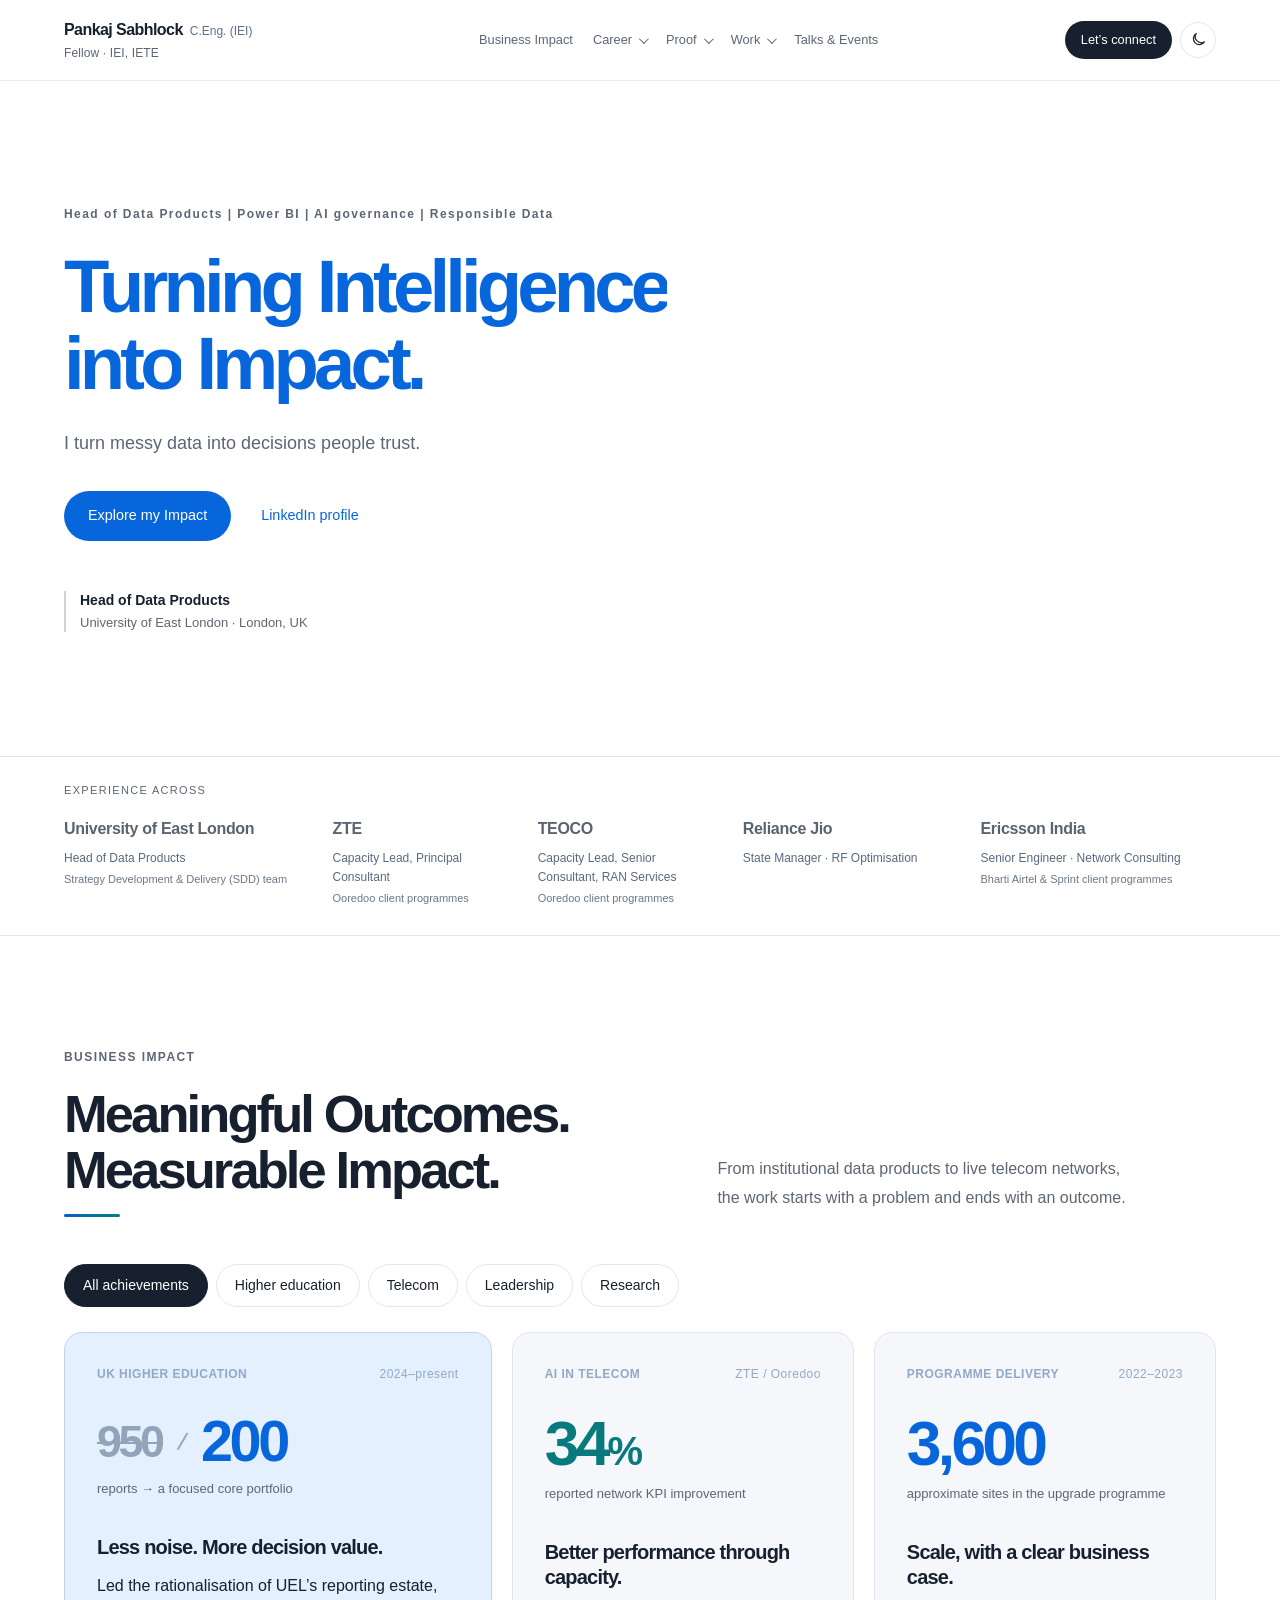
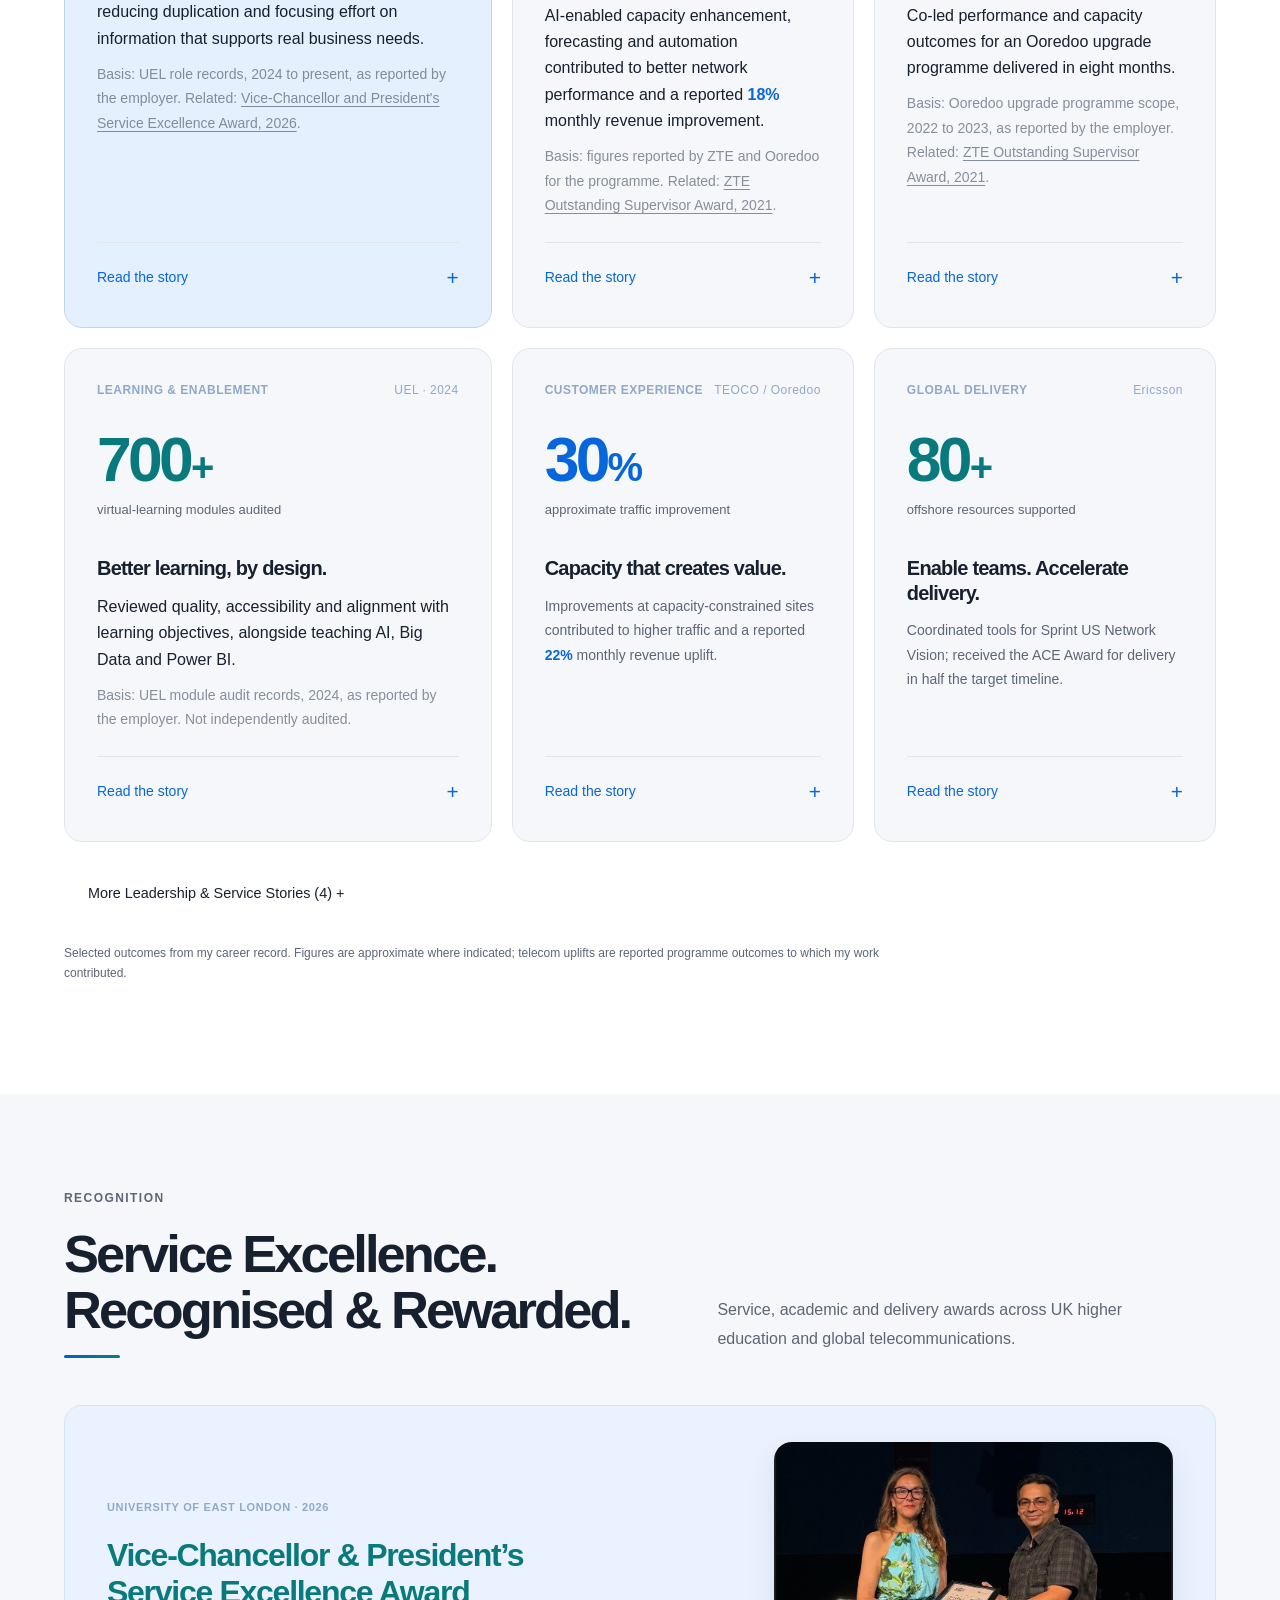
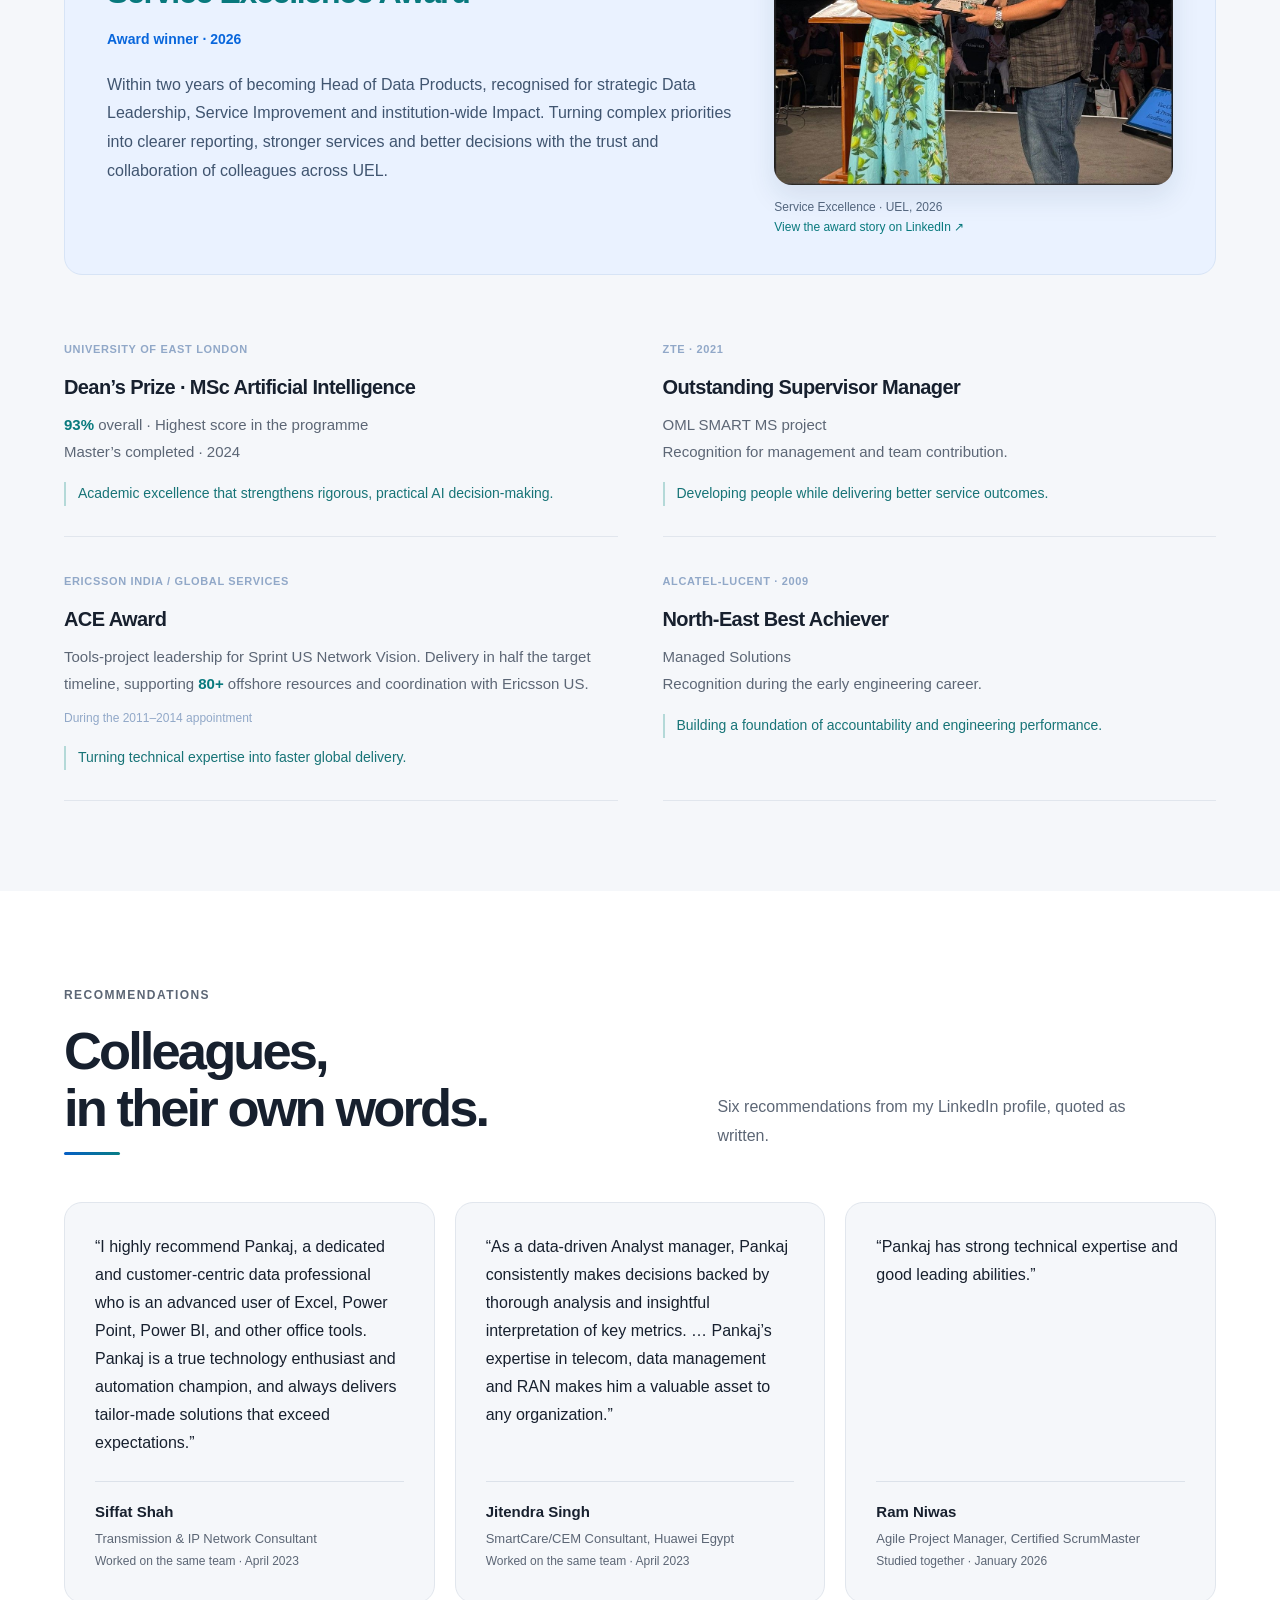
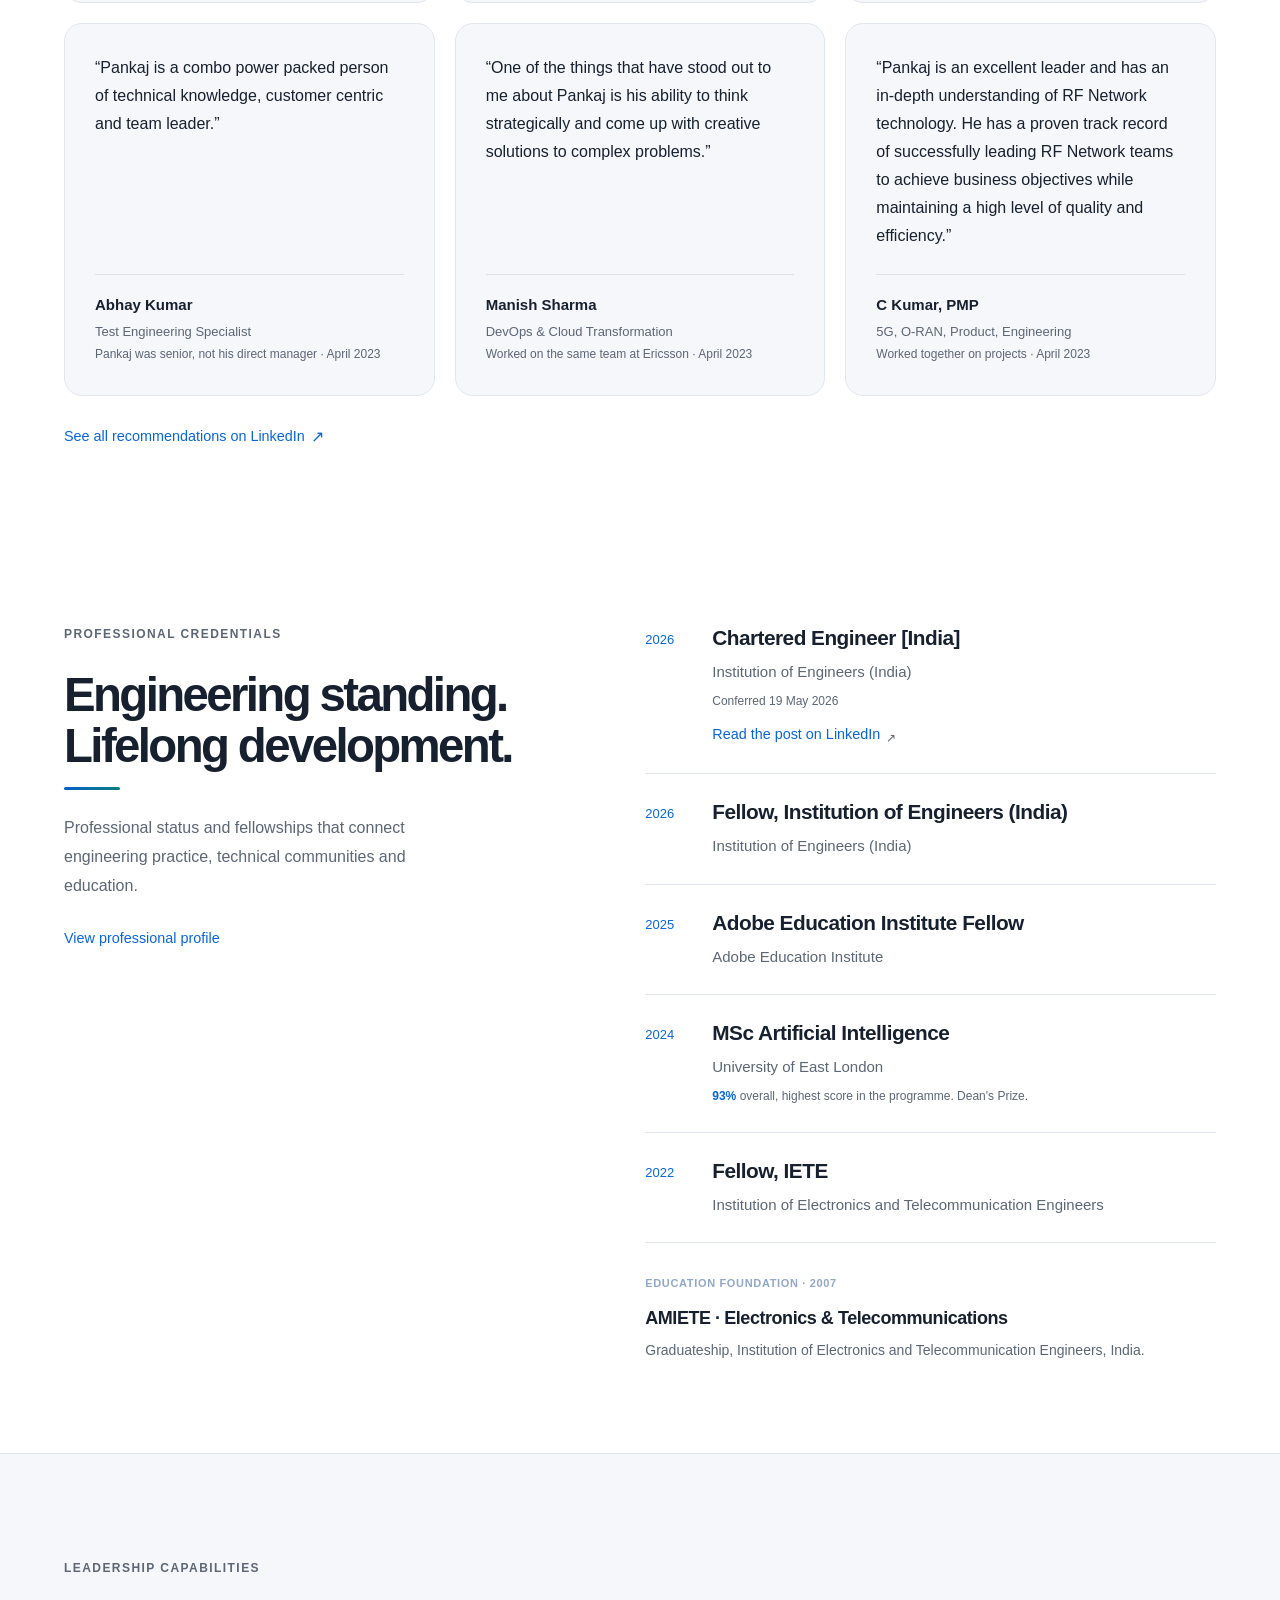
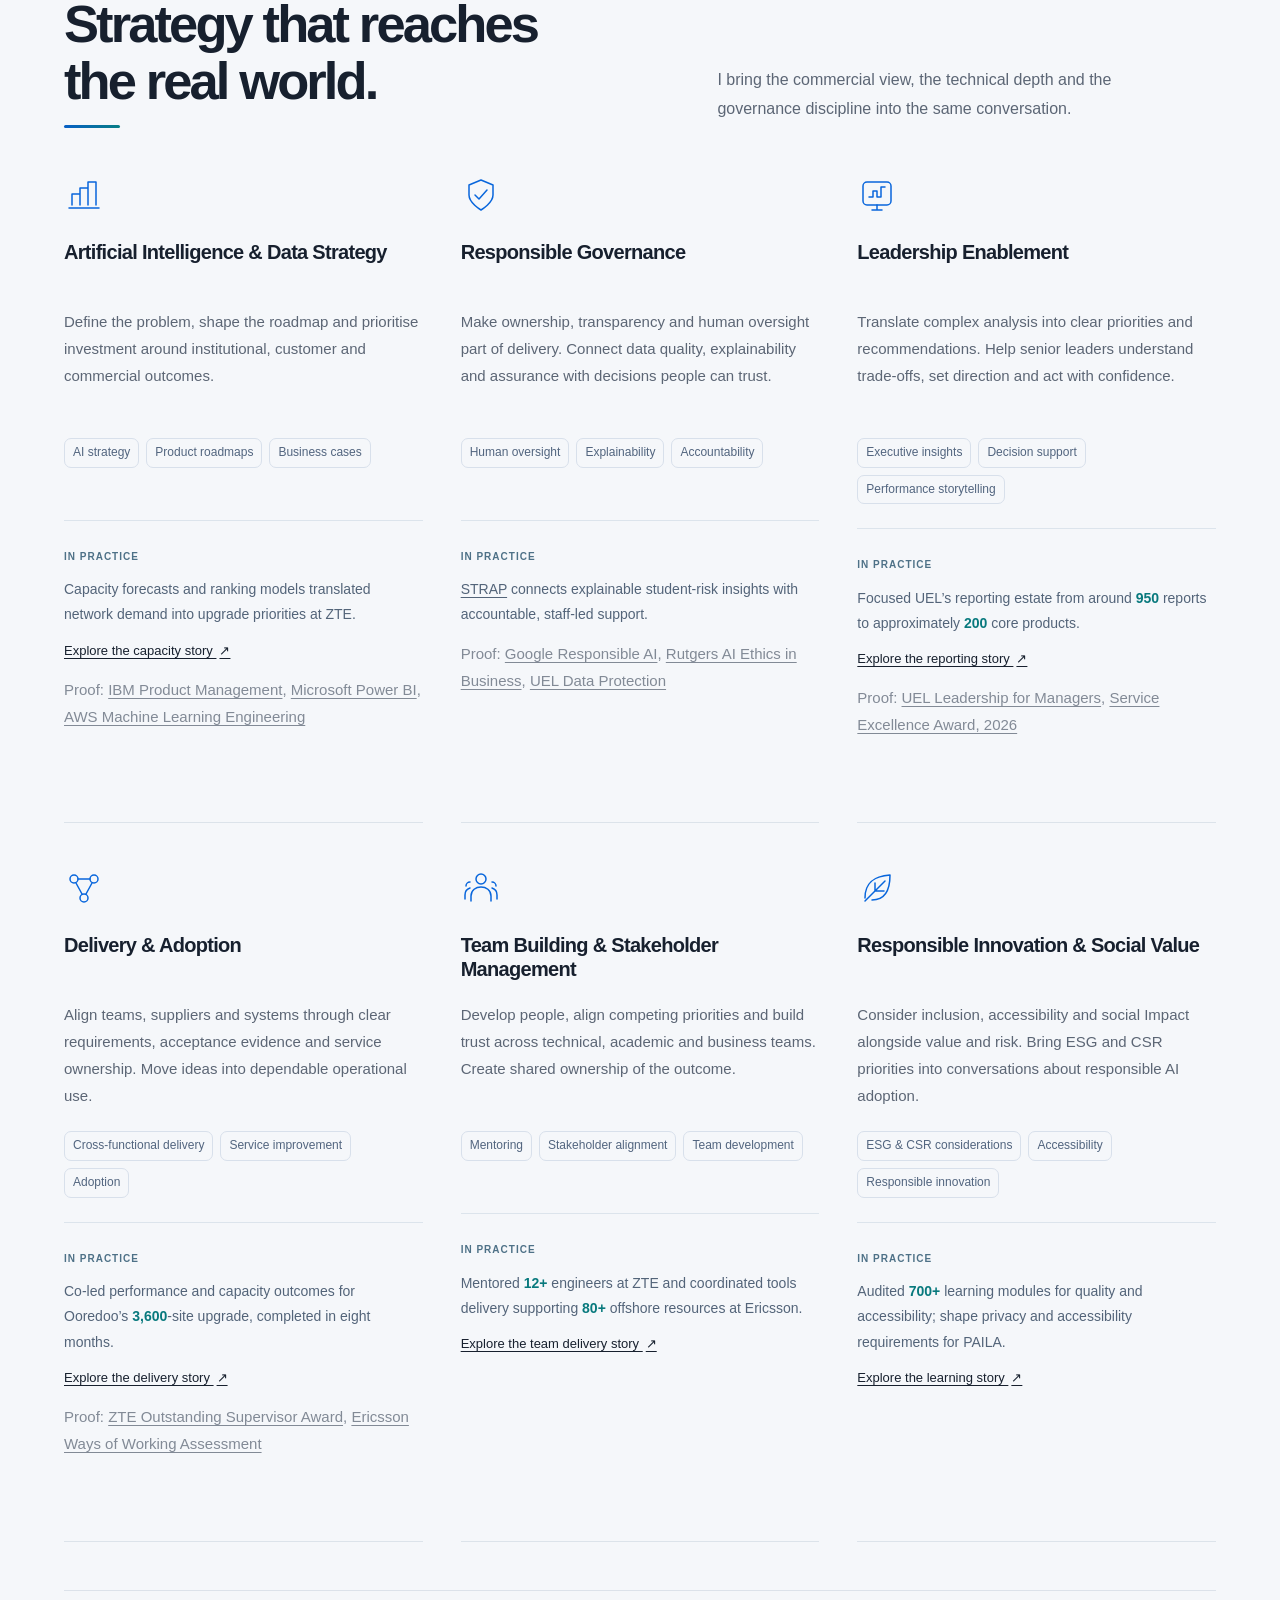
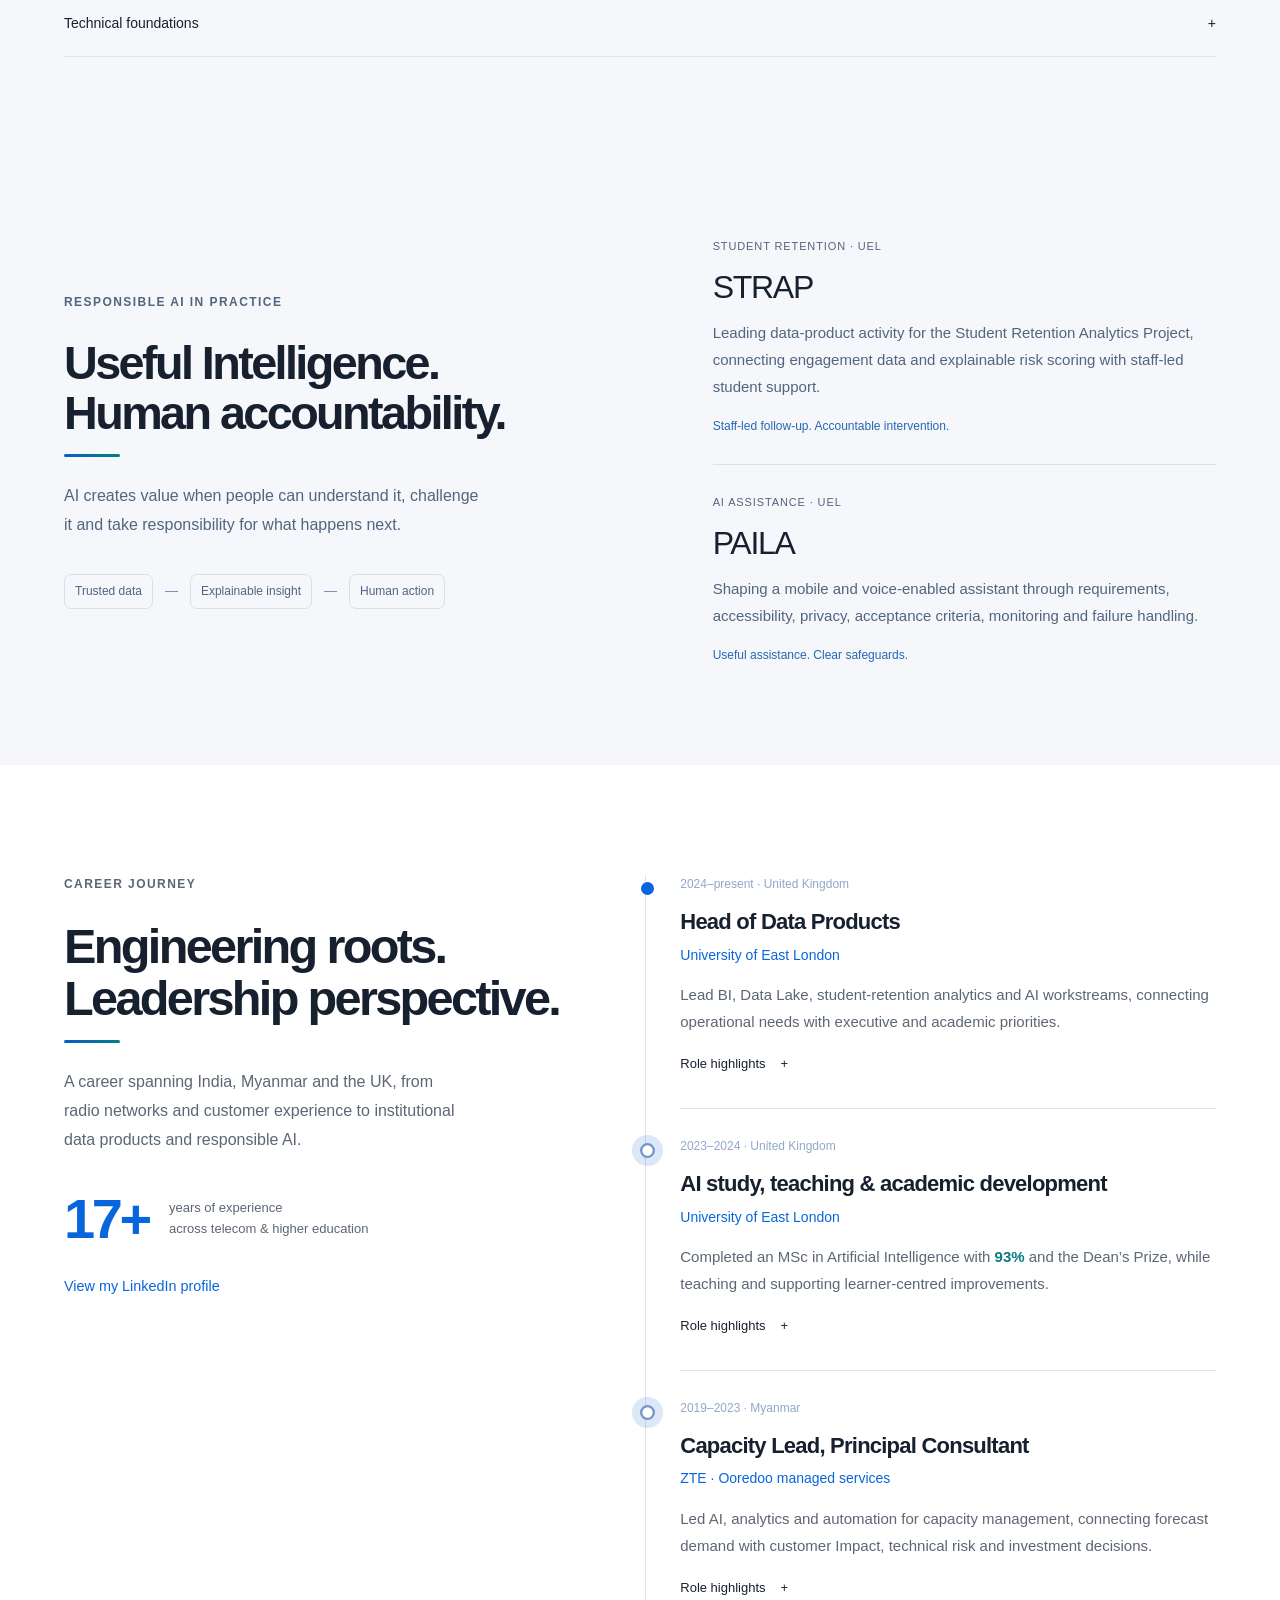
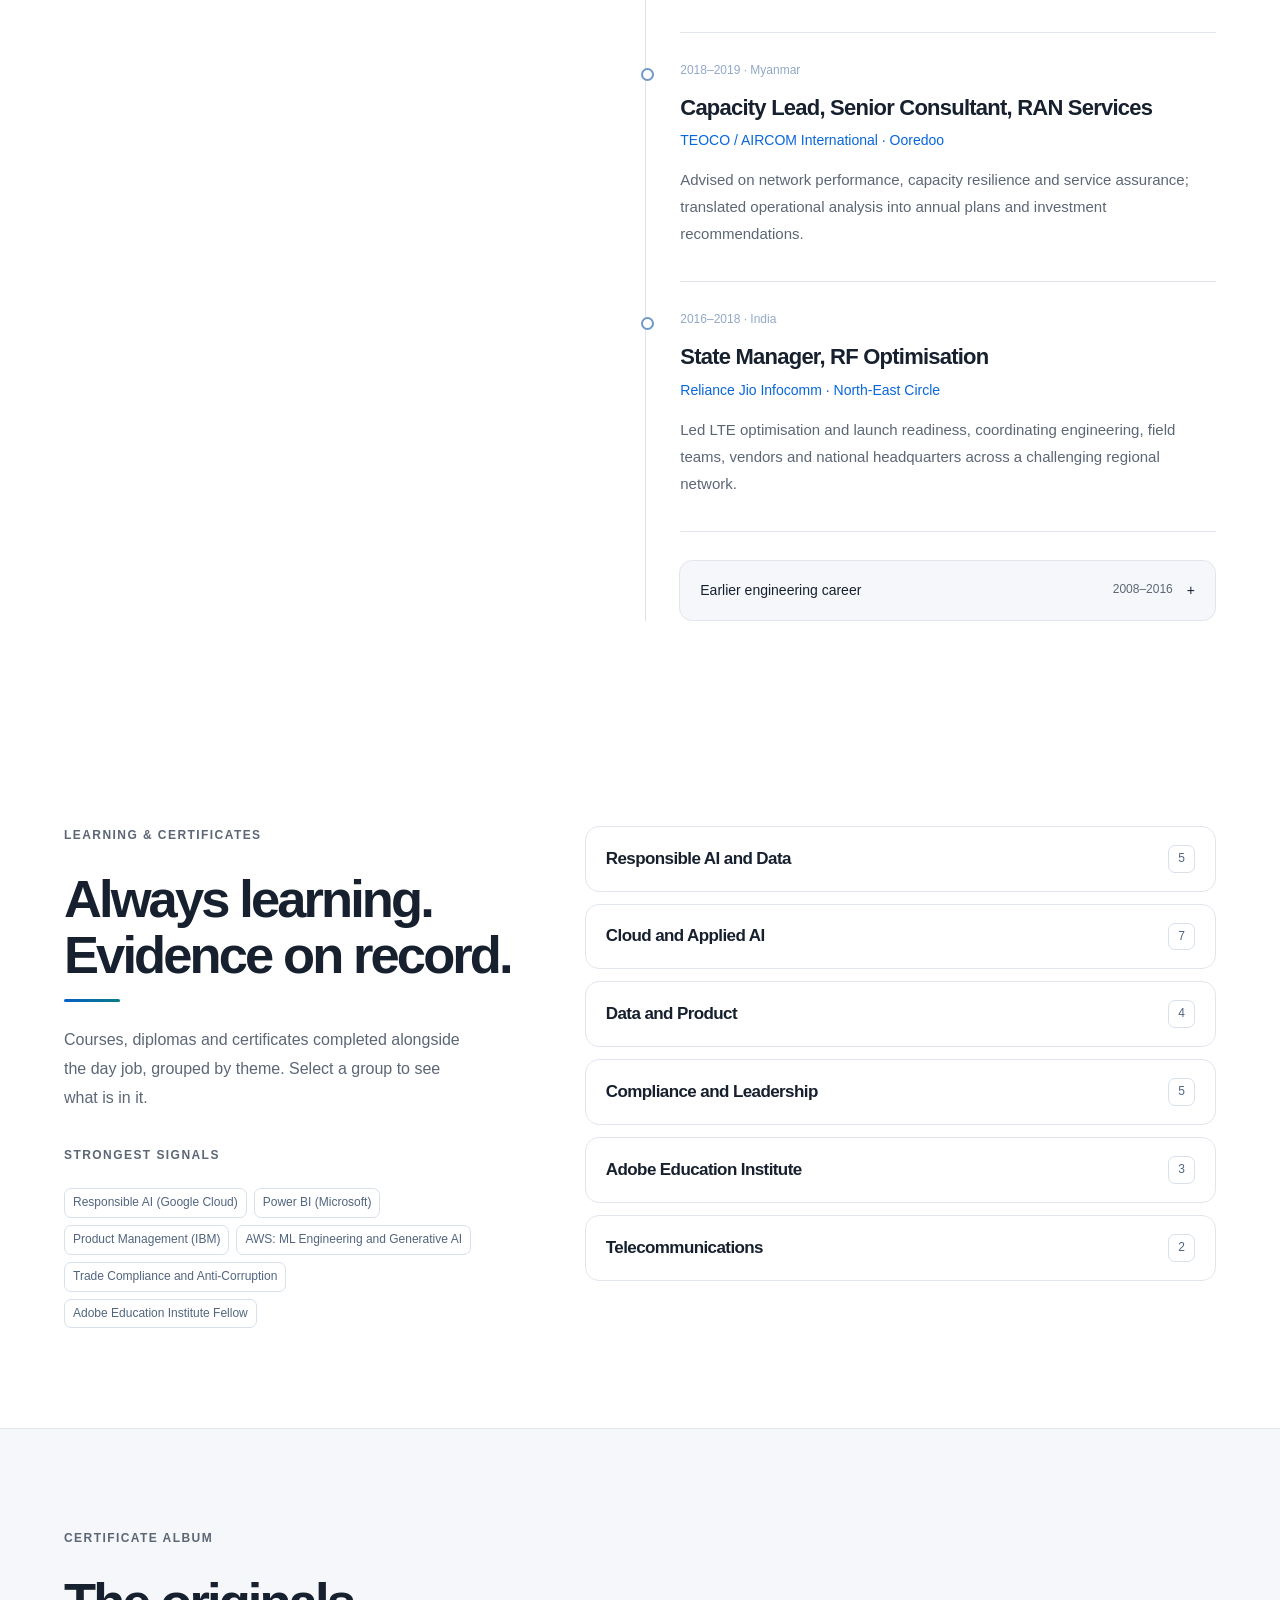
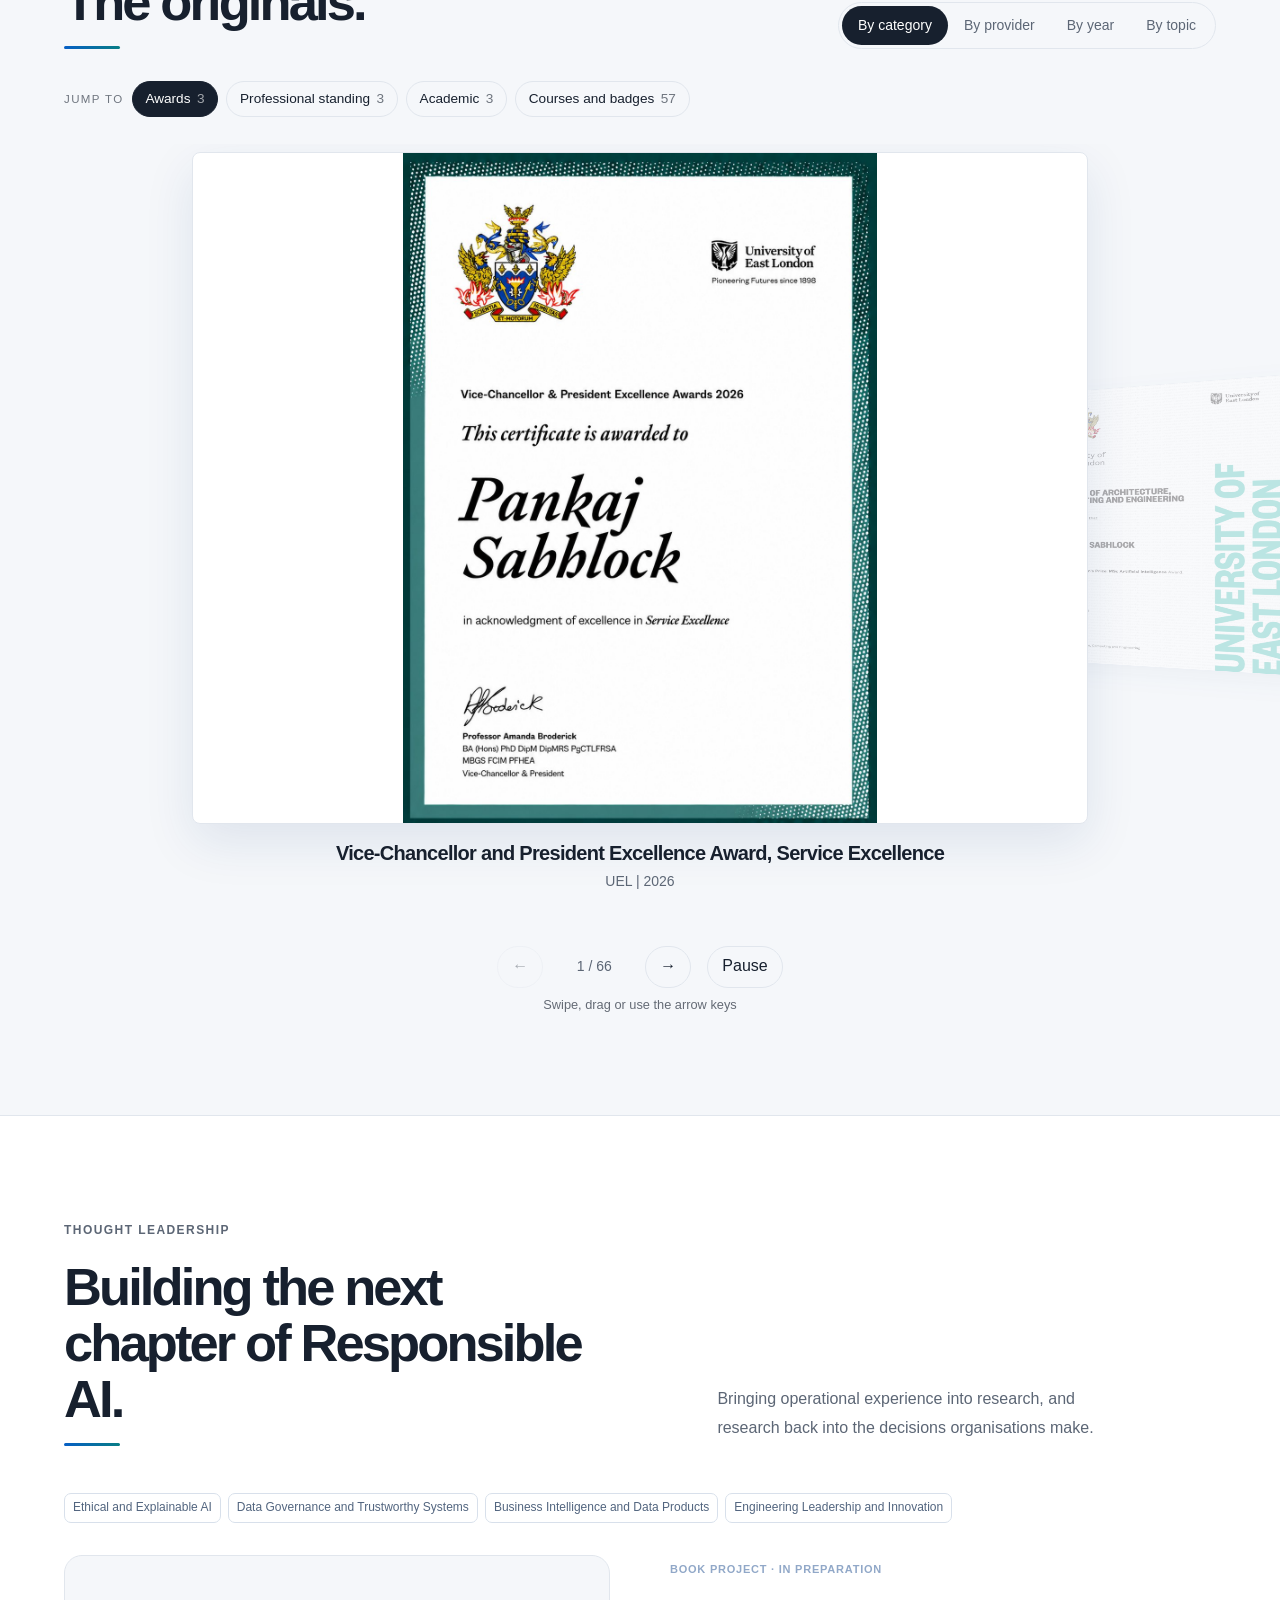
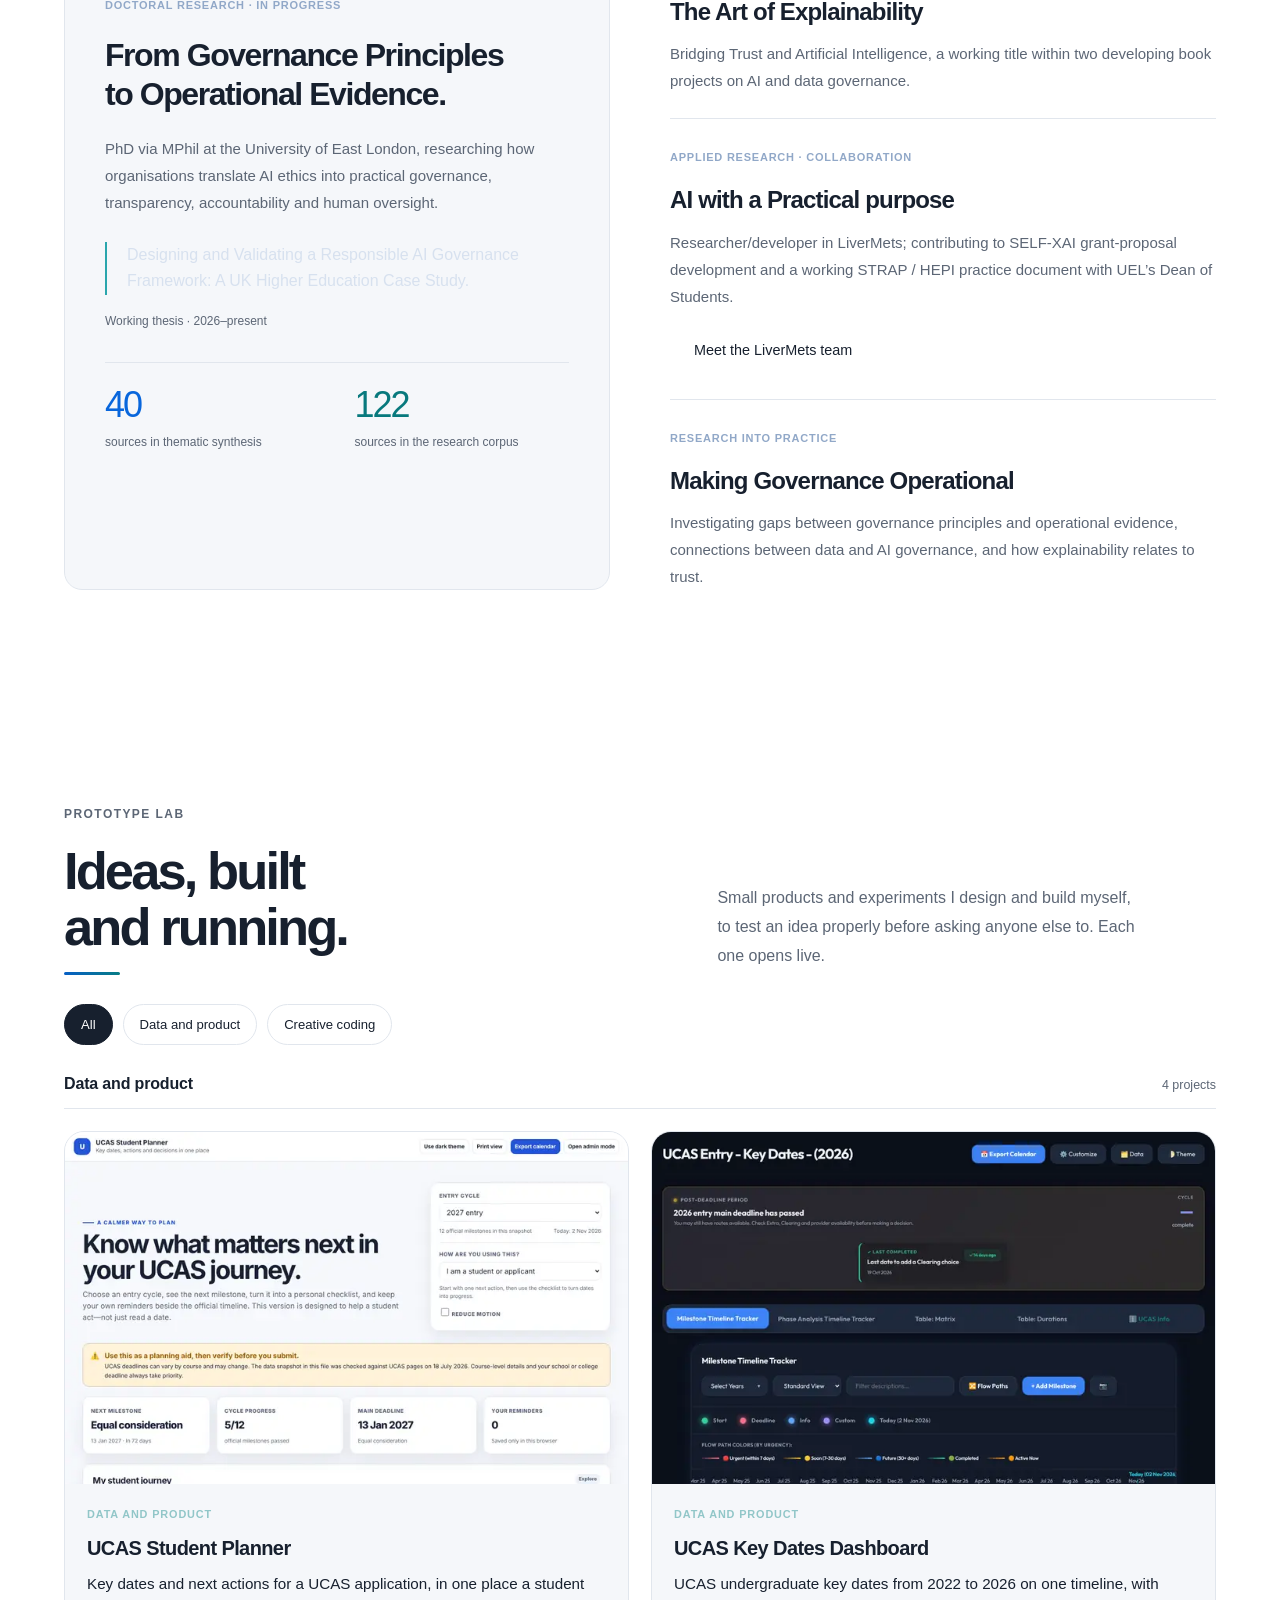
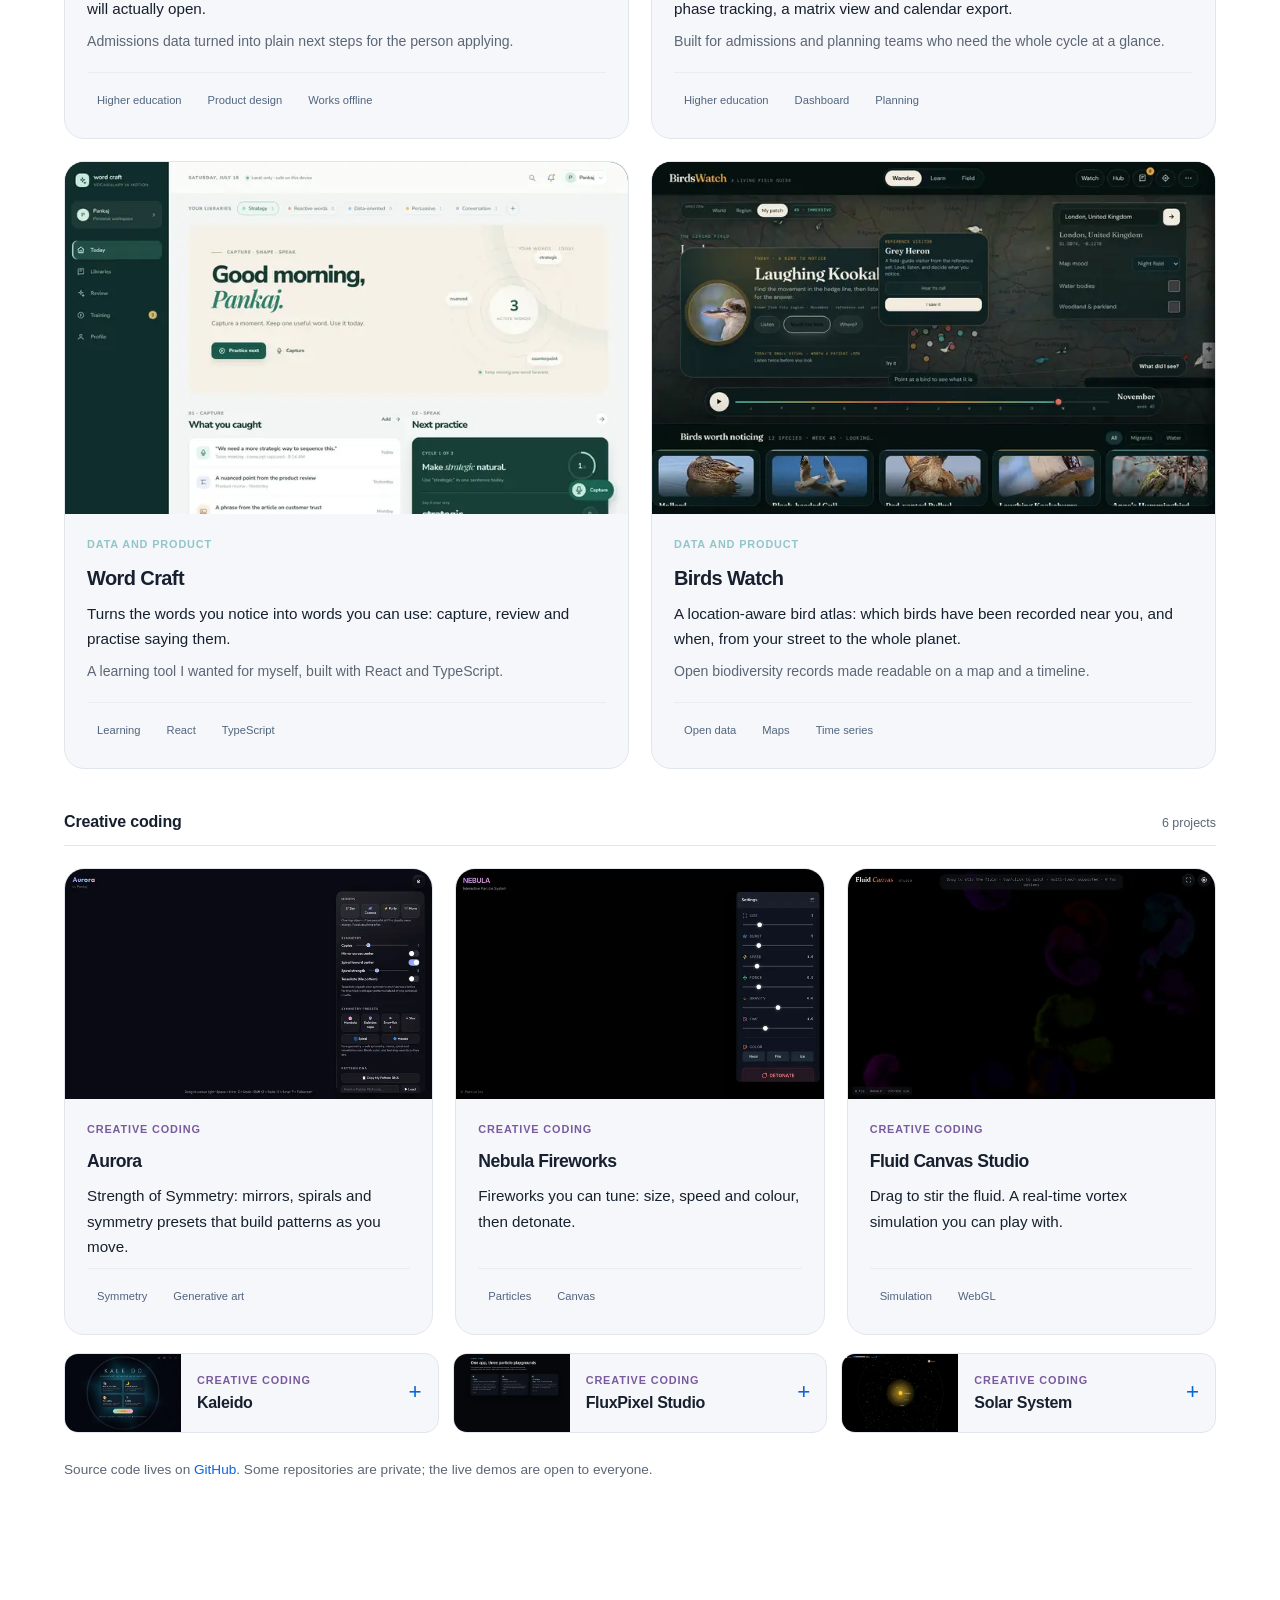
<file: index.html>
<!doctype html>
<html lang="en-GB">
<head>
  <meta charset="utf-8">
  <meta name="viewport" content="width=device-width, initial-scale=1">
  <meta name="theme-color" content="#0f1b33">
  <title>Pankaj Sabhlock | AI, Data & Leadership</title>
  <meta name="description" content="Pankaj Sabhlock, Head of Data Products at the University of East London. AI and data strategy, responsible AI and governance, and measurable impact across telecom and UK higher education.">
  <meta property="og:title" content="Pankaj Sabhlock | AI, Data & Leadership">
  <meta property="og:description" content="Turning Intelligence into Impact. Explore achievements in data products, telecom transformation, responsible AI and leadership enablement.">
  <meta property="og:type" content="website"><meta property="og:url" content="https://pankajsabhlock.github.io/"><meta property="og:image" content="https://pankajsabhlock.github.io/assets/share.jpg"><meta property="og:image:width" content="1200"><meta property="og:image:height" content="630"><meta property="og:image:alt" content="Pankaj Sabhlock, Head of Data Products. I turn messy data into decisions people trust."><meta name="twitter:card" content="summary_large_image"><meta name="twitter:image" content="https://pankajsabhlock.github.io/assets/share.jpg">
  <link rel="icon" type="image/svg+xml" href="data:image/svg+xml,%3Csvg xmlns='http://www.w3.org/2000/svg' viewBox='0 0 64 64'%3E%3Crect width='64' height='64' rx='16' fill='%23101a2c'/%3E%3Ctext x='32' y='41' text-anchor='middle' font-family='Arial,sans-serif' font-size='25' font-weight='600' fill='white'%3EPS%3C/text%3E%3C/svg%3E">
  <link rel="stylesheet" href="site.css?v=20261116-projects">
<script type="application/ld+json">{"@context":"https://schema.org","@type":"Person","name":"Pankaj Sabhlock","honorificSuffix":"C.Eng. (IEI)","jobTitle":"Head of Data Products","description":"Head of Data Products at the University of East London. AI and data strategy, responsible governance and BI leadership across UK higher education and telecom.","url":"https://pankajsabhlock.github.io/","image":"https://pankajsabhlock.github.io/portrait.png","worksFor":{"@type":"CollegeOrUniversity","name":"University of East London","url":"https://www.uel.ac.uk/"},"alumniOf":{"@type":"CollegeOrUniversity","name":"University of East London"},"address":{"@type":"PostalAddress","addressLocality":"London","addressCountry":"GB"},"knowsAbout":["Artificial intelligence","Data strategy","Data governance","Responsible AI","Business intelligence","Power BI","Data products","Telecom capacity planning"],"sameAs":["https://www.linkedin.com/in/pankajsabhlock","https://github.com/PankajSabhlock"]}</script>
</head>
<body>
  <a class="skip-link" href="#main">Skip to content</a>
  <header class="site-header">
    <div class="nav-shell">
      <a class="identity" href="#home" aria-label="Pankaj Sabhlock, Chartered Engineer India, Fellow of IEI and IETE, home"><span class="identity-copy"><span class="name-line"><span class="person-name">Pankaj Sabhlock</span><span class="honorific">C.Eng. (IEI)</span></span><span class="fellow-caption" title="Fellow of the Institution of Engineers (India) and the Institution of Electronics and Telecommunication Engineers">Fellow · IEI, IETE</span></span></a>
      <nav class="desktop-nav" aria-label="Main navigation"><a href="#impact">Business Impact</a><a href="#journey">Career Journey</a><a href="#expertise">Leadership Capabilities</a><a href="#recognition">Recognition</a><a href="#recommendations">Recommendations</a><a href="#credentials">Professional Credentials</a><a href="#learning">Learning &amp; Certificates</a><a href="#research">Thought Leadership</a><a href="#lab">Prototype Lab</a><a href="#speaking">Talks &amp; Events</a></nav>
      <div class="header-actions">
        <a class="nav-contact" href="#connect">Let’s connect</a>
        <button type="button" class="theme-toggle" id="theme-toggle" aria-label="Switch to light mode" title="Switch to light mode"><svg class="theme-icon theme-icon-sun" viewBox="0 0 24 24" aria-hidden="true" focusable="false"><circle cx="12" cy="12" r="4"></circle><path d="M12 2v2M12 20v2M4.93 4.93l1.42 1.42M17.65 17.65l1.42 1.42M2 12h2M20 12h2M4.93 19.07l1.42-1.42M17.65 6.35l1.42-1.42"></path></svg><svg class="theme-icon theme-icon-moon" viewBox="0 0 24 24" aria-hidden="true" focusable="false"><path d="M20.5 15.2A8.5 8.5 0 0 1 8.8 3.5 8.5 8.5 0 1 0 20.5 15.2Z"></path></svg></button>
        <button class="menu-toggle" aria-label="Open menu" aria-expanded="false" aria-controls="mobile-nav"><span></span><span></span></button>
      </div>
    </div>
    <nav id="mobile-nav" class="mobile-nav" aria-label="Mobile navigation" hidden><a href="#impact">Business Impact</a><a href="#recognition">Recognition</a><a href="#recommendations">Recommendations</a><a href="#credentials">Professional Credentials</a><a href="#expertise">Leadership Capabilities</a><a href="#journey">Career Journey</a><a href="#learning">Learning &amp; Certificates</a><a href="#research">Thought Leadership</a><a href="#lab">Prototype Lab</a><a href="#speaking">Talks &amp; Events</a><a href="#connect">Let’s connect</a></nav>
  </header>
  <div class="section-title-bar" aria-hidden="true"><div class="section-shell"><span class="sticky-section-label"></span><span class="sticky-section-title"></span></div></div>
  <main id="main">
    <section class="hero section-shell" id="home">
      <div class="hero-content">
        <p class="eyebrow">Head of Data Products | Power BI | AI governance | Responsible Data</p>
        <h1>Turning Intelligence <br>into <span>Impact.</span></h1>
        <p class="hero-description">I turn messy data into decisions people trust.</p>
        <div class="hero-actions"><a class="button button-primary" href="#impact">Explore my Impact</a><a class="text-link" href="https://www.linkedin.com/in/pankajsabhlock" target="_blank" rel="noopener noreferrer">LinkedIn profile</a></div>
        <div class="current-role"><span class="role-rule"></span><div><strong>Head of Data Products</strong><span>University of East London · London, UK</span></div></div>
      </div>
      <div class="intelligence-visual" role="group" aria-label="Animated icons connecting Data, Artificial Intelligence and Governance with human purpose">
        <canvas id="intelligence-canvas" aria-hidden="true"></canvas>
        <div class="network-centre"><span>HUMAN PURPOSE</span><strong>Intelligence <br>that Empowers.</strong></div>
        <span class="orbit-label orbit-data"><span class="orbit-glass"><img class="orbit-icon orbit-raster orbit-data-asset" src="assets/data-computer.webp" alt="" width="400" height="400" decoding="async"><img class="orbit-chart" src="assets/data-chart.webp" alt="" width="400" height="400" decoding="async"></span><span>Data</span></span>
        <span class="orbit-label orbit-ai"><span class="orbit-glass"><img class="orbit-icon orbit-raster orbit-ai-asset" src="assets/intelligence-3d.png" alt="" width="1280" height="1280" decoding="async"><img class="orbit-chart orbit-badge orbit-badge-left" src="assets/ai-sparkle.svg" alt="" width="64" height="64" decoding="async"></span><span>Artificial Intelligence</span></span>
        <span class="orbit-label orbit-governance"><span class="orbit-glass"><img class="orbit-icon orbit-raster orbit-governance-asset" src="assets/governance-shield.webp" alt="" width="400" height="400" decoding="async"><img class="orbit-chart orbit-badge" src="assets/governance-scales.svg" alt="" width="64" height="64" decoding="async"></span><span>Governance</span></span>
        <div class="visual-caption">CONNECTED THINKING. ACCOUNTABLE ACTION.</div>
      </div>
    </section>
    <div class="experience-strip section-shell"><p>Experience across</p><div>
      <span>University of East London<span class="association">Head of Data Products</span><span class="client-context">Strategy Development &amp; Delivery (SDD) team</span></span>
      <span>ZTE<span class="association">Capacity Lead, Principal Consultant</span><span class="client-context">Ooredoo client programmes</span></span>
      <span>TEOCO<span class="association">Capacity Lead, Senior Consultant, RAN Services</span><span class="client-context">Ooredoo client programmes</span></span>
      <span>Reliance Jio<span class="association">State Manager · RF Optimisation</span></span>
      <span>Ericsson India<span class="association">Senior Engineer · Network Consulting</span><span class="client-context">Bharti Airtel &amp; Sprint client programmes</span></span>
    </div></div>
    <section class="impact-section section-shell" id="impact">
      <div class="section-heading"><p class="eyebrow">BUSINESS IMPACT</p><h2>Meaningful Outcomes. <br>Measurable Impact.</h2><p>From institutional data products to live telecom networks, the work starts with a problem and ends with an outcome.</p></div>
      <div class="impact-filters" role="group" aria-label="Filter achievements"><button class="filter active" data-filter="all" aria-pressed="true">All achievements</button><button class="filter" data-filter="education" aria-pressed="false">Higher education</button><button class="filter" data-filter="telecom" aria-pressed="false">Telecom</button><button class="filter" data-filter="leadership" aria-pressed="false">Leadership</button><button class="filter" data-filter="research" aria-pressed="false">Research</button></div>
      <p class="visually-hidden" id="filter-status" aria-live="polite"></p>
      <div class="impact-grid">
        <article class="impact-card impact-card-wide" data-domain="education"><div class="card-top"><span class="category">UK HIGHER EDUCATION</span><span class="card-year">2024–present</span></div><div class="report-metric"><span class="old-metric">950</span><span class="metric-divider" aria-hidden="true">/</span><span>200</span></div><p class="metric-caption">reports → a focused core portfolio</p><h3>Less noise. More decision value.</h3><p>Led the rationalisation of UEL’s reporting estate, reducing duplication and focusing effort on information that supports real business needs.</p><p class="impact-basis">Basis: UEL role records, 2024 to present, as reported by the employer. Related: <a href="#recognition">Vice-Chancellor and President's Service Excellence Award, 2026</a>.</p><a class="story-button" href="stories/reporting/" data-story="reporting" aria-haspopup="dialog">Read the story <span aria-hidden="true">+</span></a></article>
        <article class="impact-card" data-domain="telecom"><div class="card-top"><span class="category">AI IN TELECOM</span><span class="card-year">ZTE / Ooredoo</span></div><div class="big-metric">34<span>%</span></div><p class="metric-caption">reported network KPI improvement</p><h3>Better performance through capacity.</h3><p>AI-enabled capacity enhancement, forecasting and automation contributed to better network performance and a reported <span class="number-highlight">18%</span> monthly revenue improvement.</p><p class="impact-basis">Basis: figures reported by ZTE and Ooredoo for the programme. Related: <a href="#certificates" data-cert="c37">ZTE Outstanding Supervisor Award, 2021</a>.</p><a class="story-button" href="stories/capacity/" data-story="capacity" aria-haspopup="dialog">Read the story <span aria-hidden="true">+</span></a></article>
        <article class="impact-card" data-domain="telecom"><div class="card-top"><span class="category">PROGRAMME DELIVERY</span><span class="card-year">2022–2023</span></div><div class="big-metric">3,600</div><p class="metric-caption">approximate sites in the upgrade programme</p><h3>Scale, with a clear business case.</h3><p>Co-led performance and capacity outcomes for an Ooredoo upgrade programme delivered in eight months.</p><p class="impact-basis">Basis: Ooredoo upgrade programme scope, 2022 to 2023, as reported by the employer. Related: <a href="#certificates" data-cert="c37">ZTE Outstanding Supervisor Award, 2021</a>.</p><a class="story-button" href="stories/upgrade/" data-story="upgrade" aria-haspopup="dialog">Read the story <span aria-hidden="true">+</span></a></article>
        <article class="impact-card" data-domain="education"><div class="card-top"><span class="category">LEARNING & ENABLEMENT</span><span class="card-year">UEL · 2024</span></div><div class="big-metric">700<span>+</span></div><p class="metric-caption">virtual-learning modules audited</p><h3>Better learning, by design.</h3><p>Reviewed quality, accessibility and alignment with learning objectives, alongside teaching AI, Big Data and Power BI.</p><p class="impact-basis">Basis: UEL module audit records, 2024, as reported by the employer. Not independently audited.</p><a class="story-button" href="stories/learning/" data-story="learning" aria-haspopup="dialog">Read the story <span aria-hidden="true">+</span></a></article>
        <article class="impact-card" data-domain="telecom"><div class="card-top"><span class="category">CUSTOMER EXPERIENCE</span><span class="card-year">TEOCO / Ooredoo</span></div><div class="big-metric">30<span>%</span></div><p class="metric-caption">approximate traffic improvement</p><h3>Capacity that creates value.</h3><p>Improvements at capacity-constrained sites contributed to higher traffic and a reported <span class="number-highlight">22%</span> monthly revenue uplift.</p><a class="story-button" href="stories/consulting/" data-story="consulting" aria-haspopup="dialog">Read the story <span aria-hidden="true">+</span></a></article>
        <article class="impact-card" data-domain="telecom"><div class="card-top"><span class="category">GLOBAL DELIVERY</span><span class="card-year">Ericsson</span></div><div class="big-metric">80<span>+</span></div><p class="metric-caption">offshore resources supported</p><h3>Enable teams. Accelerate delivery.</h3><p>Coordinated tools for Sprint US Network Vision; received the ACE Award for delivery in half the target timeline.</p><a class="story-button" href="stories/ericsson/" data-story="ericsson" aria-haspopup="dialog">Read the story <span aria-hidden="true">+</span></a></article>
        <article class="impact-card" data-domain="telecom" hidden><div class="card-top"><span class="category">CUSTOMER SERVICE</span><span class="card-year">S TEL · 2010–2011</span></div><div class="big-metric">100<span>%</span></div><p class="metric-caption">customer-complaint SLA requirements achieved</p><h3>Customer Trust. Service Accountability.</h3><p>Aligned network planning, performance and complaint resolution around dependable service and clear commitments.</p><a class="story-button" href="stories/service/" data-story="service" aria-haspopup="dialog">Read the story <span aria-hidden="true">+</span></a></article>
        <article class="impact-card" data-domain="leadership" hidden><div class="card-top"><span class="category">STAKEHOLDER ALIGNMENT</span><span class="card-year">UEL · March 2026 onward</span></div><div class="big-metric">0</div><p class="metric-caption">reporting service escalations from March 2026</p><h3>Shared Priorities. Clear Ownership.</h3><p>Strengthened service ownership and cross-team coordination, moving from daily escalations in January to none from March 2026.</p><a class="story-button" href="stories/stakeholders/" data-story="stakeholders" aria-haspopup="dialog">Read the story <span aria-hidden="true">+</span></a></article>
        <article class="impact-card" data-domain="leadership" hidden><div class="card-top"><span class="category">TEAM DEVELOPMENT</span><span class="card-year">ZTE / Ooredoo</span></div><div class="big-metric">12<span>+</span></div><p class="metric-caption">engineers mentored</p><h3>Build Capability. Strengthen Delivery.</h3><p>Developed engineers through practical analytical work, operational problem-solving and clear recommendations to senior management.</p><a class="story-button" href="stories/mentoring/" data-story="mentoring" aria-haspopup="dialog">Read the story <span aria-hidden="true">+</span></a></article>
        <article class="impact-card" data-domain="research" hidden><div class="card-top"><span class="category">RESPONSIBLE AI RESEARCH</span><span class="card-year">UEL · In progress</span></div><div class="big-metric">122</div><p class="metric-caption">sources in the research corpus</p><h3>Research that Informs Responsible Strategy.</h3><p>A <span class="number-highlight">40-source</span> thematic synthesis informs doctoral work connecting governance principles with operational evidence in UK higher education.</p><a class="story-button" href="stories/research/" data-story="research" aria-haspopup="dialog">Read the story <span aria-hidden="true">+</span></a></article>
      </div>
      <button class="more-stories button button-secondary" aria-expanded="false">More Leadership &amp; Service Stories (4) <span aria-hidden="true">+</span></button>
      <p class="impact-note">Selected outcomes from my career record. Figures are approximate where indicated; telecom uplifts are reported programme outcomes to which my work contributed.</p>
    </section>
    <section class="recognition-section" id="recognition"><div class="section-shell"><div class="section-heading"><p class="eyebrow">RECOGNITION</p><h2>Service Excellence. <br>Recognised &amp; Rewarded.</h2><p>Service, academic and delivery awards across UK higher education and global telecommunications.</p></div>
      <div class="award-feature"><div><span class="award-label">UNIVERSITY OF EAST LONDON · 2026</span><h3>Vice-Chancellor & President’s <br>Service Excellence Award</h3><p class="award-result">Award winner · 2026</p><p class="award-story">Within two years of becoming Head of Data Products, recognised for strategic Data Leadership, Service Improvement and institution-wide Impact. Turning complex priorities into clearer reporting, stronger services and better decisions with the trust and collaboration of colleagues across UEL.</p></div><figure class="award-photo"><a href="award-photo.jpg" target="_blank" rel="noopener" aria-label="View the full award presentation photograph"><img src="award-photo.jpg" alt="Pankaj Sabhlock receiving his UEL Service Excellence award at the presentation ceremony" width="1061" height="913" loading="lazy"></a><figcaption>Service Excellence · UEL, 2026 <br><a href="https://www.linkedin.com/posts/pankajsabhlock_i-am-deeply-honoured-to-share-that-i-received-activity-7475664114514636800-vaet" target="_blank" rel="noopener noreferrer">View the award story on LinkedIn ↗</a></figcaption></figure></div>
      <div class="recognition-grid"><article><span class="award-label">UNIVERSITY OF EAST LONDON</span><h3>Dean’s Prize · MSc Artificial Intelligence</h3><p><span class="number-highlight">93%</span> overall · Highest score in the programme <br>Master’s completed · 2024</p><p class="award-value">Academic excellence that strengthens rigorous, practical AI decision-making.</p></article><article><span class="award-label">ZTE · 2021</span><h3>Outstanding Supervisor Manager</h3><p>OML SMART MS project <br>Recognition for management and team contribution.</p><p class="award-value">Developing people while delivering better service outcomes.</p></article><article><span class="award-label">ERICSSON INDIA / GLOBAL SERVICES</span><h3>ACE Award</h3><p>Tools-project leadership for Sprint US Network Vision. Delivery in half the target timeline, supporting <span class="number-highlight">80+</span> offshore resources and coordination with Ericsson US.</p><span class="award-period">During the 2011–2014 appointment</span><p class="award-value">Turning technical expertise into faster global delivery.</p></article><article><span class="award-label">ALCATEL-LUCENT · 2009</span><h3>North-East Best Achiever</h3><p>Managed Solutions <br>Recognition during the early engineering career.</p><p class="award-value">Building a foundation of accountability and engineering performance.</p></article></div>
    </div></section>
    <section class="recs-section section-shell" id="recommendations" aria-labelledby="recs-title"><div class="section-heading"><p class="eyebrow">RECOMMENDATIONS</p><h2 id="recs-title">Colleagues, <br>in their own words.</h2><p>Six recommendations from my LinkedIn profile, quoted as written.</p></div>
<div class="recs-grid">
<figure class="rec-card"><blockquote>“I highly recommend Pankaj, a dedicated and customer-centric data professional who is an advanced user of Excel, Power Point, Power BI, and other office tools. Pankaj is a true technology enthusiast and automation champion, and always delivers tailor-made solutions that exceed expectations.”</blockquote><figcaption><strong>Siffat Shah</strong><span>Transmission &amp; IP Network Consultant</span><small>Worked on the same team · April 2023</small></figcaption></figure>
<figure class="rec-card"><blockquote>“As a data-driven Analyst manager, Pankaj consistently makes decisions backed by thorough analysis and insightful interpretation of key metrics. … Pankaj’s expertise in telecom, data management and RAN makes him a valuable asset to any organization.”</blockquote><figcaption><strong>Jitendra Singh</strong><span>SmartCare/CEM Consultant, Huawei Egypt</span><small>Worked on the same team · April 2023</small></figcaption></figure>
<figure class="rec-card"><blockquote>“Pankaj has strong technical expertise and good leading abilities.”</blockquote><figcaption><strong>Ram Niwas</strong><span>Agile Project Manager, Certified ScrumMaster</span><small>Studied together · January 2026</small></figcaption></figure>
<figure class="rec-card"><blockquote>“Pankaj is a combo power packed person of technical knowledge, customer centric and team leader.”</blockquote><figcaption><strong>Abhay Kumar</strong><span>Test Engineering Specialist</span><small>Pankaj was senior, not his direct manager · April 2023</small></figcaption></figure>
<figure class="rec-card"><blockquote>“One of the things that have stood out to me about Pankaj is his ability to think strategically and come up with creative solutions to complex problems.”</blockquote><figcaption><strong>Manish Sharma</strong><span>DevOps &amp; Cloud Transformation</span><small>Worked on the same team at Ericsson · April 2023</small></figcaption></figure>
<figure class="rec-card"><blockquote>“Pankaj is an excellent leader and has an in-depth understanding of RF Network technology. He has a proven track record of successfully leading RF Network teams to achieve business objectives while maintaining a high level of quality and efficiency.”</blockquote><figcaption><strong>C Kumar, PMP</strong><span>5G, O-RAN, Product, Engineering</span><small>Worked together on projects · April 2023</small></figcaption></figure>
</div><a class="text-link recs-more" href="https://www.linkedin.com/in/pankajsabhlock" target="_blank" rel="noopener noreferrer">See all recommendations on LinkedIn <span class="external-mark" aria-hidden="true">↗</span></a></section>
<section class="credentials-section section-shell" id="credentials"><div class="credentials-intro"><p class="eyebrow">PROFESSIONAL CREDENTIALS</p><h2>Engineering standing. <br>Lifelong development.</h2><p>Professional status and fellowships that connect engineering practice, technical communities and education.</p><a class="text-link" href="https://www.linkedin.com/in/pankajsabhlock" target="_blank" rel="noopener noreferrer">View professional profile</a></div><div class="credential-list"><article><div class="credential-year">2026</div><div><h3>Chartered Engineer [India]</h3><p>Institution of Engineers (India)</p><span>Conferred 19 May 2026</span><a class="text-link" href="https://www.linkedin.com/feed/update/urn:li:activity:7460805004485103616/" target="_blank" rel="noopener noreferrer">Read the post on LinkedIn <span class="external-mark" aria-hidden="true">&#8599;</span></a></div></article><article><div class="credential-year">2026</div><div><h3>Fellow, Institution of Engineers (India)</h3><p>Institution of Engineers (India)</p></div></article><article><div class="credential-year">2025</div><div><h3>Adobe Education Institute Fellow</h3><p>Adobe Education Institute</p></div></article><article><div class="credential-year">2024</div><div><h3>MSc Artificial Intelligence</h3><p>University of East London</p><span><b class="number-highlight">93%</b> overall, highest score in the programme. Dean's Prize.</span></div></article><article><div class="credential-year">2022</div><div><h3>Fellow, IETE</h3><p>Institution of Electronics and Telecommunication Engineers</p></div></article><div class="education-foundation"><span class="award-label">EDUCATION FOUNDATION · 2007</span><h3>AMIETE · Electronics & Telecommunications</h3><p>Graduateship, Institution of Electronics and Telecommunication Engineers, India.</p></div></div></section>
    <section class="expertise-section" id="expertise"><div class="section-shell">
      <div class="section-heading"><p class="eyebrow">LEADERSHIP CAPABILITIES</p><h2>Strategy that reaches <br>the real world.</h2><p>I bring the commercial view, the technical depth and the governance discipline into the same conversation.</p></div>
      <div class="expertise-grid">
        <article class="expertise-item"><svg class="expertise-icon" viewBox="0 0 40 40" aria-hidden="true"><path d="M8 30V19h8v11M16 30V13h8v17M24 30V7h8v23M5 33h30"/></svg><h3>Artificial Intelligence &amp; Data Strategy</h3><p>Define the problem, shape the roadmap and prioritise investment around institutional, customer and commercial outcomes.</p><div class="mini-tags"><span>AI strategy</span><span>Product roadmaps</span><span>Business cases</span></div><div class="expertise-example"><span>IN PRACTICE</span><p>Capacity forecasts and ranking models translated network demand into upgrade priorities at ZTE.</p><a class="example-link" href="stories/capacity/" data-story="capacity">Explore the capacity story <span aria-hidden="true">↗</span></a></div><p class="expertise-proof">Proof: <a href="#certificates" data-cert="c07">IBM Product Management</a>, <a href="#certificates" data-cert="c04">Microsoft Power BI</a>, <a href="#certificates" data-cert="c12">AWS Machine Learning Engineering</a></p></article>
        <article class="expertise-item"><svg class="expertise-icon" viewBox="0 0 40 40" aria-hidden="true"><path d="M20 5 32 10v10c0 8-12 15-12 15S8 28 8 20V10Z"/><path d="m14 20 4 4 8-9"/></svg><h3>Responsible Governance</h3><p>Make ownership, transparency and human oversight part of delivery. Connect data quality, explainability and assurance with decisions people can trust.</p><div class="mini-tags"><span>Human oversight</span><span>Explainability</span><span>Accountability</span></div><div class="expertise-example"><span>IN PRACTICE</span><p><a href="#research">STRAP</a> connects explainable student-risk insights with accountable, staff-led support.</p></div><p class="expertise-proof">Proof: <a href="#certificates" data-cert="c01">Google Responsible AI</a>, <a href="#certificates" data-cert="c08">Rutgers AI Ethics in Business</a>, <a href="#certificates" data-cert="c40">UEL Data Protection</a></p></article>
        <article class="expertise-item"><svg class="expertise-icon" viewBox="0 0 40 40" aria-hidden="true"><rect x="6" y="7" width="28" height="23" rx="4"/><path d="M12 22h4v-6h4v6h4M24 22V12h4M15 35h10M20 30v5"/></svg><h3>Leadership Enablement</h3><p>Translate complex analysis into clear priorities and recommendations. Help senior leaders understand trade-offs, set direction and act with confidence.</p><div class="mini-tags"><span>Executive insights</span><span>Decision support</span><span>Performance storytelling</span></div><div class="expertise-example"><span>IN PRACTICE</span><p>Focused UEL’s reporting estate from around <span class="number-highlight">950</span> reports to approximately <span class="number-highlight">200</span> core products.</p><a class="example-link" href="stories/reporting/" data-story="reporting">Explore the reporting story <span aria-hidden="true">↗</span></a></div><p class="expertise-proof">Proof: <a href="#certificates" data-cert="c39">UEL Leadership for Managers</a>, <a href="#recognition">Service Excellence Award, 2026</a></p></article>
        <article class="expertise-item"><svg class="expertise-icon" viewBox="0 0 40 40" aria-hidden="true"><circle cx="10" cy="11" r="4"/><circle cx="30" cy="11" r="4"/><circle cx="20" cy="30" r="4"/><path d="M14 11h12M12 15l6 11M28 15l-6 11"/></svg><h3>Delivery &amp; Adoption</h3><p>Align teams, suppliers and systems through clear requirements, acceptance evidence and service ownership. Move ideas into dependable operational use.</p><div class="mini-tags"><span>Cross-functional delivery</span><span>Service improvement</span><span>Adoption</span></div><div class="expertise-example"><span>IN PRACTICE</span><p>Co-led performance and capacity outcomes for Ooredoo’s <span class="number-highlight">3,600</span>-site upgrade, completed in eight months.</p><a class="example-link" href="stories/upgrade/" data-story="upgrade">Explore the delivery story <span aria-hidden="true">↗</span></a></div><p class="expertise-proof">Proof: <a href="#certificates" data-cert="c37">ZTE Outstanding Supervisor Award</a>, <a href="#certificates" data-cert="c30">Ericsson Ways of Working Assessment</a></p></article>
        <article class="expertise-item"><svg class="expertise-icon" viewBox="0 0 40 40" aria-hidden="true"><circle cx="20" cy="11" r="5"/><path d="M10 33v-5c0-12 20-12 20 0v5M9 14a4 4 0 0 0-4 4M31 14a4 4 0 0 1 4 4M4 31v-4c0-4 2-6 5-7M36 31v-4c0-4-2-6-5-7"/></svg><h3>Team Building &amp; Stakeholder Management</h3><p>Develop people, align competing priorities and build trust across technical, academic and business teams. Create shared ownership of the outcome.</p><div class="mini-tags"><span>Mentoring</span><span>Stakeholder alignment</span><span>Team development</span></div><div class="expertise-example"><span>IN PRACTICE</span><p>Mentored <span class="number-highlight">12+</span> engineers at ZTE and coordinated tools delivery supporting <span class="number-highlight">80+</span> offshore resources at Ericsson.</p><a class="example-link" href="stories/ericsson/" data-story="ericsson">Explore the team delivery story <span aria-hidden="true">↗</span></a></div></article>
        <article class="expertise-item"><svg class="expertise-icon" viewBox="0 0 40 40" aria-hidden="true"><path d="M8 30c0-17 11-22 25-23 0 14-4 25-18 25M8 33 28 13M18 23v-8M18 23h9"/></svg><h3>Responsible Innovation &amp; Social Value</h3><p>Consider inclusion, accessibility and social Impact alongside value and risk. Bring ESG and CSR priorities into conversations about responsible AI adoption.</p><div class="mini-tags"><span>ESG &amp; CSR considerations</span><span>Accessibility</span><span>Responsible innovation</span></div><div class="expertise-example"><span>IN PRACTICE</span><p>Audited <span class="number-highlight">700+</span> learning modules for quality and accessibility; shape privacy and accessibility requirements for PAILA.</p><a class="example-link" href="stories/learning/" data-story="learning">Explore the learning story <span aria-hidden="true">↗</span></a></div></article>
      </div>
      <details class="toolkit"><summary>Technical foundations <span aria-hidden="true">+</span></summary><div class="toolkit-grid"><div><h4>AI & analytics</h4><p>Python · SQL · Forecasting · ML ranking · TensorFlow · PyTorch · NLP · SHAP explainability</p></div><div><h4>Data products</h4><p>Power BI · Data modelling · ETL · AWS Data Lake · Redshift · Executive reporting</p></div><div><h4>Telecom</h4><p>RAN KPIs & KQIs · Capacity planning · Service assurance · ZTE CEM · TEMS · Actix · QGIS</p></div></div></details>
    </div></section>
    <section class="responsible-section"><div class="section-shell responsible-layout">
      <div class="responsible-intro"><p class="eyebrow">RESPONSIBLE AI IN PRACTICE</p><h2>Useful Intelligence. <br>Human accountability.</h2><p>AI creates value when people can understand it, challenge it and take responsibility for what happens next.</p><div class="governance-path"><span>Trusted data</span><i aria-hidden="true"></i><span>Explainable insight</span><i aria-hidden="true"></i><span>Human action</span></div></div>
      <div class="responsible-projects"><article><div class="project-label">STUDENT RETENTION · UEL</div><h3>STRAP</h3><p>Leading data-product activity for the Student Retention Analytics Project, connecting engagement data and explainable risk scoring with staff-led student support.</p><span class="project-principle">Staff-led follow-up. Accountable intervention.</span></article><article><div class="project-label">AI ASSISTANCE · UEL</div><h3>PAILA</h3><p>Shaping a mobile and voice-enabled assistant through requirements, accessibility, privacy, acceptance criteria, monitoring and failure handling.</p><span class="project-principle">Useful assistance. Clear safeguards.</span></article></div>
    </div></section>
    <section class="journey-section section-shell" id="journey">
      <div class="journey-intro"><p class="eyebrow">CAREER JOURNEY</p><h2>Engineering roots. <br>Leadership perspective.</h2><p>A career spanning India, Myanmar and the UK, from radio networks and customer experience to institutional data products and responsible AI.</p><div class="journey-years"><strong>17+</strong><span>years of experience <br>across telecom & higher education</span></div><a class="text-link" href="https://www.linkedin.com/in/pankajsabhlock" target="_blank" rel="noopener noreferrer">View my LinkedIn profile</a></div>
      <div class="timeline">
        <article class="timeline-item"><div class="timeline-date">2024–present · United Kingdom</div><h3>Head of Data Products</h3><p class="timeline-company">University of East London</p><p>Lead BI, Data Lake, student-retention analytics and AI workstreams, connecting operational needs with executive and academic priorities.</p><details><summary>Role highlights <span aria-hidden="true">+</span></summary><ul><li>Rationalised around <span class="number-highlight">950</span> reports into approximately <span class="number-highlight">200</span> core reports.</li><li>Strengthened service ownership and coordination; moved from frequent daily reporting escalations in January to none from March 2026.</li><li>Support strategic KPIs, student information, surveys, admissions and research-system reporting.</li><li>Mentor colleagues and continue invited AI and BI guest lectures.</li></ul></details></article>
        <article class="timeline-item"><div class="timeline-date">2023–2024 · United Kingdom</div><h3>AI study, teaching & academic development</h3><p class="timeline-company">University of East London</p><p>Completed an MSc in Artificial Intelligence with <span class="number-highlight">93%</span> and the Dean’s Prize, while teaching and supporting learner-centred improvements.</p><details><summary>Role highlights <span aria-hidden="true">+</span></summary><ul><li>MSc Artificial Intelligence, September 2023–September 2024.</li><li>University Lecturer (contract), June to September 2024, teaching AI, Big Data and Power BI.</li><li>Academic Developer, TEAL intern, March–July 2024; audited <span class="number-highlight">700+</span> virtual-learning modules.</li></ul></details></article>
        <article class="timeline-item"><div class="timeline-date">2019–2023 · Myanmar</div><h3>Capacity Lead, Principal Consultant</h3><p class="timeline-company">ZTE · Ooredoo managed services</p><p>Led AI, analytics and automation for capacity management, connecting forecast demand with customer Impact, technical risk and investment decisions.</p><details><summary>Role highlights <span aria-hidden="true">+</span></summary><ul><li>Delivered analytical tools from requirements and proof of concept into operational use.</li><li>Developed ML ranking, risk and cost models to prioritise network upgrades.</li><li>Presented weekly and monthly recommendations to senior management and mentored <span class="number-highlight">12+</span> engineers.</li><li>Co-led performance, capacity and business-case outcomes for the <span class="number-highlight">3,600</span>-site upgrade programme.</li></ul></details></article>
        <article class="timeline-item"><div class="timeline-date">2018–2019 · Myanmar</div><h3>Capacity Lead, Senior Consultant, RAN Services</h3><p class="timeline-company">TEOCO / AIRCOM International · Ooredoo</p><p>Advised on network performance, capacity resilience and service assurance; translated operational analysis into annual plans and investment recommendations.</p></article>
        <article class="timeline-item"><div class="timeline-date">2016–2018 · India</div><h3>State Manager, RF Optimisation</h3><p class="timeline-company">Reliance Jio Infocomm · North-East Circle</p><p>Led LTE optimisation and launch readiness, coordinating engineering, field teams, vendors and national headquarters across a challenging regional network.</p></article>
        <details class="earlier-career"><summary>Earlier engineering career <span>2008–2016</span><b aria-hidden="true">+</b></summary><div class="earlier-roles"><article><h4>Dishnet Wireless / Aircel</h4><span>Deputy Manager, RF Networks · 2014–2015 and 2015–2016</span><p>Network performance, capacity, rollout and customer-complaint resolution across North-East and Assam.</p></article><article><h4>Ericsson</h4><span>Specialist, Network Consulting · August–November 2015</span><p>RF planning and optimisation expertise in a specialist consulting appointment.</p></article><article><h4>Ericsson India / Global Services</h4><span>Senior Engineer · 2011–2014</span><p>2G/3G planning and optimisation for Bharti Airtel; tools coordination for Sprint US Network Vision and the Ericsson ACE Award.</p></article><article><h4>Tata Teleservices (TTSL) · S Tel</h4><span>Assistant Manager, RF Planning & Performance · TTSL Aug 2009–Aug 2010, S Tel Aug 2010–Oct 2011</span><p>Network planning, optimisation, compliance and customer service; a Six Sigma initiative focused on reducing hard blocking at Tata.</p></article><article><h4>Alcatel-Lucent · Reliance Telecom</h4><span>Assistant Manager, leading RF optimisation and performance · Oct 2008–Aug 2009</span><p>Managed-services performance and service quality; North-East Best Achiever Award at Alcatel-Lucent in 2009.</p></article></div></details>
      </div>
    </section>
    <section class="learning-section section-shell" id="learning"><div class="learning-intro"><p class="eyebrow">LEARNING &amp; CERTIFICATES</p><h2>Always learning. <br>Evidence on record.</h2><p>Courses, diplomas and certificates completed alongside the day job, grouped by theme. Select a group to see what is in it.</p><div class="learning-highlights"><p class="eyebrow">STRONGEST SIGNALS</p><div class="mini-tags"><span>Responsible AI (Google Cloud)</span><span>Power BI (Microsoft)</span><span>Product Management (IBM)</span><span>AWS: ML Engineering and Generative AI</span><span>Trade Compliance and Anti-Corruption</span><span>Adobe Education Institute Fellow</span></div></div></div><div class="learning-grid"><details class="learning-card"><summary><h3>Responsible AI and Data</h3><span class="learning-count">5</span></summary><ul><li><a class="learn-proof" href="#certificates" data-cert="c01">Introduction to Responsible AI (Google Cloud, Coursera, Aug 2025)</a></li><li><a class="learn-proof" href="#certificates" data-cert="c02">Use AI Responsibly (Google, Coursera, Aug 2025)</a></li><li><a class="learn-proof" href="#certificates" data-cert="c03">Stay Ahead of the AI Curve (Google, Coursera, Aug 2025)</a></li><li><a class="learn-proof" href="#certificates" data-cert="c08">AI Ethics in Business (Rutgers, Coursera, Aug 2025)</a></li><li>AI governance: fundamentals (ITU Academy, 2026)</li></ul></details><details class="learning-card"><summary><h3>Cloud and Applied AI</h3><span class="learning-count">7</span></summary><ul><li><a class="learn-proof" href="#certificates" data-cert="c10">AWS Cloud Practitioner Essentials</a></li><li><a class="learn-proof" href="#certificates" data-cert="c11">Architecting on AWS</a></li><li><a class="learn-proof" href="#certificates" data-cert="c12">Machine Learning Engineering on AWS</a></li><li><a class="learn-proof" href="#certificates" data-cert="c09">Developing Generative AI Applications on AWS</a></li><li><a class="learn-proof" href="#certificates" data-cert="c21">MATLAB Onramps: MATLAB, Machine Learning, Deep Learning, Computer Vision, Image Processing</a></li><li><a class="learn-proof" href="#certificates" data-cert="c24">Run AI Locally with Gemma and Ollama</a></li><li><a class="learn-proof" href="#certificates" data-cert="c23">HumanFirst AI: Building AI Products That People Actually Use</a></li></ul></details><details class="learning-card"><summary><h3>Data and Product</h3><span class="learning-count">4</span></summary><ul><li><a class="learn-proof" href="#certificates" data-cert="c04">Unlock the Power of Data with Power BI (Microsoft, Coursera, Aug 2025)</a></li><li><a class="learn-proof" href="#certificates" data-cert="c06">Power BI Beginner to Pro Workshop</a></li><li><a class="learn-proof" href="#certificates" data-cert="c07">Product Management: An Introduction (IBM, Coursera, Aug 2025)</a></li><li>Product management and analytics courses (ProductPlan, Pendo)</li></ul></details><details class="learning-card"><summary><h3>Compliance and Leadership</h3><span class="learning-count">5</span></summary><ul><li><a class="learn-proof" href="#certificates" data-cert="c31">Trade Compliance Diploma</a></li><li><a class="learn-proof" href="#certificates" data-cert="c28">Anti-Corruption Diploma</a></li><li><a class="learn-proof" href="#certificates" data-cert="c27">UEL Cyber Security Awareness</a></li><li><a class="learn-proof" href="#certificates" data-cert="c26">Stress Management for Managers</a></li><li>Professional Mentee Programme</li></ul></details><details class="learning-card"><summary><h3>Adobe Education Institute</h3><span class="learning-count">3</span></summary><ul><li><a class="learn-proof" href="#certificates" data-cert="c13">Fellow, Adobe Education Institute (2025)</a></li><li><a class="learn-proof" href="#certificates" data-cert="c14">Adobe Express Foundations and Advanced pathways (2026)</a></li><li><a class="learn-proof" href="#certificates" data-cert="c16">Empowered Workflows with Acrobat pathway (2026)</a></li></ul></details><details class="learning-card"><summary><h3>Telecommunications</h3><span class="learning-count">2</span></summary><ul><li><a class="learn-proof" href="#certificates" data-cert="c29">Ericsson LTE and WCDMA RAN diplomas</a></li><li><a class="learn-proof" href="#certificates" data-cert="c35">LTE TDD Air Interface and LTE-SAE courses</a></li></ul></details></div></section>
    <section class="album-section section-shell" id="certificates" aria-labelledby="album-title">
<div id="album">
<div class="album-head"><div><p class="eyebrow">CERTIFICATE ALBUM</p><h2 id="album-title">The originals.</h2></div>
<div class="album-modes" role="group" aria-label="Group certificates"><button type="button" data-mode="category" aria-pressed="true">By category</button><button type="button" data-mode="company" aria-pressed="false">By provider</button><button type="button" data-mode="year" aria-pressed="false">By year</button><button type="button" data-mode="topic" aria-pressed="false">By topic</button></div></div>
<div class="album-tabs" role="group" aria-label="Filter"></div>
<div class="album-stage"><div class="album-track" tabindex="0" aria-label="Certificates, use left and right arrow keys"></div>
<div class="album-nav"><button type="button" data-dir="-1" aria-label="Previous certificate">&larr;</button><span class="album-count" aria-live="polite"></span><button type="button" data-dir="1" aria-label="Next certificate">&rarr;</button><button type="button" class="album-play" aria-pressed="true">Pause</button></div></div>
</div>
<dialog id="album-box"><button type="button" class="album-close" aria-label="Close">&times;</button><figure><img alt=""><figcaption></figcaption></figure></dialog>
</section>
    <section class="research-section section-shell" id="research"><div class="section-heading"><p class="eyebrow">THOUGHT LEADERSHIP</p><h2>Building the next <br>chapter of Responsible AI.</h2><p>Bringing operational experience into research, and research back into the decisions organisations make.</p></div><div class="mini-tags research-tags"><span>Ethical and Explainable AI</span><span>Data Governance and Trustworthy Systems</span><span>Business Intelligence and Data Products</span><span>Engineering Leadership and Innovation</span></div>
      <div class="research-grid"><article class="research-primary"><div class="research-status">DOCTORAL RESEARCH · IN PROGRESS</div><h3>From Governance Principles <br>to Operational Evidence.</h3><p>PhD via MPhil at the University of East London, researching how organisations translate AI ethics into practical governance, transparency, accountability and human oversight.</p><blockquote>Designing and Validating a Responsible AI Governance Framework: A UK Higher Education Case Study.</blockquote><span class="research-caption">Working thesis · 2026–present</span><div class="research-evidence"><div><strong>40</strong><span>sources in thematic synthesis</span></div><div><strong>122</strong><span>sources in the research corpus</span></div></div></article>
      <div class="research-secondary"><article><span class="research-status">BOOK PROJECT · IN PREPARATION</span><h3>The Art of Explainability</h3><p>Bridging Trust and Artificial Intelligence, a working title within two developing book projects on AI and data governance.</p></article><article><span class="research-status">APPLIED RESEARCH · COLLABORATION</span><h3>AI with a Practical purpose</h3><p>Researcher/developer in LiverMets; contributing to SELF-XAI grant-proposal development and a working STRAP / HEPI practice document with UEL’s Dean of Students.</p><a class="button button-secondary research-link" href="https://www.livermets.org/team" target="_blank" rel="noopener noreferrer">Meet the LiverMets team</a></article><article><span class="research-status">RESEARCH INTO PRACTICE</span><h3>Making Governance Operational</h3><p>Investigating gaps between governance principles and operational evidence, connections between data and AI governance, and how explainability relates to trust.</p></article></div></div>
    </section>
    <section class="lab-section section-shell" id="lab" aria-labelledby="lab-title"><div class="section-heading"><p class="eyebrow">PROTOTYPE LAB</p><h2 id="lab-title">Ideas, built <br>and running.</h2><p>Small products and experiments I design and build myself, to test an idea properly before asking anyone else to. Each one opens live.</p></div>
      <div class="lab-filter" role="group" aria-label="Filter projects"><button type="button" data-g="all" aria-pressed="true">All</button><button type="button" data-g="product" aria-pressed="false">Data and product</button><button type="button" data-g="creative" aria-pressed="false">Creative coding</button></div>
      <p class="visually-hidden" id="lab-status" aria-live="polite"></p>
      <div class="lab-wrap" id="lab-grid"><p class="lab-fallback">Loading projects…</p></div>
      <p class="lab-note">Source code lives on <a href="https://github.com/PankajSabhlock" target="_blank" rel="noopener noreferrer">GitHub</a>. Some repositories are private; the live demos are open to everyone.</p>
    </section>
    <section class="speaking-section" id="speaking"><div class="section-shell">
      <div class="section-heading"><p class="eyebrow">TALKS &amp; EVENTS</p><h2>Teaching AI. <br>Sharing Practical Experience.</h2><p>Connecting industry, research and education through real examples, clear explanations and applied decision-making.</p></div>
      <div class="speaking-grid">
        <article class="speaking-item speaking-feature tlc-panel"><span class="speaking-label">INVITED PANELLIST · NOVEMBER 2026</span><h3>Responsible AI in Practice: From Principles to Measurable Impact</h3><p>Panellist at the TLC Connect Data &amp; AI Summit 2026, hosted by the Technology Leaders Club at Allianz Stadium, Twickenham. I joined senior leaders from NHS England, Heathrow and AICPA to ask a plain question: how do we know AI can be trusted? My point was that technical success does not always mean responsible outcomes. A system can perform very well and still make unfair, unexplainable or unreliable decisions.</p><div class="tlc-album" role="group" aria-roledescription="carousel" aria-label="Photos from the TLC panel"><div class="tlc-stage"><button type="button" class="tlc-arrow tlc-prev" aria-label="Previous photo">&larr;</button><div class="tlc-track" tabindex="0" aria-label="Photos, use left and right arrow keys"><figure class="tlc-slide"><img src="assets/tlc/tlc-panel-2.jpg" alt="Pankaj Sabhlock holding a microphone on stage with the other panellists at the TLC Connect Data and AI Summit" width="1280" height="720" loading="lazy"><figcaption>In discussion with the panel.</figcaption></figure><figure class="tlc-slide"><img src="assets/tlc/tlc-panel-3.jpg" alt="The panel on stage with the audience in the foreground and the Technology Leaders Club stand on the right" width="1280" height="740" loading="lazy"><figcaption>The room, with the Technology Leaders Club stand on the right.</figcaption></figure><figure class="tlc-slide"><img src="assets/tlc/tlc-panel-1.jpg" alt="Five panellists seated on stage in front of a screen showing the panel title Responsible AI in Practice: From Principles to Measurable Impact" width="1280" height="874" loading="lazy"><figcaption>The panel on stage: Responsible AI in Practice, from principles to measurable impact.</figcaption></figure></div><button type="button" class="tlc-arrow tlc-next" aria-label="Next photo">&rarr;</button></div><div class="tlc-thumbs"><button type="button" class="tlc-thumb" aria-label="Show photo 1" aria-current="true"><img src="assets/tlc/tlc-panel-2.jpg" alt="" width="92" height="54" loading="lazy"></button><button type="button" class="tlc-thumb" aria-label="Show photo 2"><img src="assets/tlc/tlc-panel-3.jpg" alt="" width="92" height="54" loading="lazy"></button><button type="button" class="tlc-thumb" aria-label="Show photo 3"><img src="assets/tlc/tlc-panel-1.jpg" alt="" width="92" height="54" loading="lazy"></button><span class="tlc-count" aria-live="polite">1 / 3</span></div><dialog class="tlc-box" aria-label="Photo enlarged"><button type="button" aria-label="Close photo">&times;</button><img alt=""></dialog></div><p class="tlc-credit">Photos: TLC Connect Data &amp; AI Summit, UK, 2026. Organised by the Technology Leaders Club. <a class="text-link" href="https://www.linkedin.com/feed/update/urn:li:activity:7523901697002225664/" target="_blank" rel="noopener noreferrer">Read the post on LinkedIn <span class="external-mark" aria-hidden="true">&#8599;</span></a></p><ul class="tlc-questions"><li><strong>Trust</strong> Can we show reliable data and AI outcomes?</li><li><strong>Accountability</strong> Who owns the consequences of AI-driven decisions?</li><li><strong>Transparency</strong> Can we explain and defend a decision when it is challenged?</li><li><strong>Value</strong> Are we measuring organisational impact alongside fairness, risk and safety?</li></ul><span class="speaking-context">Takeaway: the organisations that succeed with AI will be the ones that can show why their AI can be trusted, not only the ones that adopt it fastest.</span></article>
        <article class="speaking-item speaking-feature"><span class="speaking-label">INVITED GUEST LECTURE · 23 JULY 2026</span><h3>AI Across Engineering Disciplines</h3><p>Delivered at the University of East London, connecting AI applications with engineering practice, limitations and governance.</p><span class="speaking-context">Acknowledged by UEL’s employer-engagement team</span></article>
        <article class="speaking-item"><span class="speaking-label">TEACHING · UEL</span><h3>AI, Big Data &amp; Power BI</h3><p>Taught and mentored master’s students during my MSc, and continue invited AI and BI guest lectures alongside data-product leadership.</p><span class="speaking-context">Industry examples · Root-cause analysis · Applied decisions</span></article>
        <article class="speaking-item"><span class="speaking-label">MENTORING · INDUSTRY &amp; EDUCATION</span><h3>Helping people put knowledge to work.</h3><p>Mentored <span class="number-highlight">12+</span> engineers at ZTE and support colleagues and students through practical problem-solving and clear technical explanations. In 2024 I also served as a Student Advisory Board Member at Career Zone.</p><span class="speaking-context">Team development · Technical confidence · Leadership Enablement</span></article>
      </div>
      <a class="text-link speaking-contact" href="#connect">Discuss a talk or teaching collaboration</a>
    </div></section>
    <section class="about-section"><div class="section-shell about-layout"><figure class="portrait-frame"><img src="portrait.png" alt="Pankaj Sabhlock" width="679" height="689" loading="lazy"><figcaption>London, United Kingdom</figcaption></figure><div class="about-copy"><p class="eyebrow">THE PERSON BEHIND THE WORK</p><h2>Technical Expertise. <br>Strategic Perspective.</h2><p>My career began in field engineering, understanding how networks behave, how customers experience them and what it takes to make systems work in practice.</p><p>That experience shapes my strategic perspective. I connect technical evidence with organisational priorities, build shared understanding across stakeholders and help teams turn complex ideas into practical outcomes. Clarity, accountability and useful decisions guide the work.</p><p class="about-signature">Pankaj Sabhlock</p><span class="about-caption">Engineer · Data Product Leader · Responsible AI Researcher</span></div></div></section>
    <section class="connect-section section-shell" id="connect"><p class="eyebrow">LET’S CONNECT</p><h2>Better decisions. <br>Meaningful Impact.</h2><p>For conversations about AI and data strategy, responsible governance, research partnerships or leadership enablement.</p><div class="connect-actions"><a class="button button-primary" href="mailto:pankajsabhlock@gmail.com">Email Pankaj</a><a class="button button-secondary" href="https://www.linkedin.com/in/pankajsabhlock" target="_blank" rel="noopener noreferrer">Connect on LinkedIn</a><a class="button button-secondary" href="https://github.com/PankajSabhlock" target="_blank" rel="noopener noreferrer">GitHub</a></div><a class="email-address" href="mailto:pankajsabhlock@gmail.com">pankajsabhlock@gmail.com</a></section>
    <section class="source-section section-shell"><details><summary>Profile sources <span aria-hidden="true">+</span></summary><p>Career achievements, roles and credentials draw on my Master Career CV (2026) and <a href="https://www.linkedin.com/in/pankajsabhlock" target="_blank" rel="noopener noreferrer">LinkedIn profile</a>. Portrait: <a href="https://www.livermets.org/team" target="_blank" rel="noopener noreferrer">LiverMets team page</a> (© UEL). Research and writing statuses are shown in their respective sections. Data and Governance 3D icons: <a href="https://3dicons.co/about" target="_blank" rel="noopener noreferrer">3dicons V1</a> (CC0); Artificial Intelligence icon generated for this website. Award photograph: my public LinkedIn award post.</p></details></section>
    <dialog id="story-dialog" aria-labelledby="story-title"><div class="dialog-inner"><button class="dialog-close" aria-label="Close achievement story">×</button><p class="eyebrow" id="story-category"></p><h2 id="story-title"></h2><p class="dialog-context" id="story-context"></p><div id="story-body"></div><p class="dialog-pagelink"><a id="story-page-link" href="stories/">Open this story as its own page ↗</a></p><div class="dialog-source">Source: Master Career CV, 2026 · Outcomes stated with their original context.</div></div></dialog>
  </main>
  <footer class="section-shell site-footer"><a class="identity" href="#home" aria-label="Pankaj Sabhlock, Chartered Engineer India, home"><span class="identity-copy"><span class="name-line"><span class="person-name">Pankaj Sabhlock</span><span class="honorific">C.Eng. (IEI)</span></span><span class="fellow-caption" title="Fellow of the Institution of Engineers (India) and the Institution of Electronics and Telecommunication Engineers">Fellow · IEI, IETE</span></span></a><span>AI · Data · Responsible leadership</span><span>© 2026 Pankaj Sabhlock</span></footer>
  <script>/* NAV TABS */(function(){var nav=document.querySelector(".desktop-nav");if(!nav)return;var map={};nav.querySelectorAll("a").forEach(function(a){map[a.getAttribute("href")]=a});var tabs=[["#impact"],["Career",["#journey","#expertise"]],["Proof",["#recognition","#recommendations","#credentials","#learning"]],["Work",["#research","#lab"]],["#speaking"]];nav.textContent="";tabs.forEach(function(t){if(typeof t[0]==="string"&&t.length===1){var s=map[t[0]];if(!s)return;s.classList.add("nav-solo");nav.appendChild(s);return}var w=document.createElement("div");w.className="nav-group";var b=document.createElement("button");b.type="button";b.className="nav-group-btn";b.textContent=t[0];var m=document.createElement("div");m.className="nav-group-menu";t[1].forEach(function(h){var a=map[h];if(!a)return;a.addEventListener("click",function(){w.classList.remove("open");if(document.activeElement)document.activeElement.blur()});m.appendChild(a)});w.appendChild(b);w.appendChild(m);nav.appendChild(w);b.addEventListener("click",function(){w.classList.toggle("open")})});document.addEventListener("click",function(e){if(!e.target.closest(".nav-group"))document.querySelectorAll(".nav-group.open").forEach(function(n){n.classList.remove("open")})})})();</script><script src="site.js?v=202611161230" defer></script>
<script src="certs.js?v=202610172240" defer></script><script src="motion.js" defer></script><script src="hero-flow.js?v=202611100900" defer></script><script src="admin.js?v=202611161140" defer></script><script src="tlc.js?v=202611090100" defer></script><script src="projects.js?v=202611161300" defer></script></body>
</html>
</file>
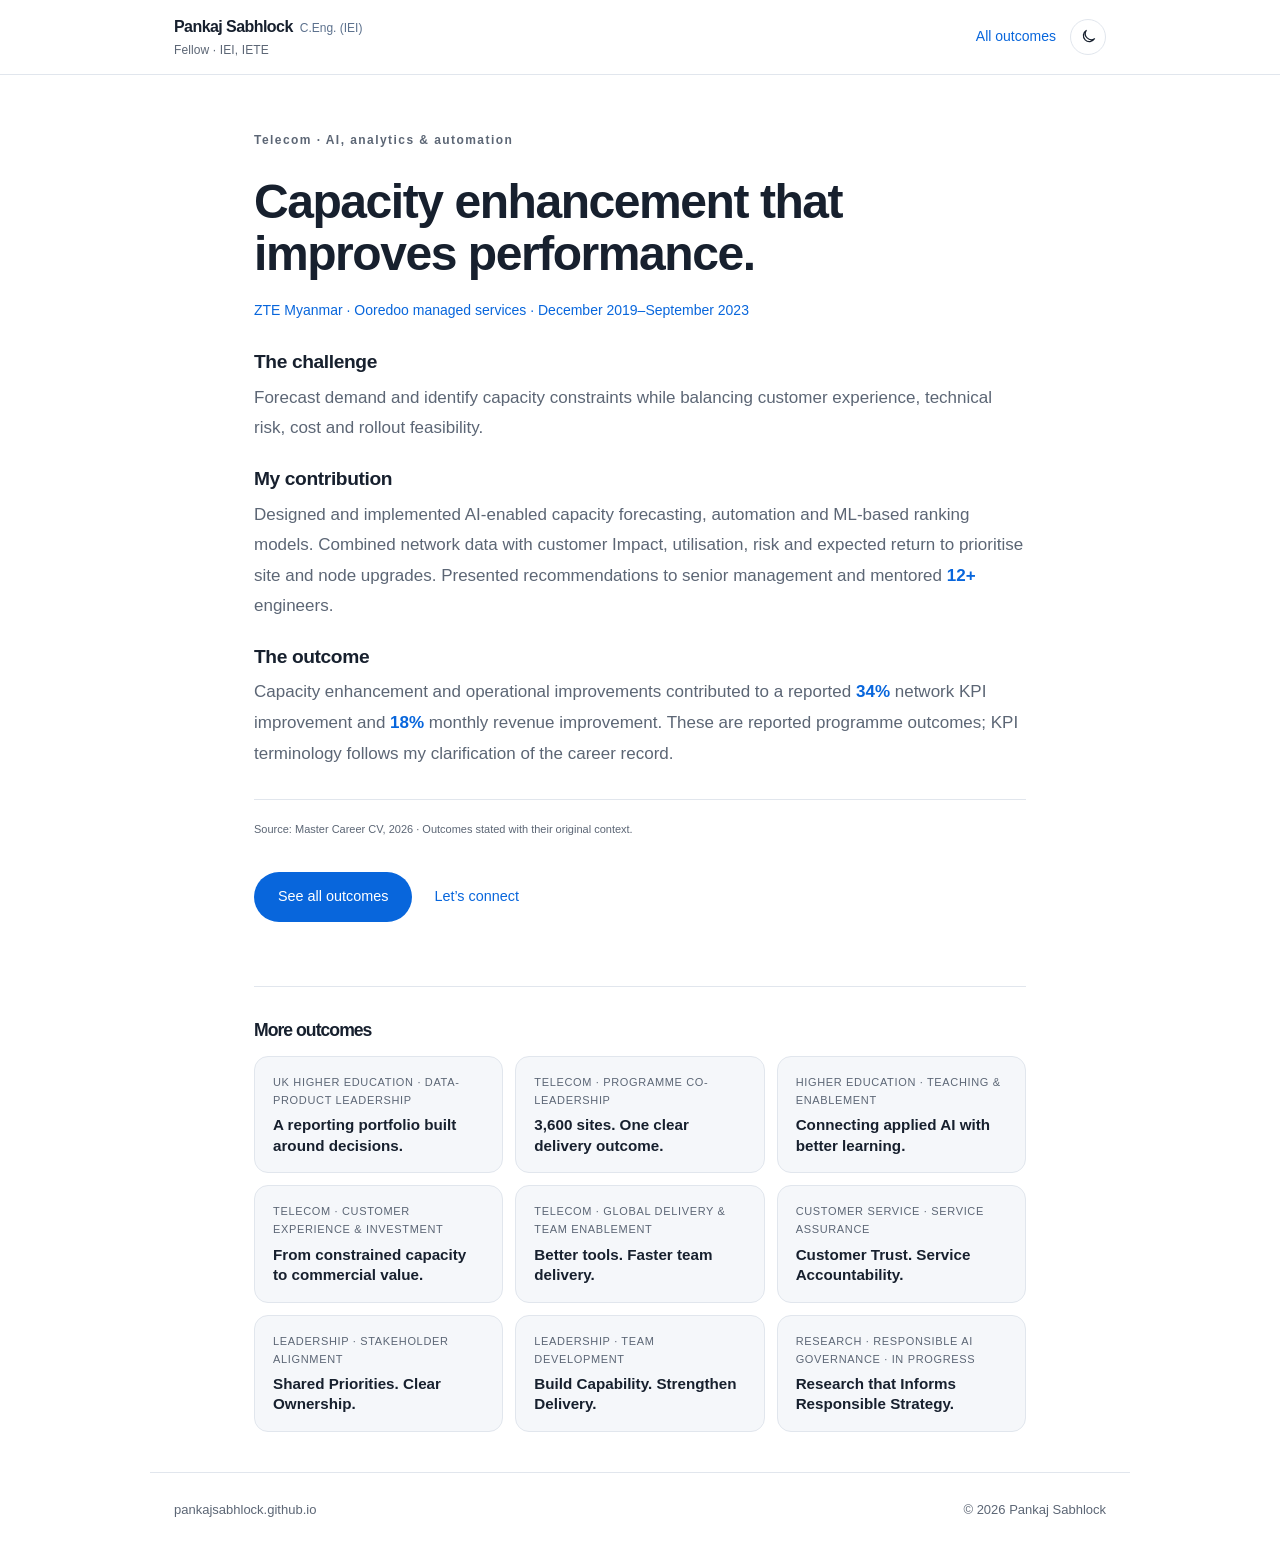
<file: stories/capacity/index.html>
<!doctype html>
<html lang="en-GB">
<head>
  <meta charset="utf-8">
  <meta name="viewport" content="width=device-width, initial-scale=1">
  <meta name="theme-color" content="#0f1b33">
  <title>Capacity enhancement that improves performance. | Pankaj Sabhlock</title>
  <meta name="description" content="Forecast demand and identify capacity constraints while balancing customer experience, technical risk, cost and rollout feasibility.">
  <link rel="canonical" href="https://pankajsabhlock.github.io/stories/capacity/">
  <meta property="og:title" content="Capacity enhancement that improves performance. | Pankaj Sabhlock">
  <meta property="og:description" content="Forecast demand and identify capacity constraints while balancing customer experience, technical risk, cost and rollout feasibility.">
  <meta property="og:type" content="article"><meta property="og:url" content="https://pankajsabhlock.github.io/stories/capacity/">
  <meta property="og:image" content="https://pankajsabhlock.github.io/assets/share.jpg"><meta property="og:image:width" content="1200"><meta property="og:image:height" content="630">
  <meta property="og:image:alt" content="Pankaj Sabhlock, Head of Data Products. I turn messy data into decisions people trust.">
  <meta name="twitter:card" content="summary_large_image"><meta name="twitter:image" content="https://pankajsabhlock.github.io/assets/share.jpg">
  <link rel="icon" type="image/svg+xml" href="data:image/svg+xml,%3Csvg xmlns='http://www.w3.org/2000/svg' viewBox='0 0 64 64'%3E%3Crect width='64' height='64' rx='16' fill='%23101a2c'/%3E%3Ctext x='32' y='41' text-anchor='middle' font-family='Arial,sans-serif' font-size='25' font-weight='600' fill='white'%3EPS%3C/text%3E%3C/svg%3E">
  <script>(function(){try{var t=localStorage.getItem('portfolio-theme');if(t!=='light'&&t!=='dark'){t=window.matchMedia('(prefers-color-scheme: light)').matches?'light':'dark'}document.documentElement.dataset.theme=t}catch(e){document.documentElement.dataset.theme='dark'}})();</script>
  <link rel="stylesheet" href="../../styles.css?v=20261116-stories">
  <link rel="stylesheet" href="../../theme.css?v=202611112300">
  <link rel="stylesheet" href="../../story-page.css?v=20261116-stories">
  <script type="application/ld+json">{"@context":"https://schema.org","@type":"Article","headline":"Capacity enhancement that improves performance.","description":"Forecast demand and identify capacity constraints while balancing customer experience, technical risk, cost and rollout feasibility.","url":"https://pankajsabhlock.github.io/stories/capacity/","mainEntityOfPage":"https://pankajsabhlock.github.io/stories/capacity/","image":"https://pankajsabhlock.github.io/assets/share.jpg","inLanguage":"en-GB","author":{"@type":"Person","name":"Pankaj Sabhlock","url":"https://pankajsabhlock.github.io/"},"isPartOf":{"@type":"WebSite","name":"Pankaj Sabhlock","url":"https://pankajsabhlock.github.io/"}}</script>
</head>
<body class="story-page">
  <a class="skip-link" href="#main">Skip to content</a>
  <header class="sp-header">
    <div class="sp-header-inner">
      <a class="identity" href="../../#home" aria-label="Pankaj Sabhlock, home"><span class="identity-copy"><span class="name-line"><span class="person-name">Pankaj Sabhlock</span><span class="honorific">C.Eng. (IEI)</span></span><span class="fellow-caption">Fellow · IEI, IETE</span></span></a>
      <div class="sp-header-actions">
        <a class="sp-back-link" href="../../#impact">All outcomes</a>
        <button type="button" class="theme-toggle" id="theme-toggle" aria-label="Switch to light mode" title="Switch to light mode"><svg class="theme-icon theme-icon-sun" viewBox="0 0 24 24" aria-hidden="true" focusable="false"><circle cx="12" cy="12" r="4"></circle><path d="M12 2v2M12 20v2M4.93 4.93l1.42 1.42M17.65 17.65l1.42 1.42M2 12h2M20 12h2M4.93 19.07l1.42-1.42M17.65 6.35l1.42-1.42"></path></svg><svg class="theme-icon theme-icon-moon" viewBox="0 0 24 24" aria-hidden="true" focusable="false"><path d="M20.5 15.2A8.5 8.5 0 0 1 8.8 3.5 8.5 8.5 0 1 0 20.5 15.2Z"></path></svg></button>
      </div>
    </div>
  </header>
  <main id="main" class="sp-main">
    <article class="sp-story">
      <p class="eyebrow">Telecom · AI, analytics &amp; automation</p>
      <h1>Capacity enhancement that improves performance.</h1>
      <p class="dialog-context">ZTE Myanmar · Ooredoo managed services · December 2019–September 2023</p>
      <section class="story-section"><h2>The challenge</h2><p>Forecast demand and identify capacity constraints while balancing customer experience, technical risk, cost and rollout feasibility.</p></section>
      <section class="story-section"><h2>My contribution</h2><p>Designed and implemented AI-enabled capacity forecasting, automation and ML-based ranking models. Combined network data with customer Impact, utilisation, risk and expected return to prioritise site and node upgrades. Presented recommendations to senior management and mentored <span class="number-highlight">12+</span> engineers.</p></section>
      <section class="story-section"><h2>The outcome</h2><p>Capacity enhancement and operational improvements contributed to a reported <span class="number-highlight">34%</span> network KPI improvement and <span class="number-highlight">18%</span> monthly revenue improvement. These are reported programme outcomes; KPI terminology follows my clarification of the career record.</p></section>
      <p class="dialog-source">Source: Master Career CV, 2026 · Outcomes stated with their original context.</p>
      <div class="sp-actions"><a class="button button-primary" href="../../#impact">See all outcomes</a><a class="text-link" href="../../#connect">Let’s connect</a></div>
    </article>
    <aside class="sp-more" aria-labelledby="more-title">
      <h2 id="more-title">More outcomes</h2>
      <ul>
          <li><a href="../reporting/"><span>UK higher education · Data-product leadership</span><strong>A reporting portfolio built around decisions.</strong></a></li>
          <li><a href="../upgrade/"><span>Telecom · Programme co-leadership</span><strong>3,600 sites. One clear delivery outcome.</strong></a></li>
          <li><a href="../learning/"><span>Higher education · Teaching &amp; enablement</span><strong>Connecting applied AI with better learning.</strong></a></li>
          <li><a href="../consulting/"><span>Telecom · Customer experience &amp; investment</span><strong>From constrained capacity to commercial value.</strong></a></li>
          <li><a href="../ericsson/"><span>Telecom · Global delivery &amp; team enablement</span><strong>Better tools. Faster team delivery.</strong></a></li>
          <li><a href="../service/"><span>Customer service · Service assurance</span><strong>Customer Trust. Service Accountability.</strong></a></li>
          <li><a href="../stakeholders/"><span>Leadership · Stakeholder alignment</span><strong>Shared Priorities. Clear Ownership.</strong></a></li>
          <li><a href="../mentoring/"><span>Leadership · Team development</span><strong>Build Capability. Strengthen Delivery.</strong></a></li>
          <li><a href="../research/"><span>Research · Responsible AI governance · In progress</span><strong>Research that Informs Responsible Strategy.</strong></a></li>
      </ul>
    </aside>
  </main>
  <footer class="sp-footer"><a href="../../#home">pankajsabhlock.github.io</a><span>© 2026 Pankaj Sabhlock</span></footer>
  <script>(function(){var b=document.getElementById('theme-toggle');if(!b)return;function label(){var l=document.documentElement.dataset.theme==='light';b.setAttribute('aria-label',l?'Switch to dark mode':'Switch to light mode');b.setAttribute('title',l?'Switch to dark mode':'Switch to light mode')}label();b.addEventListener('click',function(){var n=document.documentElement.dataset.theme==='light'?'dark':'light';document.documentElement.dataset.theme=n;try{localStorage.setItem('portfolio-theme',n)}catch(e){}label()})})();</script>
</body>
</html>
</file>
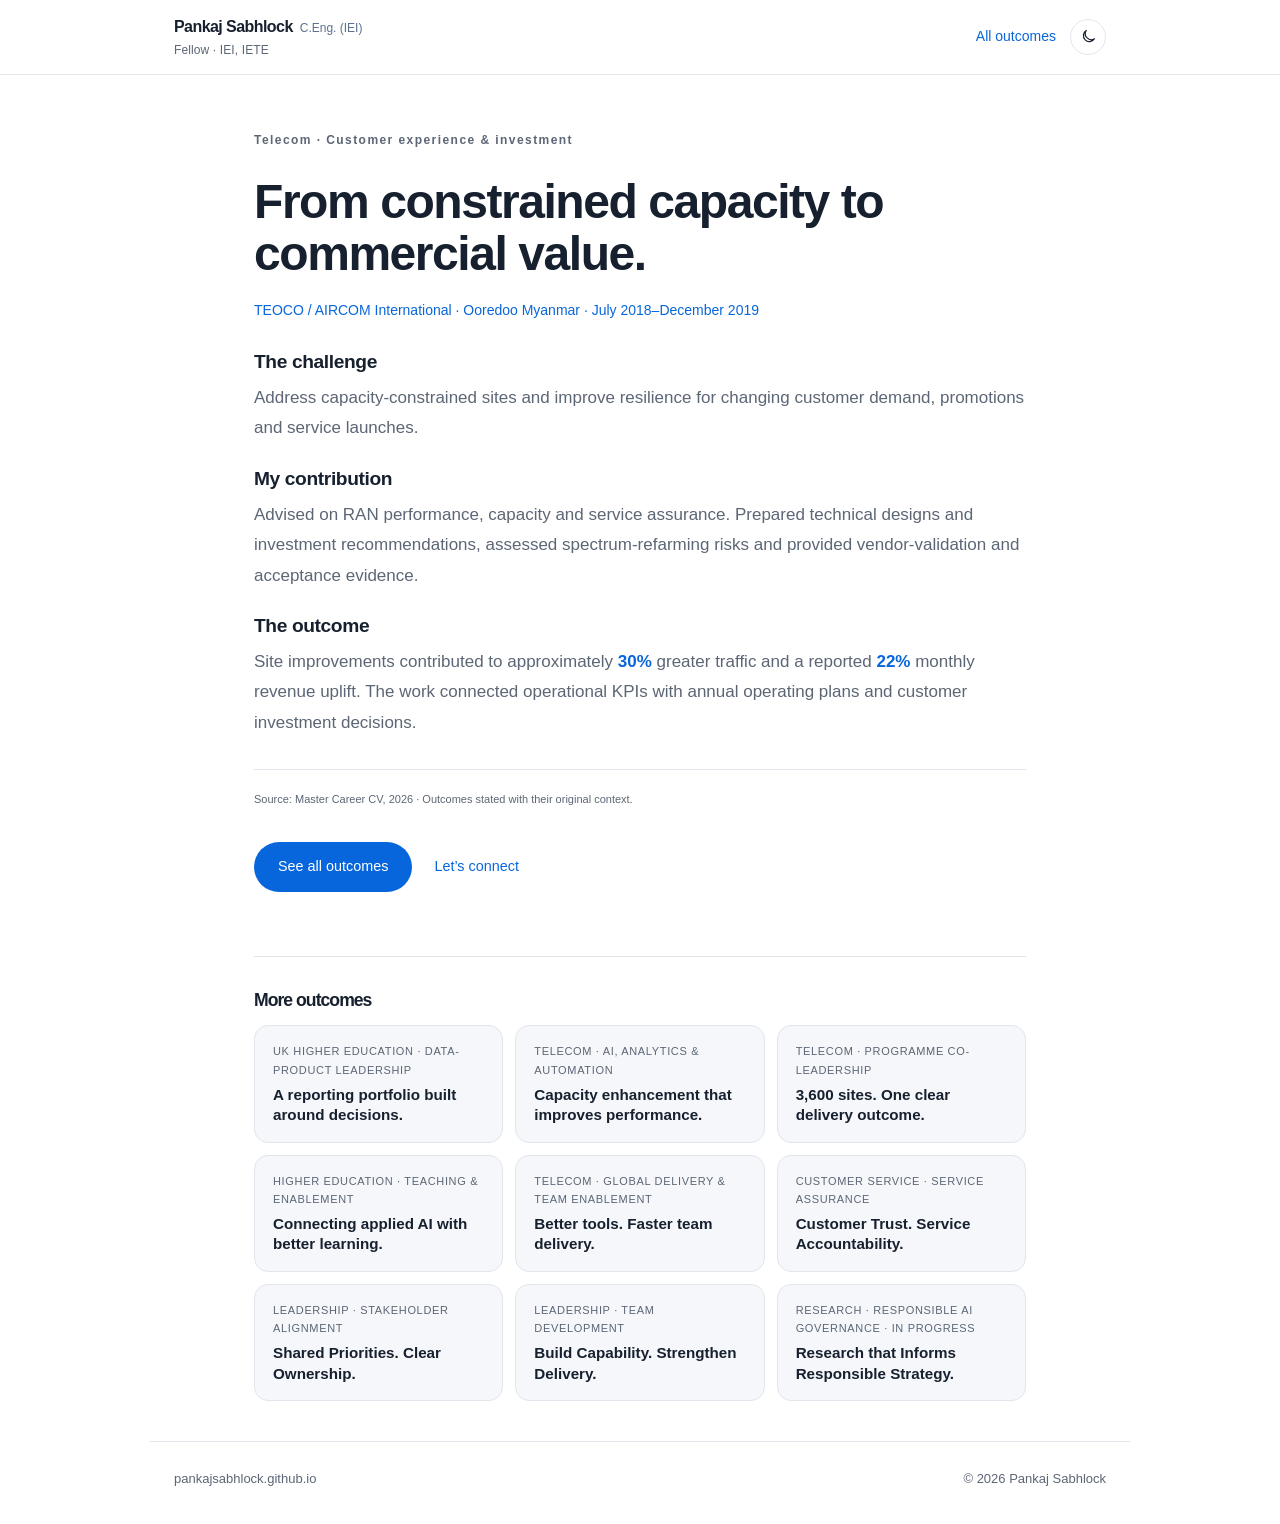
<file: stories/consulting/index.html>
<!doctype html>
<html lang="en-GB">
<head>
  <meta charset="utf-8">
  <meta name="viewport" content="width=device-width, initial-scale=1">
  <meta name="theme-color" content="#0f1b33">
  <title>From constrained capacity to commercial value. | Pankaj Sabhlock</title>
  <meta name="description" content="Address capacity-constrained sites and improve resilience for changing customer demand, promotions and service launches.">
  <link rel="canonical" href="https://pankajsabhlock.github.io/stories/consulting/">
  <meta property="og:title" content="From constrained capacity to commercial value. | Pankaj Sabhlock">
  <meta property="og:description" content="Address capacity-constrained sites and improve resilience for changing customer demand, promotions and service launches.">
  <meta property="og:type" content="article"><meta property="og:url" content="https://pankajsabhlock.github.io/stories/consulting/">
  <meta property="og:image" content="https://pankajsabhlock.github.io/assets/share.jpg"><meta property="og:image:width" content="1200"><meta property="og:image:height" content="630">
  <meta property="og:image:alt" content="Pankaj Sabhlock, Head of Data Products. I turn messy data into decisions people trust.">
  <meta name="twitter:card" content="summary_large_image"><meta name="twitter:image" content="https://pankajsabhlock.github.io/assets/share.jpg">
  <link rel="icon" type="image/svg+xml" href="data:image/svg+xml,%3Csvg xmlns='http://www.w3.org/2000/svg' viewBox='0 0 64 64'%3E%3Crect width='64' height='64' rx='16' fill='%23101a2c'/%3E%3Ctext x='32' y='41' text-anchor='middle' font-family='Arial,sans-serif' font-size='25' font-weight='600' fill='white'%3EPS%3C/text%3E%3C/svg%3E">
  <script>(function(){try{var t=localStorage.getItem('portfolio-theme');if(t!=='light'&&t!=='dark'){t=window.matchMedia('(prefers-color-scheme: light)').matches?'light':'dark'}document.documentElement.dataset.theme=t}catch(e){document.documentElement.dataset.theme='dark'}})();</script>
  <link rel="stylesheet" href="../../styles.css?v=20261116-stories">
  <link rel="stylesheet" href="../../theme.css?v=202611112300">
  <link rel="stylesheet" href="../../story-page.css?v=20261116-stories">
  <script type="application/ld+json">{"@context":"https://schema.org","@type":"Article","headline":"From constrained capacity to commercial value.","description":"Address capacity-constrained sites and improve resilience for changing customer demand, promotions and service launches.","url":"https://pankajsabhlock.github.io/stories/consulting/","mainEntityOfPage":"https://pankajsabhlock.github.io/stories/consulting/","image":"https://pankajsabhlock.github.io/assets/share.jpg","inLanguage":"en-GB","author":{"@type":"Person","name":"Pankaj Sabhlock","url":"https://pankajsabhlock.github.io/"},"isPartOf":{"@type":"WebSite","name":"Pankaj Sabhlock","url":"https://pankajsabhlock.github.io/"}}</script>
</head>
<body class="story-page">
  <a class="skip-link" href="#main">Skip to content</a>
  <header class="sp-header">
    <div class="sp-header-inner">
      <a class="identity" href="../../#home" aria-label="Pankaj Sabhlock, home"><span class="identity-copy"><span class="name-line"><span class="person-name">Pankaj Sabhlock</span><span class="honorific">C.Eng. (IEI)</span></span><span class="fellow-caption">Fellow · IEI, IETE</span></span></a>
      <div class="sp-header-actions">
        <a class="sp-back-link" href="../../#impact">All outcomes</a>
        <button type="button" class="theme-toggle" id="theme-toggle" aria-label="Switch to light mode" title="Switch to light mode"><svg class="theme-icon theme-icon-sun" viewBox="0 0 24 24" aria-hidden="true" focusable="false"><circle cx="12" cy="12" r="4"></circle><path d="M12 2v2M12 20v2M4.93 4.93l1.42 1.42M17.65 17.65l1.42 1.42M2 12h2M20 12h2M4.93 19.07l1.42-1.42M17.65 6.35l1.42-1.42"></path></svg><svg class="theme-icon theme-icon-moon" viewBox="0 0 24 24" aria-hidden="true" focusable="false"><path d="M20.5 15.2A8.5 8.5 0 0 1 8.8 3.5 8.5 8.5 0 1 0 20.5 15.2Z"></path></svg></button>
      </div>
    </div>
  </header>
  <main id="main" class="sp-main">
    <article class="sp-story">
      <p class="eyebrow">Telecom · Customer experience &amp; investment</p>
      <h1>From constrained capacity to commercial value.</h1>
      <p class="dialog-context">TEOCO / AIRCOM International · Ooredoo Myanmar · July 2018–December 2019</p>
      <section class="story-section"><h2>The challenge</h2><p>Address capacity-constrained sites and improve resilience for changing customer demand, promotions and service launches.</p></section>
      <section class="story-section"><h2>My contribution</h2><p>Advised on RAN performance, capacity and service assurance. Prepared technical designs and investment recommendations, assessed spectrum-refarming risks and provided vendor-validation and acceptance evidence.</p></section>
      <section class="story-section"><h2>The outcome</h2><p>Site improvements contributed to approximately <span class="number-highlight">30%</span> greater traffic and a reported <span class="number-highlight">22%</span> monthly revenue uplift. The work connected operational KPIs with annual operating plans and customer investment decisions.</p></section>
      <p class="dialog-source">Source: Master Career CV, 2026 · Outcomes stated with their original context.</p>
      <div class="sp-actions"><a class="button button-primary" href="../../#impact">See all outcomes</a><a class="text-link" href="../../#connect">Let’s connect</a></div>
    </article>
    <aside class="sp-more" aria-labelledby="more-title">
      <h2 id="more-title">More outcomes</h2>
      <ul>
          <li><a href="../reporting/"><span>UK higher education · Data-product leadership</span><strong>A reporting portfolio built around decisions.</strong></a></li>
          <li><a href="../capacity/"><span>Telecom · AI, analytics &amp; automation</span><strong>Capacity enhancement that improves performance.</strong></a></li>
          <li><a href="../upgrade/"><span>Telecom · Programme co-leadership</span><strong>3,600 sites. One clear delivery outcome.</strong></a></li>
          <li><a href="../learning/"><span>Higher education · Teaching &amp; enablement</span><strong>Connecting applied AI with better learning.</strong></a></li>
          <li><a href="../ericsson/"><span>Telecom · Global delivery &amp; team enablement</span><strong>Better tools. Faster team delivery.</strong></a></li>
          <li><a href="../service/"><span>Customer service · Service assurance</span><strong>Customer Trust. Service Accountability.</strong></a></li>
          <li><a href="../stakeholders/"><span>Leadership · Stakeholder alignment</span><strong>Shared Priorities. Clear Ownership.</strong></a></li>
          <li><a href="../mentoring/"><span>Leadership · Team development</span><strong>Build Capability. Strengthen Delivery.</strong></a></li>
          <li><a href="../research/"><span>Research · Responsible AI governance · In progress</span><strong>Research that Informs Responsible Strategy.</strong></a></li>
      </ul>
    </aside>
  </main>
  <footer class="sp-footer"><a href="../../#home">pankajsabhlock.github.io</a><span>© 2026 Pankaj Sabhlock</span></footer>
  <script>(function(){var b=document.getElementById('theme-toggle');if(!b)return;function label(){var l=document.documentElement.dataset.theme==='light';b.setAttribute('aria-label',l?'Switch to dark mode':'Switch to light mode');b.setAttribute('title',l?'Switch to dark mode':'Switch to light mode')}label();b.addEventListener('click',function(){var n=document.documentElement.dataset.theme==='light'?'dark':'light';document.documentElement.dataset.theme=n;try{localStorage.setItem('portfolio-theme',n)}catch(e){}label()})})();</script>
</body>
</html>
</file>
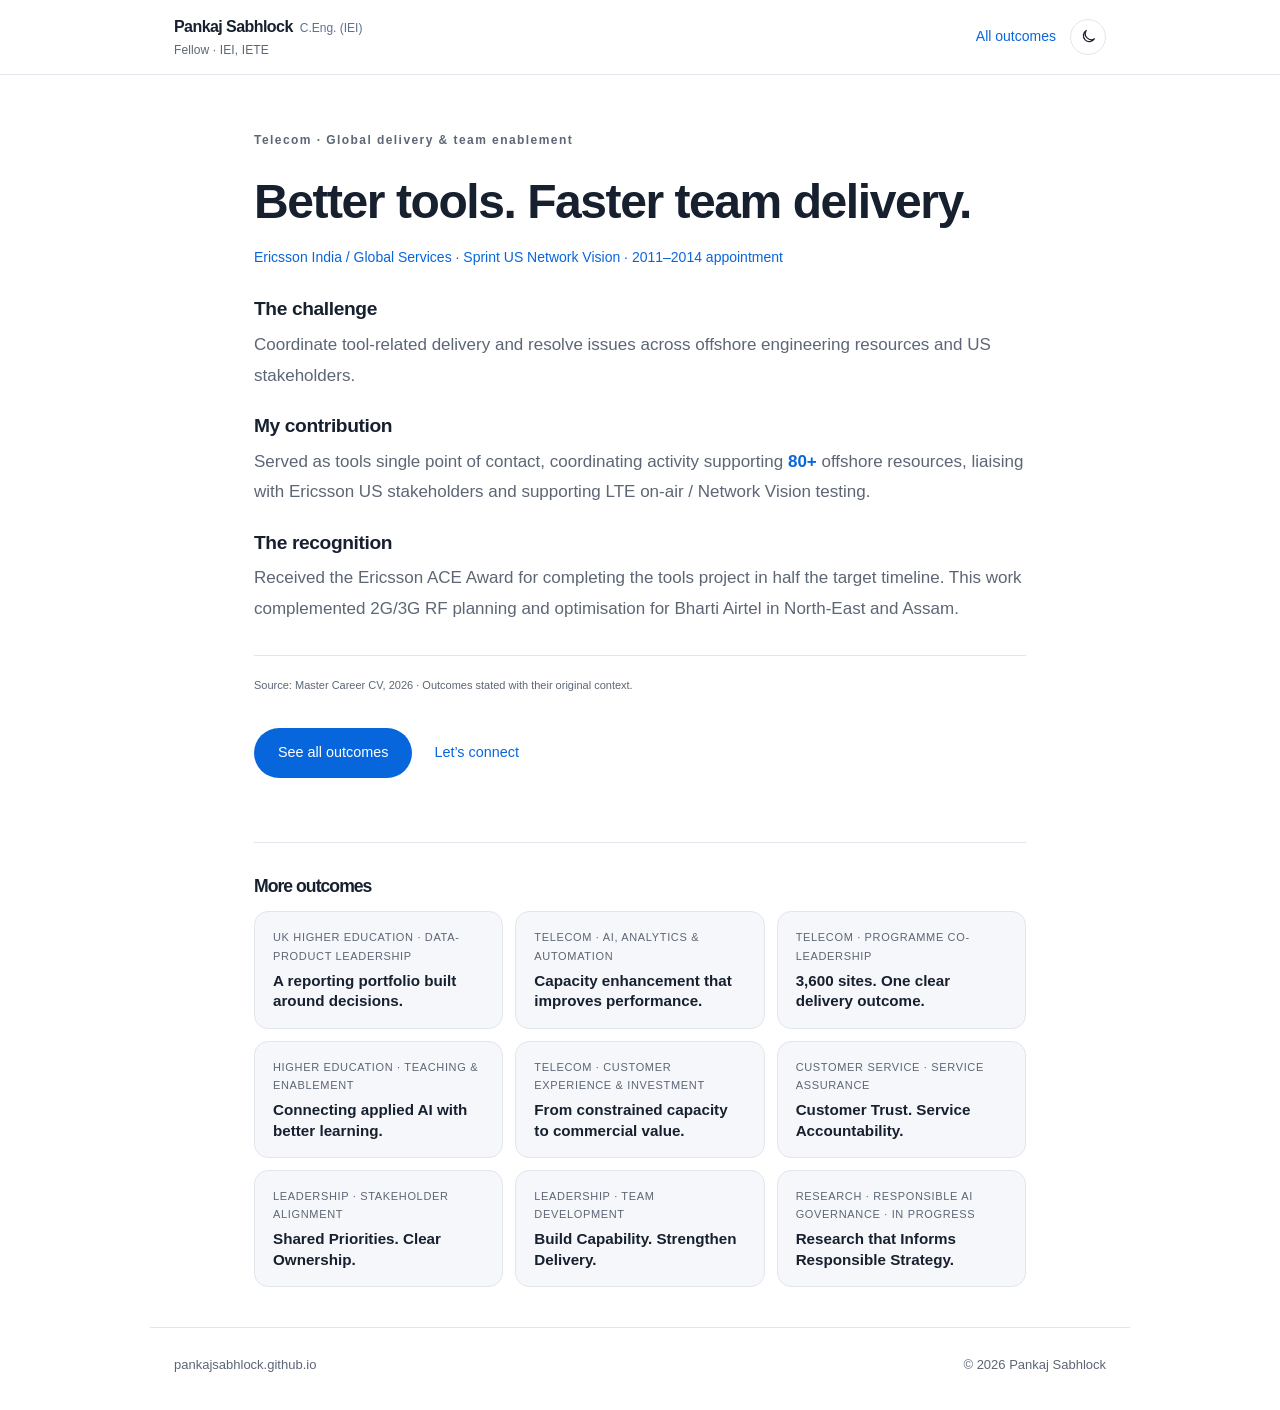
<file: stories/ericsson/index.html>
<!doctype html>
<html lang="en-GB">
<head>
  <meta charset="utf-8">
  <meta name="viewport" content="width=device-width, initial-scale=1">
  <meta name="theme-color" content="#0f1b33">
  <title>Better tools. Faster team delivery. | Pankaj Sabhlock</title>
  <meta name="description" content="Coordinate tool-related delivery and resolve issues across offshore engineering resources and US stakeholders.">
  <link rel="canonical" href="https://pankajsabhlock.github.io/stories/ericsson/">
  <meta property="og:title" content="Better tools. Faster team delivery. | Pankaj Sabhlock">
  <meta property="og:description" content="Coordinate tool-related delivery and resolve issues across offshore engineering resources and US stakeholders.">
  <meta property="og:type" content="article"><meta property="og:url" content="https://pankajsabhlock.github.io/stories/ericsson/">
  <meta property="og:image" content="https://pankajsabhlock.github.io/assets/share.jpg"><meta property="og:image:width" content="1200"><meta property="og:image:height" content="630">
  <meta property="og:image:alt" content="Pankaj Sabhlock, Head of Data Products. I turn messy data into decisions people trust.">
  <meta name="twitter:card" content="summary_large_image"><meta name="twitter:image" content="https://pankajsabhlock.github.io/assets/share.jpg">
  <link rel="icon" type="image/svg+xml" href="data:image/svg+xml,%3Csvg xmlns='http://www.w3.org/2000/svg' viewBox='0 0 64 64'%3E%3Crect width='64' height='64' rx='16' fill='%23101a2c'/%3E%3Ctext x='32' y='41' text-anchor='middle' font-family='Arial,sans-serif' font-size='25' font-weight='600' fill='white'%3EPS%3C/text%3E%3C/svg%3E">
  <script>(function(){try{var t=localStorage.getItem('portfolio-theme');if(t!=='light'&&t!=='dark'){t=window.matchMedia('(prefers-color-scheme: light)').matches?'light':'dark'}document.documentElement.dataset.theme=t}catch(e){document.documentElement.dataset.theme='dark'}})();</script>
  <link rel="stylesheet" href="../../styles.css?v=20261116-stories">
  <link rel="stylesheet" href="../../theme.css?v=202611112300">
  <link rel="stylesheet" href="../../story-page.css?v=20261116-stories">
  <script type="application/ld+json">{"@context":"https://schema.org","@type":"Article","headline":"Better tools. Faster team delivery.","description":"Coordinate tool-related delivery and resolve issues across offshore engineering resources and US stakeholders.","url":"https://pankajsabhlock.github.io/stories/ericsson/","mainEntityOfPage":"https://pankajsabhlock.github.io/stories/ericsson/","image":"https://pankajsabhlock.github.io/assets/share.jpg","inLanguage":"en-GB","author":{"@type":"Person","name":"Pankaj Sabhlock","url":"https://pankajsabhlock.github.io/"},"isPartOf":{"@type":"WebSite","name":"Pankaj Sabhlock","url":"https://pankajsabhlock.github.io/"}}</script>
</head>
<body class="story-page">
  <a class="skip-link" href="#main">Skip to content</a>
  <header class="sp-header">
    <div class="sp-header-inner">
      <a class="identity" href="../../#home" aria-label="Pankaj Sabhlock, home"><span class="identity-copy"><span class="name-line"><span class="person-name">Pankaj Sabhlock</span><span class="honorific">C.Eng. (IEI)</span></span><span class="fellow-caption">Fellow · IEI, IETE</span></span></a>
      <div class="sp-header-actions">
        <a class="sp-back-link" href="../../#impact">All outcomes</a>
        <button type="button" class="theme-toggle" id="theme-toggle" aria-label="Switch to light mode" title="Switch to light mode"><svg class="theme-icon theme-icon-sun" viewBox="0 0 24 24" aria-hidden="true" focusable="false"><circle cx="12" cy="12" r="4"></circle><path d="M12 2v2M12 20v2M4.93 4.93l1.42 1.42M17.65 17.65l1.42 1.42M2 12h2M20 12h2M4.93 19.07l1.42-1.42M17.65 6.35l1.42-1.42"></path></svg><svg class="theme-icon theme-icon-moon" viewBox="0 0 24 24" aria-hidden="true" focusable="false"><path d="M20.5 15.2A8.5 8.5 0 0 1 8.8 3.5 8.5 8.5 0 1 0 20.5 15.2Z"></path></svg></button>
      </div>
    </div>
  </header>
  <main id="main" class="sp-main">
    <article class="sp-story">
      <p class="eyebrow">Telecom · Global delivery &amp; team enablement</p>
      <h1>Better tools. Faster team delivery.</h1>
      <p class="dialog-context">Ericsson India / Global Services · Sprint US Network Vision · 2011–2014 appointment</p>
      <section class="story-section"><h2>The challenge</h2><p>Coordinate tool-related delivery and resolve issues across offshore engineering resources and US stakeholders.</p></section>
      <section class="story-section"><h2>My contribution</h2><p>Served as tools single point of contact, coordinating activity supporting <span class="number-highlight">80+</span> offshore resources, liaising with Ericsson US stakeholders and supporting LTE on-air / Network Vision testing.</p></section>
      <section class="story-section"><h2>The recognition</h2><p>Received the Ericsson ACE Award for completing the tools project in half the target timeline. This work complemented 2G/3G RF planning and optimisation for Bharti Airtel in North-East and Assam.</p></section>
      <p class="dialog-source">Source: Master Career CV, 2026 · Outcomes stated with their original context.</p>
      <div class="sp-actions"><a class="button button-primary" href="../../#impact">See all outcomes</a><a class="text-link" href="../../#connect">Let’s connect</a></div>
    </article>
    <aside class="sp-more" aria-labelledby="more-title">
      <h2 id="more-title">More outcomes</h2>
      <ul>
          <li><a href="../reporting/"><span>UK higher education · Data-product leadership</span><strong>A reporting portfolio built around decisions.</strong></a></li>
          <li><a href="../capacity/"><span>Telecom · AI, analytics &amp; automation</span><strong>Capacity enhancement that improves performance.</strong></a></li>
          <li><a href="../upgrade/"><span>Telecom · Programme co-leadership</span><strong>3,600 sites. One clear delivery outcome.</strong></a></li>
          <li><a href="../learning/"><span>Higher education · Teaching &amp; enablement</span><strong>Connecting applied AI with better learning.</strong></a></li>
          <li><a href="../consulting/"><span>Telecom · Customer experience &amp; investment</span><strong>From constrained capacity to commercial value.</strong></a></li>
          <li><a href="../service/"><span>Customer service · Service assurance</span><strong>Customer Trust. Service Accountability.</strong></a></li>
          <li><a href="../stakeholders/"><span>Leadership · Stakeholder alignment</span><strong>Shared Priorities. Clear Ownership.</strong></a></li>
          <li><a href="../mentoring/"><span>Leadership · Team development</span><strong>Build Capability. Strengthen Delivery.</strong></a></li>
          <li><a href="../research/"><span>Research · Responsible AI governance · In progress</span><strong>Research that Informs Responsible Strategy.</strong></a></li>
      </ul>
    </aside>
  </main>
  <footer class="sp-footer"><a href="../../#home">pankajsabhlock.github.io</a><span>© 2026 Pankaj Sabhlock</span></footer>
  <script>(function(){var b=document.getElementById('theme-toggle');if(!b)return;function label(){var l=document.documentElement.dataset.theme==='light';b.setAttribute('aria-label',l?'Switch to dark mode':'Switch to light mode');b.setAttribute('title',l?'Switch to dark mode':'Switch to light mode')}label();b.addEventListener('click',function(){var n=document.documentElement.dataset.theme==='light'?'dark':'light';document.documentElement.dataset.theme=n;try{localStorage.setItem('portfolio-theme',n)}catch(e){}label()})})();</script>
</body>
</html>
</file>
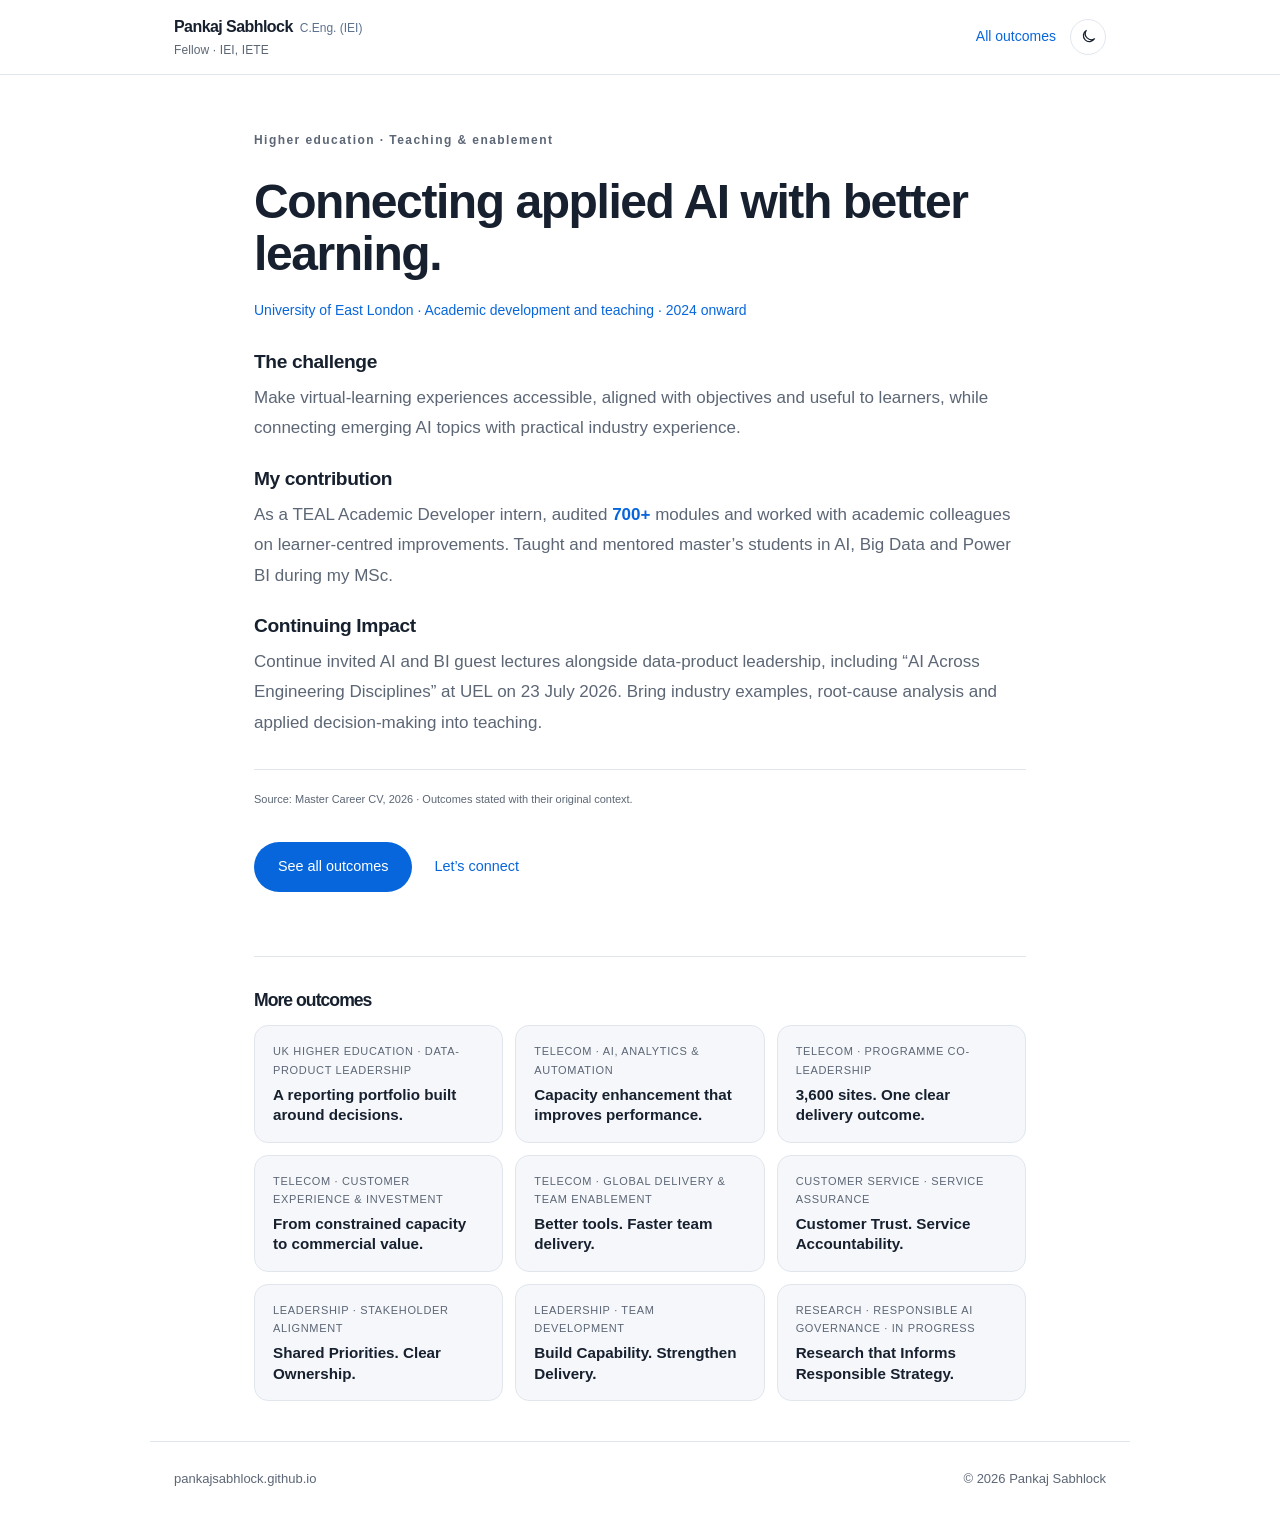
<file: stories/learning/index.html>
<!doctype html>
<html lang="en-GB">
<head>
  <meta charset="utf-8">
  <meta name="viewport" content="width=device-width, initial-scale=1">
  <meta name="theme-color" content="#0f1b33">
  <title>Connecting applied AI with better learning. | Pankaj Sabhlock</title>
  <meta name="description" content="Make virtual-learning experiences accessible, aligned with objectives and useful to learners, while connecting emerging AI topics with practical industry…">
  <link rel="canonical" href="https://pankajsabhlock.github.io/stories/learning/">
  <meta property="og:title" content="Connecting applied AI with better learning. | Pankaj Sabhlock">
  <meta property="og:description" content="Make virtual-learning experiences accessible, aligned with objectives and useful to learners, while connecting emerging AI topics with practical industry…">
  <meta property="og:type" content="article"><meta property="og:url" content="https://pankajsabhlock.github.io/stories/learning/">
  <meta property="og:image" content="https://pankajsabhlock.github.io/assets/share.jpg"><meta property="og:image:width" content="1200"><meta property="og:image:height" content="630">
  <meta property="og:image:alt" content="Pankaj Sabhlock, Head of Data Products. I turn messy data into decisions people trust.">
  <meta name="twitter:card" content="summary_large_image"><meta name="twitter:image" content="https://pankajsabhlock.github.io/assets/share.jpg">
  <link rel="icon" type="image/svg+xml" href="data:image/svg+xml,%3Csvg xmlns='http://www.w3.org/2000/svg' viewBox='0 0 64 64'%3E%3Crect width='64' height='64' rx='16' fill='%23101a2c'/%3E%3Ctext x='32' y='41' text-anchor='middle' font-family='Arial,sans-serif' font-size='25' font-weight='600' fill='white'%3EPS%3C/text%3E%3C/svg%3E">
  <script>(function(){try{var t=localStorage.getItem('portfolio-theme');if(t!=='light'&&t!=='dark'){t=window.matchMedia('(prefers-color-scheme: light)').matches?'light':'dark'}document.documentElement.dataset.theme=t}catch(e){document.documentElement.dataset.theme='dark'}})();</script>
  <link rel="stylesheet" href="../../styles.css?v=20261116-stories">
  <link rel="stylesheet" href="../../theme.css?v=202611112300">
  <link rel="stylesheet" href="../../story-page.css?v=20261116-stories">
  <script type="application/ld+json">{"@context":"https://schema.org","@type":"Article","headline":"Connecting applied AI with better learning.","description":"Make virtual-learning experiences accessible, aligned with objectives and useful to learners, while connecting emerging AI topics with practical industry…","url":"https://pankajsabhlock.github.io/stories/learning/","mainEntityOfPage":"https://pankajsabhlock.github.io/stories/learning/","image":"https://pankajsabhlock.github.io/assets/share.jpg","inLanguage":"en-GB","author":{"@type":"Person","name":"Pankaj Sabhlock","url":"https://pankajsabhlock.github.io/"},"isPartOf":{"@type":"WebSite","name":"Pankaj Sabhlock","url":"https://pankajsabhlock.github.io/"}}</script>
</head>
<body class="story-page">
  <a class="skip-link" href="#main">Skip to content</a>
  <header class="sp-header">
    <div class="sp-header-inner">
      <a class="identity" href="../../#home" aria-label="Pankaj Sabhlock, home"><span class="identity-copy"><span class="name-line"><span class="person-name">Pankaj Sabhlock</span><span class="honorific">C.Eng. (IEI)</span></span><span class="fellow-caption">Fellow · IEI, IETE</span></span></a>
      <div class="sp-header-actions">
        <a class="sp-back-link" href="../../#impact">All outcomes</a>
        <button type="button" class="theme-toggle" id="theme-toggle" aria-label="Switch to light mode" title="Switch to light mode"><svg class="theme-icon theme-icon-sun" viewBox="0 0 24 24" aria-hidden="true" focusable="false"><circle cx="12" cy="12" r="4"></circle><path d="M12 2v2M12 20v2M4.93 4.93l1.42 1.42M17.65 17.65l1.42 1.42M2 12h2M20 12h2M4.93 19.07l1.42-1.42M17.65 6.35l1.42-1.42"></path></svg><svg class="theme-icon theme-icon-moon" viewBox="0 0 24 24" aria-hidden="true" focusable="false"><path d="M20.5 15.2A8.5 8.5 0 0 1 8.8 3.5 8.5 8.5 0 1 0 20.5 15.2Z"></path></svg></button>
      </div>
    </div>
  </header>
  <main id="main" class="sp-main">
    <article class="sp-story">
      <p class="eyebrow">Higher education · Teaching &amp; enablement</p>
      <h1>Connecting applied AI with better learning.</h1>
      <p class="dialog-context">University of East London · Academic development and teaching · 2024 onward</p>
      <section class="story-section"><h2>The challenge</h2><p>Make virtual-learning experiences accessible, aligned with objectives and useful to learners, while connecting emerging AI topics with practical industry experience.</p></section>
      <section class="story-section"><h2>My contribution</h2><p>As a TEAL Academic Developer intern, audited <span class="number-highlight">700+</span> modules and worked with academic colleagues on learner-centred improvements. Taught and mentored master’s students in AI, Big Data and Power BI during my MSc.</p></section>
      <section class="story-section"><h2>Continuing Impact</h2><p>Continue invited AI and BI guest lectures alongside data-product leadership, including “AI Across Engineering Disciplines” at UEL on 23 July 2026. Bring industry examples, root-cause analysis and applied decision-making into teaching.</p></section>
      <p class="dialog-source">Source: Master Career CV, 2026 · Outcomes stated with their original context.</p>
      <div class="sp-actions"><a class="button button-primary" href="../../#impact">See all outcomes</a><a class="text-link" href="../../#connect">Let’s connect</a></div>
    </article>
    <aside class="sp-more" aria-labelledby="more-title">
      <h2 id="more-title">More outcomes</h2>
      <ul>
          <li><a href="../reporting/"><span>UK higher education · Data-product leadership</span><strong>A reporting portfolio built around decisions.</strong></a></li>
          <li><a href="../capacity/"><span>Telecom · AI, analytics &amp; automation</span><strong>Capacity enhancement that improves performance.</strong></a></li>
          <li><a href="../upgrade/"><span>Telecom · Programme co-leadership</span><strong>3,600 sites. One clear delivery outcome.</strong></a></li>
          <li><a href="../consulting/"><span>Telecom · Customer experience &amp; investment</span><strong>From constrained capacity to commercial value.</strong></a></li>
          <li><a href="../ericsson/"><span>Telecom · Global delivery &amp; team enablement</span><strong>Better tools. Faster team delivery.</strong></a></li>
          <li><a href="../service/"><span>Customer service · Service assurance</span><strong>Customer Trust. Service Accountability.</strong></a></li>
          <li><a href="../stakeholders/"><span>Leadership · Stakeholder alignment</span><strong>Shared Priorities. Clear Ownership.</strong></a></li>
          <li><a href="../mentoring/"><span>Leadership · Team development</span><strong>Build Capability. Strengthen Delivery.</strong></a></li>
          <li><a href="../research/"><span>Research · Responsible AI governance · In progress</span><strong>Research that Informs Responsible Strategy.</strong></a></li>
      </ul>
    </aside>
  </main>
  <footer class="sp-footer"><a href="../../#home">pankajsabhlock.github.io</a><span>© 2026 Pankaj Sabhlock</span></footer>
  <script>(function(){var b=document.getElementById('theme-toggle');if(!b)return;function label(){var l=document.documentElement.dataset.theme==='light';b.setAttribute('aria-label',l?'Switch to dark mode':'Switch to light mode');b.setAttribute('title',l?'Switch to dark mode':'Switch to light mode')}label();b.addEventListener('click',function(){var n=document.documentElement.dataset.theme==='light'?'dark':'light';document.documentElement.dataset.theme=n;try{localStorage.setItem('portfolio-theme',n)}catch(e){}label()})})();</script>
</body>
</html>
</file>
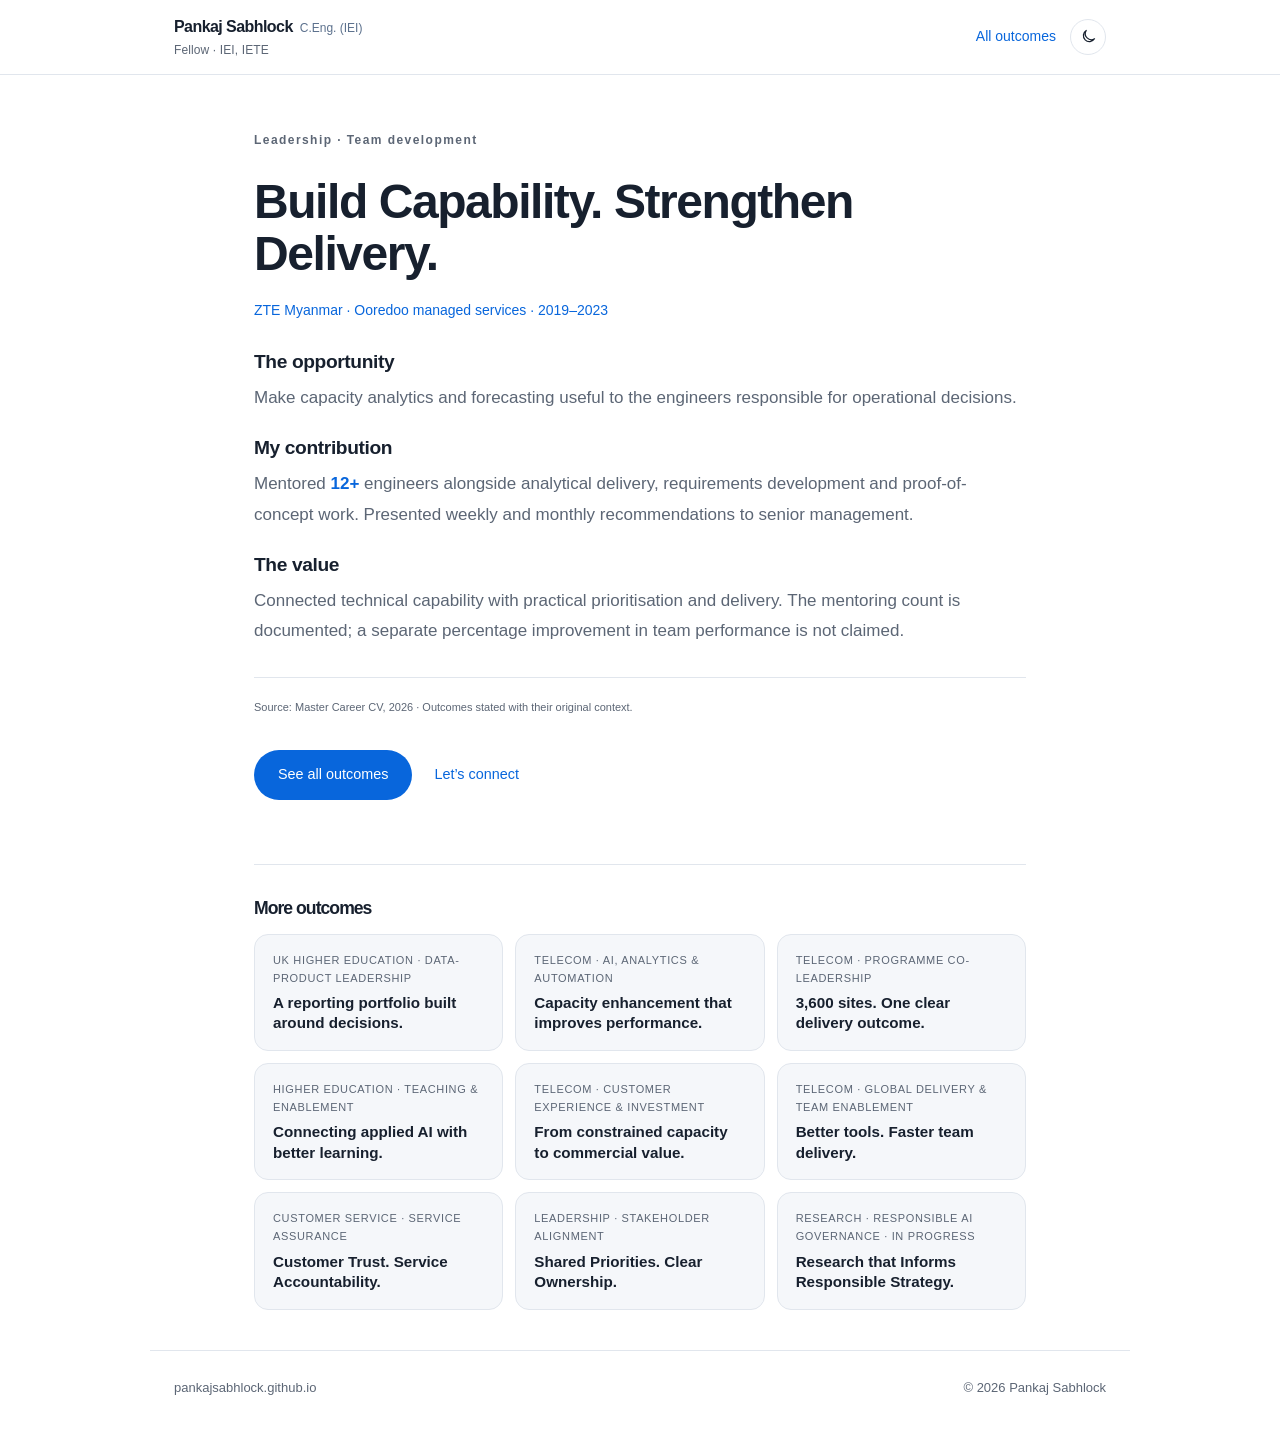
<file: stories/mentoring/index.html>
<!doctype html>
<html lang="en-GB">
<head>
  <meta charset="utf-8">
  <meta name="viewport" content="width=device-width, initial-scale=1">
  <meta name="theme-color" content="#0f1b33">
  <title>Build Capability. Strengthen Delivery. | Pankaj Sabhlock</title>
  <meta name="description" content="Make capacity analytics and forecasting useful to the engineers responsible for operational decisions.">
  <link rel="canonical" href="https://pankajsabhlock.github.io/stories/mentoring/">
  <meta property="og:title" content="Build Capability. Strengthen Delivery. | Pankaj Sabhlock">
  <meta property="og:description" content="Make capacity analytics and forecasting useful to the engineers responsible for operational decisions.">
  <meta property="og:type" content="article"><meta property="og:url" content="https://pankajsabhlock.github.io/stories/mentoring/">
  <meta property="og:image" content="https://pankajsabhlock.github.io/assets/share.jpg"><meta property="og:image:width" content="1200"><meta property="og:image:height" content="630">
  <meta property="og:image:alt" content="Pankaj Sabhlock, Head of Data Products. I turn messy data into decisions people trust.">
  <meta name="twitter:card" content="summary_large_image"><meta name="twitter:image" content="https://pankajsabhlock.github.io/assets/share.jpg">
  <link rel="icon" type="image/svg+xml" href="data:image/svg+xml,%3Csvg xmlns='http://www.w3.org/2000/svg' viewBox='0 0 64 64'%3E%3Crect width='64' height='64' rx='16' fill='%23101a2c'/%3E%3Ctext x='32' y='41' text-anchor='middle' font-family='Arial,sans-serif' font-size='25' font-weight='600' fill='white'%3EPS%3C/text%3E%3C/svg%3E">
  <script>(function(){try{var t=localStorage.getItem('portfolio-theme');if(t!=='light'&&t!=='dark'){t=window.matchMedia('(prefers-color-scheme: light)').matches?'light':'dark'}document.documentElement.dataset.theme=t}catch(e){document.documentElement.dataset.theme='dark'}})();</script>
  <link rel="stylesheet" href="../../styles.css?v=20261116-stories">
  <link rel="stylesheet" href="../../theme.css?v=202611112300">
  <link rel="stylesheet" href="../../story-page.css?v=20261116-stories">
  <script type="application/ld+json">{"@context":"https://schema.org","@type":"Article","headline":"Build Capability. Strengthen Delivery.","description":"Make capacity analytics and forecasting useful to the engineers responsible for operational decisions.","url":"https://pankajsabhlock.github.io/stories/mentoring/","mainEntityOfPage":"https://pankajsabhlock.github.io/stories/mentoring/","image":"https://pankajsabhlock.github.io/assets/share.jpg","inLanguage":"en-GB","author":{"@type":"Person","name":"Pankaj Sabhlock","url":"https://pankajsabhlock.github.io/"},"isPartOf":{"@type":"WebSite","name":"Pankaj Sabhlock","url":"https://pankajsabhlock.github.io/"}}</script>
</head>
<body class="story-page">
  <a class="skip-link" href="#main">Skip to content</a>
  <header class="sp-header">
    <div class="sp-header-inner">
      <a class="identity" href="../../#home" aria-label="Pankaj Sabhlock, home"><span class="identity-copy"><span class="name-line"><span class="person-name">Pankaj Sabhlock</span><span class="honorific">C.Eng. (IEI)</span></span><span class="fellow-caption">Fellow · IEI, IETE</span></span></a>
      <div class="sp-header-actions">
        <a class="sp-back-link" href="../../#impact">All outcomes</a>
        <button type="button" class="theme-toggle" id="theme-toggle" aria-label="Switch to light mode" title="Switch to light mode"><svg class="theme-icon theme-icon-sun" viewBox="0 0 24 24" aria-hidden="true" focusable="false"><circle cx="12" cy="12" r="4"></circle><path d="M12 2v2M12 20v2M4.93 4.93l1.42 1.42M17.65 17.65l1.42 1.42M2 12h2M20 12h2M4.93 19.07l1.42-1.42M17.65 6.35l1.42-1.42"></path></svg><svg class="theme-icon theme-icon-moon" viewBox="0 0 24 24" aria-hidden="true" focusable="false"><path d="M20.5 15.2A8.5 8.5 0 0 1 8.8 3.5 8.5 8.5 0 1 0 20.5 15.2Z"></path></svg></button>
      </div>
    </div>
  </header>
  <main id="main" class="sp-main">
    <article class="sp-story">
      <p class="eyebrow">Leadership · Team development</p>
      <h1>Build Capability. Strengthen Delivery.</h1>
      <p class="dialog-context">ZTE Myanmar · Ooredoo managed services · 2019–2023</p>
      <section class="story-section"><h2>The opportunity</h2><p>Make capacity analytics and forecasting useful to the engineers responsible for operational decisions.</p></section>
      <section class="story-section"><h2>My contribution</h2><p>Mentored <span class="number-highlight">12+</span> engineers alongside analytical delivery, requirements development and proof-of-concept work. Presented weekly and monthly recommendations to senior management.</p></section>
      <section class="story-section"><h2>The value</h2><p>Connected technical capability with practical prioritisation and delivery. The mentoring count is documented; a separate percentage improvement in team performance is not claimed.</p></section>
      <p class="dialog-source">Source: Master Career CV, 2026 · Outcomes stated with their original context.</p>
      <div class="sp-actions"><a class="button button-primary" href="../../#impact">See all outcomes</a><a class="text-link" href="../../#connect">Let’s connect</a></div>
    </article>
    <aside class="sp-more" aria-labelledby="more-title">
      <h2 id="more-title">More outcomes</h2>
      <ul>
          <li><a href="../reporting/"><span>UK higher education · Data-product leadership</span><strong>A reporting portfolio built around decisions.</strong></a></li>
          <li><a href="../capacity/"><span>Telecom · AI, analytics &amp; automation</span><strong>Capacity enhancement that improves performance.</strong></a></li>
          <li><a href="../upgrade/"><span>Telecom · Programme co-leadership</span><strong>3,600 sites. One clear delivery outcome.</strong></a></li>
          <li><a href="../learning/"><span>Higher education · Teaching &amp; enablement</span><strong>Connecting applied AI with better learning.</strong></a></li>
          <li><a href="../consulting/"><span>Telecom · Customer experience &amp; investment</span><strong>From constrained capacity to commercial value.</strong></a></li>
          <li><a href="../ericsson/"><span>Telecom · Global delivery &amp; team enablement</span><strong>Better tools. Faster team delivery.</strong></a></li>
          <li><a href="../service/"><span>Customer service · Service assurance</span><strong>Customer Trust. Service Accountability.</strong></a></li>
          <li><a href="../stakeholders/"><span>Leadership · Stakeholder alignment</span><strong>Shared Priorities. Clear Ownership.</strong></a></li>
          <li><a href="../research/"><span>Research · Responsible AI governance · In progress</span><strong>Research that Informs Responsible Strategy.</strong></a></li>
      </ul>
    </aside>
  </main>
  <footer class="sp-footer"><a href="../../#home">pankajsabhlock.github.io</a><span>© 2026 Pankaj Sabhlock</span></footer>
  <script>(function(){var b=document.getElementById('theme-toggle');if(!b)return;function label(){var l=document.documentElement.dataset.theme==='light';b.setAttribute('aria-label',l?'Switch to dark mode':'Switch to light mode');b.setAttribute('title',l?'Switch to dark mode':'Switch to light mode')}label();b.addEventListener('click',function(){var n=document.documentElement.dataset.theme==='light'?'dark':'light';document.documentElement.dataset.theme=n;try{localStorage.setItem('portfolio-theme',n)}catch(e){}label()})})();</script>
</body>
</html>
</file>
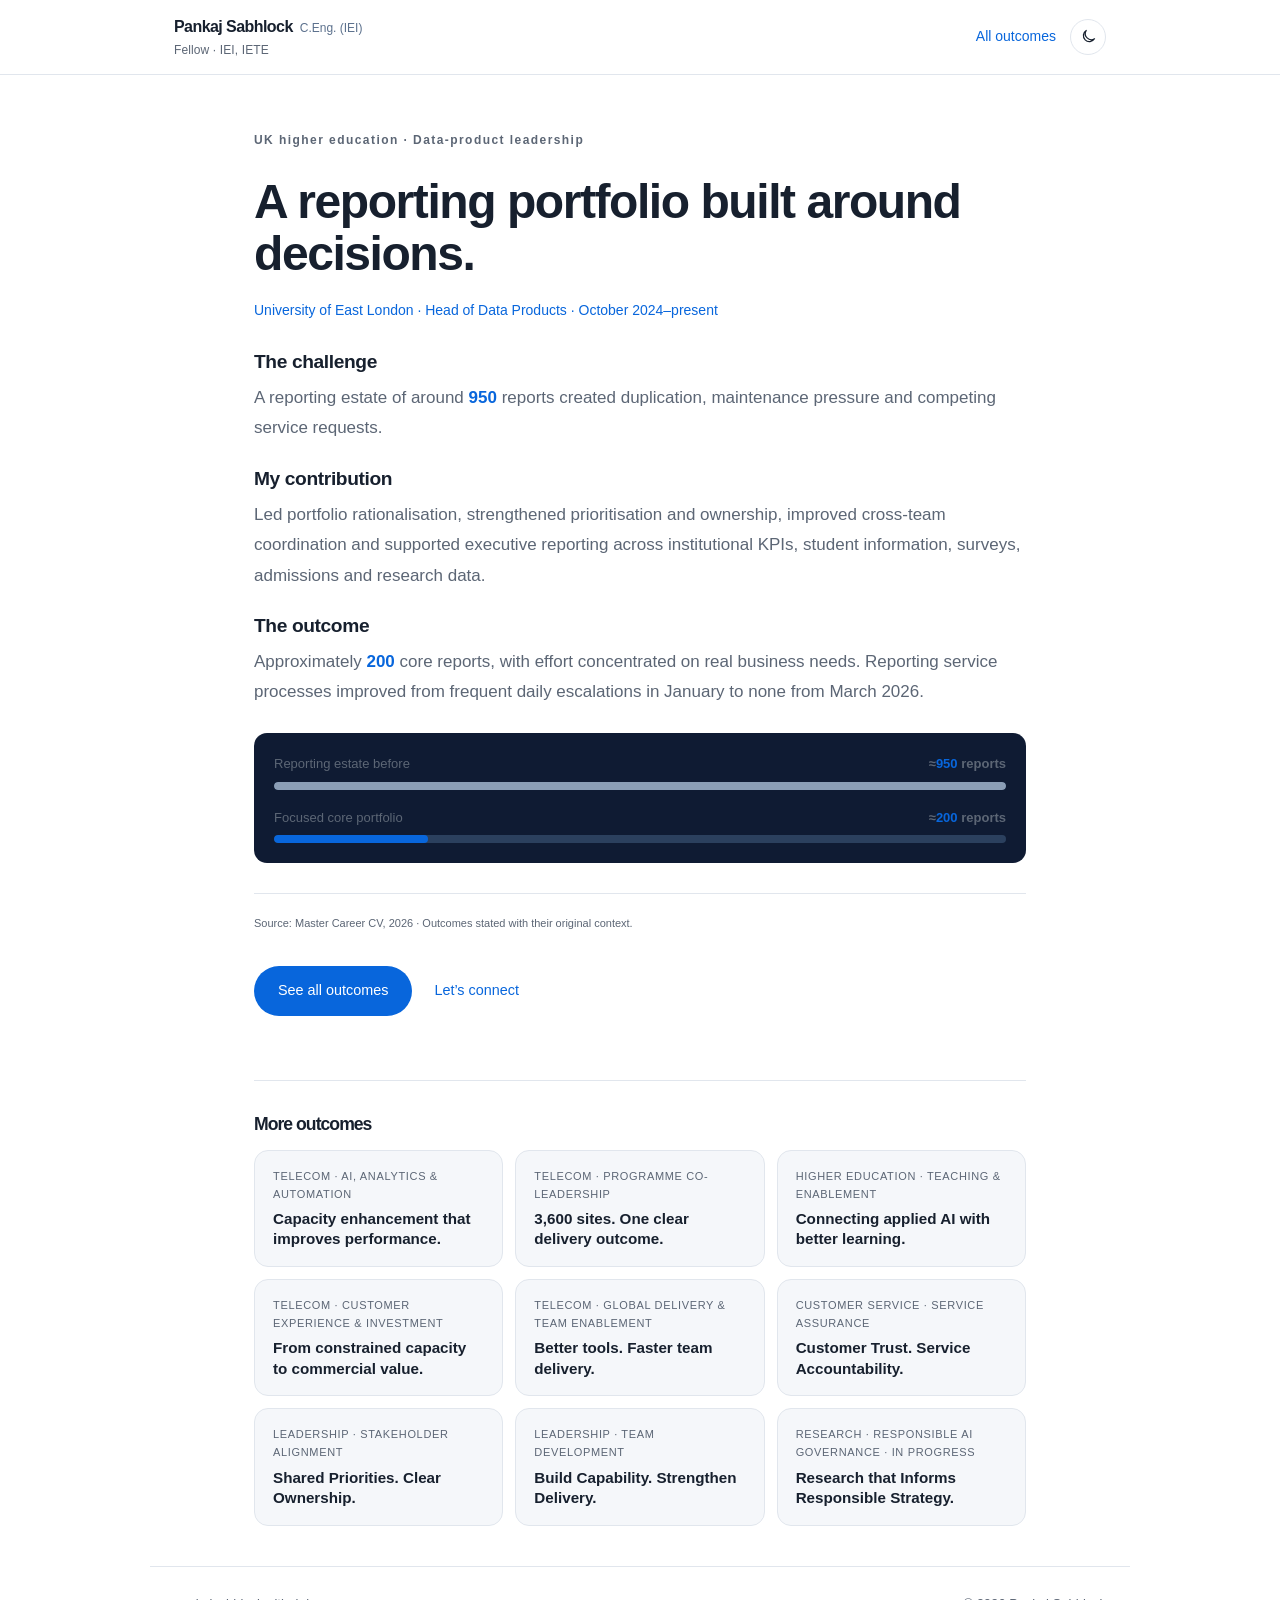
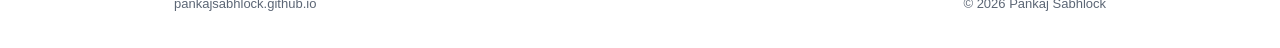
<file: stories/reporting/index.html>
<!doctype html>
<html lang="en-GB">
<head>
  <meta charset="utf-8">
  <meta name="viewport" content="width=device-width, initial-scale=1">
  <meta name="theme-color" content="#0f1b33">
  <title>A reporting portfolio built around decisions. | Pankaj Sabhlock</title>
  <meta name="description" content="A reporting estate of around 950 reports created duplication, maintenance pressure and competing service requests.">
  <link rel="canonical" href="https://pankajsabhlock.github.io/stories/reporting/">
  <meta property="og:title" content="A reporting portfolio built around decisions. | Pankaj Sabhlock">
  <meta property="og:description" content="A reporting estate of around 950 reports created duplication, maintenance pressure and competing service requests.">
  <meta property="og:type" content="article"><meta property="og:url" content="https://pankajsabhlock.github.io/stories/reporting/">
  <meta property="og:image" content="https://pankajsabhlock.github.io/assets/share.jpg"><meta property="og:image:width" content="1200"><meta property="og:image:height" content="630">
  <meta property="og:image:alt" content="Pankaj Sabhlock, Head of Data Products. I turn messy data into decisions people trust.">
  <meta name="twitter:card" content="summary_large_image"><meta name="twitter:image" content="https://pankajsabhlock.github.io/assets/share.jpg">
  <link rel="icon" type="image/svg+xml" href="data:image/svg+xml,%3Csvg xmlns='http://www.w3.org/2000/svg' viewBox='0 0 64 64'%3E%3Crect width='64' height='64' rx='16' fill='%23101a2c'/%3E%3Ctext x='32' y='41' text-anchor='middle' font-family='Arial,sans-serif' font-size='25' font-weight='600' fill='white'%3EPS%3C/text%3E%3C/svg%3E">
  <script>(function(){try{var t=localStorage.getItem('portfolio-theme');if(t!=='light'&&t!=='dark'){t=window.matchMedia('(prefers-color-scheme: light)').matches?'light':'dark'}document.documentElement.dataset.theme=t}catch(e){document.documentElement.dataset.theme='dark'}})();</script>
  <link rel="stylesheet" href="../../styles.css?v=20261116-stories">
  <link rel="stylesheet" href="../../theme.css?v=202611112300">
  <link rel="stylesheet" href="../../story-page.css?v=20261116-stories">
  <script type="application/ld+json">{"@context":"https://schema.org","@type":"Article","headline":"A reporting portfolio built around decisions.","description":"A reporting estate of around 950 reports created duplication, maintenance pressure and competing service requests.","url":"https://pankajsabhlock.github.io/stories/reporting/","mainEntityOfPage":"https://pankajsabhlock.github.io/stories/reporting/","image":"https://pankajsabhlock.github.io/assets/share.jpg","inLanguage":"en-GB","author":{"@type":"Person","name":"Pankaj Sabhlock","url":"https://pankajsabhlock.github.io/"},"isPartOf":{"@type":"WebSite","name":"Pankaj Sabhlock","url":"https://pankajsabhlock.github.io/"}}</script>
</head>
<body class="story-page">
  <a class="skip-link" href="#main">Skip to content</a>
  <header class="sp-header">
    <div class="sp-header-inner">
      <a class="identity" href="../../#home" aria-label="Pankaj Sabhlock, home"><span class="identity-copy"><span class="name-line"><span class="person-name">Pankaj Sabhlock</span><span class="honorific">C.Eng. (IEI)</span></span><span class="fellow-caption">Fellow · IEI, IETE</span></span></a>
      <div class="sp-header-actions">
        <a class="sp-back-link" href="../../#impact">All outcomes</a>
        <button type="button" class="theme-toggle" id="theme-toggle" aria-label="Switch to light mode" title="Switch to light mode"><svg class="theme-icon theme-icon-sun" viewBox="0 0 24 24" aria-hidden="true" focusable="false"><circle cx="12" cy="12" r="4"></circle><path d="M12 2v2M12 20v2M4.93 4.93l1.42 1.42M17.65 17.65l1.42 1.42M2 12h2M20 12h2M4.93 19.07l1.42-1.42M17.65 6.35l1.42-1.42"></path></svg><svg class="theme-icon theme-icon-moon" viewBox="0 0 24 24" aria-hidden="true" focusable="false"><path d="M20.5 15.2A8.5 8.5 0 0 1 8.8 3.5 8.5 8.5 0 1 0 20.5 15.2Z"></path></svg></button>
      </div>
    </div>
  </header>
  <main id="main" class="sp-main">
    <article class="sp-story">
      <p class="eyebrow">UK higher education · Data-product leadership</p>
      <h1>A reporting portfolio built around decisions.</h1>
      <p class="dialog-context">University of East London · Head of Data Products · October 2024–present</p>
      <section class="story-section"><h2>The challenge</h2><p>A reporting estate of around <span class="number-highlight">950</span> reports created duplication, maintenance pressure and competing service requests.</p></section>
      <section class="story-section"><h2>My contribution</h2><p>Led portfolio rationalisation, strengthened prioritisation and ownership, improved cross-team coordination and supported executive reporting across institutional KPIs, student information, surveys, admissions and research data.</p></section>
      <section class="story-section"><h2>The outcome</h2><p>Approximately <span class="number-highlight">200</span> core reports, with effort concentrated on real business needs. Reporting service processes improved from frequent daily escalations in January to none from March 2026.</p></section>
      <div class="story-chart" aria-label="Programme outcome comparison"><div class="chart-row"><div class="chart-label"><span>Reporting estate before</span><strong>≈<span class="number-highlight">950</span> reports</strong></div><div class="chart-track" aria-hidden="true"><div class="chart-fill muted" style="width:100%"></div></div></div><div class="chart-row"><div class="chart-label"><span>Focused core portfolio</span><strong>≈<span class="number-highlight">200</span> reports</strong></div><div class="chart-track" aria-hidden="true"><div class="chart-fill" style="width:21%"></div></div></div></div>
      <p class="dialog-source">Source: Master Career CV, 2026 · Outcomes stated with their original context.</p>
      <div class="sp-actions"><a class="button button-primary" href="../../#impact">See all outcomes</a><a class="text-link" href="../../#connect">Let’s connect</a></div>
    </article>
    <aside class="sp-more" aria-labelledby="more-title">
      <h2 id="more-title">More outcomes</h2>
      <ul>
          <li><a href="../capacity/"><span>Telecom · AI, analytics &amp; automation</span><strong>Capacity enhancement that improves performance.</strong></a></li>
          <li><a href="../upgrade/"><span>Telecom · Programme co-leadership</span><strong>3,600 sites. One clear delivery outcome.</strong></a></li>
          <li><a href="../learning/"><span>Higher education · Teaching &amp; enablement</span><strong>Connecting applied AI with better learning.</strong></a></li>
          <li><a href="../consulting/"><span>Telecom · Customer experience &amp; investment</span><strong>From constrained capacity to commercial value.</strong></a></li>
          <li><a href="../ericsson/"><span>Telecom · Global delivery &amp; team enablement</span><strong>Better tools. Faster team delivery.</strong></a></li>
          <li><a href="../service/"><span>Customer service · Service assurance</span><strong>Customer Trust. Service Accountability.</strong></a></li>
          <li><a href="../stakeholders/"><span>Leadership · Stakeholder alignment</span><strong>Shared Priorities. Clear Ownership.</strong></a></li>
          <li><a href="../mentoring/"><span>Leadership · Team development</span><strong>Build Capability. Strengthen Delivery.</strong></a></li>
          <li><a href="../research/"><span>Research · Responsible AI governance · In progress</span><strong>Research that Informs Responsible Strategy.</strong></a></li>
      </ul>
    </aside>
  </main>
  <footer class="sp-footer"><a href="../../#home">pankajsabhlock.github.io</a><span>© 2026 Pankaj Sabhlock</span></footer>
  <script>(function(){var b=document.getElementById('theme-toggle');if(!b)return;function label(){var l=document.documentElement.dataset.theme==='light';b.setAttribute('aria-label',l?'Switch to dark mode':'Switch to light mode');b.setAttribute('title',l?'Switch to dark mode':'Switch to light mode')}label();b.addEventListener('click',function(){var n=document.documentElement.dataset.theme==='light'?'dark':'light';document.documentElement.dataset.theme=n;try{localStorage.setItem('portfolio-theme',n)}catch(e){}label()})})();</script>
</body>
</html>
</file>
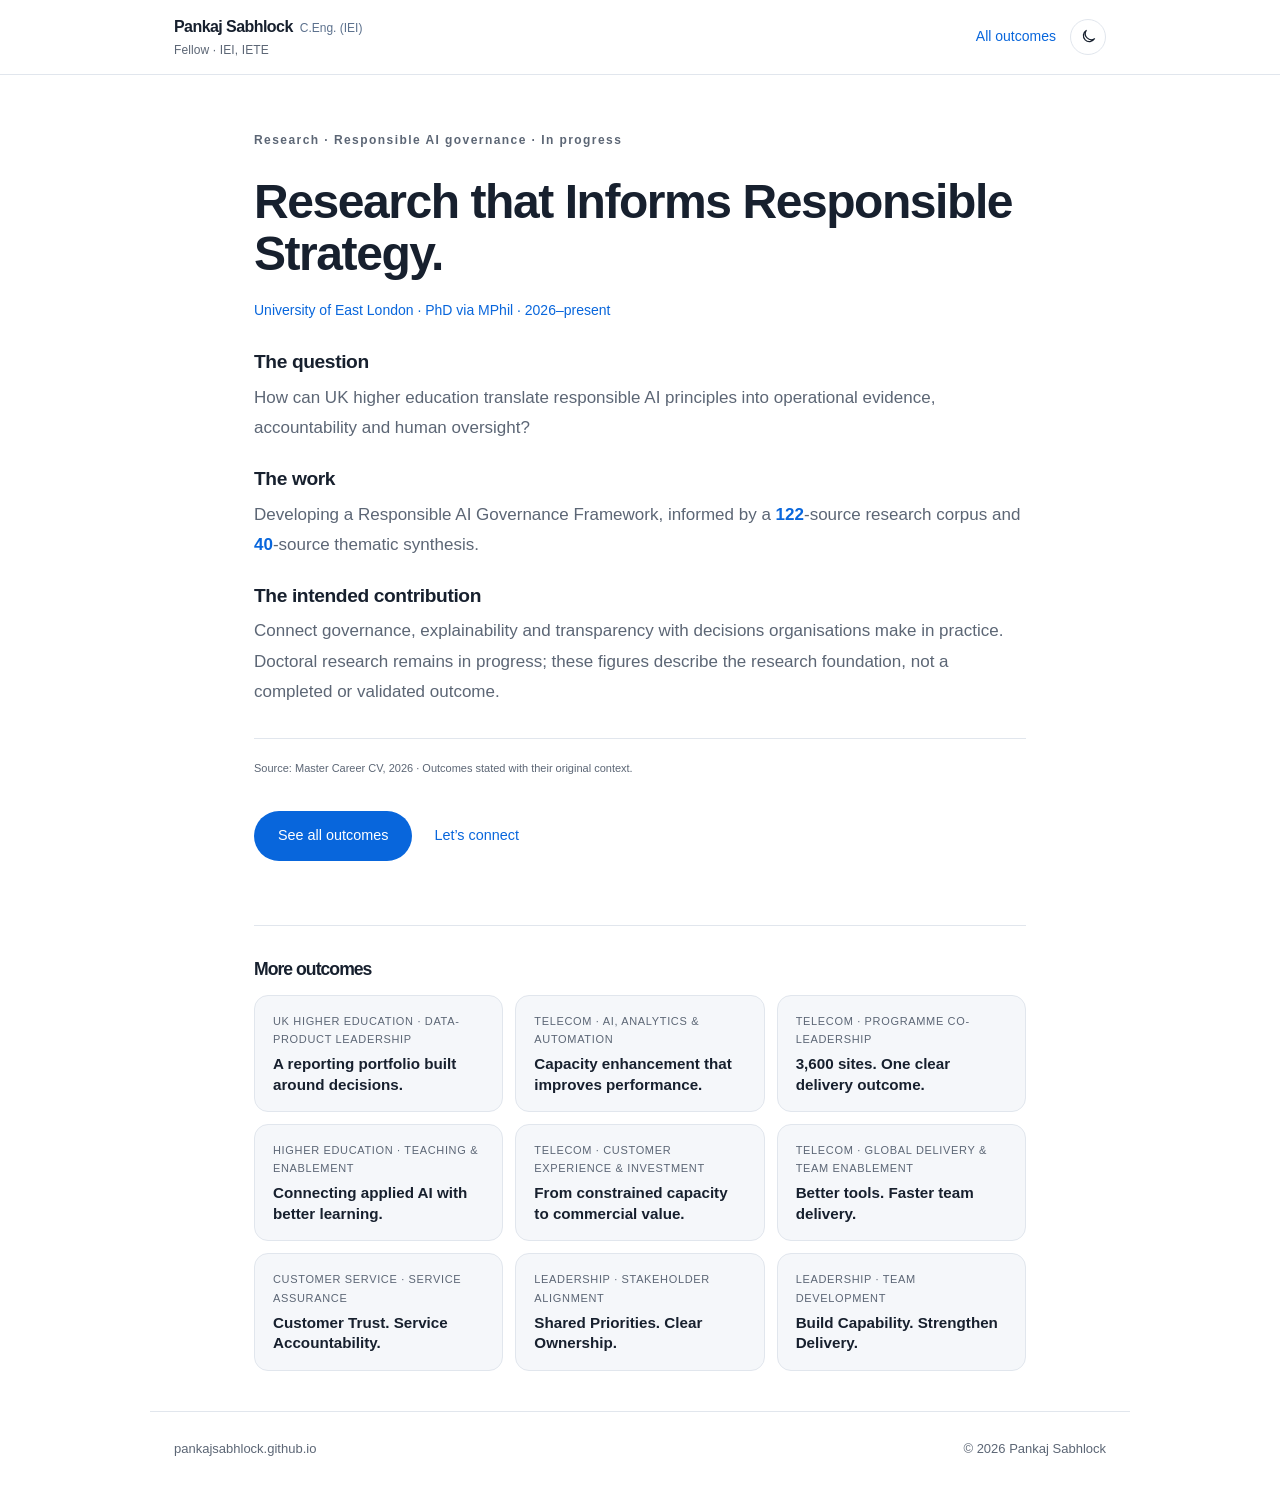
<file: stories/research/index.html>
<!doctype html>
<html lang="en-GB">
<head>
  <meta charset="utf-8">
  <meta name="viewport" content="width=device-width, initial-scale=1">
  <meta name="theme-color" content="#0f1b33">
  <title>Research that Informs Responsible Strategy. | Pankaj Sabhlock</title>
  <meta name="description" content="How can UK higher education translate responsible AI principles into operational evidence, accountability and human oversight?">
  <link rel="canonical" href="https://pankajsabhlock.github.io/stories/research/">
  <meta property="og:title" content="Research that Informs Responsible Strategy. | Pankaj Sabhlock">
  <meta property="og:description" content="How can UK higher education translate responsible AI principles into operational evidence, accountability and human oversight?">
  <meta property="og:type" content="article"><meta property="og:url" content="https://pankajsabhlock.github.io/stories/research/">
  <meta property="og:image" content="https://pankajsabhlock.github.io/assets/share.jpg"><meta property="og:image:width" content="1200"><meta property="og:image:height" content="630">
  <meta property="og:image:alt" content="Pankaj Sabhlock, Head of Data Products. I turn messy data into decisions people trust.">
  <meta name="twitter:card" content="summary_large_image"><meta name="twitter:image" content="https://pankajsabhlock.github.io/assets/share.jpg">
  <link rel="icon" type="image/svg+xml" href="data:image/svg+xml,%3Csvg xmlns='http://www.w3.org/2000/svg' viewBox='0 0 64 64'%3E%3Crect width='64' height='64' rx='16' fill='%23101a2c'/%3E%3Ctext x='32' y='41' text-anchor='middle' font-family='Arial,sans-serif' font-size='25' font-weight='600' fill='white'%3EPS%3C/text%3E%3C/svg%3E">
  <script>(function(){try{var t=localStorage.getItem('portfolio-theme');if(t!=='light'&&t!=='dark'){t=window.matchMedia('(prefers-color-scheme: light)').matches?'light':'dark'}document.documentElement.dataset.theme=t}catch(e){document.documentElement.dataset.theme='dark'}})();</script>
  <link rel="stylesheet" href="../../styles.css?v=20261116-stories">
  <link rel="stylesheet" href="../../theme.css?v=202611112300">
  <link rel="stylesheet" href="../../story-page.css?v=20261116-stories">
  <script type="application/ld+json">{"@context":"https://schema.org","@type":"Article","headline":"Research that Informs Responsible Strategy.","description":"How can UK higher education translate responsible AI principles into operational evidence, accountability and human oversight?","url":"https://pankajsabhlock.github.io/stories/research/","mainEntityOfPage":"https://pankajsabhlock.github.io/stories/research/","image":"https://pankajsabhlock.github.io/assets/share.jpg","inLanguage":"en-GB","author":{"@type":"Person","name":"Pankaj Sabhlock","url":"https://pankajsabhlock.github.io/"},"isPartOf":{"@type":"WebSite","name":"Pankaj Sabhlock","url":"https://pankajsabhlock.github.io/"}}</script>
</head>
<body class="story-page">
  <a class="skip-link" href="#main">Skip to content</a>
  <header class="sp-header">
    <div class="sp-header-inner">
      <a class="identity" href="../../#home" aria-label="Pankaj Sabhlock, home"><span class="identity-copy"><span class="name-line"><span class="person-name">Pankaj Sabhlock</span><span class="honorific">C.Eng. (IEI)</span></span><span class="fellow-caption">Fellow · IEI, IETE</span></span></a>
      <div class="sp-header-actions">
        <a class="sp-back-link" href="../../#impact">All outcomes</a>
        <button type="button" class="theme-toggle" id="theme-toggle" aria-label="Switch to light mode" title="Switch to light mode"><svg class="theme-icon theme-icon-sun" viewBox="0 0 24 24" aria-hidden="true" focusable="false"><circle cx="12" cy="12" r="4"></circle><path d="M12 2v2M12 20v2M4.93 4.93l1.42 1.42M17.65 17.65l1.42 1.42M2 12h2M20 12h2M4.93 19.07l1.42-1.42M17.65 6.35l1.42-1.42"></path></svg><svg class="theme-icon theme-icon-moon" viewBox="0 0 24 24" aria-hidden="true" focusable="false"><path d="M20.5 15.2A8.5 8.5 0 0 1 8.8 3.5 8.5 8.5 0 1 0 20.5 15.2Z"></path></svg></button>
      </div>
    </div>
  </header>
  <main id="main" class="sp-main">
    <article class="sp-story">
      <p class="eyebrow">Research · Responsible AI governance · In progress</p>
      <h1>Research that Informs Responsible Strategy.</h1>
      <p class="dialog-context">University of East London · PhD via MPhil · 2026–present</p>
      <section class="story-section"><h2>The question</h2><p>How can UK higher education translate responsible AI principles into operational evidence, accountability and human oversight?</p></section>
      <section class="story-section"><h2>The work</h2><p>Developing a Responsible AI Governance Framework, informed by a <span class="number-highlight">122</span>-source research corpus and <span class="number-highlight">40</span>-source thematic synthesis.</p></section>
      <section class="story-section"><h2>The intended contribution</h2><p>Connect governance, explainability and transparency with decisions organisations make in practice. Doctoral research remains in progress; these figures describe the research foundation, not a completed or validated outcome.</p></section>
      <p class="dialog-source">Source: Master Career CV, 2026 · Outcomes stated with their original context.</p>
      <div class="sp-actions"><a class="button button-primary" href="../../#impact">See all outcomes</a><a class="text-link" href="../../#connect">Let’s connect</a></div>
    </article>
    <aside class="sp-more" aria-labelledby="more-title">
      <h2 id="more-title">More outcomes</h2>
      <ul>
          <li><a href="../reporting/"><span>UK higher education · Data-product leadership</span><strong>A reporting portfolio built around decisions.</strong></a></li>
          <li><a href="../capacity/"><span>Telecom · AI, analytics &amp; automation</span><strong>Capacity enhancement that improves performance.</strong></a></li>
          <li><a href="../upgrade/"><span>Telecom · Programme co-leadership</span><strong>3,600 sites. One clear delivery outcome.</strong></a></li>
          <li><a href="../learning/"><span>Higher education · Teaching &amp; enablement</span><strong>Connecting applied AI with better learning.</strong></a></li>
          <li><a href="../consulting/"><span>Telecom · Customer experience &amp; investment</span><strong>From constrained capacity to commercial value.</strong></a></li>
          <li><a href="../ericsson/"><span>Telecom · Global delivery &amp; team enablement</span><strong>Better tools. Faster team delivery.</strong></a></li>
          <li><a href="../service/"><span>Customer service · Service assurance</span><strong>Customer Trust. Service Accountability.</strong></a></li>
          <li><a href="../stakeholders/"><span>Leadership · Stakeholder alignment</span><strong>Shared Priorities. Clear Ownership.</strong></a></li>
          <li><a href="../mentoring/"><span>Leadership · Team development</span><strong>Build Capability. Strengthen Delivery.</strong></a></li>
      </ul>
    </aside>
  </main>
  <footer class="sp-footer"><a href="../../#home">pankajsabhlock.github.io</a><span>© 2026 Pankaj Sabhlock</span></footer>
  <script>(function(){var b=document.getElementById('theme-toggle');if(!b)return;function label(){var l=document.documentElement.dataset.theme==='light';b.setAttribute('aria-label',l?'Switch to dark mode':'Switch to light mode');b.setAttribute('title',l?'Switch to dark mode':'Switch to light mode')}label();b.addEventListener('click',function(){var n=document.documentElement.dataset.theme==='light'?'dark':'light';document.documentElement.dataset.theme=n;try{localStorage.setItem('portfolio-theme',n)}catch(e){}label()})})();</script>
</body>
</html>
</file>
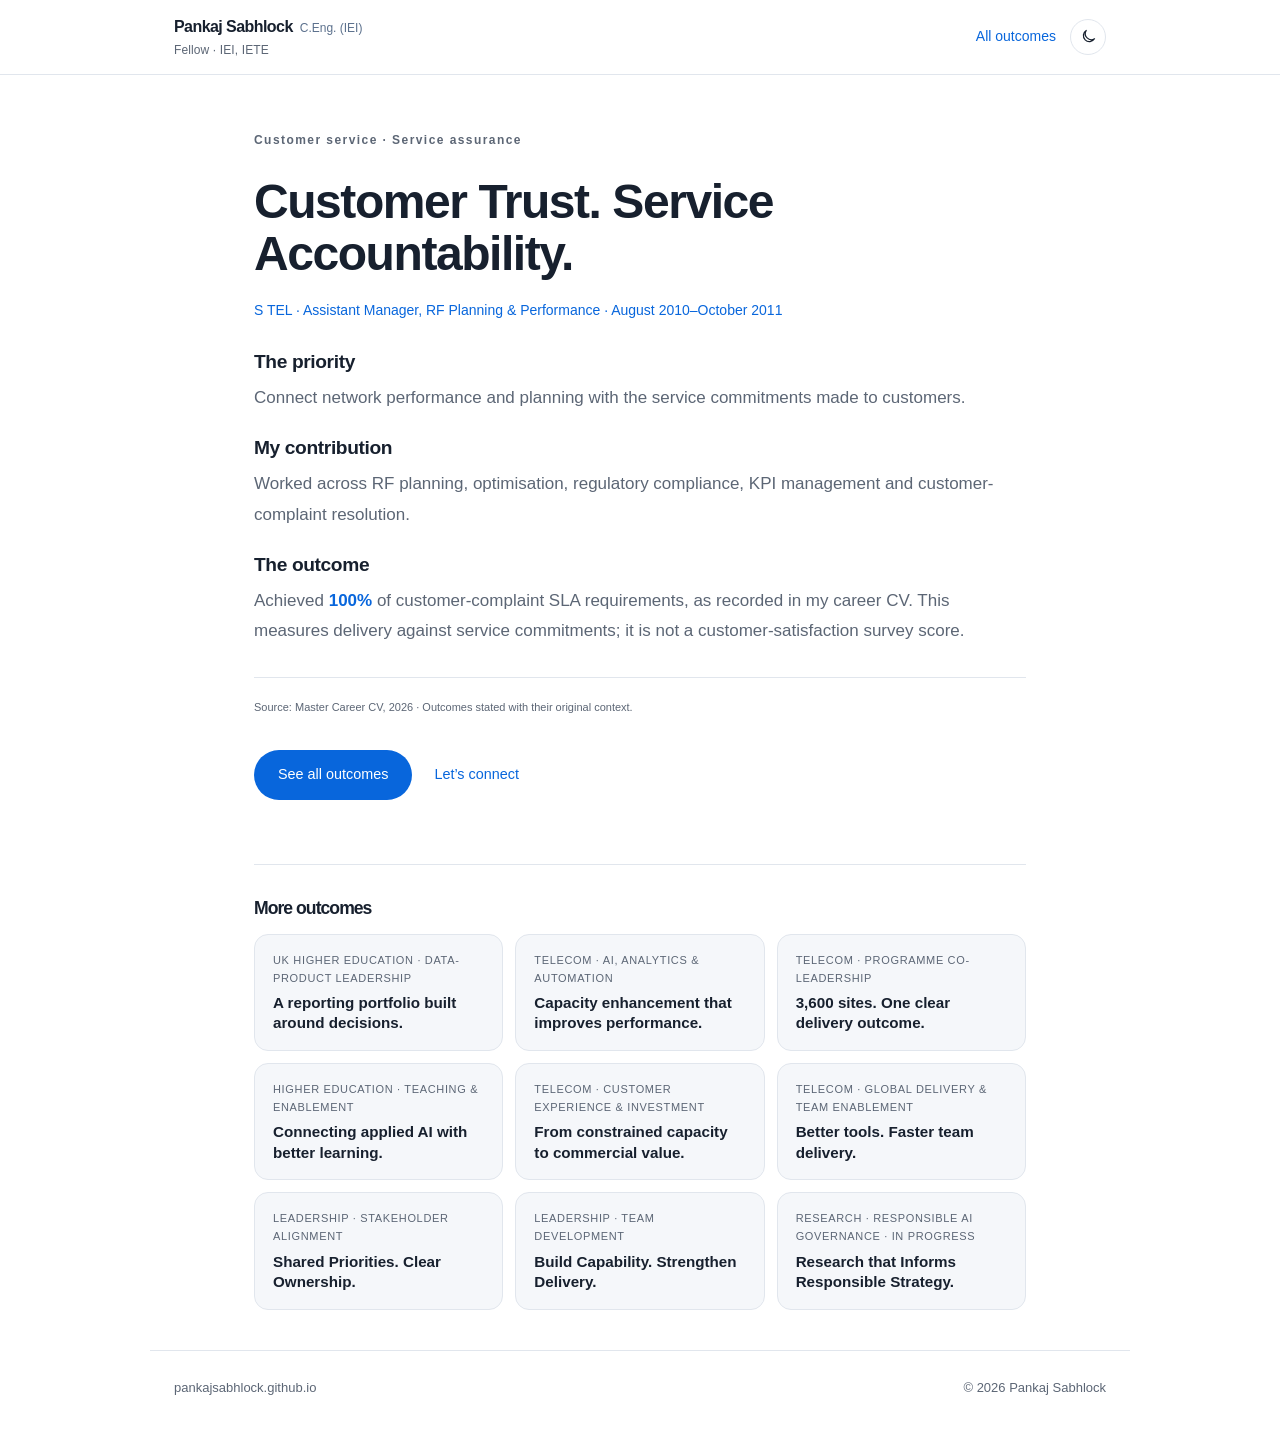
<file: stories/service/index.html>
<!doctype html>
<html lang="en-GB">
<head>
  <meta charset="utf-8">
  <meta name="viewport" content="width=device-width, initial-scale=1">
  <meta name="theme-color" content="#0f1b33">
  <title>Customer Trust. Service Accountability. | Pankaj Sabhlock</title>
  <meta name="description" content="Connect network performance and planning with the service commitments made to customers.">
  <link rel="canonical" href="https://pankajsabhlock.github.io/stories/service/">
  <meta property="og:title" content="Customer Trust. Service Accountability. | Pankaj Sabhlock">
  <meta property="og:description" content="Connect network performance and planning with the service commitments made to customers.">
  <meta property="og:type" content="article"><meta property="og:url" content="https://pankajsabhlock.github.io/stories/service/">
  <meta property="og:image" content="https://pankajsabhlock.github.io/assets/share.jpg"><meta property="og:image:width" content="1200"><meta property="og:image:height" content="630">
  <meta property="og:image:alt" content="Pankaj Sabhlock, Head of Data Products. I turn messy data into decisions people trust.">
  <meta name="twitter:card" content="summary_large_image"><meta name="twitter:image" content="https://pankajsabhlock.github.io/assets/share.jpg">
  <link rel="icon" type="image/svg+xml" href="data:image/svg+xml,%3Csvg xmlns='http://www.w3.org/2000/svg' viewBox='0 0 64 64'%3E%3Crect width='64' height='64' rx='16' fill='%23101a2c'/%3E%3Ctext x='32' y='41' text-anchor='middle' font-family='Arial,sans-serif' font-size='25' font-weight='600' fill='white'%3EPS%3C/text%3E%3C/svg%3E">
  <script>(function(){try{var t=localStorage.getItem('portfolio-theme');if(t!=='light'&&t!=='dark'){t=window.matchMedia('(prefers-color-scheme: light)').matches?'light':'dark'}document.documentElement.dataset.theme=t}catch(e){document.documentElement.dataset.theme='dark'}})();</script>
  <link rel="stylesheet" href="../../styles.css?v=20261116-stories">
  <link rel="stylesheet" href="../../theme.css?v=202611112300">
  <link rel="stylesheet" href="../../story-page.css?v=20261116-stories">
  <script type="application/ld+json">{"@context":"https://schema.org","@type":"Article","headline":"Customer Trust. Service Accountability.","description":"Connect network performance and planning with the service commitments made to customers.","url":"https://pankajsabhlock.github.io/stories/service/","mainEntityOfPage":"https://pankajsabhlock.github.io/stories/service/","image":"https://pankajsabhlock.github.io/assets/share.jpg","inLanguage":"en-GB","author":{"@type":"Person","name":"Pankaj Sabhlock","url":"https://pankajsabhlock.github.io/"},"isPartOf":{"@type":"WebSite","name":"Pankaj Sabhlock","url":"https://pankajsabhlock.github.io/"}}</script>
</head>
<body class="story-page">
  <a class="skip-link" href="#main">Skip to content</a>
  <header class="sp-header">
    <div class="sp-header-inner">
      <a class="identity" href="../../#home" aria-label="Pankaj Sabhlock, home"><span class="identity-copy"><span class="name-line"><span class="person-name">Pankaj Sabhlock</span><span class="honorific">C.Eng. (IEI)</span></span><span class="fellow-caption">Fellow · IEI, IETE</span></span></a>
      <div class="sp-header-actions">
        <a class="sp-back-link" href="../../#impact">All outcomes</a>
        <button type="button" class="theme-toggle" id="theme-toggle" aria-label="Switch to light mode" title="Switch to light mode"><svg class="theme-icon theme-icon-sun" viewBox="0 0 24 24" aria-hidden="true" focusable="false"><circle cx="12" cy="12" r="4"></circle><path d="M12 2v2M12 20v2M4.93 4.93l1.42 1.42M17.65 17.65l1.42 1.42M2 12h2M20 12h2M4.93 19.07l1.42-1.42M17.65 6.35l1.42-1.42"></path></svg><svg class="theme-icon theme-icon-moon" viewBox="0 0 24 24" aria-hidden="true" focusable="false"><path d="M20.5 15.2A8.5 8.5 0 0 1 8.8 3.5 8.5 8.5 0 1 0 20.5 15.2Z"></path></svg></button>
      </div>
    </div>
  </header>
  <main id="main" class="sp-main">
    <article class="sp-story">
      <p class="eyebrow">Customer service · Service assurance</p>
      <h1>Customer Trust. Service Accountability.</h1>
      <p class="dialog-context">S TEL · Assistant Manager, RF Planning &amp; Performance · August 2010–October 2011</p>
      <section class="story-section"><h2>The priority</h2><p>Connect network performance and planning with the service commitments made to customers.</p></section>
      <section class="story-section"><h2>My contribution</h2><p>Worked across RF planning, optimisation, regulatory compliance, KPI management and customer-complaint resolution.</p></section>
      <section class="story-section"><h2>The outcome</h2><p>Achieved <span class="number-highlight">100%</span> of customer-complaint SLA requirements, as recorded in my career CV. This measures delivery against service commitments; it is not a customer-satisfaction survey score.</p></section>
      <p class="dialog-source">Source: Master Career CV, 2026 · Outcomes stated with their original context.</p>
      <div class="sp-actions"><a class="button button-primary" href="../../#impact">See all outcomes</a><a class="text-link" href="../../#connect">Let’s connect</a></div>
    </article>
    <aside class="sp-more" aria-labelledby="more-title">
      <h2 id="more-title">More outcomes</h2>
      <ul>
          <li><a href="../reporting/"><span>UK higher education · Data-product leadership</span><strong>A reporting portfolio built around decisions.</strong></a></li>
          <li><a href="../capacity/"><span>Telecom · AI, analytics &amp; automation</span><strong>Capacity enhancement that improves performance.</strong></a></li>
          <li><a href="../upgrade/"><span>Telecom · Programme co-leadership</span><strong>3,600 sites. One clear delivery outcome.</strong></a></li>
          <li><a href="../learning/"><span>Higher education · Teaching &amp; enablement</span><strong>Connecting applied AI with better learning.</strong></a></li>
          <li><a href="../consulting/"><span>Telecom · Customer experience &amp; investment</span><strong>From constrained capacity to commercial value.</strong></a></li>
          <li><a href="../ericsson/"><span>Telecom · Global delivery &amp; team enablement</span><strong>Better tools. Faster team delivery.</strong></a></li>
          <li><a href="../stakeholders/"><span>Leadership · Stakeholder alignment</span><strong>Shared Priorities. Clear Ownership.</strong></a></li>
          <li><a href="../mentoring/"><span>Leadership · Team development</span><strong>Build Capability. Strengthen Delivery.</strong></a></li>
          <li><a href="../research/"><span>Research · Responsible AI governance · In progress</span><strong>Research that Informs Responsible Strategy.</strong></a></li>
      </ul>
    </aside>
  </main>
  <footer class="sp-footer"><a href="../../#home">pankajsabhlock.github.io</a><span>© 2026 Pankaj Sabhlock</span></footer>
  <script>(function(){var b=document.getElementById('theme-toggle');if(!b)return;function label(){var l=document.documentElement.dataset.theme==='light';b.setAttribute('aria-label',l?'Switch to dark mode':'Switch to light mode');b.setAttribute('title',l?'Switch to dark mode':'Switch to light mode')}label();b.addEventListener('click',function(){var n=document.documentElement.dataset.theme==='light'?'dark':'light';document.documentElement.dataset.theme=n;try{localStorage.setItem('portfolio-theme',n)}catch(e){}label()})})();</script>
</body>
</html>
</file>
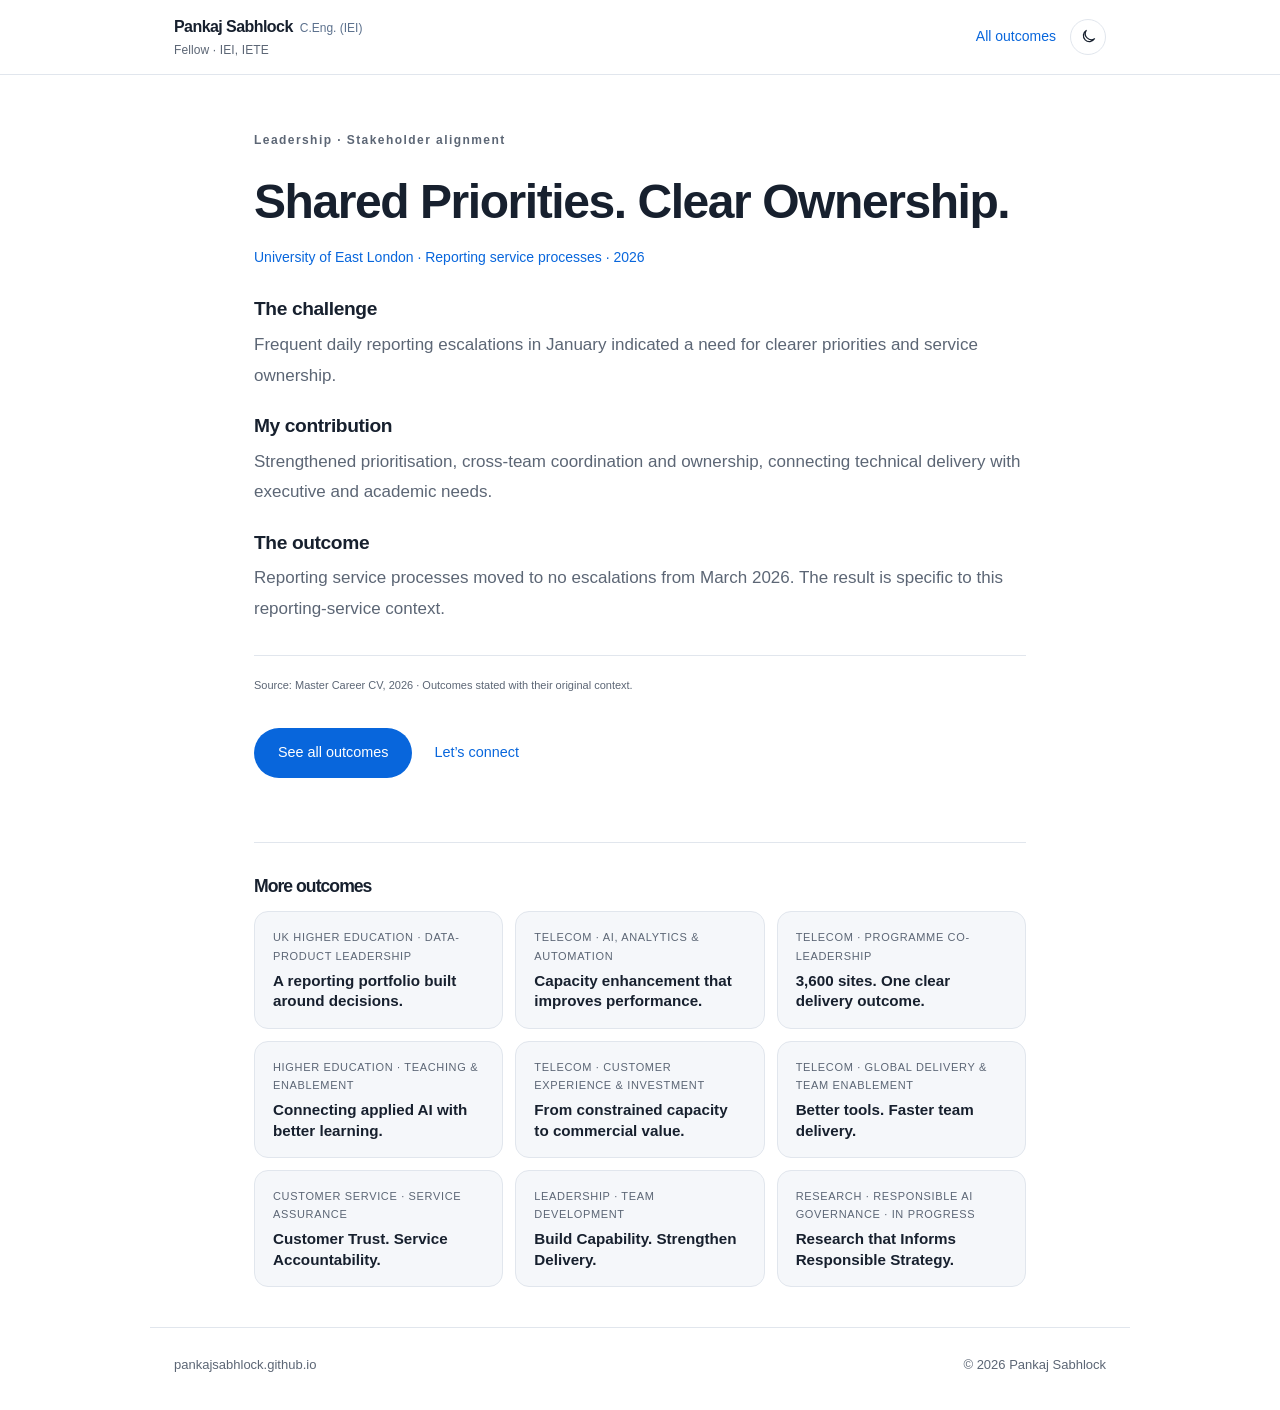
<file: stories/stakeholders/index.html>
<!doctype html>
<html lang="en-GB">
<head>
  <meta charset="utf-8">
  <meta name="viewport" content="width=device-width, initial-scale=1">
  <meta name="theme-color" content="#0f1b33">
  <title>Shared Priorities. Clear Ownership. | Pankaj Sabhlock</title>
  <meta name="description" content="Frequent daily reporting escalations in January indicated a need for clearer priorities and service ownership.">
  <link rel="canonical" href="https://pankajsabhlock.github.io/stories/stakeholders/">
  <meta property="og:title" content="Shared Priorities. Clear Ownership. | Pankaj Sabhlock">
  <meta property="og:description" content="Frequent daily reporting escalations in January indicated a need for clearer priorities and service ownership.">
  <meta property="og:type" content="article"><meta property="og:url" content="https://pankajsabhlock.github.io/stories/stakeholders/">
  <meta property="og:image" content="https://pankajsabhlock.github.io/assets/share.jpg"><meta property="og:image:width" content="1200"><meta property="og:image:height" content="630">
  <meta property="og:image:alt" content="Pankaj Sabhlock, Head of Data Products. I turn messy data into decisions people trust.">
  <meta name="twitter:card" content="summary_large_image"><meta name="twitter:image" content="https://pankajsabhlock.github.io/assets/share.jpg">
  <link rel="icon" type="image/svg+xml" href="data:image/svg+xml,%3Csvg xmlns='http://www.w3.org/2000/svg' viewBox='0 0 64 64'%3E%3Crect width='64' height='64' rx='16' fill='%23101a2c'/%3E%3Ctext x='32' y='41' text-anchor='middle' font-family='Arial,sans-serif' font-size='25' font-weight='600' fill='white'%3EPS%3C/text%3E%3C/svg%3E">
  <script>(function(){try{var t=localStorage.getItem('portfolio-theme');if(t!=='light'&&t!=='dark'){t=window.matchMedia('(prefers-color-scheme: light)').matches?'light':'dark'}document.documentElement.dataset.theme=t}catch(e){document.documentElement.dataset.theme='dark'}})();</script>
  <link rel="stylesheet" href="../../styles.css?v=20261116-stories">
  <link rel="stylesheet" href="../../theme.css?v=202611112300">
  <link rel="stylesheet" href="../../story-page.css?v=20261116-stories">
  <script type="application/ld+json">{"@context":"https://schema.org","@type":"Article","headline":"Shared Priorities. Clear Ownership.","description":"Frequent daily reporting escalations in January indicated a need for clearer priorities and service ownership.","url":"https://pankajsabhlock.github.io/stories/stakeholders/","mainEntityOfPage":"https://pankajsabhlock.github.io/stories/stakeholders/","image":"https://pankajsabhlock.github.io/assets/share.jpg","inLanguage":"en-GB","author":{"@type":"Person","name":"Pankaj Sabhlock","url":"https://pankajsabhlock.github.io/"},"isPartOf":{"@type":"WebSite","name":"Pankaj Sabhlock","url":"https://pankajsabhlock.github.io/"}}</script>
</head>
<body class="story-page">
  <a class="skip-link" href="#main">Skip to content</a>
  <header class="sp-header">
    <div class="sp-header-inner">
      <a class="identity" href="../../#home" aria-label="Pankaj Sabhlock, home"><span class="identity-copy"><span class="name-line"><span class="person-name">Pankaj Sabhlock</span><span class="honorific">C.Eng. (IEI)</span></span><span class="fellow-caption">Fellow · IEI, IETE</span></span></a>
      <div class="sp-header-actions">
        <a class="sp-back-link" href="../../#impact">All outcomes</a>
        <button type="button" class="theme-toggle" id="theme-toggle" aria-label="Switch to light mode" title="Switch to light mode"><svg class="theme-icon theme-icon-sun" viewBox="0 0 24 24" aria-hidden="true" focusable="false"><circle cx="12" cy="12" r="4"></circle><path d="M12 2v2M12 20v2M4.93 4.93l1.42 1.42M17.65 17.65l1.42 1.42M2 12h2M20 12h2M4.93 19.07l1.42-1.42M17.65 6.35l1.42-1.42"></path></svg><svg class="theme-icon theme-icon-moon" viewBox="0 0 24 24" aria-hidden="true" focusable="false"><path d="M20.5 15.2A8.5 8.5 0 0 1 8.8 3.5 8.5 8.5 0 1 0 20.5 15.2Z"></path></svg></button>
      </div>
    </div>
  </header>
  <main id="main" class="sp-main">
    <article class="sp-story">
      <p class="eyebrow">Leadership · Stakeholder alignment</p>
      <h1>Shared Priorities. Clear Ownership.</h1>
      <p class="dialog-context">University of East London · Reporting service processes · 2026</p>
      <section class="story-section"><h2>The challenge</h2><p>Frequent daily reporting escalations in January indicated a need for clearer priorities and service ownership.</p></section>
      <section class="story-section"><h2>My contribution</h2><p>Strengthened prioritisation, cross-team coordination and ownership, connecting technical delivery with executive and academic needs.</p></section>
      <section class="story-section"><h2>The outcome</h2><p>Reporting service processes moved to no escalations from March 2026. The result is specific to this reporting-service context.</p></section>
      <p class="dialog-source">Source: Master Career CV, 2026 · Outcomes stated with their original context.</p>
      <div class="sp-actions"><a class="button button-primary" href="../../#impact">See all outcomes</a><a class="text-link" href="../../#connect">Let’s connect</a></div>
    </article>
    <aside class="sp-more" aria-labelledby="more-title">
      <h2 id="more-title">More outcomes</h2>
      <ul>
          <li><a href="../reporting/"><span>UK higher education · Data-product leadership</span><strong>A reporting portfolio built around decisions.</strong></a></li>
          <li><a href="../capacity/"><span>Telecom · AI, analytics &amp; automation</span><strong>Capacity enhancement that improves performance.</strong></a></li>
          <li><a href="../upgrade/"><span>Telecom · Programme co-leadership</span><strong>3,600 sites. One clear delivery outcome.</strong></a></li>
          <li><a href="../learning/"><span>Higher education · Teaching &amp; enablement</span><strong>Connecting applied AI with better learning.</strong></a></li>
          <li><a href="../consulting/"><span>Telecom · Customer experience &amp; investment</span><strong>From constrained capacity to commercial value.</strong></a></li>
          <li><a href="../ericsson/"><span>Telecom · Global delivery &amp; team enablement</span><strong>Better tools. Faster team delivery.</strong></a></li>
          <li><a href="../service/"><span>Customer service · Service assurance</span><strong>Customer Trust. Service Accountability.</strong></a></li>
          <li><a href="../mentoring/"><span>Leadership · Team development</span><strong>Build Capability. Strengthen Delivery.</strong></a></li>
          <li><a href="../research/"><span>Research · Responsible AI governance · In progress</span><strong>Research that Informs Responsible Strategy.</strong></a></li>
      </ul>
    </aside>
  </main>
  <footer class="sp-footer"><a href="../../#home">pankajsabhlock.github.io</a><span>© 2026 Pankaj Sabhlock</span></footer>
  <script>(function(){var b=document.getElementById('theme-toggle');if(!b)return;function label(){var l=document.documentElement.dataset.theme==='light';b.setAttribute('aria-label',l?'Switch to dark mode':'Switch to light mode');b.setAttribute('title',l?'Switch to dark mode':'Switch to light mode')}label();b.addEventListener('click',function(){var n=document.documentElement.dataset.theme==='light'?'dark':'light';document.documentElement.dataset.theme=n;try{localStorage.setItem('portfolio-theme',n)}catch(e){}label()})})();</script>
</body>
</html>
</file>
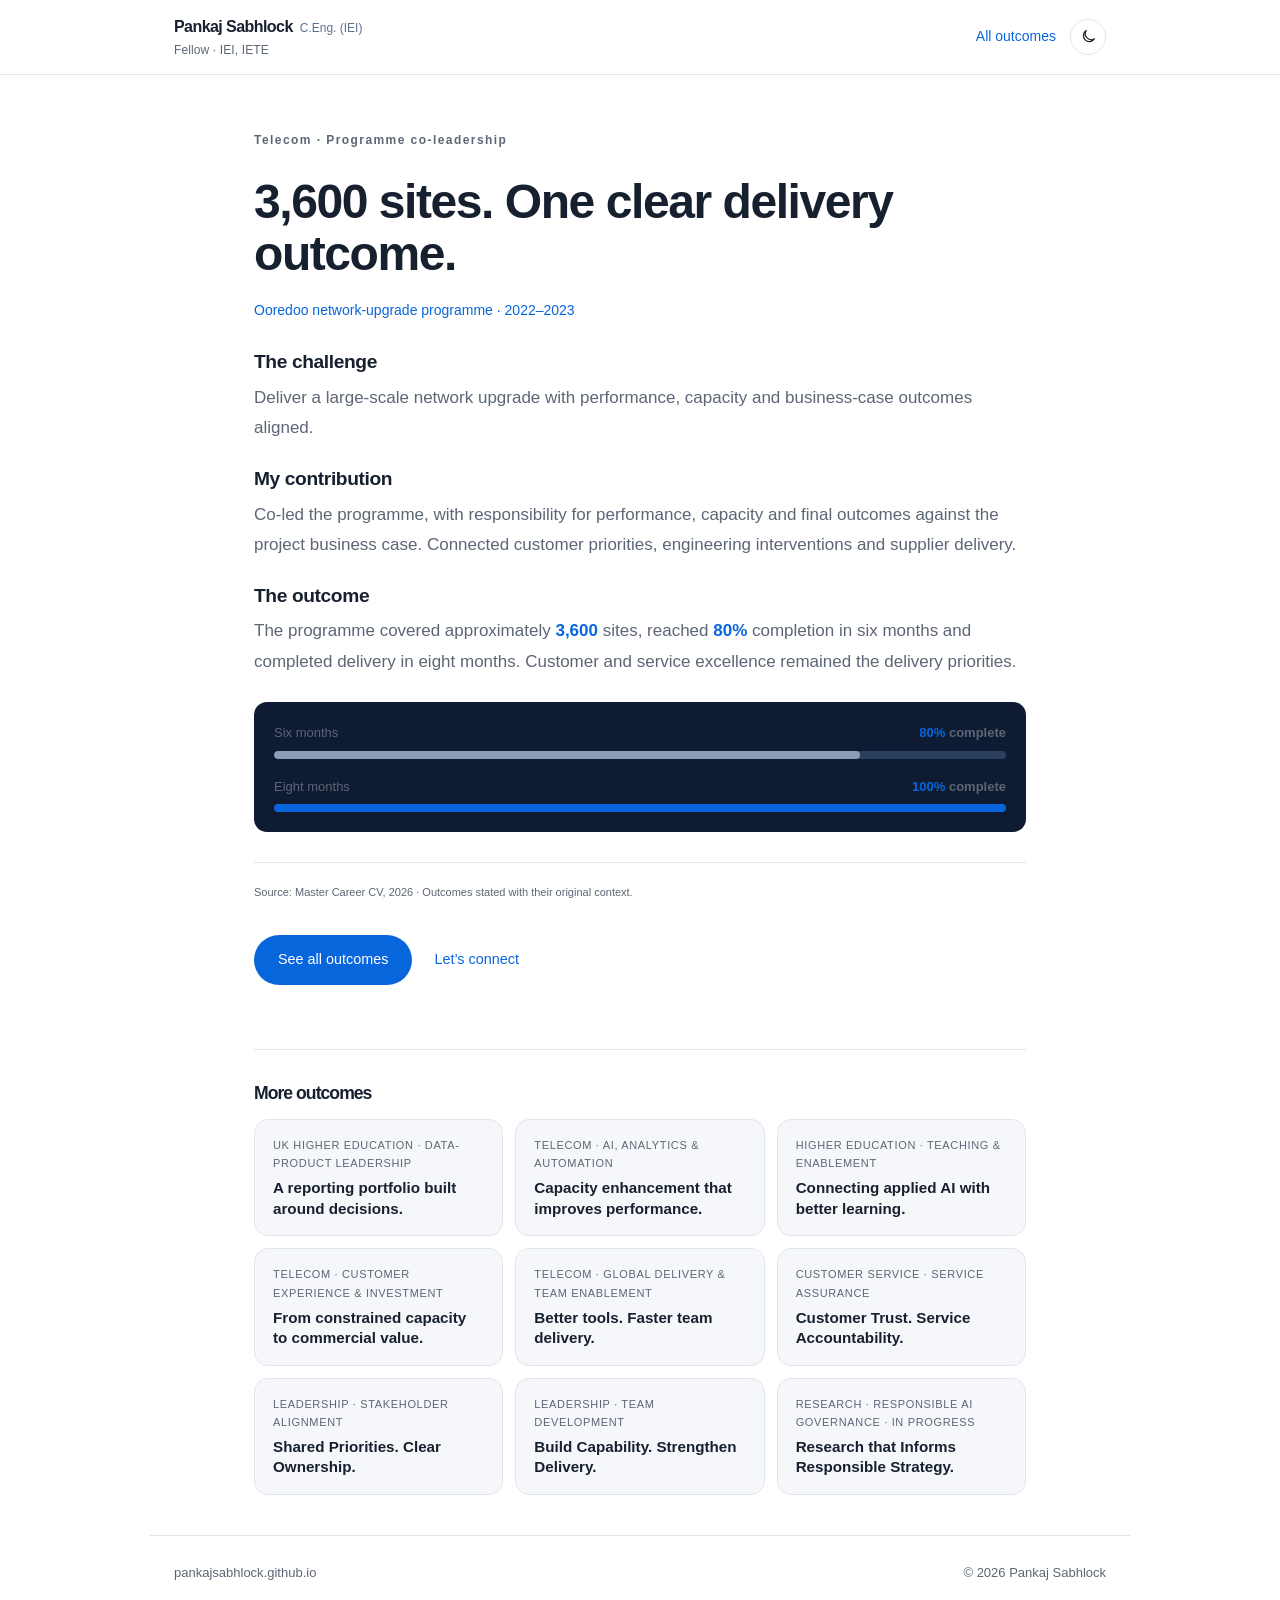
<file: stories/upgrade/index.html>
<!doctype html>
<html lang="en-GB">
<head>
  <meta charset="utf-8">
  <meta name="viewport" content="width=device-width, initial-scale=1">
  <meta name="theme-color" content="#0f1b33">
  <title>3,600 sites. One clear delivery outcome. | Pankaj Sabhlock</title>
  <meta name="description" content="Deliver a large-scale network upgrade with performance, capacity and business-case outcomes aligned.">
  <link rel="canonical" href="https://pankajsabhlock.github.io/stories/upgrade/">
  <meta property="og:title" content="3,600 sites. One clear delivery outcome. | Pankaj Sabhlock">
  <meta property="og:description" content="Deliver a large-scale network upgrade with performance, capacity and business-case outcomes aligned.">
  <meta property="og:type" content="article"><meta property="og:url" content="https://pankajsabhlock.github.io/stories/upgrade/">
  <meta property="og:image" content="https://pankajsabhlock.github.io/assets/share.jpg"><meta property="og:image:width" content="1200"><meta property="og:image:height" content="630">
  <meta property="og:image:alt" content="Pankaj Sabhlock, Head of Data Products. I turn messy data into decisions people trust.">
  <meta name="twitter:card" content="summary_large_image"><meta name="twitter:image" content="https://pankajsabhlock.github.io/assets/share.jpg">
  <link rel="icon" type="image/svg+xml" href="data:image/svg+xml,%3Csvg xmlns='http://www.w3.org/2000/svg' viewBox='0 0 64 64'%3E%3Crect width='64' height='64' rx='16' fill='%23101a2c'/%3E%3Ctext x='32' y='41' text-anchor='middle' font-family='Arial,sans-serif' font-size='25' font-weight='600' fill='white'%3EPS%3C/text%3E%3C/svg%3E">
  <script>(function(){try{var t=localStorage.getItem('portfolio-theme');if(t!=='light'&&t!=='dark'){t=window.matchMedia('(prefers-color-scheme: light)').matches?'light':'dark'}document.documentElement.dataset.theme=t}catch(e){document.documentElement.dataset.theme='dark'}})();</script>
  <link rel="stylesheet" href="../../styles.css?v=20261116-stories">
  <link rel="stylesheet" href="../../theme.css?v=202611112300">
  <link rel="stylesheet" href="../../story-page.css?v=20261116-stories">
  <script type="application/ld+json">{"@context":"https://schema.org","@type":"Article","headline":"3,600 sites. One clear delivery outcome.","description":"Deliver a large-scale network upgrade with performance, capacity and business-case outcomes aligned.","url":"https://pankajsabhlock.github.io/stories/upgrade/","mainEntityOfPage":"https://pankajsabhlock.github.io/stories/upgrade/","image":"https://pankajsabhlock.github.io/assets/share.jpg","inLanguage":"en-GB","author":{"@type":"Person","name":"Pankaj Sabhlock","url":"https://pankajsabhlock.github.io/"},"isPartOf":{"@type":"WebSite","name":"Pankaj Sabhlock","url":"https://pankajsabhlock.github.io/"}}</script>
</head>
<body class="story-page">
  <a class="skip-link" href="#main">Skip to content</a>
  <header class="sp-header">
    <div class="sp-header-inner">
      <a class="identity" href="../../#home" aria-label="Pankaj Sabhlock, home"><span class="identity-copy"><span class="name-line"><span class="person-name">Pankaj Sabhlock</span><span class="honorific">C.Eng. (IEI)</span></span><span class="fellow-caption">Fellow · IEI, IETE</span></span></a>
      <div class="sp-header-actions">
        <a class="sp-back-link" href="../../#impact">All outcomes</a>
        <button type="button" class="theme-toggle" id="theme-toggle" aria-label="Switch to light mode" title="Switch to light mode"><svg class="theme-icon theme-icon-sun" viewBox="0 0 24 24" aria-hidden="true" focusable="false"><circle cx="12" cy="12" r="4"></circle><path d="M12 2v2M12 20v2M4.93 4.93l1.42 1.42M17.65 17.65l1.42 1.42M2 12h2M20 12h2M4.93 19.07l1.42-1.42M17.65 6.35l1.42-1.42"></path></svg><svg class="theme-icon theme-icon-moon" viewBox="0 0 24 24" aria-hidden="true" focusable="false"><path d="M20.5 15.2A8.5 8.5 0 0 1 8.8 3.5 8.5 8.5 0 1 0 20.5 15.2Z"></path></svg></button>
      </div>
    </div>
  </header>
  <main id="main" class="sp-main">
    <article class="sp-story">
      <p class="eyebrow">Telecom · Programme co-leadership</p>
      <h1>3,600 sites. One clear delivery outcome.</h1>
      <p class="dialog-context">Ooredoo network-upgrade programme · 2022–2023</p>
      <section class="story-section"><h2>The challenge</h2><p>Deliver a large-scale network upgrade with performance, capacity and business-case outcomes aligned.</p></section>
      <section class="story-section"><h2>My contribution</h2><p>Co-led the programme, with responsibility for performance, capacity and final outcomes against the project business case. Connected customer priorities, engineering interventions and supplier delivery.</p></section>
      <section class="story-section"><h2>The outcome</h2><p>The programme covered approximately <span class="number-highlight">3,600</span> sites, reached <span class="number-highlight">80%</span> completion in six months and completed delivery in eight months. Customer and service excellence remained the delivery priorities.</p></section>
      <div class="story-chart" aria-label="Programme outcome comparison"><div class="chart-row"><div class="chart-label"><span>Six months</span><strong><span class="number-highlight">80%</span> complete</strong></div><div class="chart-track" aria-hidden="true"><div class="chart-fill muted" style="width:80%"></div></div></div><div class="chart-row"><div class="chart-label"><span>Eight months</span><strong><span class="number-highlight">100%</span> complete</strong></div><div class="chart-track" aria-hidden="true"><div class="chart-fill" style="width:100%"></div></div></div></div>
      <p class="dialog-source">Source: Master Career CV, 2026 · Outcomes stated with their original context.</p>
      <div class="sp-actions"><a class="button button-primary" href="../../#impact">See all outcomes</a><a class="text-link" href="../../#connect">Let’s connect</a></div>
    </article>
    <aside class="sp-more" aria-labelledby="more-title">
      <h2 id="more-title">More outcomes</h2>
      <ul>
          <li><a href="../reporting/"><span>UK higher education · Data-product leadership</span><strong>A reporting portfolio built around decisions.</strong></a></li>
          <li><a href="../capacity/"><span>Telecom · AI, analytics &amp; automation</span><strong>Capacity enhancement that improves performance.</strong></a></li>
          <li><a href="../learning/"><span>Higher education · Teaching &amp; enablement</span><strong>Connecting applied AI with better learning.</strong></a></li>
          <li><a href="../consulting/"><span>Telecom · Customer experience &amp; investment</span><strong>From constrained capacity to commercial value.</strong></a></li>
          <li><a href="../ericsson/"><span>Telecom · Global delivery &amp; team enablement</span><strong>Better tools. Faster team delivery.</strong></a></li>
          <li><a href="../service/"><span>Customer service · Service assurance</span><strong>Customer Trust. Service Accountability.</strong></a></li>
          <li><a href="../stakeholders/"><span>Leadership · Stakeholder alignment</span><strong>Shared Priorities. Clear Ownership.</strong></a></li>
          <li><a href="../mentoring/"><span>Leadership · Team development</span><strong>Build Capability. Strengthen Delivery.</strong></a></li>
          <li><a href="../research/"><span>Research · Responsible AI governance · In progress</span><strong>Research that Informs Responsible Strategy.</strong></a></li>
      </ul>
    </aside>
  </main>
  <footer class="sp-footer"><a href="../../#home">pankajsabhlock.github.io</a><span>© 2026 Pankaj Sabhlock</span></footer>
  <script>(function(){var b=document.getElementById('theme-toggle');if(!b)return;function label(){var l=document.documentElement.dataset.theme==='light';b.setAttribute('aria-label',l?'Switch to dark mode':'Switch to light mode');b.setAttribute('title',l?'Switch to dark mode':'Switch to light mode')}label();b.addEventListener('click',function(){var n=document.documentElement.dataset.theme==='light'?'dark':'light';document.documentElement.dataset.theme=n;try{localStorage.setItem('portfolio-theme',n)}catch(e){}label()})})();</script>
</body>
</html>
</file>
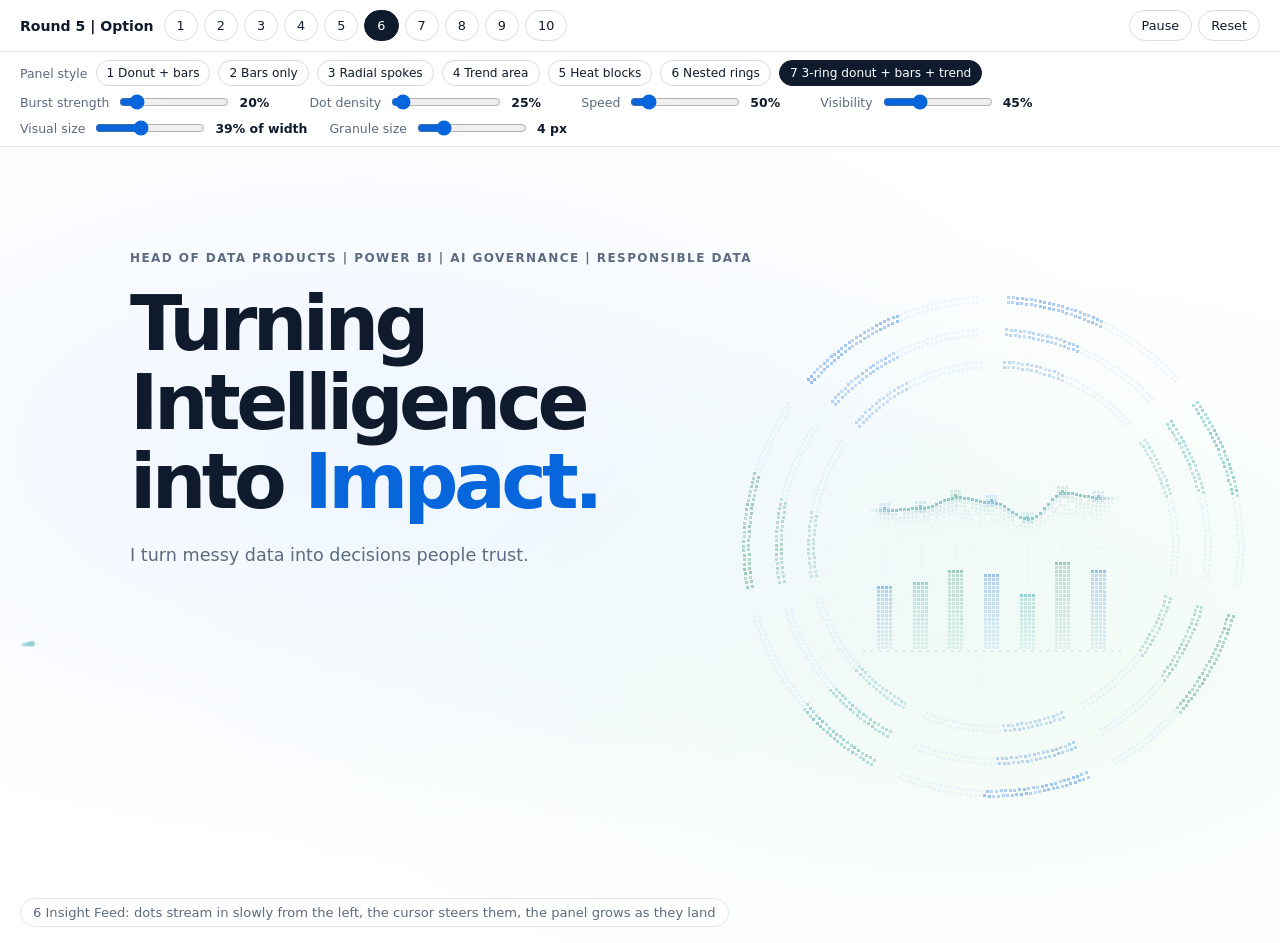
<file: Additional Animations for try/anim-preview-5.html>
<!doctype html>
<html lang="en"><head><meta charset="utf-8"><meta name="viewport" content="width=device-width,initial-scale=1"><title>Animation options round 5</title>
<style>
:root{--ink:#0f1b2d;--muted:#5c6b80;--blue:#0866dc}
*{box-sizing:border-box}body{margin:0;font-family:system-ui,-apple-system,"Segoe UI",sans-serif;color:var(--ink);background:#fff}
.bar{position:sticky;top:0;z-index:5;display:flex;gap:6px;flex-wrap:wrap;align-items:center;padding:10px 20px;background:rgba(255,255,255,.92);backdrop-filter:blur(10px);border-bottom:1px solid #e3e8ef}
.bar button{font:inherit;font-size:.8rem;padding:7px 12px;border:1px solid #d5dce6;background:#fff;border-radius:999px;cursor:pointer;color:var(--ink)}
.bar button[aria-pressed=true]{background:var(--ink);color:#fff;border-color:var(--ink)}
.bar .sp{flex:1;min-width:10px}
.hero{position:relative;height:calc(100vh - 104px);min-height:520px;overflow:hidden;background:radial-gradient(ellipse at 28% 38%,#e8f2ffb0,transparent 60%),radial-gradient(ellipse at 74% 62%,#e8f8efad,transparent 58%),#fff}
canvas{position:absolute;inset:0;width:100%;height:100%;opacity:.55}
.copy{position:relative;z-index:1;max-width:1100px;margin:0 auto;padding:100px 40px 0;pointer-events:none}
.copy small{letter-spacing:.12em;font-weight:600;color:var(--muted);font-size:.75rem}
.copy h1{font-size:clamp(3rem,6vw,5.2rem);line-height:1.03;letter-spacing:-.06em;margin:18px 0 0;font-weight:600}
.copy h1 span{color:var(--blue)}
.copy p{max-width:460px;color:var(--muted);font-size:1.1rem;margin-top:24px}
.name{position:absolute;left:20px;bottom:16px;z-index:2;font-size:.82rem;color:var(--muted);background:#ffffffd9;padding:6px 12px;border-radius:999px;border:1px solid #e3e8ef}
.ctl{display:flex;gap:6px 22px;flex-wrap:wrap;align-items:center;padding:8px 20px;background:#fff;border-bottom:1px solid #e3e8ef;font-size:.78rem;color:var(--muted)}.ctl label{display:flex;align-items:center;gap:8px}.ctl input{width:110px;accent-color:#0866dc}.ctl button{font:inherit;font-size:.76rem;padding:5px 10px;border:1px solid #d5dce6;background:#fff;border-radius:999px;cursor:pointer;color:var(--ink)}.ctl button[aria-pressed=true]{background:var(--ink);color:#fff;border-color:var(--ink)}.ctl b{min-width:48px;color:var(--ink);font-weight:600}</style></head><body>
<div class="bar" id="bar"><strong style="font-size:.88rem;margin-right:4px">Round 5 | Option</strong><span class="sp"></span>
<button type="button" id="pz" aria-pressed="false">Pause</button><button type="button" id="rs">Reset</button></div>
<div class="ctl" id="ctl"></div>
<div class="hero" id="hero"><canvas id="c"></canvas>
<div class="copy"><small>HEAD OF DATA PRODUCTS | POWER BI | AI GOVERNANCE | RESPONSIBLE DATA</small><h1>Turning<br>Intelligence<br>into <span>Impact.</span></h1><p>I turn messy data into decisions people trust.</p></div>
<div class="name" id="nm"></div></div>
<script>
(function(){
var cv=document.getElementById('c'),ctx=cv.getContext('2d'),hero=document.getElementById('hero'),nm=document.getElementById('nm');
var W=0,H=0,dpr=1,t=0,last=0,paused=false,mode=6,mouse={x:-999,y:-999,a:0},bursts=[],bt=0;
var reduce=matchMedia('(prefers-reduced-motion:reduce)').matches;if(reduce)paused=true;
var COL=['8,102,220','8,141,147','23,129,87'];
function rnd(a,b){return a+Math.random()*(b-a)}
function pick(){return COL[Math.floor(Math.random()*3)]}
function dot(x,y,r,col,a){if(r<=0||a<=0)return;ctx.fillStyle='rgba('+col+','+a+')';ctx.beginPath();ctx.arc(x,y,r,0,6.2832);ctx.fill()}
function warp(x,y){if(mouse.a>.02){var dx=x-mouse.x,dy=y-mouse.y,d=Math.hypot(dx,dy);if(d<200&&d>1){var k=1-d/200;k=k*k*60*mouse.a;x+=dx/d*k;y+=dy/d*k}}return[x,y]}
var S={};
/* ---------- one BI visual, six selectable styles ---------- */
var CFG={burst:20,density:25,speed:50,opacity:45,size:39,gran:4,panel:7};
var NB=7;
function DEN(){return CFG.density/100}
var P={};
function pInit(){P.c=[];for(var i=0;i<NB;i++)P.c.push({v:.3+Math.random()*.35,st:2+Math.floor(Math.random()*3),fl:0,ring:.5,tr:.35,lt:.35});P.dec=0}
function geo(){var D=Math.min(W*CFG.size/100,H*.88),R=D/2,cx=W-R-W*.03,cy=H*.5,p=CFG.panel,wide=(p===2||p===4||p===5),iw=wide?D:R*1.35,ih=wide?R*1.3:R*.95;
 if(p===7){iw=R*1.0;ih=R*.6;var b7=cy+R*.42;return{cx:cx,cy:cy,R:R,iw:iw,ih:ih,base:b7,bx:cx-iw/2,bs:iw/NB,p:p,bw:.5,tbMin:cy-R*.2,th:R*.22}}
 return{cx:cx,cy:cy,R:R,iw:iw,ih:ih,base:cy+(wide?ih/2:R*.5),bx:cx-iw/2,bs:iw/NB,p:p}}
function barX(i,g){return g.bx+g.bs*(i+.5)}
function stackMode(){return S[mode]&&S[mode].panel==='stack'}
function capFor(g){return (g.p===1||g.p===2||g.p===7)?Math.max(4,Math.floor(g.ih/(CFG.gran+2))):12}
function val(c,g){return stackMode()?Math.min(1,c.st/capFor(g)):c.v}
function slot(i){var g=geo(),c=P.c[i],p=g.p,vl=val(c,g);
 if(p===3){var an=-1.5708+i*6.2832/NB,L=g.R*.3+g.R*.62*vl+g.R*.04;return{x:g.cx+Math.cos(an)*L,y:g.cy+Math.sin(an)*L}}
 if(p===6){var rr=g.R*(.96-i*.105),a2=-1.5708+c.ring*6.2832;return{x:g.cx+Math.cos(a2)*rr,y:g.cy+Math.sin(a2)*rr}}
 if(p===5){var ch=g.ih/8,lit=Math.max(1,Math.round(vl*8));return{x:barX(i,g),y:g.base-lit*ch-ch/2}}
 if(p===4)return{x:barX(i,g),y:g.base-vl*g.ih};
 return{x:barX(i,g),y:stackMode()?g.base-6-c.st*(CFG.gran+2):g.base-c.v*g.ih}}
function land(i){var c=P.c[i],g=geo();c.fl=1;if(stackMode())c.st=Math.min(capFor(g),c.st+1);else c.v=Math.min(1,c.v+.07)}
function hash(x,y){var n=Math.sin(x*12.9898+y*78.233)*43758.5453;return n-Math.floor(n)}
function px(x,y,sz,col,a){if(a<=0)return;ctx.fillStyle='rgba('+col+','+a+')';ctx.fillRect(Math.round(x),Math.round(y),sz,sz)}
function dLine(g,pt,sq,n){for(var k=1;k<=n;k++){var y=g.base-g.ih*k/n;for(var x=g.bx;x<g.bx+g.iw;x+=pt*3)px(x,y,Math.max(1,sq-2),'8,102,220',.12)}}
function dBars(g,pt,sq,tw){var st=stackMode(),nx=Math.max(1,Math.floor(g.bs*(g.bw||.62)/pt)),i;
 for(i=0;i<NB;i++){var c=P.c[i],col=COL[i%3],left=barX(i,g)-nx*pt/2;
  if(st){for(var k=0;k<c.st;k++){var by=g.base-6-k*(pt+2);for(var u=0;u<nx;u++)px(left+u*pt,by,sq,col,.45+.4*hash(i*7+k+u,tw))}}
  else{var ny=Math.floor(c.v*g.ih/pt);for(var cc=0;cc<nx;cc++)for(var rw=0;rw<ny;rw++){var al=(.22+.45*rw/Math.max(1,ny))*(.7+.3*hash(i*31+cc*3+rw,tw));if(rw>=ny-1)al=.85;px(left+cc*pt,g.base-(rw+1)*pt,sq,col,Math.min(1,al+c.fl*.15))}}}
 for(var x=g.bx-pt;x<g.bx+g.iw+pt;x+=pt*2)px(x,g.base,Math.max(1,sq-1),'8,102,220',.25)}
function dDonut(g,pt,sq,tw){var seg=6.2832/NB,gap=.07,i;
 for(i=0;i<NB;i++){var c=P.c[i],col=COL[i%3],a0=i*seg+gap-1.5708,span=seg-gap*2;
  for(var ring=0;ring<3;ring++){var rad=g.R-ring*(pt+1),step=Math.max(.012,pt*1.15/Math.max(rad,8));
   for(var a=0;a<span;a+=step){var on=(a/span)<=c.ring,an=a0+a;px(g.cx+Math.cos(an)*rad,g.cy+Math.sin(an)*rad,sq,on?col:'8,102,220',on?Math.min(1,.5+.35*hash(Math.floor(a*40)+i*13,tw)+c.fl*.3):.12)}}}}
function dRadial(g,pt,sq,tw){var i,r0=g.R*.3;
 for(var a=0;a<6.2832;a+=.05){px(g.cx+Math.cos(a)*r0,g.cy+Math.sin(a)*r0,2,'8,102,220',.16);px(g.cx+Math.cos(a)*g.R*.96,g.cy+Math.sin(a)*g.R*.96,2,'8,102,220',.12)}
 for(i=0;i<NB;i++){var c=P.c[i],col=COL[i%3],an=-1.5708+i*6.2832/NB,ca=Math.cos(an),sa=Math.sin(an),L=g.R*.62*val(c,g);
  for(var r=r0;r<g.R*.92;r+=pt*2)px(g.cx+ca*r,g.cy+sa*r,2,col,.08);
  for(var r2=r0;r2<=r0+L;r2+=pt){var k=(r2-r0)/(L+1);for(var o=-1;o<=1;o++)px(g.cx+ca*r2-sa*o*pt,g.cy+sa*r2+ca*o*pt,sq,col,Math.min(1,(.25+.5*k)*(.75+.25*hash(r2+i,tw))+c.fl*.2))}}}
function dTrend(g,pt,sq,tw){var xs=[],ys=[],i;for(i=0;i<NB;i++){xs.push(barX(i,g));ys.push(g.base-val(P.c[i],g)*g.ih)}
 dLine(g,pt,sq,3);
 for(var x=xs[0];x<=xs[NB-1];x+=pt){var j=0;while(j<NB-2&&x>xs[j+1])j++;var u=(x-xs[j])/(xs[j+1]-xs[j]),m=(1-Math.cos(u*3.1416))/2,y=ys[j]+(ys[j+1]-ys[j])*m,col=COL[j%3];
  px(x,y,sq,col,.9);for(var yy=y+pt;yy<g.base;yy+=pt)px(x,yy,sq,col,Math.max(.04,.4*(1-(yy-y)/(g.base-y+1))*(.7+.3*hash(x,yy+tw))))}
 for(i=0;i<NB;i++){var c=P.c[i];for(var a=0;a<2;a++)for(var b=0;b<2;b++)px(xs[i]-pt+a*pt,ys[i]-pt+b*pt,sq,COL[i%3],Math.min(1,.7+c.fl*.3));
  if(c.fl>0)for(var q=0;q<10;q++){var an=q*.628;px(xs[i]+Math.cos(an)*(6+(1-c.fl)*18),ys[i]+Math.sin(an)*(6+(1-c.fl)*18),2,COL[i%3],c.fl*.7)}}
 for(var x2=g.bx;x2<g.bx+g.iw;x2+=pt*2)px(x2,g.base,Math.max(1,sq-1),'8,102,220',.25)}
function dHeat(g,pt,sq,tw){var nr=8,cw=g.bs*.86,chh=g.ih/nr,nxg=Math.max(1,Math.floor(cw/pt)),nyg=Math.max(1,Math.floor(chh*.82/pt));
 for(var i=0;i<NB;i++){var c=P.c[i],col=COL[i%3],lit=Math.max(1,Math.round(val(c,g)*nr)),cx0=barX(i,g)-nxg*pt/2;
  for(var r=0;r<nr;r++){var on=r<lit,top=g.base-(r+1)*chh+(chh-nyg*pt)/2;
   for(var a=0;a<nxg;a++)for(var b=0;b<nyg;b++){var h=hash(i*17+a+r*5+b,tw);px(cx0+a*pt,top+b*pt,sq,on?col:'8,102,220',on?Math.min(1,(.28+.5*r/nr)*(.75+.25*h)+(r===lit-1?c.fl*.3:0)):.06)}}}}
function dRings(g,pt,sq,tw){for(var i=0;i<NB;i++){var c=P.c[i],col=COL[i%3],rr=g.R*(.96-i*.105);
  for(var row=0;row<2;row++){var rad=rr-row*(pt+1),step=Math.max(.012,pt*1.15/Math.max(rad,8));
   for(var a=0;a<6.2832;a+=step){var on=(a/6.2832)<=c.ring,an=a-1.5708;px(g.cx+Math.cos(an)*rad,g.cy+Math.sin(an)*rad,sq,on?col:'8,102,220',on?Math.min(1,.5+.35*hash(Math.floor(a*30)+i*11,tw)+c.fl*.3):.1)}}}}
/* panel 7: three rings (now / short trend / long trend) + bars + trend area above the bars */
function dDonut3(g,pt,sq,tw){var seg=6.2832/NB,gap=.06,rs=[1,.87,.74],fade=[1,.8,.62],i,ri;
 for(ri=0;ri<3;ri++){var r0=g.R*rs[ri];
  for(i=0;i<NB;i++){var c=P.c[i],col=COL[i%3],f=ri===0?c.ring:.15+(ri===1?c.tr:c.lt)*.8,a0=i*seg+gap-1.5708,span=seg-gap*2;
   for(var row=0;row<2;row++){var rad=r0-row*(pt+1),step=Math.max(.012,pt*1.15/Math.max(rad,8));
    for(var a=0;a<span;a+=step){var on=(a/span)<=f,an=a0+a;px(g.cx+Math.cos(an)*rad,g.cy+Math.sin(an)*rad,sq,on?col:'8,102,220',on?Math.min(1,(.5+.35*hash(Math.floor(a*40)+i*13+ri*7,tw))*fade[ri]+c.fl*.3*(ri===0?1:.4)):.1)}}}}}
function dTrendTop(g,pt,sq,tw){var mt=g.base,k0;for(k0=0;k0<NB;k0++)mt=Math.min(mt,g.base-val(P.c[k0],g)*g.ih);var tg=Math.max(g.tbMin,mt-g.R*.07);P.tbS=(P.tbS==null||Math.abs(P.tbS-tg)>g.R)?tg:P.tbS+(tg-P.tbS)*.05;var tb=P.tbS,th=g.th,xs=[],ys=[],i,lo=1,hi=0,TC='8,141,147';
 for(i=0;i<NB;i++){lo=Math.min(lo,P.c[i].tr);hi=Math.max(hi,P.c[i].tr)}var spn=Math.max(hi-lo,.08);
 for(i=0;i<NB;i++){xs.push(barX(i,g));ys.push(tb-pt*2-(.3+.6*(P.c[i].tr-lo)/spn)*(th-pt*2))}
 for(var xb=g.bx;xb<g.bx+g.iw;xb+=pt*3)px(xb,tb,Math.max(1,sq-2),TC,.12);
 for(i=0;i<NB;i++){var top=g.base-val(P.c[i],g)*g.ih-pt*2;for(var yc=tb+pt*2;yc<top;yc+=pt*2)px(xs[i]-1,yc,2,COL[i%3],.16)}
 for(var x2=g.bx;x2<=g.bx+g.iw;x2+=pt){var y;
  if(x2<=xs[0])y=ys[0];else if(x2>=xs[NB-1])y=ys[NB-1];else{var j=0;while(j<NB-2&&x2>xs[j+1])j++;var u=(x2-xs[j])/(xs[j+1]-xs[j]),m=(1-Math.cos(u*3.1416))/2;y=ys[j]+(ys[j+1]-ys[j])*m}
  var edge=Math.max(0,Math.min(1,(x2-g.bx)/(g.bs*.6),(g.bx+g.iw-x2)/(g.bs*.6)));
  px(x2,y,sq,TC,.92*edge);
  for(var yy=y+pt;yy<tb-pt;yy+=pt){var f=(yy-y)/(tb-y),h=hash(x2,yy+tw);if(h>1-f*.6)continue;px(x2,yy,sq,TC,.36*(1-f)*(1-f)*edge*(.7+.3*h))}}
 for(i=0;i<NB;i++){var c2=P.c[i],cl=COL[i%3];
  for(var a=-1;a<=1;a++)for(var b=-1;b<=1;b++)if(a||b)px(xs[i]+a*pt-pt/2,ys[i]+b*pt-pt/2,sq,cl,.28+c2.fl*.3);
  px(xs[i]-pt/2,ys[i]-pt/2,sq,cl,Math.min(1,.9+c2.fl*.1));
  if(c2.fl>0)for(var q=0;q<8;q++){var an=q*.785;px(xs[i]+Math.cos(an)*(6+(1-c2.fl)*14),ys[i]+Math.sin(an)*(6+(1-c2.fl)*14),2,cl,c2.fl*.6)}}}
function pDraw(dt){if(W<200||H<200)return;var g=geo(),pt=CFG.gran,sq=Math.max(2,pt-1),tw=Math.floor(t*2),i,x,y;
 for(i=0;i<NB;i++){var c=P.c[i];if(!stackMode())c.v+=(.3-c.v)*dt*.3;c.fl=Math.max(0,c.fl-dt*2);c.ring+=((.15+val(c,g)*.8)-c.ring)*Math.min(1,dt*2.5);c.tr+=(val(c,g)-c.tr)*Math.min(1,dt*.8);c.lt+=(val(c,g)-c.lt)*Math.min(1,dt*.22)}
 P.dec-=dt;if(P.dec<=0){var r=Math.floor(Math.random()*NB);if(P.c[r].st>2)P.c[r].st--;P.dec=.6}
 var dp=pt*3;for(x=g.cx-g.R;x<g.cx+g.R;x+=dp)for(y=g.cy-g.R;y<g.cy+g.R;y+=dp){if(Math.hypot(x-g.cx,y-g.cy)<g.R*.82&&hash(x,y)>.94)px(x,y,2,'8,102,220',.09)}
 if(g.p===1){dDonut(g,pt,sq,tw);dBars(g,pt,sq,tw)}
 else if(g.p===7){dDonut3(g,pt,sq,tw);dBars(g,pt,sq,tw);dTrendTop(g,pt,sq,tw)}
 else if(g.p===2){dLine(g,pt,sq,4);dBars(g,pt,sq,tw)}
 else if(g.p===3)dRadial(g,pt,sq,tw);
 else if(g.p===4)dTrend(g,pt,sq,tw);
 else if(g.p===5)dHeat(g,pt,sq,tw);
 else dRings(g,pt,sq,tw)}/* ---------- cursor burst: nearest dots bloom, strength is adjustable ---------- */
function doBurst(){var s=S[mode];if(!s||!s.pts||mouse.a<.05||CFG.burst<=0)return;var ps=s.pts(),arr=[],cnt=Math.max(1,Math.round(5*CFG.burst/100));
 for(var i=0;i<ps.length;i++){var d=Math.hypot(ps[i].x-mouse.x,ps[i].y-mouse.y);if(d<260)arr.push({o:ps[i],d:d})}
 arr.sort(function(a,b){return a.d-b.d});arr.slice(0,cnt).forEach(function(e){bursts.push({x:e.o.x,y:e.o.y,t:0,c:pick()});if(s.onBurst)s.onBurst(e.o)})}
function bDraw(dt){var BS=CFG.burst/100,sc=Math.max(.4,Math.min(2.5,BS)),n=Math.round(10+6*Math.min(BS,2)),m=Math.round(6*Math.max(1,Math.min(BS,2)));
 bursts=bursts.filter(function(b){b.t+=dt*1.1;if(b.t>=1)return false;var f=1-b.t,R=5+b.t*38*sc,i;
 for(i=0;i<n;i++){var a=i/n*6.2832+b.x;px(b.x+Math.cos(a)*R,b.y+Math.sin(a)*R,2,b.c,Math.min(1,.55*f*Math.max(.6,BS)))}
 for(i=0;i<m;i++){var a2=i/m*6.2832+b.x;px(b.x+Math.cos(a2)*b.t*30*sc,b.y+Math.sin(a2)*b.t*30*sc,3,b.c,Math.min(1,.85*f))}return true})}/* ---------- 1 to 5: refined originals ---------- */
S[1]={name:'1  Signal Flow: signals hop node to node, cursor makes the nearest five bloom',
init:function(){var n=Math.max(26,Math.min(60,Math.round(W*H/17000)));this.nodes=[];for(var i=0;i<n;i++)this.nodes.push({x:rnd(20,W-20),y:rnd(20,H-20),ph:rnd(0,6.28),adj:[],i:i});
var N=this.nodes,seen={};N.forEach(function(a,i){N.map(function(b,j){return{j:j,d:(a.x-b.x)*(a.x-b.x)+(a.y-b.y)*(a.y-b.y)}}).filter(function(o){return o.j!==i}).sort(function(p,q){return p.d-q.d}).slice(0,3).forEach(function(o){var k=i<o.j?i+'-'+o.j:o.j+'-'+i;if(!seen[k]){seen[k]=1;a.adj.push(o.j);N[o.j].adj.push(i)}})});
this.pulses=[];this.spawn=0},
pts:function(){return this.nodes},
onBurst:function(n){if(n.adj.length&&this.pulses.length<40)this.pulses.push({from:n.i,to:n.adj[Math.floor(Math.random()*n.adj.length)],p:0,hops:0,sp:.6,c:'8,141,147'})},
draw:function(dt){var N=this.nodes;ctx.lineWidth=1;
N.forEach(function(a,i){a.adj.forEach(function(j){if(j>i){ctx.strokeStyle='rgba(8,102,220,.15)';ctx.beginPath();ctx.moveTo(a.x,a.y);ctx.lineTo(N[j].x,N[j].y);ctx.stroke()}})});
N.forEach(function(a){dot(a.x,a.y,2+Math.sin(t*.8+a.ph)*.6,'8,102,220',.35)});
this.spawn-=dt;if(this.spawn<=0&&this.pulses.length<22){var i=Math.floor(Math.random()*N.length);if(N[i].adj.length){this.pulses.push({from:i,to:N[i].adj[Math.floor(Math.random()*N[i].adj.length)],p:0,hops:0,sp:rnd(.35,.6),c:pick()})}this.spawn=rnd(.15,.4)}
this.pulses=this.pulses.filter(function(q){q.p+=dt*q.sp;if(q.p>=1){var nx=N[q.to];var opts=nx.adj.filter(function(k){return k!==q.from});q.hops++;if(q.hops>4||!opts.length)return false;q.from=q.to;q.to=opts[Math.floor(Math.random()*opts.length)];q.p=0}
var a=N[q.from],b=N[q.to],life=1-q.hops/5;
for(var k=0;k<7;k++){var pp=Math.max(0,q.p-k*.035);dot(a.x+(b.x-a.x)*pp,a.y+(b.y-a.y)*pp,3.2-k*.38,q.c,(.8-k*.11)*life)}
ctx.strokeStyle='rgba('+q.c+','+(.28*life)+')';ctx.beginPath();ctx.moveTo(a.x,a.y);ctx.lineTo(a.x+(b.x-a.x)*q.p,a.y+(b.y-a.y)*q.p);ctx.stroke();return true})}};
S[2]={name:'2  Constellation: dots drift and step aside for the cursor, lines reach to it',
init:function(){var n=Math.max(40,Math.min(100,Math.round(W*H/13000)));this.p=[];for(var i=0;i<n;i++)this.p.push({x:rnd(0,W),y:rnd(0,H),vx:rnd(-.18,.18),vy:rnd(-.18,.18),c:COL[i%3],r:rnd(1.4,2.6)})},
pts:function(){return this.p},
draw:function(dt){var P2=this.p;P2.forEach(function(a){a.x+=a.vx*dt*60;a.y+=a.vy*dt*60;var dx=a.x-mouse.x,dy=a.y-mouse.y,dd=Math.hypot(dx,dy);if(dd<130&&dd>1&&mouse.a>.05){a.x+=dx/dd*(1-dd/130)*1.6*mouse.a;a.y+=dy/dd*(1-dd/130)*1.6*mouse.a}
if(a.x<-10)a.x=W+10;if(a.x>W+10)a.x=-10;if(a.y<-10)a.y=H+10;if(a.y>H+10)a.y=-10});
ctx.lineWidth=1;for(var i=0;i<P2.length;i++){var a=P2[i];for(var j=i+1;j<P2.length;j++){var b=P2[j],d=Math.hypot(a.x-b.x,a.y-b.y);if(d<140){ctx.strokeStyle='rgba(8,102,220,'+(1-d/140)*.3+')';ctx.beginPath();ctx.moveTo(a.x,a.y);ctx.lineTo(b.x,b.y);ctx.stroke()}}
var dm=Math.hypot(a.x-mouse.x,a.y-mouse.y);if(dm<170){ctx.strokeStyle='rgba(8,141,147,'+(1-dm/170)*.5*mouse.a+')';ctx.beginPath();ctx.moveTo(a.x,a.y);ctx.lineTo(mouse.x,mouse.y);ctx.stroke()}
dot(a.x,a.y,a.r,a.c,.55)}}};
function mkCurve(){var y0=rnd(.1,.9)*H;return{p0:[-20,y0],p1:[W*.3,y0+rnd(-1,1)*H*.35],p2:[W*.7,y0+rnd(-1,1)*H*.35],p3:[W+20,y0+rnd(-.4,.4)*H],life:rnd(0,1),dur:rnd(8,13),c:pick(),dots:[rnd(0,1),rnd(0,1),rnd(0,1)],sp:rnd(.07,.14)}}
function bz(c,u){var m=1-u;function f(i){return m*m*m*c.p0[i]+3*m*m*u*c.p1[i]+3*m*u*u*c.p2[i]+u*u*u*c.p3[i]}return warp(f(0),f(1))}
S[3]={name:'3  Data Streams: flowing curves bend around the cursor, bloom when it nears',
init:function(){this.c=[];this.cur=[];for(var i=0;i<9;i++)this.c.push(mkCurve())},
pts:function(){return this.cur},
draw:function(dt){var self=this;this.cur=[];this.c.forEach(function(c,i){c.life+=dt/c.dur;if(c.life>=1){self.c[i]=mkCurve();self.c[i].life=0;return}var al=Math.sin(Math.PI*c.life);ctx.lineWidth=1;ctx.strokeStyle='rgba('+c.c+','+(.2*al)+')';ctx.beginPath();for(var k=0;k<=40;k++){var q=bz(c,k/40);k?ctx.lineTo(q[0],q[1]):ctx.moveTo(q[0],q[1])}ctx.stroke();
c.dots=c.dots.map(function(u){u+=dt*c.sp;return u>1?u-1:u});c.dots.forEach(function(u){for(var k=0;k<6;k++){var uu=u-k*.012;if(uu<0)continue;var q2=bz(c,uu);dot(q2[0],q2[1],3-k*.4,c.c,(.85-k*.13)*al);if(k===0)self.cur.push({x:q2[0],y:q2[1]})}})})}};
S[4]={name:'4  Wave Rows: nine soft dotted waves, the cursor lifts them like a hand under cloth',
init:function(){this.d=[]},
pts:function(){return this.d},
draw:function(dt){var n=9,d=this.d=[];ctx.lineWidth=1;
for(var r=0;r<n;r++){var y0=H*(.1+.8*r/(n-1)),pp=[];
for(var x=-10;x<=W+10;x+=22){var s1=Math.sin(x*.006+t*.8+r*.7),y=y0+s1*16+Math.sin(x*.013-t*.5+r*1.3)*7,dx=x-mouse.x,dy=y0-mouse.y;
y-=mouse.a*55*Math.exp(-(dx*dx)/(2*130*130))*Math.exp(-(dy*dy)/(2*120*120));pp.push([x,y,(s1+1)/2]);d.push({x:x,y:y})}
ctx.strokeStyle='rgba('+COL[r%3]+',.1)';ctx.beginPath();pp.forEach(function(p,i){i?ctx.lineTo(p[0],p[1]):ctx.moveTo(p[0],p[1])});ctx.stroke();
pp.forEach(function(p){dot(p[0],p[1],.9+p[2]*1.3,COL[r%3],.18+p[2]*.42)})}}};
S[5]={name:'5  Neural Layers: signals cross a layered network, cursor lights the nodes it touches',
init:function(){var cols=[4,6,7,6,4];this.L=[];this.flat=[];var x0=W*.08,x1=W*.92,self=this;cols.forEach(function(n,i){var l=[];for(var k=0;k<n;k++){var o={x:x0+(x1-x0)*i/(cols.length-1),y:H*.14+(H*.72)*(k/(n-1)),g:0};l.push(o);self.flat.push(o)}self.L.push(l)});this.s=[];this.sp=0},
pts:function(){return this.flat},
onBurst:function(n){n.g=1},
draw:function(dt){var L=this.L;ctx.lineWidth=1;for(var i=0;i<L.length-1;i++)L[i].forEach(function(a){L[i+1].forEach(function(b){ctx.strokeStyle='rgba(8,102,220,.07)';ctx.beginPath();ctx.moveTo(a.x,a.y);ctx.lineTo(b.x,b.y);ctx.stroke()})});
this.sp-=dt;if(this.sp<=0&&this.s.length<16){var a0=L[0][Math.floor(Math.random()*L[0].length)];this.s.push({l:0,a:a0,b:L[1][Math.floor(Math.random()*L[1].length)],p:0,c:pick(),sp:rnd(.5,.8)});this.sp=rnd(.2,.45)}
this.s=this.s.filter(function(q){q.p+=dt*q.sp;if(q.p>=1){q.b.g=1;q.l++;if(q.l>=L.length-1)return false;q.a=q.b;q.b=L[q.l+1][Math.floor(Math.random()*L[q.l+1].length)];q.p=0}
var e=q.p*q.p*(3-2*q.p);for(var k=0;k<6;k++){var pp=Math.max(0,e-k*.05);dot(q.a.x+(q.b.x-q.a.x)*pp,q.a.y+(q.b.y-q.a.y)*pp,3-k*.4,q.c,.85-k*.13)}
ctx.strokeStyle='rgba('+q.c+',.3)';ctx.beginPath();ctx.moveTo(q.a.x,q.a.y);ctx.lineTo(q.a.x+(q.b.x-q.a.x)*e,q.a.y+(q.b.y-q.a.y)*e);ctx.stroke();return true});
L.forEach(function(l){l.forEach(function(n){n.g=Math.max(0,n.g-dt*1.4);dot(n.x,n.y,5+n.g*5,'8,141,147',.05+n.g*.18);dot(n.x,n.y,2.4,'8,102,220',.4+n.g*.5)})})}};
/* ---------- 6 to 10: dots feed the BI panel ---------- */
function mkFlow(name,o){return{name:name,panel:o.stack?'stack':'bars',
init:function(){this.d=[];this.sp=0;this.gl=[]},
pts:function(){return this.d},
draw:function(dt){var self=this,d=this.d,gx=W*.42;
 if(o.gate){ctx.strokeStyle='rgba(8,102,220,.22)';ctx.lineWidth=1;ctx.setLineDash([4,7]);ctx.beginPath();ctx.moveTo(gx,H*.1);ctx.lineTo(gx,H*.9);ctx.stroke();ctx.setLineDash([]);ctx.fillStyle='rgba(15,27,45,.5)';ctx.font='600 10px system-ui,sans-serif';ctx.fillText('GOVERNANCE CHECK',gx+8,H*.1+4)}
 this.gl=this.gl.filter(function(g){g.t+=dt*1.2;dot(gx,g.y,5+g.t*26,g.c,.35*(1-g.t));return g.t<1});
 this.sp-=dt;if(this.sp<=0&&d.length<80*DEN()){var yy=rnd(.1,.9)*H,i=Math.max(0,Math.min(NB-1,Math.floor(yy/H*NB)));d.push({x:-8,y:yy,vx:rnd(45,75),vy:rnd(-10,10),i:i,c:COL[i%3],st:0,al:1,tr:[]});this.sp=rnd(.1,.2)/DEN()}
 this.d=d.filter(function(q){
  var tg=slot(q.i),dx=tg.x-q.x,dy=tg.y-q.y,dist=Math.hypot(dx,dy)||1;
  if(q.st===2){q.vy+=30*dt;q.al-=dt*.45}else{var k=o.gate&&q.x<gx?.35:1;q.vx+=dx/dist*42*dt*k;q.vy+=dy/dist*42*dt*k;if(dist<70){q.vx*=1-2*dt;q.vy*=1-2*dt}}
  q.vy+=Math.sin(t*1.6+q.y*.012)*7*dt;
  if(mouse.a>.05){var mx=mouse.x-q.x,my=mouse.y-q.y,md=Math.hypot(mx,my);if(md<240&&md>4){var f=(1-md/240)*170*mouse.a*dt;q.vx+=mx/md*f;q.vy+=my/md*f}}
  var sp=Math.hypot(q.vx,q.vy);if(sp>115){q.vx*=115/sp;q.vy*=115/sp}
  q.x+=q.vx*dt;q.y+=q.vy*dt;
  if(o.gate&&q.st===0&&q.x>gx){if(Math.random()<.25){q.st=2;q.c='214,140,20'}else{q.st=1;q.c='23,129,87'}self.gl.push({y:q.y,t:0,c:q.c})}
  if(q.st!==2&&dist<10){land(q.i);return false}
  if(q.al<=0||q.y>H+20)return false;
  q.tr.push([q.x,q.y]);if(q.tr.length>8)q.tr.shift();
  for(var k2=0;k2<q.tr.length;k2++){var p=q.tr[q.tr.length-1-k2];dot(p[0],p[1],2.8-k2*.3,q.c,(.85-k2*.1)*q.al)}
  return true})}}}
S[6]=mkFlow('6  Insight Feed: dots stream in slowly from the left, the cursor steers them, the panel grows as they land',{});
S[7]=mkFlow('7  Governance Gate: raw dots pass a check, trusted ones turn green and feed the panel, flagged ones drop out',{gate:true});
S[8]={name:'8  Decision Tree: signals branch left to right, the cursor picks the branch, outcomes land in the panel',panel:'bars',
init:function(){var r={x:W*.07,y:H*.5,g:0},l1=[],l2=[];[.27,.5,.73].forEach(function(f){l1.push({x:W*.21,y:H*f,g:0})});for(var k=0;k<NB;k++)l2.push({x:W*.36,y:H*(.14+.12*k),g:0,par:Math.min(2,Math.floor(k*3/NB))});this.r=r;this.l1=l1;this.l2=l2;this.s=[];this.sp=0},
pts:function(){return [this.r].concat(this.l1,this.l2)},
onBurst:function(n){n.g=1},
draw:function(dt){var r=this.r,l1=this.l1,l2=this.l2;ctx.lineWidth=1;
function edge(a,b){ctx.strokeStyle='rgba(8,102,220,.14)';ctx.beginPath();ctx.moveTo(a.x,a.y);ctx.lineTo(b.x,b.y);ctx.stroke()}
l1.forEach(function(a){edge(r,a)});l2.forEach(function(b){edge(l1[b.par],b)});
this.sp-=dt;if(this.sp<=0&&this.s.length<16*DEN()){var k=Math.floor(Math.random()*NB);if(mouse.a>.2&&Math.random()<.65){var bd=1e9;l2.forEach(function(b,i){var d=Math.abs(b.y-mouse.y);if(d<bd){bd=d;k=i}})}this.s.push({k:k,h:0,p:0,c:COL[k%3]});this.sp=rnd(.25,.5)/DEN()}
this.s=this.s.filter(function(q){var path=[r,l1[l2[q.k].par],l2[q.k],slot(q.k)];q.p+=dt*(q.h===2?.4:.85);
 if(q.p>=1){path[q.h+1].g=1;q.h++;q.p=0;if(q.h>=3){land(q.k);return false}}
 var a=path[q.h],b=path[q.h+1],e=q.p*q.p*(3-2*q.p);
 for(var k2=0;k2<6;k2++){var pp=Math.max(0,e-k2*.05);dot(a.x+(b.x-a.x)*pp,a.y+(b.y-a.y)*pp,3-k2*.4,q.c,.85-k2*.13)}
 ctx.strokeStyle='rgba('+q.c+',.3)';ctx.beginPath();ctx.moveTo(a.x,a.y);ctx.lineTo(a.x+(b.x-a.x)*e,a.y+(b.y-a.y)*e);ctx.stroke();return true});
[r].concat(l1,l2).forEach(function(n){n.g=Math.max(0,n.g-dt*1.4);dot(n.x,n.y,5+n.g*5,'8,141,147',.05+n.g*.18);dot(n.x,n.y,2.6,'8,102,220',.4+n.g*.5)})}};
S[9]=mkFlow('9  Dot Histogram: the dots become the chart, stacking into bars that rise and settle',{stack:true});
S[10]={name:'10  Converging Streams: nine curves bend around the cursor and converge into the panel bars',panel:'bars',
init:function(){this.c=[];for(var k=0;k<9;k++)this.c.push({y0:H*(.1+.8*k/8),b:k%NB,c:COL[k%3],u:[rnd(0,1),rnd(0,1),rnd(0,1)],sp:rnd(.07,.11),w:rnd(-.3,.3)});this.cur=[]},
pts:function(){return this.cur},
draw:function(dt){var self=this;this.cur=[];this.c.forEach(function(c){var tg=slot(c.b),p0=[-20,c.y0],p1=[W*.22,c.y0+c.w*H*.3],p2=[W*.45,tg.y+(c.y0-tg.y)*.2+c.w*H*.2],p3=[tg.x,tg.y];
 function B(u){var m=1-u;return warp(m*m*m*p0[0]+3*m*m*u*p1[0]+3*m*u*u*p2[0]+u*u*u*p3[0],m*m*m*p0[1]+3*m*m*u*p1[1]+3*m*u*u*p2[1]+u*u*u*p3[1])}
 ctx.lineWidth=1;ctx.strokeStyle='rgba('+c.c+',.17)';ctx.beginPath();for(var k=0;k<=48;k++){var q=B(k/48);k?ctx.lineTo(q[0],q[1]):ctx.moveTo(q[0],q[1])}ctx.stroke();
 var nd=Math.max(1,Math.min(3,Math.round(3*DEN())));c.u=c.u.map(function(u,ui){if(ui>=nd)return u;u+=dt*c.sp;if(u>=1){land(c.b);u-=1}return u});
 c.u.forEach(function(u,ui){if(ui>=nd)return;for(var k=0;k<6;k++){var uu=u-k*.012;if(uu<0)continue;var q2=B(uu);dot(q2[0],q2[1],3-k*.4,c.c,.85-k*.13);if(k===0)self.cur.push({x:q2[0],y:q2[1]})}})})}};
/* ---------- wiring ---------- */
function resize(){var r=cv.getBoundingClientRect();W=r.width;H=r.height;dpr=Math.min(window.devicePixelRatio||1,2);cv.width=Math.round(W*dpr);cv.height=Math.round(H*dpr);ctx.setTransform(dpr,0,0,dpr,0,0);pInit();S[mode].init()}
function frame(ts){var raw=Math.min((ts-last)/1000||0,.05);last=ts;mouse.a+=((mouse.x>-900?1:0)-mouse.a)*Math.min(1,raw*5);
 var dt=raw*CFG.speed/100;if(!paused)t+=dt;var d=paused?0:dt;
 ctx.clearRect(0,0,W,H);var s=S[mode];if(s.panel)pDraw(d);s.draw(d);bDraw(paused?0:raw);requestAnimationFrame(frame)}
var bar=document.getElementById('bar'),sp=bar.querySelector('.sp'),btns=[];
for(var k=1;k<=10;k++)(function(k){var b=document.createElement('button');b.type='button';b.textContent=k;b.title='Option '+k;b.setAttribute('aria-pressed',k===mode?'true':'false');b.addEventListener('click',function(){setMode(k)});bar.insertBefore(b,sp);btns.push(b)})(k);
function setMode(k){mode=k;bursts=[];btns.forEach(function(b,i){b.setAttribute('aria-pressed',(i+1)===k?'true':'false')});nm.textContent=S[k].name;pInit();S[k].init()}
var DEF={burst:20,density:25,speed:50,opacity:45,size:39,gran:4};
var CTL=[['burst','Burst strength',0,200,10,'%'],['density','Dot density',20,150,5,'%'],['speed','Speed',30,200,5,'%'],['opacity','Visibility',20,100,5,'%'],['size','Visual size',25,60,1,'% of width'],['gran','Granule size',3,8,1,' px']];
var ctl=document.getElementById('ctl'),ins={};
CTL.forEach(function(c){var l=document.createElement('label'),s=document.createElement('span'),inp=document.createElement('input'),v=document.createElement('b');
 s.textContent=c[1];inp.type='range';inp.min=c[2];inp.max=c[3];inp.step=c[4];inp.value=CFG[c[0]];v.textContent=CFG[c[0]]+c[5];
 inp.addEventListener('input',function(){CFG[c[0]]=+inp.value;v.textContent=inp.value+c[5];if(c[0]==='opacity')cv.style.opacity=CFG.opacity/100});
 l.appendChild(s);l.appendChild(inp);l.appendChild(v);ctl.appendChild(l);ins[c[0]]={i:inp,v:v,u:c[5]}});
document.getElementById('rs').addEventListener('click',function(){CTL.forEach(function(c){CFG[c[0]]=DEF[c[0]];ins[c[0]].i.value=DEF[c[0]];ins[c[0]].v.textContent=DEF[c[0]]+c[5]});cv.style.opacity=CFG.opacity/100});
cv.style.opacity=CFG.opacity/100;
var PS=['1 Donut + bars','2 Bars only','3 Radial spokes','4 Trend area','5 Heat blocks','6 Nested rings','7 3-ring donut + bars + trend'],pbtns=[],pl=document.createElement('label'),pls=document.createElement('span');
pl.style.flexBasis='100%';pls.textContent='Panel style';pl.appendChild(pls);
PS.forEach(function(n,i){var b=document.createElement('button');b.type='button';b.textContent=n;b.setAttribute('aria-pressed',(i+1)===CFG.panel?'true':'false');b.addEventListener('click',function(){CFG.panel=i+1;pbtns.forEach(function(x,j){x.setAttribute('aria-pressed',j===i?'true':'false')})});pbtns.push(b);pl.appendChild(b)});
ctl.insertBefore(pl,ctl.firstChild);
var pz=document.getElementById('pz');pz.addEventListener('click',function(){paused=!paused;pz.textContent=paused?'Play':'Pause'});if(paused)pz.textContent='Play';
hero.addEventListener('mousemove',function(e){var r=cv.getBoundingClientRect();mouse.x=e.clientX-r.left;mouse.y=e.clientY-r.top;var now=performance.now();if(now-bt>130){bt=now;doBurst()}});
hero.addEventListener('mouseleave',function(){mouse.x=mouse.y=-999});
document.addEventListener('keydown',function(e){if(e.target&&e.target.tagName==='INPUT')return;if(e.key>='1'&&e.key<='9')setMode(+e.key);if(e.key==='0')setMode(10)});
new ResizeObserver(resize).observe(cv);resize();nm.textContent=S[mode].name;requestAnimationFrame(frame);
window.__setMode=setMode;
})();</script></body></html>
</file>
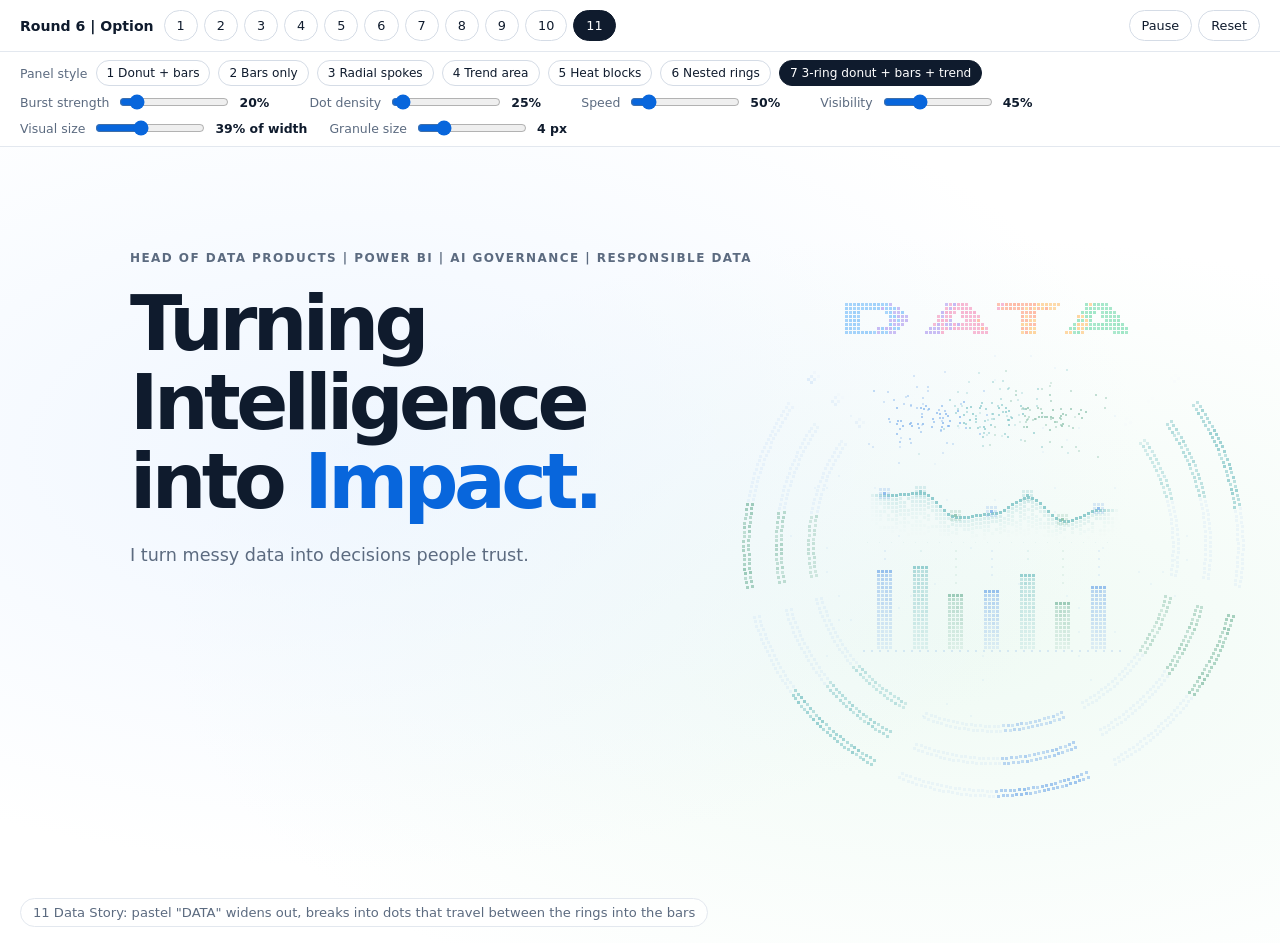
<file: Additional Animations for try/anim-preview-7-v01-px3.html>
<!doctype html>
<html lang="en"><head><meta charset="utf-8"><meta name="viewport" content="width=device-width,initial-scale=1"><title>Animation options round 6</title>
<style>
:root{--ink:#0f1b2d;--muted:#5c6b80;--blue:#0866dc}
*{box-sizing:border-box}body{margin:0;font-family:system-ui,-apple-system,"Segoe UI",sans-serif;color:var(--ink);background:#fff}
.bar{position:sticky;top:0;z-index:5;display:flex;gap:6px;flex-wrap:wrap;align-items:center;padding:10px 20px;background:rgba(255,255,255,.92);backdrop-filter:blur(10px);border-bottom:1px solid #e3e8ef}
.bar button{font:inherit;font-size:.8rem;padding:7px 12px;border:1px solid #d5dce6;background:#fff;border-radius:999px;cursor:pointer;color:var(--ink)}
.bar button[aria-pressed=true]{background:var(--ink);color:#fff;border-color:var(--ink)}
.bar .sp{flex:1;min-width:10px}
.hero{position:relative;height:calc(100vh - 104px);min-height:520px;overflow:hidden;background:radial-gradient(ellipse at 28% 38%,#e8f2ffb0,transparent 60%),radial-gradient(ellipse at 74% 62%,#e8f8efad,transparent 58%),#fff}
canvas{position:absolute;inset:0;width:100%;height:100%;opacity:.55}
.copy{position:relative;z-index:1;max-width:1100px;margin:0 auto;padding:100px 40px 0;pointer-events:none}
.copy small{letter-spacing:.12em;font-weight:600;color:var(--muted);font-size:.75rem}
.copy h1{font-size:clamp(3rem,6vw,5.2rem);line-height:1.03;letter-spacing:-.06em;margin:18px 0 0;font-weight:600}
.copy h1 span{color:var(--blue)}
.copy p{max-width:460px;color:var(--muted);font-size:1.1rem;margin-top:24px}
.name{position:absolute;left:20px;bottom:16px;z-index:2;font-size:.82rem;color:var(--muted);background:#ffffffd9;padding:6px 12px;border-radius:999px;border:1px solid #e3e8ef}
.ctl{display:flex;gap:6px 22px;flex-wrap:wrap;align-items:center;padding:8px 20px;background:#fff;border-bottom:1px solid #e3e8ef;font-size:.78rem;color:var(--muted)}.ctl label{display:flex;align-items:center;gap:8px}.ctl input{width:110px;accent-color:#0866dc}.ctl button{font:inherit;font-size:.76rem;padding:5px 10px;border:1px solid #d5dce6;background:#fff;border-radius:999px;cursor:pointer;color:var(--ink)}.ctl button[aria-pressed=true]{background:var(--ink);color:#fff;border-color:var(--ink)}.ctl b{min-width:48px;color:var(--ink);font-weight:600}</style></head><body>
<div class="bar" id="bar"><strong style="font-size:.88rem;margin-right:4px">Round 6 | Option</strong><span class="sp"></span>
<button type="button" id="pz" aria-pressed="false">Pause</button><button type="button" id="rs">Reset</button></div>
<div class="ctl" id="ctl"></div>
<div class="hero" id="hero"><canvas id="c"></canvas>
<div class="copy"><small>HEAD OF DATA PRODUCTS | POWER BI | AI GOVERNANCE | RESPONSIBLE DATA</small><h1>Turning<br>Intelligence<br>into <span>Impact.</span></h1><p>I turn messy data into decisions people trust.</p></div>
<div class="name" id="nm"></div></div>
<script>
(function(){
var cv=document.getElementById('c'),ctx=cv.getContext('2d'),hero=document.getElementById('hero'),nm=document.getElementById('nm');
var W=0,H=0,dpr=1,t=0,last=0,paused=false,mode=11,mouse={x:-999,y:-999,a:0},bursts=[],bt=0;
var reduce=matchMedia('(prefers-reduced-motion:reduce)').matches;if(reduce)paused=true;
var COL=['8,102,220','8,141,147','23,129,87'];
function rnd(a,b){return a+Math.random()*(b-a)}
function pick(){return COL[Math.floor(Math.random()*3)]}
function dot(x,y,r,col,a){if(r<=0||a<=0)return;ctx.fillStyle='rgba('+col+','+a+')';ctx.beginPath();ctx.arc(x,y,r,0,6.2832);ctx.fill()}
function warp(x,y){if(mouse.a>.02){var dx=x-mouse.x,dy=y-mouse.y,d=Math.hypot(dx,dy);if(d<200&&d>1){var k=1-d/200;k=k*k*60*mouse.a;x+=dx/d*k;y+=dy/d*k}}return[x,y]}
var S={};
/* ---------- one BI visual, six selectable styles ---------- */
var CFG={burst:20,density:25,speed:50,opacity:45,size:39,gran:4,panel:7,ringGap:25,kw:true,words:['LEADERSHIP','AI GOVERNANCE','STRATEGIC INSIGHTS','MENTORING','RESPONSIBLE AI','DATA PRODUCTS','DECISION INTELLIGENCE','DATA STRATEGY']};
var NB=7;
function DEN(){return CFG.density/100}
var P={};
function pInit(){P.c=[];for(var i=0;i<NB;i++)P.c.push({v:.3+Math.random()*.35,st:2+Math.floor(Math.random()*3),fl:0,ring:.5,tr:.35,lt:.35});P.dec=0}
function geo(){var D=Math.min(W*CFG.size/100,H*.88),R=D/2,cx=W-R-W*.03,cy=H*.5,p=CFG.panel,wide=(p===2||p===4||p===5),iw=wide?D:R*1.35,ih=wide?R*1.3:R*.95;
 if(p===7){iw=R*1.0;ih=R*.6;var b7=cy+R*.42;return{cx:cx,cy:cy,R:R,iw:iw,ih:ih,base:b7,bx:cx-iw/2,bs:iw/NB,p:p,bw:.5,tbMin:cy-R*.2,th:R*.22}}
 return{cx:cx,cy:cy,R:R,iw:iw,ih:ih,base:cy+(wide?ih/2:R*.5),bx:cx-iw/2,bs:iw/NB,p:p}}
function barX(i,g){return g.bx+g.bs*(i+.5)}
function stackMode(){return S[mode]&&S[mode].panel==='stack'}
function capFor(g){return (g.p===1||g.p===2||g.p===7)?Math.max(4,Math.floor(g.ih/(CFG.gran+2))):12}
function val(c,g){return stackMode()?Math.min(1,c.st/capFor(g)):c.v}
function slot(i){var g=geo(),c=P.c[i],p=g.p,vl=val(c,g);
 if(p===3){var an=-1.5708+i*6.2832/NB,L=g.R*.3+g.R*.62*vl+g.R*.04;return{x:g.cx+Math.cos(an)*L,y:g.cy+Math.sin(an)*L}}
 if(p===6){var rr=g.R*(.96-i*.105),a2=-1.5708+c.ring*6.2832;return{x:g.cx+Math.cos(a2)*rr,y:g.cy+Math.sin(a2)*rr}}
 if(p===5){var ch=g.ih/8,lit=Math.max(1,Math.round(vl*8));return{x:barX(i,g),y:g.base-lit*ch-ch/2}}
 if(p===4)return{x:barX(i,g),y:g.base-vl*g.ih};
 return{x:barX(i,g),y:stackMode()?g.base-6-c.st*(CFG.gran+2):g.base-c.v*g.ih}}
function land(i){var c=P.c[i],g=geo();c.fl=1;if(stackMode())c.st=Math.min(capFor(g),c.st+1);else c.v=Math.min(1,c.v+.07)}
function hash(x,y){var n=Math.sin(x*12.9898+y*78.233)*43758.5453;return n-Math.floor(n)}
function px(x,y,sz,col,a){if(a<=0)return;ctx.fillStyle='rgba('+col+','+a+')';ctx.fillRect(Math.round(x),Math.round(y),sz,sz)}
function dLine(g,pt,sq,n){for(var k=1;k<=n;k++){var y=g.base-g.ih*k/n;for(var x=g.bx;x<g.bx+g.iw;x+=pt*3)px(x,y,Math.max(1,sq-2),'8,102,220',.12)}}
function dBars(g,pt,sq,tw){var st=stackMode(),nx=Math.max(1,Math.floor(g.bs*(g.bw||.62)/pt)),i;
 for(i=0;i<NB;i++){var c=P.c[i],col=COL[i%3],left=barX(i,g)-nx*pt/2;
  if(st){for(var k=0;k<c.st;k++){var by=g.base-6-k*(pt+2);for(var u=0;u<nx;u++)px(left+u*pt,by,sq,col,.45+.4*hash(i*7+k+u,tw))}}
  else{var ny=Math.floor(c.v*g.ih/pt);for(var cc=0;cc<nx;cc++)for(var rw=0;rw<ny;rw++){var al=(.22+.45*rw/Math.max(1,ny))*(.7+.3*hash(i*31+cc*3+rw,tw));if(rw>=ny-1)al=.85;px(left+cc*pt,g.base-(rw+1)*pt,sq,col,Math.min(1,al+c.fl*.15))}}}
 for(var x=g.bx-pt;x<g.bx+g.iw+pt;x+=pt*2)px(x,g.base,Math.max(1,sq-1),'8,102,220',.25)}
function dDonut(g,pt,sq,tw){var seg=6.2832/NB,gap=.07,i;
 for(i=0;i<NB;i++){var c=P.c[i],col=COL[i%3],a0=i*seg+gap-1.5708,span=seg-gap*2;
  for(var ring=0;ring<3;ring++){var rad=g.R-ring*(pt+1),step=Math.max(.012,pt*1.15/Math.max(rad,8));
   for(var a=0;a<span;a+=step){var on=(a/span)<=c.ring,an=a0+a;px(g.cx+Math.cos(an)*rad,g.cy+Math.sin(an)*rad,sq,on?col:'8,102,220',on?Math.min(1,.5+.35*hash(Math.floor(a*40)+i*13,tw)+c.fl*.3):.12)}}}}
function dRadial(g,pt,sq,tw){var i,r0=g.R*.3;
 for(var a=0;a<6.2832;a+=.05){px(g.cx+Math.cos(a)*r0,g.cy+Math.sin(a)*r0,2,'8,102,220',.16);px(g.cx+Math.cos(a)*g.R*.96,g.cy+Math.sin(a)*g.R*.96,2,'8,102,220',.12)}
 for(i=0;i<NB;i++){var c=P.c[i],col=COL[i%3],an=-1.5708+i*6.2832/NB,ca=Math.cos(an),sa=Math.sin(an),L=g.R*.62*val(c,g);
  for(var r=r0;r<g.R*.92;r+=pt*2)px(g.cx+ca*r,g.cy+sa*r,2,col,.08);
  for(var r2=r0;r2<=r0+L;r2+=pt){var k=(r2-r0)/(L+1);for(var o=-1;o<=1;o++)px(g.cx+ca*r2-sa*o*pt,g.cy+sa*r2+ca*o*pt,sq,col,Math.min(1,(.25+.5*k)*(.75+.25*hash(r2+i,tw))+c.fl*.2))}}}
function dTrend(g,pt,sq,tw){var xs=[],ys=[],i;for(i=0;i<NB;i++){xs.push(barX(i,g));ys.push(g.base-val(P.c[i],g)*g.ih)}
 dLine(g,pt,sq,3);
 for(var x=xs[0];x<=xs[NB-1];x+=pt){var j=0;while(j<NB-2&&x>xs[j+1])j++;var u=(x-xs[j])/(xs[j+1]-xs[j]),m=(1-Math.cos(u*3.1416))/2,y=ys[j]+(ys[j+1]-ys[j])*m,col=COL[j%3];
  px(x,y,sq,col,.9);for(var yy=y+pt;yy<g.base;yy+=pt)px(x,yy,sq,col,Math.max(.04,.4*(1-(yy-y)/(g.base-y+1))*(.7+.3*hash(x,yy+tw))))}
 for(i=0;i<NB;i++){var c=P.c[i];for(var a=0;a<2;a++)for(var b=0;b<2;b++)px(xs[i]-pt+a*pt,ys[i]-pt+b*pt,sq,COL[i%3],Math.min(1,.7+c.fl*.3));
  if(c.fl>0)for(var q=0;q<10;q++){var an=q*.628;px(xs[i]+Math.cos(an)*(6+(1-c.fl)*18),ys[i]+Math.sin(an)*(6+(1-c.fl)*18),2,COL[i%3],c.fl*.7)}}
 for(var x2=g.bx;x2<g.bx+g.iw;x2+=pt*2)px(x2,g.base,Math.max(1,sq-1),'8,102,220',.25)}
function dHeat(g,pt,sq,tw){var nr=8,cw=g.bs*.86,chh=g.ih/nr,nxg=Math.max(1,Math.floor(cw/pt)),nyg=Math.max(1,Math.floor(chh*.82/pt));
 for(var i=0;i<NB;i++){var c=P.c[i],col=COL[i%3],lit=Math.max(1,Math.round(val(c,g)*nr)),cx0=barX(i,g)-nxg*pt/2;
  for(var r=0;r<nr;r++){var on=r<lit,top=g.base-(r+1)*chh+(chh-nyg*pt)/2;
   for(var a=0;a<nxg;a++)for(var b=0;b<nyg;b++){var h=hash(i*17+a+r*5+b,tw);px(cx0+a*pt,top+b*pt,sq,on?col:'8,102,220',on?Math.min(1,(.28+.5*r/nr)*(.75+.25*h)+(r===lit-1?c.fl*.3:0)):.06)}}}}
function dRings(g,pt,sq,tw){for(var i=0;i<NB;i++){var c=P.c[i],col=COL[i%3],rr=g.R*(.96-i*.105);
  for(var row=0;row<2;row++){var rad=rr-row*(pt+1),step=Math.max(.012,pt*1.15/Math.max(rad,8));
   for(var a=0;a<6.2832;a+=step){var on=(a/6.2832)<=c.ring,an=a-1.5708;px(g.cx+Math.cos(an)*rad,g.cy+Math.sin(an)*rad,sq,on?col:'8,102,220',on?Math.min(1,.5+.35*hash(Math.floor(a*30)+i*11,tw)+c.fl*.3):.1)}}}}
/* panel 7: three rings (now / short trend / long trend) + bars + trend area above the bars */
/* ringGap = % of each ring left open at the top, so the word sits in the opening */
function ringMask(an){var h=CFG.ringGap>0?CFG.ringGap/100*3.1416:0;if(h<=0)return 1;var r=((an+1.5708)%6.2832+6.2832)%6.2832;if(r>3.1416)r-=6.2832;return Math.max(0,Math.min(1,(Math.abs(r)-h)/.22))}
function dDonut3(g,pt,sq,tw){var seg=6.2832/NB,gap=.06,rs=[1,.87,.74],fade=[1,.8,.62],i,ri;
 for(ri=0;ri<3;ri++){var r0=g.R*rs[ri];
  for(i=0;i<NB;i++){var c=P.c[i],col=COL[i%3],f=ri===0?c.ring:.15+(ri===1?c.tr:c.lt)*.8,a0=i*seg+gap-1.5708,span=seg-gap*2;
   for(var row=0;row<2;row++){var rad=r0-row*(pt+1),step=Math.max(.012,pt*1.15/Math.max(rad,8));
    for(var a=0;a<span;a+=step){var on=(a/span)<=f,an=a0+a,gm=ringMask(an);if(gm<=0)continue;px(g.cx+Math.cos(an)*rad,g.cy+Math.sin(an)*rad,sq,on?col:'8,102,220',(on?Math.min(1,(.5+.35*hash(Math.floor(a*40)+i*13+ri*7,tw))*fade[ri]+c.fl*.3*(ri===0?1:.4)):.1)*gm)}}}}}
function dTrendTop(g,pt,sq,tw){var mt=g.base,k0;for(k0=0;k0<NB;k0++)mt=Math.min(mt,g.base-val(P.c[k0],g)*g.ih);var tg=Math.max(g.tbMin,mt-g.R*.07);P.tbS=(P.tbS==null||Math.abs(P.tbS-tg)>g.R)?tg:P.tbS+(tg-P.tbS)*.05;var tb=P.tbS,th=g.th,xs=[],ys=[],i,lo=1,hi=0,TC='8,141,147';
 for(i=0;i<NB;i++){lo=Math.min(lo,P.c[i].tr);hi=Math.max(hi,P.c[i].tr)}var spn=Math.max(hi-lo,.08);
 for(i=0;i<NB;i++){xs.push(barX(i,g));ys.push(tb-pt*2-(.3+.6*(P.c[i].tr-lo)/spn)*(th-pt*2))}
 for(var xb=g.bx;xb<g.bx+g.iw;xb+=pt*3)px(xb,tb,Math.max(1,sq-2),TC,.12);
 for(i=0;i<NB;i++){var top=g.base-val(P.c[i],g)*g.ih-pt*2;for(var yc=tb+pt*2;yc<top;yc+=pt*2)px(xs[i]-1,yc,2,COL[i%3],.16)}
 for(var x2=g.bx;x2<=g.bx+g.iw;x2+=pt){var y;
  if(x2<=xs[0])y=ys[0];else if(x2>=xs[NB-1])y=ys[NB-1];else{var j=0;while(j<NB-2&&x2>xs[j+1])j++;var u=(x2-xs[j])/(xs[j+1]-xs[j]),m=(1-Math.cos(u*3.1416))/2;y=ys[j]+(ys[j+1]-ys[j])*m}
  var edge=Math.max(0,Math.min(1,(x2-g.bx)/(g.bs*.6),(g.bx+g.iw-x2)/(g.bs*.6)));
  px(x2,y,sq,TC,.92*edge);
  for(var yy=y+pt;yy<tb-pt;yy+=pt){var f=(yy-y)/(tb-y),h=hash(x2,yy+tw);if(h>1-f*.6)continue;px(x2,yy,sq,TC,.36*(1-f)*(1-f)*edge*(.7+.3*h))}}
 for(i=0;i<NB;i++){var c2=P.c[i],cl=COL[i%3];
  for(var a=-1;a<=1;a++)for(var b=-1;b<=1;b++)if(a||b)px(xs[i]+a*pt-pt/2,ys[i]+b*pt-pt/2,sq,cl,.28+c2.fl*.3);
  px(xs[i]-pt/2,ys[i]-pt/2,sq,cl,Math.min(1,.9+c2.fl*.1));
  if(c2.fl>0)for(var q=0;q<8;q++){var an=q*.785;px(xs[i]+Math.cos(an)*(6+(1-c2.fl)*14),ys[i]+Math.sin(an)*(6+(1-c2.fl)*14),2,cl,c2.fl*.6)}}}
function pDraw(dt){if(W<200||H<200)return;var g=geo(),pt=CFG.gran,sq=Math.max(2,pt-1),tw=Math.floor(t*2),i,x,y;
 for(i=0;i<NB;i++){var c=P.c[i];if(!stackMode())c.v+=(.3-c.v)*dt*.3;c.fl=Math.max(0,c.fl-dt*2);c.ring+=((.15+val(c,g)*.8)-c.ring)*Math.min(1,dt*2.5);c.tr+=(val(c,g)-c.tr)*Math.min(1,dt*.8);c.lt+=(val(c,g)-c.lt)*Math.min(1,dt*.22)}
 P.dec-=dt;if(P.dec<=0){var r=Math.floor(Math.random()*NB);if(P.c[r].st>2)P.c[r].st--;P.dec=.6}
 var dp=pt*3;for(x=g.cx-g.R;x<g.cx+g.R;x+=dp)for(y=g.cy-g.R;y<g.cy+g.R;y+=dp){if(Math.hypot(x-g.cx,y-g.cy)<g.R*.82&&hash(x,y)>.94)px(x,y,2,'8,102,220',.09)}
 if(g.p===1){dDonut(g,pt,sq,tw);dBars(g,pt,sq,tw)}
 else if(g.p===7){dDonut3(g,pt,sq,tw);dBars(g,pt,sq,tw);dTrendTop(g,pt,sq,tw)}
 else if(g.p===2){dLine(g,pt,sq,4);dBars(g,pt,sq,tw)}
 else if(g.p===3)dRadial(g,pt,sq,tw);
 else if(g.p===4)dTrend(g,pt,sq,tw);
 else if(g.p===5)dHeat(g,pt,sq,tw);
 else dRings(g,pt,sq,tw)}/* ---------- cursor burst: nearest dots bloom, strength is adjustable ---------- */
function doBurst(){var s=S[mode];if(!s||!s.pts||mouse.a<.05||CFG.burst<=0)return;var ps=s.pts(),arr=[],cnt=Math.max(1,Math.round(5*CFG.burst/100));
 for(var i=0;i<ps.length;i++){var d=Math.hypot(ps[i].x-mouse.x,ps[i].y-mouse.y);if(d<260)arr.push({o:ps[i],d:d})}
 arr.sort(function(a,b){return a.d-b.d});arr.slice(0,cnt).forEach(function(e){bursts.push({x:e.o.x,y:e.o.y,t:0,c:pick()});if(s.onBurst)s.onBurst(e.o)})}
function bDraw(dt){var BS=CFG.burst/100,sc=Math.max(.4,Math.min(2.5,BS)),n=Math.round(10+6*Math.min(BS,2)),m=Math.round(6*Math.max(1,Math.min(BS,2)));
 bursts=bursts.filter(function(b){b.t+=dt*1.1;if(b.t>=1)return false;var f=1-b.t,R=5+b.t*38*sc,i;
 for(i=0;i<n;i++){var a=i/n*6.2832+b.x;px(b.x+Math.cos(a)*R,b.y+Math.sin(a)*R,2,b.c,Math.min(1,.55*f*Math.max(.6,BS)))}
 for(i=0;i<m;i++){var a2=i/m*6.2832+b.x;px(b.x+Math.cos(a2)*b.t*30*sc,b.y+Math.sin(a2)*b.t*30*sc,3,b.c,Math.min(1,.85*f))}return true})}/* ---------- 1 to 5: refined originals ---------- */
S[1]={name:'1  Signal Flow: signals hop node to node, cursor makes the nearest five bloom',
init:function(){var n=Math.max(26,Math.min(60,Math.round(W*H/17000)));this.nodes=[];for(var i=0;i<n;i++)this.nodes.push({x:rnd(20,W-20),y:rnd(20,H-20),ph:rnd(0,6.28),adj:[],i:i});
var N=this.nodes,seen={};N.forEach(function(a,i){N.map(function(b,j){return{j:j,d:(a.x-b.x)*(a.x-b.x)+(a.y-b.y)*(a.y-b.y)}}).filter(function(o){return o.j!==i}).sort(function(p,q){return p.d-q.d}).slice(0,3).forEach(function(o){var k=i<o.j?i+'-'+o.j:o.j+'-'+i;if(!seen[k]){seen[k]=1;a.adj.push(o.j);N[o.j].adj.push(i)}})});
this.pulses=[];this.spawn=0},
pts:function(){return this.nodes},
onBurst:function(n){if(n.adj.length&&this.pulses.length<40)this.pulses.push({from:n.i,to:n.adj[Math.floor(Math.random()*n.adj.length)],p:0,hops:0,sp:.6,c:'8,141,147'})},
draw:function(dt){var N=this.nodes;ctx.lineWidth=1;
N.forEach(function(a,i){a.adj.forEach(function(j){if(j>i){ctx.strokeStyle='rgba(8,102,220,.15)';ctx.beginPath();ctx.moveTo(a.x,a.y);ctx.lineTo(N[j].x,N[j].y);ctx.stroke()}})});
N.forEach(function(a){dot(a.x,a.y,2+Math.sin(t*.8+a.ph)*.6,'8,102,220',.35)});
this.spawn-=dt;if(this.spawn<=0&&this.pulses.length<22){var i=Math.floor(Math.random()*N.length);if(N[i].adj.length){this.pulses.push({from:i,to:N[i].adj[Math.floor(Math.random()*N[i].adj.length)],p:0,hops:0,sp:rnd(.35,.6),c:pick()})}this.spawn=rnd(.15,.4)}
this.pulses=this.pulses.filter(function(q){q.p+=dt*q.sp;if(q.p>=1){var nx=N[q.to];var opts=nx.adj.filter(function(k){return k!==q.from});q.hops++;if(q.hops>4||!opts.length)return false;q.from=q.to;q.to=opts[Math.floor(Math.random()*opts.length)];q.p=0}
var a=N[q.from],b=N[q.to],life=1-q.hops/5;
for(var k=0;k<7;k++){var pp=Math.max(0,q.p-k*.035);dot(a.x+(b.x-a.x)*pp,a.y+(b.y-a.y)*pp,3.2-k*.38,q.c,(.8-k*.11)*life)}
ctx.strokeStyle='rgba('+q.c+','+(.28*life)+')';ctx.beginPath();ctx.moveTo(a.x,a.y);ctx.lineTo(a.x+(b.x-a.x)*q.p,a.y+(b.y-a.y)*q.p);ctx.stroke();return true})}};
S[2]={name:'2  Constellation: dots drift and step aside for the cursor, lines reach to it',
init:function(){var n=Math.max(40,Math.min(100,Math.round(W*H/13000)));this.p=[];for(var i=0;i<n;i++)this.p.push({x:rnd(0,W),y:rnd(0,H),vx:rnd(-.18,.18),vy:rnd(-.18,.18),c:COL[i%3],r:rnd(1.4,2.6)})},
pts:function(){return this.p},
draw:function(dt){var P2=this.p;P2.forEach(function(a){a.x+=a.vx*dt*60;a.y+=a.vy*dt*60;var dx=a.x-mouse.x,dy=a.y-mouse.y,dd=Math.hypot(dx,dy);if(dd<130&&dd>1&&mouse.a>.05){a.x+=dx/dd*(1-dd/130)*1.6*mouse.a;a.y+=dy/dd*(1-dd/130)*1.6*mouse.a}
if(a.x<-10)a.x=W+10;if(a.x>W+10)a.x=-10;if(a.y<-10)a.y=H+10;if(a.y>H+10)a.y=-10});
ctx.lineWidth=1;for(var i=0;i<P2.length;i++){var a=P2[i];for(var j=i+1;j<P2.length;j++){var b=P2[j],d=Math.hypot(a.x-b.x,a.y-b.y);if(d<140){ctx.strokeStyle='rgba(8,102,220,'+(1-d/140)*.3+')';ctx.beginPath();ctx.moveTo(a.x,a.y);ctx.lineTo(b.x,b.y);ctx.stroke()}}
var dm=Math.hypot(a.x-mouse.x,a.y-mouse.y);if(dm<170){ctx.strokeStyle='rgba(8,141,147,'+(1-dm/170)*.5*mouse.a+')';ctx.beginPath();ctx.moveTo(a.x,a.y);ctx.lineTo(mouse.x,mouse.y);ctx.stroke()}
dot(a.x,a.y,a.r,a.c,.55)}}};
function mkCurve(){var y0=rnd(.1,.9)*H;return{p0:[-20,y0],p1:[W*.3,y0+rnd(-1,1)*H*.35],p2:[W*.7,y0+rnd(-1,1)*H*.35],p3:[W+20,y0+rnd(-.4,.4)*H],life:rnd(0,1),dur:rnd(8,13),c:pick(),dots:[rnd(0,1),rnd(0,1),rnd(0,1)],sp:rnd(.07,.14)}}
function bz(c,u){var m=1-u;function f(i){return m*m*m*c.p0[i]+3*m*m*u*c.p1[i]+3*m*u*u*c.p2[i]+u*u*u*c.p3[i]}return warp(f(0),f(1))}
S[3]={name:'3  Data Streams: flowing curves bend around the cursor, bloom when it nears',
init:function(){this.c=[];this.cur=[];for(var i=0;i<9;i++)this.c.push(mkCurve())},
pts:function(){return this.cur},
draw:function(dt){var self=this;this.cur=[];this.c.forEach(function(c,i){c.life+=dt/c.dur;if(c.life>=1){self.c[i]=mkCurve();self.c[i].life=0;return}var al=Math.sin(Math.PI*c.life);ctx.lineWidth=1;ctx.strokeStyle='rgba('+c.c+','+(.2*al)+')';ctx.beginPath();for(var k=0;k<=40;k++){var q=bz(c,k/40);k?ctx.lineTo(q[0],q[1]):ctx.moveTo(q[0],q[1])}ctx.stroke();
c.dots=c.dots.map(function(u){u+=dt*c.sp;return u>1?u-1:u});c.dots.forEach(function(u){for(var k=0;k<6;k++){var uu=u-k*.012;if(uu<0)continue;var q2=bz(c,uu);dot(q2[0],q2[1],3-k*.4,c.c,(.85-k*.13)*al);if(k===0)self.cur.push({x:q2[0],y:q2[1]})}})})}};
S[4]={name:'4  Wave Rows: nine soft dotted waves, the cursor lifts them like a hand under cloth',
init:function(){this.d=[]},
pts:function(){return this.d},
draw:function(dt){var n=9,d=this.d=[];ctx.lineWidth=1;
for(var r=0;r<n;r++){var y0=H*(.1+.8*r/(n-1)),pp=[];
for(var x=-10;x<=W+10;x+=22){var s1=Math.sin(x*.006+t*.8+r*.7),y=y0+s1*16+Math.sin(x*.013-t*.5+r*1.3)*7,dx=x-mouse.x,dy=y0-mouse.y;
y-=mouse.a*55*Math.exp(-(dx*dx)/(2*130*130))*Math.exp(-(dy*dy)/(2*120*120));pp.push([x,y,(s1+1)/2]);d.push({x:x,y:y})}
ctx.strokeStyle='rgba('+COL[r%3]+',.1)';ctx.beginPath();pp.forEach(function(p,i){i?ctx.lineTo(p[0],p[1]):ctx.moveTo(p[0],p[1])});ctx.stroke();
pp.forEach(function(p){dot(p[0],p[1],.9+p[2]*1.3,COL[r%3],.18+p[2]*.42)})}}};
S[5]={name:'5  Neural Layers: signals cross a layered network, cursor lights the nodes it touches',
init:function(){var cols=[4,6,7,6,4];this.L=[];this.flat=[];var x0=W*.08,x1=W*.92,self=this;cols.forEach(function(n,i){var l=[];for(var k=0;k<n;k++){var o={x:x0+(x1-x0)*i/(cols.length-1),y:H*.14+(H*.72)*(k/(n-1)),g:0};l.push(o);self.flat.push(o)}self.L.push(l)});this.s=[];this.sp=0},
pts:function(){return this.flat},
onBurst:function(n){n.g=1},
draw:function(dt){var L=this.L;ctx.lineWidth=1;for(var i=0;i<L.length-1;i++)L[i].forEach(function(a){L[i+1].forEach(function(b){ctx.strokeStyle='rgba(8,102,220,.07)';ctx.beginPath();ctx.moveTo(a.x,a.y);ctx.lineTo(b.x,b.y);ctx.stroke()})});
this.sp-=dt;if(this.sp<=0&&this.s.length<16){var a0=L[0][Math.floor(Math.random()*L[0].length)];this.s.push({l:0,a:a0,b:L[1][Math.floor(Math.random()*L[1].length)],p:0,c:pick(),sp:rnd(.5,.8)});this.sp=rnd(.2,.45)}
this.s=this.s.filter(function(q){q.p+=dt*q.sp;if(q.p>=1){q.b.g=1;q.l++;if(q.l>=L.length-1)return false;q.a=q.b;q.b=L[q.l+1][Math.floor(Math.random()*L[q.l+1].length)];q.p=0}
var e=q.p*q.p*(3-2*q.p);for(var k=0;k<6;k++){var pp=Math.max(0,e-k*.05);dot(q.a.x+(q.b.x-q.a.x)*pp,q.a.y+(q.b.y-q.a.y)*pp,3-k*.4,q.c,.85-k*.13)}
ctx.strokeStyle='rgba('+q.c+',.3)';ctx.beginPath();ctx.moveTo(q.a.x,q.a.y);ctx.lineTo(q.a.x+(q.b.x-q.a.x)*e,q.a.y+(q.b.y-q.a.y)*e);ctx.stroke();return true});
L.forEach(function(l){l.forEach(function(n){n.g=Math.max(0,n.g-dt*1.4);dot(n.x,n.y,5+n.g*5,'8,141,147',.05+n.g*.18);dot(n.x,n.y,2.4,'8,102,220',.4+n.g*.5)})})}};
/* ---------- 6 to 10: dots feed the BI panel ---------- */
function mkFlow(name,o){return{name:name,panel:o.stack?'stack':'bars',
init:function(){this.d=[];this.sp=0;this.gl=[]},
pts:function(){return this.d},
draw:function(dt){var self=this,d=this.d,gx=W*.42;
 if(o.gate){ctx.strokeStyle='rgba(8,102,220,.22)';ctx.lineWidth=1;ctx.setLineDash([4,7]);ctx.beginPath();ctx.moveTo(gx,H*.1);ctx.lineTo(gx,H*.9);ctx.stroke();ctx.setLineDash([]);ctx.fillStyle='rgba(15,27,45,.5)';ctx.font='600 10px system-ui,sans-serif';ctx.fillText('GOVERNANCE CHECK',gx+8,H*.1+4)}
 this.gl=this.gl.filter(function(g){g.t+=dt*1.2;dot(gx,g.y,5+g.t*26,g.c,.35*(1-g.t));return g.t<1});
 this.sp-=dt;if(this.sp<=0&&d.length<80*DEN()){var yy=rnd(.1,.9)*H,i=Math.max(0,Math.min(NB-1,Math.floor(yy/H*NB)));d.push({x:-8,y:yy,vx:rnd(45,75),vy:rnd(-10,10),i:i,c:COL[i%3],st:0,al:1,tr:[]});this.sp=rnd(.1,.2)/DEN()}
 this.d=d.filter(function(q){
  var tg=slot(q.i),dx=tg.x-q.x,dy=tg.y-q.y,dist=Math.hypot(dx,dy)||1;
  if(q.st===2){q.vy+=30*dt;q.al-=dt*.45}else{var k=o.gate&&q.x<gx?.35:1;q.vx+=dx/dist*42*dt*k;q.vy+=dy/dist*42*dt*k;if(dist<70){q.vx*=1-2*dt;q.vy*=1-2*dt}}
  q.vy+=Math.sin(t*1.6+q.y*.012)*7*dt;
  if(mouse.a>.05){var mx=mouse.x-q.x,my=mouse.y-q.y,md=Math.hypot(mx,my);if(md<240&&md>4){var f=(1-md/240)*170*mouse.a*dt;q.vx+=mx/md*f;q.vy+=my/md*f}}
  var sp=Math.hypot(q.vx,q.vy);if(sp>115){q.vx*=115/sp;q.vy*=115/sp}
  q.x+=q.vx*dt;q.y+=q.vy*dt;
  if(o.gate&&q.st===0&&q.x>gx){if(Math.random()<.25){q.st=2;q.c='214,140,20'}else{q.st=1;q.c='23,129,87'}self.gl.push({y:q.y,t:0,c:q.c})}
  if(q.st!==2&&dist<10){land(q.i);return false}
  if(q.al<=0||q.y>H+20)return false;
  q.tr.push([q.x,q.y]);if(q.tr.length>8)q.tr.shift();
  for(var k2=0;k2<q.tr.length;k2++){var p=q.tr[q.tr.length-1-k2];dot(p[0],p[1],2.8-k2*.3,q.c,(.85-k2*.1)*q.al)}
  return true})}}}
S[6]=mkFlow('6  Insight Feed: dots stream in slowly from the left, the cursor steers them, the panel grows as they land',{});
S[7]=mkFlow('7  Governance Gate: raw dots pass a check, trusted ones turn green and feed the panel, flagged ones drop out',{gate:true});
S[8]={name:'8  Decision Tree: signals branch left to right, the cursor picks the branch, outcomes land in the panel',panel:'bars',
init:function(){var r={x:W*.07,y:H*.5,g:0},l1=[],l2=[];[.27,.5,.73].forEach(function(f){l1.push({x:W*.21,y:H*f,g:0})});for(var k=0;k<NB;k++)l2.push({x:W*.36,y:H*(.14+.12*k),g:0,par:Math.min(2,Math.floor(k*3/NB))});this.r=r;this.l1=l1;this.l2=l2;this.s=[];this.sp=0},
pts:function(){return [this.r].concat(this.l1,this.l2)},
onBurst:function(n){n.g=1},
draw:function(dt){var r=this.r,l1=this.l1,l2=this.l2;ctx.lineWidth=1;
function edge(a,b){ctx.strokeStyle='rgba(8,102,220,.14)';ctx.beginPath();ctx.moveTo(a.x,a.y);ctx.lineTo(b.x,b.y);ctx.stroke()}
l1.forEach(function(a){edge(r,a)});l2.forEach(function(b){edge(l1[b.par],b)});
this.sp-=dt;if(this.sp<=0&&this.s.length<16*DEN()){var k=Math.floor(Math.random()*NB);if(mouse.a>.2&&Math.random()<.65){var bd=1e9;l2.forEach(function(b,i){var d=Math.abs(b.y-mouse.y);if(d<bd){bd=d;k=i}})}this.s.push({k:k,h:0,p:0,c:COL[k%3]});this.sp=rnd(.25,.5)/DEN()}
this.s=this.s.filter(function(q){var path=[r,l1[l2[q.k].par],l2[q.k],slot(q.k)];q.p+=dt*(q.h===2?.4:.85);
 if(q.p>=1){path[q.h+1].g=1;q.h++;q.p=0;if(q.h>=3){land(q.k);return false}}
 var a=path[q.h],b=path[q.h+1],e=q.p*q.p*(3-2*q.p);
 for(var k2=0;k2<6;k2++){var pp=Math.max(0,e-k2*.05);dot(a.x+(b.x-a.x)*pp,a.y+(b.y-a.y)*pp,3-k2*.4,q.c,.85-k2*.13)}
 ctx.strokeStyle='rgba('+q.c+',.3)';ctx.beginPath();ctx.moveTo(a.x,a.y);ctx.lineTo(a.x+(b.x-a.x)*e,a.y+(b.y-a.y)*e);ctx.stroke();return true});
[r].concat(l1,l2).forEach(function(n){n.g=Math.max(0,n.g-dt*1.4);dot(n.x,n.y,5+n.g*5,'8,141,147',.05+n.g*.18);dot(n.x,n.y,2.6,'8,102,220',.4+n.g*.5)})}};
S[9]=mkFlow('9  Dot Histogram: the dots become the chart, stacking into bars that rise and settle',{stack:true});
S[10]={name:'10  Converging Streams: nine curves bend around the cursor and converge into the panel bars',panel:'bars',
init:function(){this.c=[];for(var k=0;k<9;k++)this.c.push({y0:H*(.1+.8*k/8),b:k%NB,c:COL[k%3],u:[rnd(0,1),rnd(0,1),rnd(0,1)],sp:rnd(.07,.11),w:rnd(-.3,.3)});this.cur=[]},
pts:function(){return this.cur},
draw:function(dt){var self=this;this.cur=[];this.c.forEach(function(c){var tg=slot(c.b),p0=[-20,c.y0],p1=[W*.22,c.y0+c.w*H*.3],p2=[W*.45,tg.y+(c.y0-tg.y)*.2+c.w*H*.2],p3=[tg.x,tg.y];
 function B(u){var m=1-u;return warp(m*m*m*p0[0]+3*m*m*u*p1[0]+3*m*u*u*p2[0]+u*u*u*p3[0],m*m*m*p0[1]+3*m*m*u*p1[1]+3*m*u*u*p2[1]+u*u*u*p3[1])}
 ctx.lineWidth=1;ctx.strokeStyle='rgba('+c.c+',.17)';ctx.beginPath();for(var k=0;k<=48;k++){var q=B(k/48);k?ctx.lineTo(q[0],q[1]):ctx.moveTo(q[0],q[1])}ctx.stroke();
 var nd=Math.max(1,Math.min(3,Math.round(3*DEN())));c.u=c.u.map(function(u,ui){if(ui>=nd)return u;u+=dt*c.sp;if(u>=1){land(c.b);u-=1}return u});
 c.u.forEach(function(u,ui){if(ui>=nd)return;for(var k=0;k<6;k++){var uu=u-k*.012;if(uu<0)continue;var q2=B(uu);dot(q2[0],q2[1],3-k*.4,c.c,.85-k*.13);if(k===0)self.cur.push({x:q2[0],y:q2[1]})}})})}};
/* ---------- 11: Data Story. "DATA" forms at the top in dark pixels, folds into a solid box,
   bursts into dots, and the dots drift (mouse can steer them) into the panel. Repeats every 10 s. ---------- */
var ST={IN:1.1,HOLD:2.6,BREAK:3.7,CYCLE:10,LIFE:16};
/* soft pastels: sky, lavender, rose, peach, apricot, mint */
var PASD=['70,150,235','135,110,225','230,95,150','240,120,85','235,160,50','50,175,125'];
var PAS=['120,190,250','176,156,240','245,150,190','255,160,130','255,196,120','120,220,175'];
/* the word draws on its own top layer so it stays crisp above the chart */
function stLayer(){var c=window.__stc;if(!c){c=document.createElement('canvas');c.className='hero-story';c.setAttribute('aria-hidden','true');c.style.cssText='position:absolute;inset:0;width:100%;height:100%;pointer-events:none;opacity:.95';cv.parentNode.insertBefore(c,cv.nextSibling);window.__stc=c;window.__stx=c.getContext('2d')}
 var x=window.__stx;if(!x)return null;var w=Math.round(W*dpr),h=Math.round(H*dpr);if(c.width!==w||c.height!==h){c.width=w;c.height=h;x.setTransform(dpr,0,0,dpr,0,0)}return x}
function stClear(){if(window.__stx)window.__stx.clearRect(0,0,W,H)}
function stEase(k){k=Math.max(0,Math.min(1,k));return k*k*(3-2*k)}
S[11]={name:'11  Data Story: pastel "DATA" widens out, breaks into dots that travel between the rings into the bars',panel:'bars',
init:function(){this.d=[];this.sp=[];this.words=[];this.wait=null;this.ph=0;this.cells=this.build();this.W=this.newWord(geo())},
pts:function(){return this.d},
build:function(){var oc=document.createElement('canvas'),ox=oc.getContext('2d',{willReadFrequently:true}),cells=[];if(!ox)return cells;
 var kp=Math.max(3,CFG.gran),fsb=Math.round(Math.max(36,Math.min(W*.05,76))),fs=Math.round(fsb*.72),g=geo();
 oc.width=Math.ceil(fs*7.6);oc.height=Math.ceil(fs*1.3);ox.font='600 '+fs+'px system-ui,-apple-system,"Segoe UI",sans-serif';ox.textAlign='center';ox.textBaseline='middle';ox.fillStyle='#000';
 try{ox.letterSpacing=Math.round(fs*.14)+'px'}catch(e){}
 ox.translate(oc.width/2,oc.height/2);ox.scale(1.95,1);ox.fillText('DATA',0,0);
 var data;try{data=ox.getImageData(0,0,oc.width,oc.height).data}catch(e){return cells}
 for(var y=0;y<oc.height;y+=kp)for(var x=0;x<oc.width;x+=kp){if(data[((y+(kp>>1))*oc.width+x+(kp>>1))*4+3]>110)cells.push({tx:x-oc.width/2,ty:y-oc.height/2})}
 cells.sort(function(a,b){return a.tx-b.tx||a.ty-b.ty});
 var n=cells.length,x0=n?cells[0].tx:0,ww=n?Math.max(1,cells[n-1].tx-x0):1,nd=Math.max(8,Math.round(140*DEN())),stride=Math.max(1,Math.floor(n/nd));
 var gk=0;cells.forEach(function(c,i){var u=(c.tx-x0)/ww;c.d=Math.random();c.c=PAS[Math.max(0,Math.min(PAS.length-1,Math.floor(u*(PAS.length-.01)+rnd(-.45,.45))))];c.rt=ST.HOLD+u*(ST.BREAK-ST.HOLD-.4)+rnd(0,.3);c.go=(i%stride===0);if(c.go)c.k=gk++;c.rel=false});
  /* break the word into Tetris-like chunks: blocks of 4 x 3 pixels */
 var kb=kp*4,rb=kp*3,y0=1e9,y1=-1e9,bk={},chs=[];cells.forEach(function(c){y0=Math.min(y0,c.ty);y1=Math.max(y1,c.ty)});
 cells.forEach(function(c){var key=Math.floor((c.tx-x0)/kb)+'_'+Math.floor((c.ty-y0)/rb),h=bk[key];if(!h){h=bk[key]={cells:[],sx:0,sy:0};chs.push(h)}h.cells.push(c);h.sx+=c.tx;h.sy+=c.ty});
 chs.forEach(function(h){var m=h.cells.length;h.cx0=h.sx/m;h.cy0=h.sy/m;h.c=h.cells[m>>1].c;h.rt=ST.HOLD+(1-(h.cy0-y0)/Math.max(1,y1-y0))*.6+rnd(0,.35);h.rel=false;h.px=h.cells.map(function(c){return{x:c.tx-h.cx0,y:c.ty-h.cy0,c:c.c}})});
 chs.sort(function(a,b){return a.cx0-b.cx0});chs.forEach(function(h,i){h.k=i});cells.chunks=chs;
 cells.kp=kp;cells.cx=g.cx;cells.cy=Math.max(fs*.62,g.cy-g.R*.88);return cells},
/* Each dot is given a slice of the word INSIGHTS. It flies round the rings to the bottom, turns into its slice
   of pixels (so the dots build the word), and once the word is complete it breaks up and the dots go into the bars. */
plan:function(q){var W=q.W,Tn=W?W.Tn:0;if(!W||!Tn||q.k==null){q.dir=Math.random()<.5?1:-1;q.tgt=rnd(.8,1.6);q.sx=rnd(.6,1.2);return}
 var u=(q.k+.5)/Tn,tgA=1.5708+(.5-u)*.9,pos=((tgA-q.a)%6.2832+6.2832)%6.2832,neg=6.2832-pos,th=Math.min(pos,neg);
 q.dir=pos<=neg?1:-1;q.tgt=th*.3;q.sx=Math.max(.4,th-q.tgt-.7)},
newWord:function(g){var oc=document.createElement('canvas'),ox=oc.getContext('2d',{willReadFrequently:true}),cells=[],Tn=0;
 Tn=((this.cells||[]).chunks||[]).length;
 var W={cells:cells,cx:g.cx,cy:g.base+g.R*.15,Tn:Tn,clock:0,first:null,full:null,tr:null,rel:false,n:0,an:[],ch:[]};
 W.arrive=function(k){W.n++;if(W.first==null)W.first=W.clock;if(W.n>=W.Tn)W.full=W.clock;(W.ch[k]||[]).forEach(function(e){e.t0=W.clock+e.d*.15})};
 this.words.push(W);if(!ox||!Tn)return W;
 var kp=3,Wt=g.R*.92,sx=1,fs0=40,ff=function(z){return '700 '+z+'px system-ui,-apple-system,"Segoe UI",sans-serif'};
 ox.font=ff(fs0);try{ox.letterSpacing=Math.round(fs0*.3)+'px'}catch(e){}
 var w0=(ox.measureText('INSIGHTS').width||fs0*6)*sx,fs=Math.max(10,Math.min(40,Math.floor(fs0*Wt/w0)));
 oc.width=Math.ceil(Wt*1.4)+8;oc.height=Math.ceil(fs*1.6)+8;
 ox.font=ff(fs);ox.textAlign='center';ox.textBaseline='middle';ox.fillStyle='#000';try{ox.letterSpacing=Math.round(fs*.3)+'px'}catch(e){}
 ox.translate(oc.width/2,oc.height/2);ox.scale(sx,1);ox.fillText('INSIGHTS',0,0);
 var data;try{data=ox.getImageData(0,0,oc.width,oc.height).data}catch(e){return W}
 for(var y=0;y<oc.height;y+=kp)for(var x=0;x<oc.width;x+=kp){if(data[((y+(kp>>1))*oc.width+x+(kp>>1))*4+3]>110)cells.push({tx:x-oc.width/2,ty:y-oc.height/2})}
 cells.sort(function(a,b){return a.tx-b.tx||a.ty-b.ty});
 var n=cells.length,x0=n?cells[0].tx:0,ww=Math.max(1,n?cells[n-1].tx-x0:1),acc=[];
 var TXT='INSIGHTS',LW=[],tw8=ox.measureText(TXT).width;for(var li=0;li<TXT.length;li++)LW.push(-tw8/2+ox.measureText(TXT.slice(0,li)).width);
 cells.forEach(function(c,i){var u=(c.tx-x0)/ww;c.u=u;c.d=Math.random();c.t0=null;c.rel=false;c.k=Math.min(Tn-1,Math.floor(i*Tn/n));
  var lt=0;while(lt<TXT.length-1&&c.tx+2>=LW[lt+1])lt++;c.li=lt;c.c=PAS[Math.round(lt*(PAS.length-1)/(TXT.length-1))];
  (W.ch[c.k]=W.ch[c.k]||[]).push(c);acc[c.k]=acc[c.k]||[0,0,0];acc[c.k][0]+=c.tx;acc[c.k][1]+=c.ty;acc[c.k][2]++});
 if(cells.length){var ux0=1e9,ux1=-1e9,uy=-1e9;cells.forEach(function(c){ux0=Math.min(ux0,c.tx);ux1=Math.max(ux1,c.tx);uy=Math.max(uy,c.ty)});W.ul={x0:ux0,x1:ux1+4,y:uy+11}}
 for(var k=0;k<Tn;k++){var a=acc[k];W.an[k]=a?{x:W.cx+a[0]/a[2],y:W.cy+a[1]/a[2]}:{x:W.cx,y:W.cy}}
 return W},
wordsDraw:function(raw,L){var self=this;this.words=this.words.filter(function(W){W.clock+=raw;var q0=W.clock,live=0,tw=Math.floor(t*3);
  if(!W.rel&&W.tr==null){var last=W.full!=null?W.full:(W.first!=null&&q0-W.first>2.4?q0:null);if(last!=null)W.tr=last+2.5}
  if(!W.rel&&W.tr!=null&&q0>=W.tr){W.rel=true;W.cells.forEach(function(e){e.rtime=q0+e.u*.5+rnd(0,.2)})}
  for(var i=0;i<W.cells.length;i++){var e=W.cells[i];if(e.rel)continue;live++;if(e.t0==null)continue;var q=q0-e.t0;if(q<0)continue;
   var an=W.an[e.k],ox=an.x-W.cx,oy=an.y-W.cy,k=stEase(q/.5),x=ox+(e.tx-ox)*k,y=oy+(e.ty-oy)*k,a=q<.5?.58*Math.min(1,k*1.6):.52+.08*hash(i,tw),sz=2;
   if(W.full!=null&&!W.rel){var ts=W.clock-W.full;if(ts>=0&&ts<1.6){var sw=ts/1.2*1.3-.15,bb=Math.max(0,1-Math.abs(sw-e.u)*5),pu=ts<.4?(1-ts/.4)*.15:0;a=Math.min(1,a+.4*bb+pu);if(bb>.45)sz=3}}
   if(W.rel&&q0>=e.rtime){e.rel=true;self.sp.push({x:W.cx+e.tx,y:W.cy+e.ty,vx:rnd(-30,30),vy:rnd(-95,-35),l:1,c:e.c});continue}
   if(L){L.fillStyle='rgba('+e.c+','+a+')';L.fillRect(Math.round(W.cx+x),Math.round(W.cy+y),sz,sz)}else px(W.cx+x,W.cy+y,sz,e.c,a)}
  if(W.rel&&live===0)W.done=true;
  return W.clock<60&&live>0})},
/* a chunk drops like a Tetris piece onto the inner ring gap, then rides the rings round to the bottom */
spawnChunk:function(h,cx,cy,g){var x=cx+h.cx0,y=cy+h.cy0,lB=g.R*.805,dx=Math.max(-lB*.95,Math.min(lB*.95,x-g.cx)),fy=g.cy-Math.sqrt(Math.max(1,lB*lB-dx*dx)),
 nq={x:x,y:y,vx:0,vy:rnd(0,25),fy:fy,ph:0,age:0,i:Math.floor(Math.random()*NB),c:h.c,tr:[],ox:0,oy:0,a:Math.atan2(fy-g.cy,x-g.cx),dir:1,sw:0,tgt:1,sx:1,rad:0,ang:0,k:h.k,W:this.W,cp:h.px};this.plan(nq);this.d.push(nq)},
spawn:function(e,cx,cy,g){var x=cx+e.tx,y=cy+e.ty;
 if(e.go){var nq={x:x,y:y,vx:rnd(-50,50),vy:rnd(-20,50),ph:0,age:0,hold:rnd(.25,.6),i:Math.floor(Math.random()*NB),c:e.c,tr:[],ox:0,oy:0,a:Math.atan2(y-g.cy,x-g.cx)+rnd(-.35,.35),dir:1,sw:0,tgt:1,sx:1,rad:0,ang:0,k:e.k,W:this.W};this.plan(nq);this.d.push(nq)}
 else this.sp.push({x:x,y:y,vx:rnd(-60,60),vy:rnd(-50,40),l:1,c:e.c})},
draw:function(dt){var self=this,raw=CFG.speed>0?dt*100/CFG.speed:0,c=this.cells||[],kp=c.kp||3,sq=Math.max(2,kp-1),g=geo();
 this.ph+=raw;var WW=this.W;if(WW&&WW.done&&!this.d.some(function(q){return q.W===WW})){this.wait=(this.wait==null?2:this.wait)-raw}
 if((this.wait!=null&&this.wait<=0)||this.ph>=40){this.wait=null;this.ph=0;this.cells=c=this.build();this.W=this.newWord(g);kp=c.kp||3;sq=Math.max(2,kp-1)}
 var p=this.ph,cx=c.cx,cy=c.cy,tw=Math.floor(t*3),L=stLayer();if(L)L.clearRect(0,0,W,H);
 this.wordsDraw(raw,L);
 /* 1) the word widens out from the middle, holds, then lets go of its pixels left to right */
 var chs=c.chunks||[];for(var j=0;j<chs.length;j++){var hh=chs[j];if(!hh.rel&&p>=hh.rt){hh.rel=true;hh.cells.forEach(function(q2){q2.rel=true});this.spawnChunk(hh,cx,cy,g)}}
 for(var i=0;i<c.length;i++){var e=c[i];if(e.rel)continue;var x,y,a;
  if(p<ST.IN){var k=stEase((p-e.d*.25)/.8);x=e.tx*(.2+.8*k);y=e.ty;a=.7*Math.min(1,k*1.6)}
  else{x=e.tx;y=e.ty;a=.64+.1*hash(i,tw);if(p>ST.HOLD-.3){x+=(hash(i,tw+3)-.5)*3;y+=(hash(i+9,tw)-.5)*3}}
  if(L){L.fillStyle='rgba('+e.c+','+a+')';L.fillRect(Math.round(cx+x),Math.round(cy+y),sq,sq)}else px(cx+x,cy+y,sq,e.c,a)}
 this.sp=this.sp.filter(function(s){s.x+=s.vx*dt;s.y+=s.vy*dt;s.vx*=1-1.6*dt;s.vy*=1-1.6*dt;s.vy+=8*dt;s.l-=raw*1.3;if(s.l<=0)return false;px(s.x,s.y,2,s.c,.75*s.l);return true});
 /* 2) dots fly to the donut, travel the gap between the outer and middle ring, cross the middle ring,
       travel the gap between the middle and inner ring, then dive into a bar. Rings glow as they pass. */
 var R=g.R,lA=R*.935,lB=R*.805,seg=6.2832/NB;
 this.d=this.d.filter(function(q){q.age+=raw;var dx,dy,dist,sp;
  if(q.ph===0){q.vy+=620*dt;q.y+=q.vy*dt;
   if(q.y>=q.fy){q.y=q.fy;q.ph=1;q.ang=q.a;q.rad=Math.hypot(q.x-g.cx,q.y-g.cy);q.sw=0}}
  else if(q.ph<4){var w=1.8*dt*q.dir;q.ang+=w;q.sw+=Math.abs(w);
   var goal=q.ph===1?lB:q.ph===3?lA:lB+(lA-lB)*stEase(q.sw/.7);q.rad+=(goal-q.rad)*Math.min(1,dt*9);
   q.x=g.cx+Math.cos(q.ang)*q.rad;q.y=g.cy+Math.sin(q.ang)*q.rad;
   var si=Math.floor((((q.ang+1.5708)%6.2832)+6.2832)%6.2832/seg)%NB,sc=P.c[si];sc.fl=Math.max(sc.fl,.55);sc.ring=Math.min(1,sc.ring+.12*dt);sc.tr=Math.min(1,sc.tr+.06*dt);
   var thr=q.ph===1?q.tgt:q.ph===2?.7:q.sx;
   if(q.sw>=thr){q.ph++;q.sw=0;if(q.ph===4){q.vx=-Math.sin(q.ang)*q.dir*120;q.vy=Math.cos(q.ang)*q.dir*120;if(!(q.W&&q.W.an[q.k]))q.ph=6}}}
  else{if(q.ph===5){if(!q.W.rel)return true;q.ph=6;q.vx=rnd(-20,20);q.vy=-40}
   var tg=q.ph===4?q.W.an[q.k]:slot(q.i);dx=tg.x-q.x;dy=tg.y-q.y;dist=Math.hypot(dx,dy)||1;
   q.vx*=1-.8*dt;q.vy*=1-.8*dt;q.vx+=dx/dist*200*dt;q.vy+=dy/dist*200*dt;if(dist<60){q.vx*=1-2.5*dt;q.vy*=1-2.5*dt}
   sp=Math.hypot(q.vx,q.vy);if(sp>200){q.vx*=200/sp;q.vy*=200/sp}
   q.x+=q.vx*dt;q.y+=q.vy*dt;
   if(q.ph===4&&dist<6){q.ph=5;q.W.arrive(q.k);return true}
   if(q.ph===6&&dist<9){land(q.i);var lc=P.c[q.i];lc.ring=Math.min(1,lc.ring+.06);lc.tr=Math.min(1,lc.tr+.05);lc.lt=Math.min(1,lc.lt+.03);return false}}
  /* the mouse nudges the dots without knocking them off their route */
  if(mouse.a>.05){var mx=mouse.x-(q.x+q.ox),my=mouse.y-(q.y+q.oy),md=Math.hypot(mx,my);if(md<240&&md>4){var f=(1-md/240)*260*mouse.a*dt;q.ox+=mx/md*f;q.oy+=my/md*f}}
  q.ox*=1-1.8*dt;q.oy*=1-1.8*dt;var om=Math.hypot(q.ox,q.oy);if(om>70){q.ox*=70/om;q.oy*=70/om}
  var X=q.x+q.ox,Y=q.y+q.oy,fade=q.age>ST.LIFE-2?Math.max(0,(ST.LIFE-q.age)/2):1;if(fade<=0||Y>H+40||X<-40||X>W+40)return false;
  if(q.ph>=6||!q.cp){if(dt>0){q.tr.push([X,Y]);if(q.tr.length>9)q.tr.shift()}
   for(var k=0;k<q.tr.length;k++){var pp=q.tr[q.tr.length-1-k];dot(pp[0],pp[1],3.2-k*.3,q.c,(.9-k*.09)*fade)}}
  else{for(var m=0;m<q.cp.length;m++){var cp=q.cp[m];px(X+cp.x,Y+cp.y,3,cp.c,.95*fade)}}
  return true})}};
/* ---------- pixel keywords: words assemble from granules, hold, then dissolve ---------- */
var KW={i:-1,ph:99,cells:[],key:''},KOC=document.createElement('canvas'),KOX=KOC.getContext('2d',{willReadFrequently:true});
var KW_IN=.9,KW_HOLD=3.4,KW_END=4.2;
function kwBox(g){var p=g.p;
 if(p===7||p===1)return{x:g.cx,y:g.cy-g.R*.5,w:g.R*.78,h:g.R*.13};
 if(p===2||p===4||p===5)return{x:g.cx,y:g.cy-g.R*.85,w:g.R*1.3,h:g.R*.15};
 return{x:g.cx,y:g.cy,w:g.R*.5,h:g.R*.1}}
function kwLines(word){var w=word.split(/\s+/).filter(Boolean);if(w.length<2)return[word];var best=1,bd=1e9;
 for(var i=1;i<w.length;i++){var d=Math.abs(w.slice(0,i).join(' ').length-w.slice(i).join(' ').length);if(d<bd){bd=d;best=i}}
 return[w.slice(0,best).join(' '),w.slice(best).join(' ')]}
function kwBuild(word,b){var cells=[];if(!KOX)return cells;var lines=kwLines(word),two=lines.length>1,kp=Math.max(2,Math.round(CFG.gran*.75)),
 fs=Math.max(10,Math.floor(b.h*(two?.82:1))),maxW=b.w*(two?.9:1),font=function(){return '700 '+fs+'px system-ui,-apple-system,"Segoe UI",sans-serif'};
 KOX.font=font();var w=Math.max.apply(null,lines.map(function(l){return KOX.measureText(l).width}));if(w>maxW)fs=Math.max(8,Math.floor(fs*maxW/w));
 var lh=fs*1.12;KOC.width=Math.ceil(b.w)+8;KOC.height=Math.ceil(lh*lines.length+fs*.4)+8;KOX.clearRect(0,0,KOC.width,KOC.height);
 KOX.font=font();KOX.textAlign='center';KOX.textBaseline='middle';KOX.fillStyle='#000';
 lines.forEach(function(l,i){KOX.fillText(l,KOC.width/2,KOC.height/2+(i-(lines.length-1)/2)*lh)});
 var data;try{data=KOX.getImageData(0,0,KOC.width,KOC.height).data}catch(e){return cells}
 var dy=two?b.h*.22:0;
 for(var y=0;y<KOC.height;y+=kp)for(var x=0;x<KOC.width;x+=kp){var a=data[((y+(kp>>1))*KOC.width+x+(kp>>1))*4+3];
  if(a>110){var cx=x-KOC.width/2,cy=y-KOC.height/2+dy,f=(cx/b.w)+.5;cells.push({x:cx,y:cy,sx:cx+rnd(-1,1)*b.w*.45,sy:cy+rnd(-1,1)*b.h*2.2,d:Math.random(),c:COL[Math.max(0,Math.min(2,Math.floor(f*3)))]})}}
 cells.kp=kp;return cells}
function kwDraw(dt,g){var list=(CFG.words||[]).filter(function(s){return s&&String(s).trim()});if(!CFG.kw||!list.length)return;
 KW.ph+=dt;if(KW.ph>=KW_END){KW.i=(KW.i+1)%list.length;KW.ph=0;KW.key=''}
 var b=kwBox(g),word=String(list[KW.i%list.length]).toUpperCase().trim(),key=word+'|'+Math.round(b.w)+'|'+CFG.gran;
 if(KW.key!==key){KW.cells=kwBuild(word,b);KW.key=key}
 var kp=KW.cells.kp||2,sq=Math.max(2,kp-1),ph=KW.ph,tw=Math.floor(t*3);
 for(var i=0;i<KW.cells.length;i++){var c=KW.cells[i],x,y,a;
  if(ph<KW_IN){var k=Math.max(0,Math.min(1,(ph-c.d*.35)/.55));k=k*k*(3-2*k);x=c.sx+(c.x-c.sx)*k;y=c.sy+(c.y-c.sy)*k;a=.75*k}
  else if(ph<KW_HOLD){x=c.x;y=c.y;a=.55+.3*hash(i,tw)}
  else{var k2=Math.max(0,Math.min(1,(ph-KW_HOLD-c.d*.3)/.5));x=c.x+(c.sx-c.x)*k2*.3;y=c.y+k2*k2*16;a=.75*(1-k2)}
  px(b.x+x,b.y+y,sq,c.c,a)}}

/* ---------- wiring ---------- */
function resize(){var r=cv.getBoundingClientRect();W=r.width;H=r.height;dpr=Math.min(window.devicePixelRatio||1,2);cv.width=Math.round(W*dpr);cv.height=Math.round(H*dpr);ctx.setTransform(dpr,0,0,dpr,0,0);pInit();S[mode].init()}
function frame(ts){var raw=Math.min((ts-last)/1000||0,.05);last=ts;mouse.a+=((mouse.x>-900?1:0)-mouse.a)*Math.min(1,raw*5);
 var dt=raw*CFG.speed/100;if(!paused)t+=dt;var d=paused?0:dt;
 ctx.clearRect(0,0,W,H);var s=S[mode];if(s.panel){pDraw(d);kwDraw(d,geo())}s.draw(d);bDraw(paused?0:raw);requestAnimationFrame(frame)}
var bar=document.getElementById('bar'),sp=bar.querySelector('.sp'),btns=[];
for(var k=1;k<=11;k++)(function(k){var b=document.createElement('button');b.type='button';b.textContent=k;b.title='Option '+k;b.setAttribute('aria-pressed',k===mode?'true':'false');b.addEventListener('click',function(){setMode(k)});bar.insertBefore(b,sp);btns.push(b)})(k);
function setMode(k){stClear();mode=k;bursts=[];btns.forEach(function(b,i){b.setAttribute('aria-pressed',(i+1)===k?'true':'false')});nm.textContent=S[k].name;pInit();S[k].init()}
var DEF={burst:20,density:25,speed:50,opacity:45,size:39,gran:4};
var CTL=[['burst','Burst strength',0,200,10,'%'],['density','Dot density',20,150,5,'%'],['speed','Speed',30,200,5,'%'],['opacity','Visibility',20,100,5,'%'],['size','Visual size',25,60,1,'% of width'],['gran','Granule size',3,8,1,' px']];
var ctl=document.getElementById('ctl'),ins={};
CTL.forEach(function(c){var l=document.createElement('label'),s=document.createElement('span'),inp=document.createElement('input'),v=document.createElement('b');
 s.textContent=c[1];inp.type='range';inp.min=c[2];inp.max=c[3];inp.step=c[4];inp.value=CFG[c[0]];v.textContent=CFG[c[0]]+c[5];
 inp.addEventListener('input',function(){CFG[c[0]]=+inp.value;v.textContent=inp.value+c[5];if(c[0]==='opacity')cv.style.opacity=CFG.opacity/100});
 l.appendChild(s);l.appendChild(inp);l.appendChild(v);ctl.appendChild(l);ins[c[0]]={i:inp,v:v,u:c[5]}});
document.getElementById('rs').addEventListener('click',function(){CTL.forEach(function(c){CFG[c[0]]=DEF[c[0]];ins[c[0]].i.value=DEF[c[0]];ins[c[0]].v.textContent=DEF[c[0]]+c[5]});cv.style.opacity=CFG.opacity/100});
cv.style.opacity=CFG.opacity/100;
var PS=['1 Donut + bars','2 Bars only','3 Radial spokes','4 Trend area','5 Heat blocks','6 Nested rings','7 3-ring donut + bars + trend'],pbtns=[],pl=document.createElement('label'),pls=document.createElement('span');
pl.style.flexBasis='100%';pls.textContent='Panel style';pl.appendChild(pls);
PS.forEach(function(n,i){var b=document.createElement('button');b.type='button';b.textContent=n;b.setAttribute('aria-pressed',(i+1)===CFG.panel?'true':'false');b.addEventListener('click',function(){CFG.panel=i+1;pbtns.forEach(function(x,j){x.setAttribute('aria-pressed',j===i?'true':'false')})});pbtns.push(b);pl.appendChild(b)});
ctl.insertBefore(pl,ctl.firstChild);
var pz=document.getElementById('pz');pz.addEventListener('click',function(){paused=!paused;pz.textContent=paused?'Play':'Pause'});if(paused)pz.textContent='Play';
hero.addEventListener('mousemove',function(e){var r=cv.getBoundingClientRect();mouse.x=e.clientX-r.left;mouse.y=e.clientY-r.top;var now=performance.now();if(now-bt>130){bt=now;doBurst()}});
hero.addEventListener('mouseleave',function(){mouse.x=mouse.y=-999});
document.addEventListener('keydown',function(e){if(e.target&&e.target.tagName==='INPUT')return;if(e.key>='1'&&e.key<='9')setMode(+e.key);if(e.key==='0')setMode(10);if(e.key==='-')setMode(11)});
new ResizeObserver(resize).observe(cv);resize();nm.textContent=S[mode].name;requestAnimationFrame(frame);
window.__setMode=setMode;
})();</script></body></html>
</file>
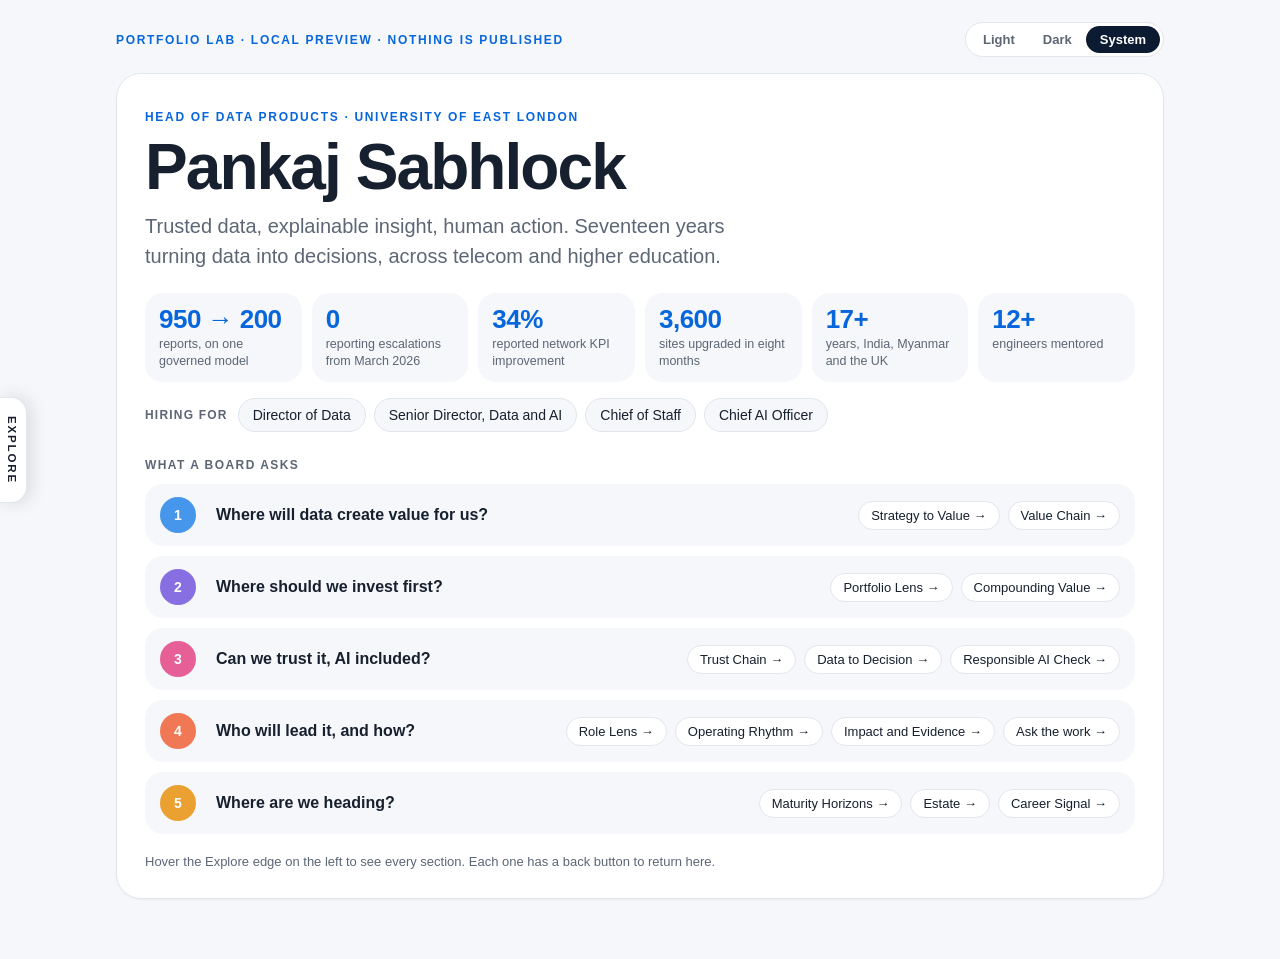
<file: Additional Animations for try/portfolio-lab-preview.html>
<!doctype html>
<html lang="en" data-theme="light">
<head>
<meta charset="utf-8">
<meta name="viewport" content="width=device-width,initial-scale=1">
<title>Portfolio Lab (local preview)</title>
<style>
:root{--page:#f5f7fa;--paper:#fff;--wash:#f5f7fa;--ink:#17202e;--muted:#5c6675;--blue:#0866dc;--line:#e1e6ed;--sel:#0d1b32;--selink:#fff;--cv1:#fbfcfe;--cv2:#f3f6fb;--shadow:0 1px 2px rgba(13,27,50,.04);--radius:25px;--font:-apple-system,BlinkMacSystemFont,"Segoe UI",Helvetica,Arial,sans-serif;color-scheme:light}
[data-theme=dark]{--page:#070c16;--paper:#0f1727;--wash:#16213a;--ink:#e7edf8;--muted:#9aa7bd;--blue:#4c94f5;--line:#243250;--sel:#e7edf8;--selink:#0b1220;--cv1:#0d1526;--cv2:#0a1120;--shadow:0 1px 2px rgba(0,0,0,.4);color-scheme:dark}
*{box-sizing:border-box}
html{background:var(--page)}
body{margin:0;background:var(--page);color:var(--ink);font-family:var(--font);line-height:1.5;transition:background .3s,color .3s}
.wrap{max-width:1080px;margin:0 auto;padding:22px 16px 60px}
@media(max-width:640px){.wrap{padding-left:38px}}
.top{display:flex;justify-content:space-between;align-items:center;gap:12px;flex-wrap:wrap;margin:0 0 16px}
.eyebrow{font-size:12px;letter-spacing:.14em;text-transform:uppercase;color:var(--blue);font-weight:700}
h1{font-size:clamp(34px,6vw,64px);line-height:1.04;margin:8px 0 10px;letter-spacing:-.03em}
h2{margin:0 0 4px;font-size:24px;letter-spacing:-.01em}
.sub{color:var(--muted);margin:0 0 14px;font-size:15px}
.seg{display:inline-flex;border:1px solid var(--line);border-radius:999px;padding:3px;background:var(--paper)}
.seg button{border:0;background:transparent;color:var(--muted);font:600 13px var(--font);padding:6px 14px;border-radius:999px;cursor:pointer;transition:.2s}
.seg button[aria-pressed=true]{background:var(--sel);color:var(--selink)}
.card{background:var(--paper);border:1px solid var(--line);border-radius:var(--radius);padding:22px;box-shadow:var(--shadow);transition:background .3s,border-color .3s}
.panel{display:none}.panel.on{display:block;animation:rise .45s ease both}
@keyframes rise{from{opacity:0;transform:translateY(10px)}to{opacity:1;transform:none}}
@keyframes slide{to{opacity:1;transform:none}}
.bk{border:0;background:var(--wash);color:var(--ink);font:700 13.5px var(--font);padding:8px 14px;border-radius:999px;cursor:pointer;margin:0 0 12px;transition:.2s}
.bk:hover{background:var(--blue);color:#fff}
.chips{display:flex;gap:8px;flex-wrap:wrap;margin:0 0 12px}
.chip{border:1px solid var(--line);background:var(--wash);padding:8px 14px;border-radius:999px;font:500 14px var(--font);cursor:pointer;color:var(--ink);transition:.18s}
.chip:hover{border-color:var(--blue)}
.chip.on{background:var(--blue);border-color:var(--blue);color:#fff}
canvas{display:block;width:100%;border-radius:18px;background:linear-gradient(180deg,var(--cv1),var(--cv2))}
.note{font-size:12.5px;color:var(--muted);margin:10px 0 0}
.btn{border:1px solid var(--line);background:var(--paper);color:var(--ink);padding:11px 22px;border-radius:999px;font:700 15px var(--font);cursor:pointer;transition:.18s}
.btn:hover{border-color:var(--blue);transform:translateY(-1px)}
.btn.pri{background:var(--blue);color:#fff;border-color:var(--blue)}
.big{font-size:clamp(30px,5vw,46px);font-weight:800;letter-spacing:-.03em;color:var(--blue);font-variant-numeric:tabular-nums;line-height:1.1}
.grid3{display:grid;grid-template-columns:repeat(3,1fr);gap:14px;margin-top:14px}
@media(max-width:860px){.grid3{grid-template-columns:1fr}}
.mini{background:var(--wash);border-radius:18px;padding:14px 16px;transition:background .3s}
.mini h3{margin:0 0 10px;font-size:12px;letter-spacing:.09em;text-transform:uppercase;color:var(--muted)}
.two{display:grid;grid-template-columns:minmax(0,1fr) 280px;gap:16px;align-items:start}
@media(max-width:860px){.two{grid-template-columns:1fr}}
/* drawer */
.dhot{position:fixed;left:0;top:0;bottom:0;width:14px;z-index:40}
.dhandle{position:fixed;left:0;top:50%;transform:translateY(-50%);z-index:41;border:1px solid var(--line);border-left:0;background:var(--paper);color:var(--ink);padding:18px 8px 18px 6px;border-radius:0 16px 16px 0;cursor:pointer;writing-mode:vertical-rl;font:700 11.5px var(--font);letter-spacing:.16em;text-transform:uppercase;box-shadow:4px 0 18px rgba(8,16,32,.12);transition:.25s}
.dhandle:hover,.dhandle:focus-visible{padding-left:12px;background:var(--blue);color:#fff;outline:none}
.drawer{position:fixed;left:0;top:0;bottom:0;width:310px;max-width:86vw;z-index:50;background:var(--paper);border-right:1px solid var(--line);box-shadow:10px 0 44px rgba(8,16,32,.22);padding:18px 14px;overflow:auto;transform:translateX(-102%);visibility:hidden;transition:transform .35s cubic-bezier(.2,.8,.2,1),visibility 0s .35s}
.drawer.open{transform:none;visibility:visible;transition:transform .35s cubic-bezier(.2,.8,.2,1)}
.dhead{display:flex;justify-content:space-between;align-items:center;margin:0 4px 12px}
.dhead b{font-size:15px}.dhead small{display:block;color:var(--muted);font-size:12px}
.dx{border:0;background:var(--wash);color:var(--ink);width:30px;height:30px;border-radius:50%;cursor:pointer;font-size:16px}
.dscrim{position:fixed;inset:0;background:rgba(5,10,20,.32);z-index:45;opacity:0;pointer-events:none;transition:opacity .3s}
body.dopen .dscrim{opacity:1;pointer-events:auto}
.tab{display:flex;align-items:center;gap:10px;width:100%;text-align:left;border:1px solid transparent;background:transparent;color:var(--ink);padding:11px 14px;border-radius:14px;font:600 14.5px var(--font);cursor:pointer;margin:0 0 4px;transition:.18s}
.tab i{width:9px;height:9px;border-radius:50%;flex:none}
.tab:hover{background:var(--wash)}
.tab[aria-selected=true]{background:var(--sel);color:var(--selink)}
/* home */
.hero{padding:34px 28px 26px}
.hero p{margin:0;color:var(--muted);font-size:clamp(16px,2vw,20px);max-width:640px}
.tiles{display:grid;grid-template-columns:repeat(4,minmax(0,1fr));gap:12px;margin-top:22px}
@media(max-width:980px){.tiles{grid-template-columns:repeat(2,minmax(0,1fr))}}
@media(max-width:520px){.tiles{grid-template-columns:1fr}}
.tile{position:relative;text-align:left;border:1px solid var(--line);background:var(--wash);color:var(--ink);border-radius:20px;padding:16px 16px 14px;cursor:pointer;font:inherit;transition:.22s}
.tile:hover{transform:translateY(-3px);border-color:var(--blue);box-shadow:0 10px 26px rgba(8,16,32,.12)}
.tile b{display:block;font-size:16px;margin:8px 0 2px}.tile span{font-size:13.5px;color:var(--muted);display:block}
.tile i{display:block;width:26px;height:6px;border-radius:6px}
.tag{position:absolute;top:12px;right:12px;font-size:10px;font-weight:800;letter-spacing:.06em;text-transform:uppercase;padding:2px 8px;border-radius:999px;background:var(--paper);color:var(--muted);border:1px solid var(--line)}
.hint,.hero p.hint{margin:18px 0 0;font-size:13px;color:var(--muted)}
/* pipeline */
.stage{margin-top:12px;padding:12px 16px;border-radius:16px;background:var(--wash);min-height:62px}
.stage b{display:block;font-size:15px}.stage span{color:var(--muted);font-size:14px}
.fopt{display:block;width:100%;text-align:left;border:1px solid var(--line);background:var(--paper);color:var(--ink);padding:10px 14px;border-radius:14px;font:600 14px var(--font);cursor:pointer;margin:0 0 8px;transition:.18s}
.fopt:hover{border-color:var(--blue)}
.fopt.on{background:var(--blue);border-color:var(--blue);color:#fff}
.dec{font-size:15px;margin:0}
.flash{animation:fl .8s ease}
@keyframes fl{0%{box-shadow:0 0 0 0 rgba(8,102,220,.5)}100%{box-shadow:0 0 0 14px rgba(8,102,220,0)}}
.next{margin-top:12px;padding:12px 16px;border-radius:16px;border:1px dashed var(--line);font-size:14px}
.next b{color:var(--blue)}
/* check */
.qbox{min-height:132px}
.qn{font-size:12px;color:var(--muted);letter-spacing:.08em;text-transform:uppercase;font-weight:700}
.q{font-size:clamp(19px,2.6vw,25px);font-weight:700;letter-spacing:-.01em;margin:6px 0 14px;animation:rise .35s ease both}
.yn{display:flex;gap:10px;flex-wrap:wrap}
.bar{height:6px;background:var(--line);border-radius:6px;overflow:hidden;margin:0 0 14px}
.bar i{display:block;height:100%;width:0;background:linear-gradient(90deg,#78befa,#b09cf0,#f596be,#ffc478,#78dcaf);transition:width .5s ease}
.res{display:grid;grid-template-columns:minmax(220px,300px) 1fr;gap:20px;align-items:center}
@media(max-width:700px){.res{grid-template-columns:1fr}}
.tier{font-size:24px;font-weight:800;letter-spacing:-.02em}
.steps{margin:8px 0 0;padding:0;list-style:none}
.steps li{padding:9px 12px;border-radius:14px;background:var(--wash);margin:0 0 8px;font-size:14.5px;opacity:0;transform:translateX(-8px);animation:slide .45s ease forwards}
/* ask */
.ask{display:flex;gap:8px;margin:0 0 12px}
.ask input{flex:1;min-width:0;border:1px solid var(--line);border-radius:999px;padding:13px 18px;font:500 16px var(--font);outline:none;background:var(--paper);color:var(--ink)}
.ask input:focus{border-color:var(--blue);box-shadow:0 0 0 4px rgba(76,148,245,.18)}
.ans{min-height:150px;padding:16px 18px;border-radius:18px;background:var(--wash)}
.ans p{margin:0 0 10px;font-size:16px}
.src{display:flex;gap:8px;flex-wrap:wrap;margin-top:8px}
.src button{font:600 13px var(--font);cursor:pointer;color:var(--blue);border:1px solid var(--blue);background:var(--paper);padding:5px 12px;border-radius:999px;opacity:0;animation:slide .4s ease forwards}
.src a{font-size:13px;font-weight:600;text-decoration:none;color:var(--blue);border:1px solid var(--line);background:var(--paper);padding:5px 12px;border-radius:999px;opacity:0;animation:slide .4s ease forwards}
.cur{display:inline-block;width:2px;height:1em;background:var(--blue);vertical-align:-2px;margin-left:1px;animation:bl 1s steps(1) infinite}
@keyframes bl{50%{opacity:0}}
/* value chain */
.vc{display:grid;grid-template-columns:repeat(5,minmax(0,1fr));gap:22px;margin-top:6px}
@media(max-width:900px){.vc{grid-template-columns:1fr;gap:20px}}
.vcc{position:relative;background:var(--wash);border-radius:18px;padding:14px 14px 16px;opacity:0;transform:translateY(8px);animation:slide .5s ease forwards}
.vcc small{display:block;font-size:11px;font-weight:800;letter-spacing:.08em;text-transform:uppercase;margin-bottom:6px}
.vcc p{margin:0;font-size:14px}
.vcc:not(:last-child)::after{content:"";position:absolute;right:-17px;top:50%;width:12px;height:12px;border-top:3px solid var(--blue);border-right:3px solid var(--blue);transform:translateY(-50%) rotate(45deg);opacity:.8}
@media(max-width:900px){.vcc:not(:last-child)::after{right:50%;top:auto;bottom:-17px;transform:translateX(50%) rotate(135deg)}}
.vcline{height:4px;border-radius:4px;margin:16px 0 4px;background:linear-gradient(90deg,transparent,var(--blue),transparent) 0 0/40% 100% no-repeat,var(--line);animation:run 2.6s linear infinite}
@keyframes run{from{background-position:-40% 0,0 0}to{background-position:140% 0,0 0}}
.vcv{margin-top:12px;padding:14px 16px;border-radius:16px;background:var(--sel);color:var(--selink);font-size:15px}
.vcx{display:flex;gap:8px;flex-wrap:wrap;align-items:center;margin-top:12px;font-size:13.5px;color:var(--muted)}
/* trust */
.ck{display:flex;gap:9px;align-items:flex-start;font-size:14px;margin:0 0 9px;cursor:pointer}
.ck input{margin-top:3px;accent-color:var(--blue);width:16px;height:16px}
.meter{height:8px;border-radius:8px;background:var(--line);overflow:hidden;margin:0 0 12px}
.meter i{display:block;height:100%;border-radius:8px;transition:width .4s,background .4s}
.verdict{margin-top:14px;padding:14px 16px;border-radius:18px;background:var(--wash);display:grid;grid-template-columns:auto 1fr;gap:16px;align-items:center}
@media(max-width:700px){.verdict{grid-template-columns:1fr}}
.vbadge{font-size:15px;font-weight:800;padding:8px 16px;border-radius:999px;color:#fff;text-align:center}
.verdict p{margin:0;font-size:14.5px}
/* escalations */
.dots{display:grid;grid-template-columns:repeat(8,1fr);gap:8px;margin:8px 0}
.dots i{display:block;aspect-ratio:1;border-radius:50%;background:#6fc9a4;transition:background .6s,transform .6s}
.dots.jan i{background:#f2a37b;animation:ping 1.6s ease-in-out infinite}
.dots.jan i:nth-child(3n){animation-delay:.3s}.dots.jan i:nth-child(3n+1){animation-delay:.7s}.dots.jan i:nth-child(5n){animation-delay:1.1s}
@keyframes ping{0%,100%{transform:scale(.7);opacity:.6}50%{transform:scale(1.1);opacity:1}}
.dots.mar i{transform:scale(.45);opacity:.7}
/* evidence */
.legendrow{display:flex;gap:8px;flex-wrap:wrap;margin:0 0 14px}
.pwrap{position:relative;display:grid;grid-template-columns:240px 1fr;gap:70px;align-items:start}
@media(max-width:760px){.pwrap{grid-template-columns:1fr;gap:14px}.pwrap svg{display:none}}
.pwrap svg{position:absolute;inset:0;width:100%;height:100%;pointer-events:none;overflow:visible}
.pl{display:flex;flex-direction:column;gap:8px}
.pbtn{border:1px solid var(--line);background:var(--paper);color:var(--ink);border-radius:16px;padding:10px 14px;text-align:left;cursor:pointer;font:600 14.5px var(--font);transition:.2s;position:relative}
.pbtn small{display:block;font-weight:500;color:var(--muted);font-size:12px;margin-top:2px}
.pbtn.on{background:var(--sel);color:var(--selink);border-color:var(--sel)}.pbtn.on small{color:inherit;opacity:.75}
.evs{display:grid;grid-template-columns:1fr;gap:9px;align-content:start}
.ev{border:1px solid var(--line);border-radius:16px;padding:11px 13px;background:var(--paper);font-size:13.5px;animation:rise .4s ease both}
.ev b{display:block;font-size:14px;margin-bottom:2px}
.ev{border-color:var(--c,#0866dc)}
.lv{display:inline-block;font-size:10.5px;font-weight:800;letter-spacing:.06em;text-transform:uppercase;padding:2px 8px;border-radius:999px;margin-bottom:5px}
/* career */
.era{margin-top:12px;padding:13px 16px;border-radius:16px;background:var(--wash);min-height:74px}
.era b{display:block;font-size:15px}.era span{color:var(--muted);font-size:13.5px}
/* drawer groups */
.dgrp{margin:6px 0 2px}
.dgh{display:flex;justify-content:space-between;align-items:center;width:100%;border:0;background:transparent;color:var(--muted);font:800 11.5px var(--font);letter-spacing:.12em;text-transform:uppercase;padding:10px 14px 6px;cursor:pointer}
.dgh span{font-size:10.5px;background:var(--wash);border-radius:999px;padding:1px 8px;letter-spacing:0}
.dgh::after{content:"";width:7px;height:7px;border-right:2px solid currentColor;border-bottom:2px solid currentColor;transform:rotate(-45deg);transition:.25s;margin-left:auto;margin-right:2px}
.dgh span{margin-left:8px}
.dgrp.open .dgh{color:var(--blue)}.dgrp.open .dgh::after{transform:rotate(45deg)}
.dgl{max-height:0;overflow:hidden;transition:max-height .35s ease}
.dgrp.open .dgl{max-height:420px}
/* home */
.kpis{display:grid;grid-template-columns:repeat(6,minmax(0,1fr));gap:10px;margin:22px 0 4px}
@media(max-width:980px){.kpis{grid-template-columns:repeat(3,minmax(0,1fr))}}
@media(max-width:520px){.kpis{grid-template-columns:repeat(2,minmax(0,1fr))}}
.kpi{background:var(--wash);border-radius:18px;padding:12px 14px}
.kpi b{display:block;white-space:nowrap;font-size:clamp(19px,2.3vw,26px);font-weight:800;letter-spacing:-.02em;color:var(--blue);font-variant-numeric:tabular-nums;line-height:1.15}
.kpi span{font-size:12.5px;color:var(--muted);display:block;margin-top:2px;line-height:1.35}
.hire{display:flex;align-items:center;gap:10px;flex-wrap:wrap;margin:16px 0 0}
.hire>span{font-size:12px;font-weight:800;letter-spacing:.1em;text-transform:uppercase;color:var(--muted)}
.hq{font-size:12px;letter-spacing:.12em;text-transform:uppercase;color:var(--muted);margin:24px 0 10px}
.qs{display:grid;gap:10px}
.qrow{display:grid;grid-template-columns:44px minmax(0,1fr) auto;gap:12px;align-items:center;background:var(--wash);border:1px solid transparent;border-radius:18px;padding:12px 14px;transition:.2s;opacity:0;transform:translateY(8px);animation:slide .5s ease forwards}
.qrow:hover{border-color:var(--blue)}
.qrow .qnum{width:36px;height:36px;border-radius:50%;display:grid;place-items:center;font-weight:800;color:#fff;font-size:14px}
.qrow b{font-size:16px}
.qrow .chips{margin:0;justify-content:flex-end}
.qrow .chip{background:var(--paper);font-size:13px;padding:6px 12px}
@media(max-width:760px){.qrow{grid-template-columns:36px minmax(0,1fr)}.qrow .chips{grid-column:1/-1;justify-content:flex-start}}
.ctl{display:flex;gap:14px;flex-wrap:wrap;align-items:center;margin:0 0 12px}
.lbl{font-size:13px;color:var(--muted);font-weight:600}
/* strategy to value */
.svw{position:relative;display:grid;grid-template-columns:repeat(3,minmax(0,1fr));gap:64px;margin:6px 0 4px}
.svw svg{position:absolute;inset:0;width:100%;height:100%;pointer-events:none;overflow:visible}
.svc h3{margin:0 0 10px;font-size:12px;letter-spacing:.09em;text-transform:uppercase;color:var(--muted)}
.svn{position:relative;z-index:1;display:block;width:100%;text-align:left;border:1px solid var(--line);background:var(--paper);color:var(--ink);border-radius:16px;padding:10px 13px;margin:0 0 10px;font:inherit;cursor:pointer;transition:opacity .3s,border-color .3s,transform .3s,box-shadow .3s}
.svn b{display:block;font-size:14.5px;line-height:1.3}.svn small{display:block;color:var(--muted);font-size:12.5px;margin-top:3px;line-height:1.35}
.svn.hot{border-color:var(--c);box-shadow:0 0 0 3px color-mix(in srgb,var(--c) 22%,transparent);transform:translateX(2px)}
.svn.dim{opacity:.32}
.svn .svk{display:none}
.svl{fill:none;stroke:var(--line);stroke-width:2;transition:stroke .3s,opacity .3s}
.svl.on{stroke:var(--c);stroke-width:2.6;stroke-dasharray:7 7;animation:dash 1.1s linear infinite}
.svl.off{opacity:.25}
@keyframes dash{to{stroke-dashoffset:-28}}
@media(max-width:760px){.svw{grid-template-columns:1fr;gap:6px}.svw svg{display:none}.svn .svk{display:block;font-size:11.5px;color:var(--blue);margin-top:4px;font-weight:600}}
/* portfolio */
.rank{margin:0;padding:0;list-style:none;counter-reset:r}
.rank li{display:grid;grid-template-columns:24px minmax(0,1fr);gap:8px;align-items:start;padding:8px 0;border-bottom:1px solid var(--line);font-size:13.5px;transition:background .3s}
.rank li:last-child{border-bottom:0}
.rank li .n{width:22px;height:22px;border-radius:50%;display:grid;place-items:center;font-size:11.5px;font-weight:800;color:#fff}
.rank li em{display:inline-block;font-style:normal;font-size:10.5px;font-weight:800;letter-spacing:.05em;text-transform:uppercase;padding:1px 7px;border-radius:999px;margin-top:3px}
.rank li.mv{animation:fl .9s ease}
/* role lens */
.dayb{position:relative;height:28px;border-radius:999px;background:var(--wash);overflow:hidden;margin:0 0 4px}
.dayb i{position:absolute;left:0;top:0;bottom:0;width:0;background:linear-gradient(90deg,#78befa,#b09cf0,#f596be);border-radius:999px}
.dayb span{position:absolute;right:12px;top:4px;font-size:13px;font-weight:800;font-variant-numeric:tabular-nums}
.ph{background:var(--wash);border-radius:18px;padding:14px 16px;opacity:.35;transition:opacity .5s,transform .5s;transform:translateY(6px)}
.ph.on{opacity:1;transform:none}
.ph h4{margin:0 0 8px;font-size:13px;letter-spacing:.06em;text-transform:uppercase;color:var(--blue)}
.ph ul{margin:0 0 10px;padding-left:18px;font-size:14px}.ph li{margin:0 0 5px}
.pre{font-size:12.5px;border-top:1px dashed var(--line);padding-top:8px;color:var(--muted)}.pre b{color:var(--ink)}
.evl{margin:6px 0 0;padding-left:18px;font-size:13.5px}.evl li{margin:0 0 6px}
.gap{margin-top:10px;padding:10px 12px;border-radius:14px;background:var(--paper);border:1px dashed var(--line);font-size:13px}
.lnk{border:0;background:none;color:var(--blue);font:700 13px var(--font);cursor:pointer;padding:0}
/* maturity */
.dim2{display:grid;grid-template-columns:96px minmax(0,1fr) 26px;gap:8px;align-items:center;font-size:13px;margin:0 0 8px}
.dim2 .tr{height:8px;border-radius:8px;background:var(--line);overflow:hidden}
.dim2 .tr i{display:block;height:100%;border-radius:8px;transition:width .7s cubic-bezier(.2,.8,.2,1)}
.dim2 b{font-variant-numeric:tabular-nums;text-align:right}
/* rhythm card */
.orc h4{margin:0 0 2px;font-size:17px}.orc .cad{font-size:11.5px;font-weight:800;letter-spacing:.1em;text-transform:uppercase}
.orc dl{margin:10px 0 0;font-size:13.5px}.orc dt{font-weight:800;font-size:11px;letter-spacing:.08em;text-transform:uppercase;color:var(--muted);margin-top:8px}.orc dd{margin:2px 0 0}
@media(prefers-reduced-motion:reduce){*{animation-duration:.01ms!important;transition-duration:.01ms!important}}
</style>
</head>
<body>
<div class="dhot" id="dHot"></div>
<button class="dhandle" id="dHandle" aria-controls="drawer" aria-expanded="false">Explore</button>
<div class="dscrim" id="dScrim"></div>
<aside class="drawer" id="drawer" aria-label="Sections">
  <div class="dhead"><div><b>Pankaj Sabhlock</b><small>Head of Data Products</small></div><button class="dx" id="dClose" aria-label="Close menu">&times;</button></div>
  <button class="tab" data-p="home" aria-selected="true"><i style="background:#0866dc"></i>Pankaj (home)</button>
  <div class="dgrp" data-g="0"><button class="dgh" aria-expanded="false">Strategy and growth<span>4</span></button><div class="dgl">
    <button class="tab" data-p="sv" aria-selected="false"><i style="background:#0866dc"></i>Strategy to Value</button>
    <button class="tab" data-p="pf" aria-selected="false"><i style="background:#876ee1"></i>Portfolio Lens</button>
    <button class="tab" data-p="cv" aria-selected="false"><i style="background:#32af7d"></i>Compounding Value</button>
    <button class="tab" data-p="mh" aria-selected="false"><i style="background:#ebA032"></i>Maturity Horizons</button>
  </div></div>
  <div class="dgrp" data-g="1"><button class="dgh" aria-expanded="false">Leadership<span>4</span></button><div class="dgl">
    <button class="tab" data-p="rl" aria-selected="false"><i style="background:#e65f96"></i>Role Lens</button>
    <button class="tab" data-p="or" aria-selected="false"><i style="background:#f07855"></i>Operating Rhythm</button>
    <button class="tab" data-p="prin" aria-selected="false"><i style="background:#4696eb"></i>Impact and Evidence</button>
    <button class="tab" data-p="ask" aria-selected="false"><i style="background:#876ee1"></i>Ask the work</button>
  </div></div>
  <div class="dgrp" data-g="2"><button class="dgh" aria-expanded="false">Proof of work<span>6</span></button><div class="dgl">
    <button class="tab" data-p="lab" aria-selected="false"><i style="background:#4696eb"></i>Data to Decision</button>
    <button class="tab" data-p="map" aria-selected="false"><i style="background:#e65f96"></i>Value Chain</button>
    <button class="tab" data-p="est" aria-selected="false"><i style="background:#32af7d"></i>Estate</button>
    <button class="tab" data-p="trust" aria-selected="false"><i style="background:#ebA032"></i>Trust Chain</button>
    <button class="tab" data-p="car" aria-selected="false"><i style="background:#876ee1"></i>Career Signal</button>
    <button class="tab" data-p="chk" aria-selected="false"><i style="background:#876ee1"></i>Responsible AI Check</button>
  </div></div>
</aside>

<div class="wrap">
  <div class="top">
    <div class="eyebrow">Portfolio Lab · local preview · nothing is published</div>
    <div class="seg" id="themeSeg" role="group" aria-label="Colour mode">
      <button data-m="light" aria-pressed="false">Light</button><button data-m="dark" aria-pressed="false">Dark</button><button data-m="system" aria-pressed="true">System</button>
    </div>
  </div>

  <section class="card panel on hero" id="p-home">
    <div class="eyebrow">Head of Data Products · University of East London</div>
    <h1>Pankaj Sabhlock</h1>
    <p>Trusted data, explainable insight, human action. Seventeen years turning data into decisions, across telecom and higher education.</p>
    <div class="kpis" id="kpis"></div>
    <div class="hire"><span>Hiring for</span><div class="chips" id="hireChips" style="margin:0"></div></div>
    <h3 class="hq">What a board asks</h3>
    <div class="qs" id="boardQs"></div>
    <p class="hint">Hover the Explore edge on the left to see every section. Each one has a back button to return here.</p>
  </section>


  <section class="card panel" id="p-sv">
    <button class="bk" data-back>&larr; Back to Pankaj</button>
    <h2>Strategy to Value</h2>
    <p class="sub">Line of sight from what the organisation wants, to the data and AI work, to what changed. Hover or tap any card to follow its thread.</p>
    <div class="chips" id="svCtx"></div>
    <div class="svw" id="svW"><svg id="svSvg" aria-hidden="true"></svg>
      <div class="svc"><h3>Organisational goals</h3><div id="svG"></div></div>
      <div class="svc"><h3>Data and AI bets</h3><div id="svB"></div></div>
      <div class="svc"><h3>Measured outcomes</h3><div id="svO"></div></div>
    </div>
    <div class="vcv" id="svLine"></div>
    <p class="note" id="svNote"></p>
  </section>

  <section class="card panel" id="p-pf">
    <button class="bk" data-back>&larr; Back to Pankaj</button>
    <h2>Portfolio Lens</h2>
    <p class="sub">One portfolio, different strategies. Pick what the organisation puts first and watch the order change. Then set how much can be funded this quarter.</p>
    <div class="chips" id="pfPri"></div>
    <div class="ctl"><span class="lbl">Capacity this quarter</span><div class="seg" id="pfCap"><button data-n="3" aria-pressed="false">3</button><button data-n="4" aria-pressed="true">4</button><button data-n="5" aria-pressed="false">5</button></div>
      <label class="ck" style="margin:0"><input type="checkbox" id="pfGate" checked> Governance gate for AI work</label></div>
    <div class="two"><div><canvas id="pfCv" height="420"></canvas></div>
      <div class="mini"><h3>Ranked for this strategy</h3><ol class="rank" id="pfRank"></ol></div></div>
    <div class="vcv" id="pfMsg"></div>
    <p class="note">Scores are illustrative, to show the method. They are not UEL's own assessment. The initiatives are types of work described on the site.</p>
  </section>

  <section class="card panel" id="p-cv">
    <button class="bk" data-back>&larr; Back to Pankaj</button>
    <h2>Compounding Value</h2>
    <p class="sub">Two ways to spend the same team over three years. Report by report feels faster at first. Foundation first is slower to start, then each new product costs less to run and serves more decisions.</p>
    <div class="ctl"><div class="seg" id="cvShow"><button data-s="v" aria-pressed="true">Decision value</button><button data-s="u" aria-pressed="false">Team time on upkeep</button></div><button class="btn" id="cvPlay">Replay</button></div>
    <canvas id="cvCv" height="360"></canvas>
    <div class="grid3">
      <div class="mini"><h3>Month</h3><div class="big" id="cvM">0</div></div>
      <div class="mini"><h3>Report by report</h3><p class="dec" id="cvA"></p></div>
      <div class="mini"><h3>Foundation first</h3><p class="dec" id="cvB"></p></div>
    </div>
    <div class="vcv" id="cvMsg"></div>
    <p class="note">An illustrative model of the argument, not UEL data. The real anchors are on the site: about 950 reports brought down to about 200 on one governed model, and reporting escalations from daily in January to none from March 2026.</p>
  </section>

  <section class="card panel" id="p-mh">
    <button class="bk" data-back>&larr; Back to Pankaj</button>
    <h2>Maturity Horizons</h2>
    <p class="sub">Where the organisation was, where it is, and where it is heading, on five steps from fragmented data to AI-augmented decisions.</p>
    <div class="chips" id="mhSt"></div>
    <div class="ctl"><label class="ck" style="margin:0"><input type="checkbox" id="mhTel"> Show where the telecom work reached</label></div>
    <canvas id="mhCv" height="330"></canvas>
    <div class="two" style="margin-top:14px"><div class="mini"><h3 id="mhH">State</h3><p class="dec" id="mhTxt"></p><p class="dec" id="mhLev" style="margin-top:8px;color:var(--muted)"></p></div>
      <div class="mini"><h3>Five dimensions</h3><div id="mhDims"></div></div></div>
    <p class="note">The step placement is my own reading of the site's records. The next 18 months is an illustrative target, not a claim.</p>
  </section>

  <section class="card panel" id="p-or">
    <button class="bk" data-back>&larr; Back to Pankaj</button>
    <h2>Operating Rhythm</h2>
    <p class="sub">How decisions get made week to week, not just once. Issues rise outward to the forum that can settle them, and decisions come back in as owned actions. Tap a forum.</p>
    <div class="two"><div><canvas id="orCv" height="440"></canvas></div>
      <div class="mini" id="orCard"></div></div>
    <p class="note">The forums are a model of how I would set up the rhythm. The precedents come from the site.</p>
  </section>

  <section class="card panel" id="p-rl">
    <button class="bk" data-back>&larr; Back to Pankaj</button>
    <h2>Role Lens</h2>
    <p class="sub">Pick the role you are hiring for. The outline shows what the role leans on most. The fill shows how much evidence this site holds for each. Tap a label to see the evidence.</p>
    <div class="chips" id="rlRole"></div>
    <div class="two"><div><canvas id="rlCv" height="400"></canvas></div>
      <div class="mini" id="rlEv"></div></div>
    <h3 class="hq" style="margin-top:20px" id="rlPlanH">First 100 days</h3>
    <div class="dayb"><i id="rlBar"></i><span id="rlDay">Day 0</span></div>
    <div class="grid3" id="rlPlan"></div>
    <p class="note">Role emphasis is my own reading of what these roles usually need. Evidence depth counts items on the site. The plan is a proposal, with precedents taken from the site.</p>
  </section>

  <section class="card panel" id="p-lab">
    <button class="bk" data-back>&larr; Back to Pankaj</button>
    <h2>Data to Decision</h2>
    <p class="sub">Fragmented data is transformed, modelled and checked for governance, then a person decides. Move the filter and watch the decision, its impact and the next value change. Click a stage to pause on it.</p>
    <div class="chips" id="labChips"></div>
    <div style="display:flex;align-items:center;gap:10px;flex-wrap:wrap;margin:0 0 10px"><span style="font-size:13px;color:var(--muted);font-weight:600">Transform style</span>
      <div class="seg" id="labTf"><button data-t="ETL" aria-pressed="true">ETL</button><button data-t="ELT" aria-pressed="false">ELT</button></div></div>
    <canvas id="labCv" height="270"></canvas>
    <div class="stage" id="labStage"></div>
    <div class="grid3">
      <div class="mini"><h3>Move the filter</h3><div id="labF"></div></div>
      <div class="mini" id="labDecBox"><h3>Decision</h3><p class="dec" id="labDec"></p></div>
      <div class="mini" id="labImpBox"><h3>Impact</h3><div class="big" id="labBig"></div><p class="dec" id="labImp" style="margin-top:6px"></p></div>
    </div>
    <div class="next" id="labNext"></div>
    <p class="note" id="labSrc"></p>
  </section>

  <section class="card panel" id="p-chk">
    <button class="bk" data-back>&larr; Back to Pankaj</button>
    <h2>Responsible AI Check</h2>
    <p class="sub">Six questions about an AI use case. You get a plain-language read and next steps. Nothing is stored.</p>
    <div id="chkBody"></div>
    <p class="note">A thinking aid based on common responsible AI and EU AI Act ideas. It is not legal advice and not a formal risk classification.</p>
  </section>

  <section class="card panel" id="p-map">
    <button class="bk" data-back>&larr; Back to Pankaj</button>
    <h2>Value Chain</h2>
    <p class="sub">How a result was made and who it helps. Read left to right: the need, what was done, what came out, what changed, and who benefits. Pick a result.</p>
    <div class="chips" id="vcChips"></div>
    <div class="vc" id="vcRow"></div>
    <div class="vcline"></div>
    <div class="vcv" id="vcVal"></div>
    <div class="vcx" id="vcTags"></div>
    <p class="note" id="vcBasis"></p>
  </section>

  <section class="card panel" id="p-ask">
    <button class="bk" data-back>&larr; Back to Pankaj</button>
    <h2>Ask the work</h2>
    <p class="sub">Leadership questions, answered only from this site's own content, with a link to the section behind each answer.</p>
    <form class="ask" id="askForm"><input id="askIn" placeholder="For example: What value has he delivered as Head of Data Products?" autocomplete="off"><button class="btn pri" type="submit">Ask</button></form>
    <div class="chips" id="askChips"></div>
    <div class="ans" id="askAns"><p style="color:var(--muted)">Answers appear here.</p></div>
  </section>

  <section class="card panel" id="p-trust">
    <button class="bk" data-back>&larr; Back to Pankaj</button>
    <h2>Trust Chain</h2>
    <p class="sub">A decision is only as strong as its weakest link. Pick a decision, then switch checks on and off to see where the chain holds and where it breaks.</p>
    <div class="chips" id="tcPre"></div>
    <canvas id="tcCv" height="150"></canvas>
    <div class="grid3" id="tcCols"></div>
    <div class="verdict" id="tcVerdict"></div>
    <p class="note">Illustrative starting points to show the idea. The three links are the ones the site describes: trusted data, explainable insight, human action.</p>
  </section>

  <section class="card panel" id="p-est">
    <button class="bk" data-back>&larr; Back to Pankaj</button>
    <h2>Estate: fragmented reports to one model to about 200</h2>
    <p class="sub">Around 950 fragmented reports are pulled into one governed model, which serves a focused core of about 200 reports.</p>
    <div class="two">
      <div><canvas id="estCv" height="380"></canvas></div>
      <div>
        <div class="mini"><h3>Now showing</h3><p id="estTxt" style="margin:0 0 10px;font-size:14.5px;min-height:66px"></p>
          <button class="btn" id="estReplay">Replay</button></div>
        <div class="mini" style="margin-top:12px"><h3>Reporting escalations</h3>
          <div class="chips" style="margin:0 0 4px"><button class="chip on" id="escJan">January</button><button class="chip" id="escMar">From March 2026</button></div>
          <div class="dots jan" id="escDots"></div><p id="escTxt" style="margin:0;font-size:13.5px">January: frequent daily escalations.</p></div>
      </div>
    </div>
    <p class="note">Positions and colours are illustrative. The 950, about 200 and the January to March 2026 change come from the site (UEL role records, as reported by the employer).</p>
  </section>

  <section class="card panel" id="p-prin">
    <button class="bk" data-back>&larr; Back to Pankaj</button>
    <h2>Impact and Evidence</h2>
    <p class="sub">What a head of data or a chief data officer is expected to show, and the evidence behind each. Pick a leadership theme.</p>
    <div class="legendrow" id="prinLegend"></div>
    <div class="pwrap" id="prinWrap"><svg id="prinSvg"></svg><div class="pl" id="prinL"></div><div class="evs" id="prinR"></div></div>
    <p class="note">Each label shows how solid the evidence is. Figures follow the basis notes on the site: approximate, as reported by the employer, not independently audited.</p>
  </section>

  <section class="card panel" id="p-car">
    <button class="bk" data-back>&larr; Back to Pankaj</button>
    <h2>Career Signal</h2>
    <p class="sub">Seventeen years, six capabilities. Once a capability is built it stays: the light shade is what was attained, the dark shade is what is being worked on at that time. Hover or touch to read each period.</p>
    <div class="chips" id="carView"></div>
    <canvas id="carCv" height="470"></canvas>
    <div class="era" id="carEra"></div>
    <p class="note">Shading is a visual summary of the role descriptions on the site, not a measurement.</p>
  </section>
</div>

<script>
(function(){
var PAS=['120,190,250','176,156,240','245,150,190','255,160,130','255,196,120','120,220,175'];
var DEEP=['70,150,235','135,110,225','230,95,150','240,120,85','235,160,50','50,175,125'];
var reduce=window.matchMedia('(prefers-reduced-motion: reduce)').matches;
var SITE='https://pankajsabhlock.github.io/';
var FONT='-apple-system,Segoe UI,Helvetica,Arial,sans-serif';
function $(id){return document.getElementById(id)}
function hash(x,y){var n=Math.sin(x*12.9898+y*78.233)*43758.5453;return n-Math.floor(n)}
function ease(k){k=Math.max(0,Math.min(1,k));return k*k*(3-2*k)}
function cl(v){return Math.max(0,Math.min(1,v))}
function lerp(a,b,k){return a+(b-a)*k}
function rr(c,X,y,w,h,r){c.beginPath();c.moveTo(X+r,y);c.arcTo(X+w,y,X+w,y+h,r);c.arcTo(X+w,y+h,X,y+h,r);c.arcTo(X,y+h,X,y,r);c.arcTo(X,y,X+w,y,r);c.closePath()}
function fit(cv){var d=Math.min(window.devicePixelRatio||1,2),w=cv.clientWidth,h=+cv.getAttribute('height');cv.width=Math.round(w*d);cv.height=Math.round(h*d);var x=cv.getContext('2d');x.setTransform(d,0,0,d,0,0);return{x:x,w:w,h:h}}
function mix3(a,b,k){return[Math.round(lerp(a[0],b[0],k)),Math.round(lerp(a[1],b[1],k)),Math.round(lerp(a[2],b[2],k))]}
function rgb(a){return a[0]+','+a[1]+','+a[2]}

/* ---------------- theme ---------------- */
var CKL={ink:'#17202e',muted:'#5c6675',box:'#ffffff',boxLine:'#d5dde9',track:'rgba(120,140,170,.3)',tick:'#8a94a6',lane:'rgba(120,140,170,.2)',noise:[150,162,180]};
var CKD={ink:'#e7edf8',muted:'#9aa7bd',box:'#16213a',boxLine:'#2d3d5e',track:'rgba(150,170,210,.32)',tick:'#7f8da6',lane:'rgba(150,170,210,.2)',noise:[112,126,152]};
var CK=CKL,mode='system',mq=window.matchMedia('(prefers-color-scheme: dark)');
function applyTheme(){
  var dark=mode==='dark'||(mode==='system'&&mq.matches);
  document.documentElement.setAttribute('data-theme',dark?'dark':'light');CK=dark?CKD:CKL;
  document.querySelectorAll('#themeSeg button').forEach(function(b){b.setAttribute('aria-pressed',b.dataset.m===mode?'true':'false')});
}
document.querySelectorAll('#themeSeg button').forEach(function(b){b.onclick=function(){mode=b.dataset.m;applyTheme()}});
if(mq.addEventListener)mq.addEventListener('change',function(){if(mode==='system')applyTheme()});

/* ---------------- shell: drawer and navigation ---------------- */
var cur='home',INIT={},FR={},RS=false;
var dr=$('drawer'),dtimer=0;
function openDrawer(){clearTimeout(dtimer);dr.classList.add('open');document.body.classList.add('dopen');$('dHandle').setAttribute('aria-expanded','true')}
function closeDrawer(){clearTimeout(dtimer);dr.classList.remove('open');document.body.classList.remove('dopen');$('dHandle').setAttribute('aria-expanded','false')}
$('dHot').addEventListener('mouseenter',openDrawer);
$('dHandle').addEventListener('mouseenter',openDrawer);
$('dHandle').addEventListener('focus',openDrawer);
$('dHandle').addEventListener('click',openDrawer);
dr.addEventListener('mouseenter',function(){clearTimeout(dtimer)});
dr.addEventListener('mouseleave',function(){dtimer=setTimeout(closeDrawer,300)});
$('dScrim').addEventListener('click',closeDrawer);
$('dClose').addEventListener('click',closeDrawer);
document.addEventListener('keydown',function(e){if(e.key==='Escape')closeDrawer()});
function go(p){
  cur=p;
  document.querySelectorAll('.tab').forEach(function(t){t.setAttribute('aria-selected',t.dataset.p===p?'true':'false')});
  document.querySelectorAll('.panel').forEach(function(x){x.classList.toggle('on',x.id==='p-'+p)});
  closeDrawer();
  if(INIT[p])INIT[p]();
  window.scrollTo(0,0);
}
document.querySelectorAll('.tab').forEach(function(b){b.addEventListener('click',function(){go(b.dataset.p)})});
document.querySelectorAll('[data-back]').forEach(function(b){b.addEventListener('click',function(){go('home')})});
/* drawer groups: open on hover or click, and the group holding the current section opens with the drawer */
var GRPS=document.querySelectorAll('.dgrp');
function grpOpen(g,on){g.classList.toggle('open',on);g.querySelector('.dgh').setAttribute('aria-expanded',on?'true':'false')}
GRPS.forEach(function(g){
  var h=g.querySelector('.dgh');
  h.addEventListener('click',function(){grpOpen(g,!g.classList.contains('open'))});
  g.addEventListener('mouseenter',function(){if(window.matchMedia('(hover:hover)').matches)grpOpen(g,true)});
});
function grpSync(){GRPS.forEach(function(g){if(g.querySelector('.tab[data-p="'+cur+'"]'))grpOpen(g,true)});if(cur==='home')GRPS.forEach(function(g,i){if(i===0)grpOpen(g,true)})}
$('dHandle').addEventListener('mouseenter',grpSync);$('dHandle').addEventListener('click',grpSync);$('dHot').addEventListener('mouseenter',grpSync);

/* ---------------- home ---------------- */
var KPI=[{a:950,b:200,pre:'950 → ',t:'reports, on one governed model'},{a:9,b:0,t:'reporting escalations from March 2026'},{a:0,b:34,suf:'%',t:'reported network KPI improvement'},{a:0,b:3600,t:'sites upgraded in eight months'},{a:0,b:17,suf:'+',t:'years, India, Myanmar and the UK'},{a:0,b:12,suf:'+',t:'engineers mentored'}];
var BQ=[
 ['Where will data create value for us?',[['sv','Strategy to Value'],['map','Value Chain']]],
 ['Where should we invest first?',[['pf','Portfolio Lens'],['cv','Compounding Value']]],
 ['Can we trust it, AI included?',[['trust','Trust Chain'],['lab','Data to Decision'],['chk','Responsible AI Check']]],
 ['Who will lead it, and how?',[['rl','Role Lens'],['or','Operating Rhythm'],['prin','Impact and Evidence'],['ask','Ask the work']]],
 ['Where are we heading?',[['mh','Maturity Horizons'],['est','Estate'],['car','Career Signal']]]
];
var ROLES=['Director of Data','Senior Director, Data and AI','Chief of Staff','Chief AI Officer'];
var homeB=false,kpiT0=0;
function fmt(n){return Math.round(n).toLocaleString('en-GB')}
INIT.home=function(){
  if(!homeB){homeB=true;
    $('kpis').innerHTML=KPI.map(function(k,i){return '<div class="kpi"><b id="kv'+i+'">'+(k.pre||'')+fmt(k.b)+(k.suf||'')+'</b><span>'+k.t+'</span></div>'}).join('');
    var hc=$('hireChips');ROLES.forEach(function(r,i){var b=document.createElement('button');b.className='chip';b.textContent=r;b.onclick=function(){go('rl');rlSel(i)};hc.appendChild(b)});
    $('boardQs').innerHTML=BQ.map(function(q,i){return '<div class="qrow" style="animation-delay:'+(i*.08)+'s"><span class="qnum" style="background:rgb('+DEEP[i]+')">'+(i+1)+'</span><b>'+q[0]+'</b><div class="chips">'+q[1].map(function(v){return '<button class="chip" data-go="'+v[0]+'">'+v[1]+' →</button>'}).join('')+'</div></div>'}).join('');
    document.querySelectorAll('#boardQs [data-go]').forEach(function(b){b.onclick=function(){go(b.dataset.go)}});
  }
  if(!RS)kpiT0=performance.now();
};
FR.home=function(){
  if(!kpiT0)return;var k=ease((performance.now()-kpiT0)/1600);if(reduce)k=1;
  KPI.forEach(function(o,i){var e=$('kv'+i);if(e)e.textContent=(o.pre||'')+fmt(lerp(o.a,o.b,k))+(o.suf||'')});
  if(k>=1)kpiT0=0;
};

/* ---------------- 1 Data to Decision ---------------- */
var SCN=[
 {k:'Which reports actually matter?',keep:[.95,.6,.21],f:[
  {n:'Keep every report',q:0,dec:'No decision yet. Every report stays, duplicates and all.',big:'950',imp:'reports to read, with no clear purpose or owner for each.'},
  {n:'Remove obvious duplicates',q:.5,dec:'A first clean-up. Still more than the business needs.',big:'In between',imp:'Fewer reports, but still no clear purpose for each.'},
  {n:'Keep what supports a decision',q:1,dec:'Retire duplicates and low-value reports. Keep a core, each with a purpose.',big:{from:950,to:200,pre:'About '},imp:'reports, down from around 950.'}],
  next:'Time goes to new questions instead of reconciling reports. Escalations went from daily in January to none from March 2026.',src:'Basis: UEL role records, as reported by the employer. Approximate, not independently audited.'},
 {k:'Where should the network upgrade first?',keep:[.7,.5,.35],f:[
  {n:'Upgrade sites in turn',q:0,dec:'No priority. Sites are upgraded in the order they come up.',big:'Unranked',imp:'No view of where capacity is under most pressure.'},
  {n:'Rank by capacity pressure',q:.55,dec:'Ranking models put the busiest parts of the network first.',big:'Ranked',imp:'A better order, but demand is not yet forecast.'},
  {n:'Forecast demand, then rank',q:1,dec:'Capacity forecasts and ranking set the upgrade order.',big:{from:0,to:34,suf:'%'},imp:'reported network KPI improvement, ZTE and Ooredoo.'}],
  next:'A 3,600-site upgrade, co-led on performance and capacity, delivered in eight months.',src:'Basis: role descriptions on the site, as reported. Not independently audited.'},
 {k:'Which students should staff reach out to first?',keep:[.9,.55,.3],f:[
  {n:'Treat every student the same',q:0,dec:'Support is not targeted. Staff have no signal to act on.',big:'No signal',imp:'Effort is spread thinly.'},
  {n:'Risk flag with no reason',q:.45,dec:'Staff see a flag but not why. Hard to act on, hard to trust.',big:'Flag only',imp:'A signal, without reasons behind it.'},
  {n:'Explainable risk, staff-led',q:1,dec:'Staff see the reasons and decide the support. A person owns the call.',big:'Explained',imp:'Accountable, staff-led support (STRAP).'}],
  next:'Insights feed a working STRAP and HEPI practice document developed with UEL\'s Dean of Students.',src:'Basis: STRAP description on the site.'}
];
var STN=[['Sources','fragmented'],['Transform','ETL'],['Model','one model'],['Check','governed'],['Decision','owned'],['Impact','change'],['Next value','unlock']];
var CHK4=['Owner','Quality','Explainable','Human'];
var lab={i:0,fi:2,tf:'ETL',f:null,ps:[],acc:0,clock:0,hold:-1,pos:[],bw:0,bh:44,st:-1,bt:9,built:false,narrow:false};
function labDesc(k){
  var s=SCN[lab.i],f=s.f[lab.fi],etl=lab.tf==='ETL';
  return[
   ['Fragmented sources','Reports, systems and spreadsheets that each hold part of the picture, and rarely agree.'],
   [etl?'Transform (ETL)':'Load, then transform (ELT)',etl?'Clean, match and standardise the data before it is loaded.':'Load the raw data first, then clean, match and standardise it inside the platform.'],
   ['Model','One governed model, with one definition for each measure.'],
   ['Governance check','Owner named, quality tested, explainable, a person in the loop. '+Math.round(f.q*4)+' of 4 pass with this filter.'],
   ['Decision',f.dec],['Impact',(typeof f.big==='string'?f.big+'. ':'')+f.imp],['Next value',s.next]][k];
}
function labStageText(){var d=labDesc(lab.st<0?0:lab.st);$('labStage').innerHTML='<b>'+(lab.st+1)+' '+d[0]+'</b><span>'+d[1]+'</span>'}
function labLayout(){
  var w=lab.f.w,h=lab.f.h;lab.pos=[];lab.narrow=w<640;
  for(var i=0;i<7;i++){
    if(!lab.narrow)lab.pos.push([(i+.5)*w/7,h*.6]);
    else lab.pos.push(i<4?[(i+.5)*w/4,h*.3]:[(i-4+.5)*w/4+w/8,h*.74]);
  }
  lab.bw=lab.narrow?Math.min(78,w/4-8):Math.min(122,w/7-10);lab.bh=lab.narrow?50:60;
}
function labSet(i,fi){
  lab.i=i;lab.fi=fi;var s=SCN[i],f=s.f[fi];
  document.querySelectorAll('#labChips .chip').forEach(function(c,j){c.classList.toggle('on',j===i)});
  var F=$('labF');F.innerHTML='';
  s.f.forEach(function(o,j){var b=document.createElement('button');b.className='fopt'+(j===fi?' on':'');b.textContent=o.n;b.onclick=function(){labSet(lab.i,j)};F.appendChild(b)});
  $('labDec').textContent=f.dec;$('labImp').textContent=f.imp;$('labNext').innerHTML='<b>Next value.</b> '+s.next;$('labSrc').textContent=s.src;
  lab.bt=0;lab.big=f.big;
  if(typeof f.big==='string'||reduce){$('labBig').textContent=typeof f.big==='string'?f.big:(f.big.pre||'')+f.big.to+(f.big.suf||'');lab.bt=9}
  ['labDecBox','labImpBox'].forEach(function(id){var e=$(id);e.classList.remove('flash');void e.offsetWidth;e.classList.add('flash')});
  lab.st=-2;
}
INIT.lab=function(){
  if(!lab.built){
    lab.built=true;
    var c=$('labChips');SCN.forEach(function(s,i){var b=document.createElement('button');b.className='chip';b.textContent=s.k;b.onclick=function(){labSet(i,2)};c.appendChild(b)});
    document.querySelectorAll('#labTf button').forEach(function(b){b.onclick=function(){lab.tf=b.dataset.t;document.querySelectorAll('#labTf button').forEach(function(x){x.setAttribute('aria-pressed',x===b?'true':'false')});lab.st=-2}});
    $('labCv').addEventListener('click',function(e){
      var r=this.getBoundingClientRect(),mx=e.clientX-r.left,my=e.clientY-r.top;
      for(var k=0;k<7;k++){var P=lab.pos[k];if(Math.abs(mx-P[0])<lab.bw/2+4&&Math.abs(my-P[1])<lab.bh/2+6){lab.hold=lab.hold===k?-1:k;lab.st=-2;return}}
      lab.hold=-1;lab.st=-2;
    });
  }
  var cv=$('labCv');cv.setAttribute('height',cv.clientWidth<640?380:330);
  lab.f=fit(cv);labLayout();lab.ps=[];
  if(!reduce){for(var z=0;z<320;z++){var uu=Math.random()*6.6,fa=Math.random();if(uu>=3&&fa>SCN[lab.i].keep[lab.fi])continue;lab.ps.push({u:uu,j:(Math.random()-.5)*2,ox:(Math.random()-.5)*2,c:Math.floor(Math.random()*6),fate:fa,sp:.62+Math.random()*.14,held:-1,ck:uu>=3?1:0})}}
  labSet(lab.i,lab.fi);
};
function labPos(u){
  var P=lab.pos;
  if(u<=6){var k=Math.min(5,Math.floor(u)),f=u-k;return[lerp(P[k][0],P[k+1][0],f),lerp(P[k][1],P[k+1][1],f)]}
  var t=u-6,a=P[6],b=P[0],lift=lab.narrow?0:105,u1=1-t;
  var c1=lab.narrow?[a[0]-30,a[1]+62]:[a[0],a[1]-lift],c2=lab.narrow?[4,b[1]+50]:[b[0],b[1]-lift];
  return[u1*u1*u1*a[0]+3*u1*u1*t*c1[0]+3*u1*t*t*c2[0]+t*t*t*b[0],u1*u1*u1*a[1]+3*u1*u1*t*c1[1]+3*u1*t*t*c2[1]+t*t*t*b[1]]
}
FR.lab=function(dt){
  var f=lab.f;if(!f||!lab.pos.length)return;
  var x=f.x,w=f.w,h=f.h,s=SCN[lab.i],fo=s.f[lab.fi],keep=s.keep[lab.fi],q=fo.q;
  lab.clock+=dt;
  var st=lab.hold>=0?lab.hold:Math.floor((lab.clock%10.5)/1.5);
  if(reduce&&lab.hold<0)st=5;
  if(st!==lab.st){lab.st=st;labStageText()}
  // count up
  if(lab.bt<9&&lab.big&&typeof lab.big==='object'){lab.bt+=dt;var k=ease(lab.bt/1.6),v=Math.round(lerp(lab.big.from,lab.big.to,k));$('labBig').textContent=(lab.big.pre||'')+v+(lab.big.suf||'');if(lab.bt>=1.6){lab.bt=9;$('labBig').textContent=(lab.big.pre||'')+lab.big.to+(lab.big.suf||'')}}
  x.clearRect(0,0,w,h);
  // tracks
  x.strokeStyle=CK.track;x.lineWidth=2;x.beginPath();for(var i=0;i<7;i++){if(i===0)x.moveTo(lab.pos[i][0],lab.pos[i][1]);else x.lineTo(lab.pos[i][0],lab.pos[i][1])}x.stroke();
  x.setLineDash([3,6]);x.beginPath();for(var u=6;u<=7.001;u+=.04){var p0=labPos(u);if(u===6)x.moveTo(p0[0],p0[1]);else x.lineTo(p0[0],p0[1])}x.stroke();x.setLineDash([]);
  var pl=labPos(6.5);x.fillStyle=CK.muted;x.font='600 11px '+FONT;x.textAlign='center';x.fillText('the next question starts here',pl[0],pl[1]-(lab.narrow?-4:8));
  // particles
  var rate=reduce?0:34;lab.acc+=dt*rate;
  while(lab.acc>=1){lab.acc--;lab.ps.push({u:0,j:(Math.random()-.5)*2,ox:(Math.random()-.5)*2,c:Math.floor(Math.random()*6),fate:Math.random(),sp:.62+Math.random()*.14,held:-1,ck:0})}
  var out=mix3(CK.noise,[50,175,125],q),blue=[70,150,235];
  for(var n=lab.ps.length-1;n>=0;n--){
    var p=lab.ps[n];
    if(p.held<0){p.u+=p.sp*dt;if(!p.ck&&p.u>=3){p.ck=1;if(p.fate>keep)p.held=0}}else{p.held+=dt;if(p.held>1){lab.ps.splice(n,1);continue}}
    if(p.u>=7){lab.ps.splice(n,1);continue}
    var pos=labPos(Math.min(p.u,7)),sp=(p.u<1?(1-p.u)*(lab.narrow?44:70):p.u<2.2?Math.max(0,(2-p.u))*8+2:4),px=pos[0],py=pos[1];
    if(p.u<1)px+=p.ox*(1-p.u)*(lab.narrow?20:44);
    py+=p.j*sp;
    var col,al=1;
    if(p.u<1)col=PAS[p.c];
    else if(p.u<2)col=rgb(mix3(PAS[p.c].split(',').map(Number),blue,p.u-1));
    else if(p.u<3)col=rgb(blue);
    else col=rgb(mix3(blue,out,cl((p.u-3)/.5)));
    if(p.held>=0){py+=p.held*26;al=1-p.held;col='214,69,107'}
    if(p.u>6.7)al*=(7-p.u)/.3;
    x.fillStyle='rgba('+col+','+(.95*al)+')';x.fillRect(Math.round(px-2.5),Math.round(py-2.5),5,5);
  }
  // nodes
  var etl=lab.tf==='ETL';
  for(var k2=0;k2<7;k2++){
    var P=lab.pos[k2],bw=lab.bw,bh=lab.bh,on=k2===st;
    x.fillStyle=CK.box;x.strokeStyle=on?'rgb(70,150,235)':CK.boxLine;x.lineWidth=on?2.5:1.5;
    if(on){x.shadowColor='rgba(70,150,235,.45)';x.shadowBlur=14}
    rr(x,P[0]-bw/2,P[1]-bh/2,bw,bh,14);x.fill();x.stroke();x.shadowBlur=0;
    x.textAlign='center';x.fillStyle=CK.ink;x.font='700 '+(lab.narrow?11:15)+'px '+FONT;x.fillText(STN[k2][0],P[0],P[1]-3);
    x.fillStyle=CK.muted;x.font='500 '+(lab.narrow?9.5:11.5)+'px '+FONT;x.fillText(k2===1?(etl?'ETL':'ELT'):STN[k2][1],P[0],P[1]+14);
    if(k2===3){for(var d=0;d<4;d++){var lit=d<Math.round(q*4);x.fillStyle=lit?'rgb(50,175,125)':'rgba('+rgb(CK.noise)+',.45)';x.beginPath();x.arc(P[0]-18+d*12,P[1]+bh/2+11,3.6,0,6.283);x.fill()}
      x.fillStyle=CK.muted;x.font='500 10px '+FONT;x.fillText(Math.round(q*4)+' of 4 pass',P[0],P[1]+bh/2+27)}
  }
  x.textAlign='left';
};

/* ---------------- 2 Responsible AI Check ---------------- */
var QS=[
 {q:'Does it influence decisions about people, such as admissions, grades, support or hiring?',w:2,yes:1,tip:'Name the people affected and the decision it touches before anything else.'},
 {q:'Does it use personal data?',w:1,yes:1,tip:'Check lawful basis, minimise the data used and complete a data protection impact assessment where needed.'},
 {q:'Can it act without a person reviewing the result?',w:2,yes:1,tip:'Add a human review step for outcomes that matter, with authority to override.'},
 {q:'Can you explain in plain language why it gave an answer?',w:2,yes:0,tip:'Add explanations a non-specialist can read, and keep a record of the reasoning.'},
 {q:'Is there a named owner and a way to challenge an outcome?',w:2,yes:0,tip:'Name one accountable owner and publish a simple route to challenge a result.'},
 {q:'Is it monitored for errors and bias after launch?',w:1,yes:0,tip:'Set up regular checks on accuracy and on differences between groups, and act on them.'}
];
var chk={i:0,a:[],score:0,shown:0,needle:0,tgt:0,done:false};
function chkDraw(){
  var b=$('chkBody');
  if(chk.done){return chkResult()}
  var q=QS[chk.i];
  b.innerHTML='<div class="bar"><i id="chkBar" style="width:'+(chk.i/QS.length*100)+'%"></i></div><div class="qbox"><div class="qn">Question '+(chk.i+1)+' of '+QS.length+'</div><div class="q">'+q.q+'</div><div class="yn"><button class="btn pri" data-a="1">Yes</button><button class="btn" data-a="0">No</button><button class="btn" data-a="u">Not sure</button></div></div>';
  requestAnimationFrame(function(){var e=$('chkBar');if(e)e.style.width=((chk.i+1)/QS.length*100)+'%'});
  b.querySelectorAll('.btn').forEach(function(x){x.onclick=function(){chkAnswer(x.dataset.a)}});
}
function chkAnswer(a){
  var q=QS[chk.i],r=0;
  if(a==='u')r=q.w;else r=(+a===q.yes)?q.w:0;
  chk.a.push({r:r,a:a});chk.score+=r;chk.i++;
  if(chk.i>=QS.length){chk.done=true;chk.tgt=chk.score/10;chk.needle=0;chkResult()}else chkDraw();
}
function chkTier(s){if(s<=2)return['Low concern','#178157','Keep it light, keep it documented.'];if(s<=5)return['Needs safeguards','#e0a020','Fine to proceed once the gaps below are closed.'];if(s<=7)return['High concern','#e07a30','Treat this as a governed system with named accountability.'];return['Pause and review','#d8455f','Do not go live until the gaps below are closed and signed off.']}
function chkResult(){
  var t=chkTier(chk.score),gaps=[];QS.forEach(function(q,i){if(chk.a[i]&&chk.a[i].r>0)gaps.push({tip:q.tip,r:chk.a[i].r})});gaps.sort(function(a,b){return b.r-a.r});
  var li=gaps.slice(0,3).map(function(g,i){return '<li style="animation-delay:'+(.5+i*.25)+'s">'+g.tip+'</li>'}).join('');
  if(!li)li='<li style="animation-delay:.5s">Nothing stands out. Keep reviewing it as the use case changes.</li>';
  $('chkBody').innerHTML='<div class="res"><div><canvas id="gCv" height="190"></canvas></div><div><div class="tier" style="color:'+t[1]+'">'+t[0]+'</div><div style="color:var(--muted);margin-top:2px">'+t[2]+'</div><ul class="steps">'+li+'</ul><p style="margin:12px 0 0"><button class="btn" id="chkAgain">Start again</button></p></div></div>';
  $('chkAgain').onclick=function(){chk={i:0,a:[],score:0,needle:0,tgt:0,done:false};chkDraw()};
  chk.g=fit($('gCv'));
}
FR.chk=function(dt){
  if(cur!=='chk'||!chk.done||!chk.g)return;var f=chk.g,x=f.x,w=f.w,h=f.h,cx=w/2,cy=h-18,R=Math.min(w/2-14,h-34);
  chk.needle+=(chk.tgt-chk.needle)*Math.min(1,dt*2.2);x.clearRect(0,0,w,h);
  var cols=['#178157','#e0a020','#e07a30','#d8455f'];
  for(var i=0;i<4;i++){var a0=Math.PI+i*Math.PI/4,a1=a0+Math.PI/4-.04;x.strokeStyle=cols[i];x.globalAlpha=.85;x.lineWidth=16;x.lineCap='butt';x.beginPath();x.arc(cx,cy,R,a0,a1);x.stroke()}
  x.globalAlpha=1;var an=Math.PI+chk.needle*Math.PI;x.strokeStyle=CK.ink;x.lineWidth=4;x.lineCap='round';x.beginPath();x.moveTo(cx,cy);x.lineTo(cx+Math.cos(an)*(R-22),cy+Math.sin(an)*(R-22));x.stroke();
  x.fillStyle=CK.ink;x.beginPath();x.arc(cx,cy,8,0,6.283);x.fill();
  x.fillStyle=CK.muted;x.font='600 12px '+FONT;x.textAlign='center';x.fillText('Risk score '+Math.round(chk.needle*10)+' of 10',cx,cy-R*.35);
};

/* ---------------- 3 Value Chain ---------------- */
var THM=[
 ['Strategic alignment','Data work tied to what the organisation is trying to do'],
 ['Data governance','Owned, defined and quality-checked data'],
 ['AI governance','Explainable, accountable, human-led AI'],
 ['Data products and delivery','Products people use, delivered at scale'],
 ['Mentoring and capability','Growing people and skills'],
 ['Research and thought leadership','Evidence, publishing and teaching']
];
var VCS=[
 {n:'Reporting estate',t:[
   ['Need','Around 950 reports at UEL, with duplication and low-value reports.'],
   ['What was done','Rationalised the reporting estate around a governed model.'],
   ['What came out','A focused core of about 200 reports.'],
   ['What changed','Effort goes to information that supports real business needs. Escalations went from daily in January to none from March 2026.'],
   ['Who benefits','Senior leaders, report users and the data team.']],
  val:'Less noise, faster decisions, and less time spent firefighting.',th:[1,3,0],link:['Business impact','#impact'],basis:'Basis: UEL role records, as reported by the employer. Approximate, not independently audited.'},
 {n:'Network capacity',t:[
   ['Need','Network demand growing faster than capacity.'],
   ['What was done','AI-enabled capacity forecasting, ranking models and automation, for ZTE and Ooredoo.'],
   ['What came out','Forecasts and an upgrade order based on where pressure was highest.'],
   ['What changed','A reported 34% network KPI improvement and 18% monthly revenue improvement.'],
   ['Who benefits','Network operations and the business.']],
  val:'Investment goes where it lifts the network most.',th:[3,0],link:['Business impact','#impact'],basis:'Basis: role descriptions on the site, as reported. Not independently audited.'},
 {n:'3,600-site upgrade',t:[
   ['Need','A large upgrade with performance and capacity targets.'],
   ['What was done','Co-led performance and capacity outcomes across the programme.'],
   ['What came out','3,600 sites upgraded.'],
   ['What changed','Delivered in eight months.'],
   ['Who benefits','Network teams and the operator.']],
  val:'Delivery at scale, to a deadline, with measurable outcomes.',th:[3,0],link:['Business impact','#impact'],basis:'Basis: role descriptions on the site, as reported.'},
 {n:'STRAP',t:[
   ['Need','A way to see which students may need support, and why.'],
   ['What was done','Built explainable student-risk insights, with accountable, staff-led support.'],
   ['What came out','A working STRAP and HEPI practice document, developed with UEL\'s Dean of Students.'],
   ['What changed','Staff act with the reasons in front of them, and a person owns each decision.'],
   ['Who benefits','Students, and the staff who support them.']],
  val:'AI that supports people without replacing their judgement.',th:[2,3],link:['Expertise','#expertise'],basis:'Basis: STRAP description on the site.'},
 {n:'Learning quality',t:[
   ['Need','Quality and accessibility of virtual-learning modules, at scale.'],
   ['What was done','Audited 700+ virtual-learning modules at UEL in 2024.'],
   ['What came out','A review of quality and accessibility across modules.'],
   ['What changed','Evidence the university can act on.'],
   ['Who benefits','Students and teaching staff.']],
  val:'Quality checked with evidence, not assumed.',th:[3,4],link:['Business impact','#impact'],basis:'Basis: role description on the site, 2024.'}
];
var vc={i:0,built:false};
function vcSel(i){
  vc.i=i;var v=VCS[i];
  document.querySelectorAll('#vcChips .chip').forEach(function(c,j){c.classList.toggle('on',j===i)});
  var cols=[DEEP[0],DEEP[1],DEEP[2],DEEP[3],DEEP[5]];
  $('vcRow').innerHTML=v.t.map(function(s,k){return '<div class="vcc" style="animation-delay:'+(k*.14)+'s"><small style="color:rgb('+cols[k]+')">'+s[0]+'</small><p>'+s[1]+'</p></div>'}).join('');
  $('vcVal').innerHTML='<b>Why it matters to a leader:</b> '+v.val;
  var t=$('vcTags');t.innerHTML='<span>Connects to</span>';
  v.th.forEach(function(ti){var b=document.createElement('button');b.className='chip';b.textContent=THM[ti][0];b.onclick=function(){go('prin');prinSel(ti)};t.appendChild(b)});
  var a=document.createElement('a');a.href=SITE+v.link[1];a.target='_blank';a.rel='noopener';a.textContent=v.link[0]+' on the site ↗';a.style.cssText='color:var(--blue);font-weight:600;text-decoration:none;margin-left:6px';t.appendChild(a);
  $('vcBasis').textContent=v.basis;
}
INIT.map=function(){
  if(!vc.built){vc.built=true;var c=$('vcChips');VCS.forEach(function(v,i){var b=document.createElement('button');b.className='chip';b.textContent=v.n;b.onclick=function(){vcSel(i)};c.appendChild(b)})}
  vcSel(vc.i);
};

/* ---------------- 4 Ask the work ---------------- */
var KB=[
 {k:'value valuable delivered deliver head products product impact lead leads led results achieved achievement',t:'As Head of Data Products at the University of East London since 2024, he leads BI, the Data Lake, student-retention analytics and AI workstreams. The reporting estate went from around 950 reports to a focused core of about 200, escalations went from daily in January to none from March 2026, and the work was recognised with the 2026 Vice-Chancellor and President\'s Service Excellence Award.',s:[['Business impact','#impact'],['Recognition','#recognition']]},
 {k:'strategy strategic align alignment aligned roadmap roadmaps business case cases outcomes institutional direction vision',t:'AI and data strategy work focuses on roadmaps, business cases and institutional outcomes. The leadership capabilities listed on the site are AI and data strategy, responsible governance, leadership enablement, delivery and adoption, and team building. At ZTE this included weekly and monthly recommendations to senior management.',s:[['Expertise','#expertise'],['Career journey','#journey']]},
 {k:'governance governed govern responsible ai ethics explain explainability accountability oversight trust data compliance risk paila safeguards',t:'Governance is both practice and research. A PhD via MPhil at UEL is designing and validating a responsible AI governance framework for UK higher education. In practice, STRAP connects explainable student-risk insights with accountable, staff-led support, and PAILA safeguards cover acceptance criteria, monitoring and failure handling.',s:[['Research','#research'],['Expertise','#expertise']]},
 {k:'evidence evidenced proof prove measurable measured figures numbers basis audited reported credible',t:'Every figure on the site carries a basis note: approximate, as reported by the employer, not independently audited. Reported results include about 950 to about 200 reports, a 34% network KPI improvement, a 3,600-site upgrade in eight months, and 700+ virtual-learning modules audited.',s:[['Business impact','#impact']]},
 {k:'mentor mentoring mentored team teams build building people capability grow develop coach coaching teach teaching lecture lecturer training',t:'Mentoring and teaching run alongside the data work: 12+ engineers mentored at ZTE and colleagues and students since, AI, Big Data and Power BI taught at UEL, an invited guest lecture on 23 July 2026, and team building is one of the leadership capabilities.',s:[['Teaching and talks','#speaking'],['Expertise','#expertise']]},
 {k:'grade level senior director chief cdo officer seniority experience years career journey roles role history jio ericsson teoco aircel uel zte',t:'More than 17 years across telecom and higher education, from radio networks and customer experience to institutional data products and responsible AI, across India, Myanmar and the UK. Currently Head of Data Products at UEL, with Chartered Engineer (India) status and an MSc in AI with a Dean\'s Prize.',s:[['Career journey','#journey'],['Credentials','#credentials']]},
 {k:'report reports reporting rationalisation 950 200 power bi bi estate noise escalation escalations',t:'At UEL the reporting estate was rationalised from around 950 reports to a focused core of about 200, so effort goes to information that supports real business needs. Escalations went from frequent daily ones in January to none from March 2026.',s:[['Business impact','#impact']]},
 {k:'telecom network capacity zte ooredoo forecast forecasting upgrade sites kpi revenue',t:'In telecom, AI-enabled capacity enhancement, forecasting and automation contributed to a reported 34% network KPI improvement and 18% monthly revenue improvement for ZTE and Ooredoo. He co-led a 3,600-site upgrade delivered in eight months.',s:[['Business impact','#impact'],['Journey','#journey']]},
 {k:'award awards recognition prize service excellence ace dean best achiever',t:'Recognition includes the 2026 Vice-Chancellor and President\'s Service Excellence Award at UEL, the Dean\'s Prize for the MSc in AI (93%), the ZTE Outstanding Supervisor Manager award, and the Ericsson ACE Award.',s:[['Recognition','#recognition']]},
 {k:'credential credentials chartered fellow fellowship engineer iei iete adobe msc degree qualification qualifications certificate certificates courses',t:'Credentials include Chartered Engineer (India), Fellow of the Institution of Engineers (India), Fellow of IETE, Adobe Education Institute Fellow, and an MSc in Artificial Intelligence with a Dean\'s Prize. Certificates are grouped by theme on the learning pages.',s:[['Credentials','#credentials'],['Learning','#learning']]},
 {k:'research phd thesis book livermets mphil publication',t:'Doctoral research is in progress on turning AI ethics into practical governance, transparency, accountability and human oversight. There is also a book project, The Art of Explainability, and applied work on LiverMets.',s:[['Research','#research']]},
 {k:'student retention strap risk support hepi dean of students',t:'STRAP connects explainable student-risk insights with accountable, staff-led support, with a working STRAP and HEPI practice document developed with UEL\'s Dean of Students.',s:[['Expertise','#expertise'],['Research','#research']]},
 {k:'100 days first plan join joined start starting onboarding would do arrive',t:'The Role Lens sets out a first-100-days plan for four roles: Director of Data, Senior Director, Chief of Staff and Chief AI Officer. Each phase rests on something already done, such as the reporting estate rationalisation, the PAILA safeguards and the weekly and monthly recommendations to senior management at ZTE.',s:[['Role Lens','@rl'],['Operating Rhythm','@or']]},
 {k:'chief staff rhythm cadence operating model forum forums meetings run running coordination coordinate agenda',t:'The operating rhythm runs weekly service checks and insight briefs, monthly KPI reviews and a data and AI governance board, quarterly portfolio reviews and an annual strategy refresh. Precedents include weekly and monthly recommendations to senior management at ZTE, and cross-team coordination that took UEL reporting escalations from daily to none.',s:[['Operating Rhythm','@or'],['Career journey','#journey']]},
 {k:'cao caio chief ai officer ai strategy board guardrails adoption',t:'For a Chief AI Officer role, the evidence is doctoral research on a responsible AI governance framework, STRAP\'s explainable and staff-led design, PAILA\'s acceptance criteria, monitoring and failure handling, and Responsible AI study with Google and Rutgers. The Role Lens shows the fit and a first-100-days plan.',s:[['Role Lens','@rl'],['Research','#research']]},
 {k:'invest investment prioritise prioritize prioritisation priority priorities portfolio fund funding budget trade off tradeoff',t:'Investment has been prioritised with evidence: ML ranking, risk and cost models set the order of network upgrades at ZTE, and operational analysis became annual plans and investment recommendations at TEOCO. The Portfolio Lens shows the method, and Compounding Value shows why foundations come first.',s:[['Portfolio Lens','@pf'],['Compounding Value','@cv']]},
 {k:'future growth next horizon maturity where heading direction vision transform transformation',t:'At UEL the move so far is from a fragmented estate of around 950 reports to a governed core of about 200, with no reporting escalations from March 2026. The next step is self-serve data products and AI in monitored use under a governance framework. Maturity Horizons shows the steps.',s:[['Maturity Horizons','@mh'],['Strategy to Value','@sv']]},
 {k:'contact connect hire collaborate speak talk talks speaking invite linkedin',t:'To discuss a talk, a teaching collaboration or a project, use the connect section of the site, or the LinkedIn profile linked there.',s:[['Connect','#connect'],['Teaching and talks','#speaking']]}
];
var SUG=['What value has he delivered as Head of Data Products?','How does he align data work with strategy?','How does he decide where to invest?','How does he approach AI and data governance?','What would his first 100 days look like?','How would he run the leadership rhythm?','What impact can be evidenced?','What does he bring at director or chief data level?'];
var askT=0,askB=false;
INIT.ask=function(){
  if(askB)return;askB=true;var c=$('askChips');
  SUG.forEach(function(s){var b=document.createElement('button');b.className='chip';b.textContent=s;b.onclick=function(){$('askIn').value=s;ask(s)};c.appendChild(b)});
  $('askForm').onsubmit=function(e){e.preventDefault();ask($('askIn').value)};
};
var STOP='a an the of and or to in on for with is are was were has have had what how which who does do did he his him her about me my tell work at as by from it its this that be can could would should his can'.split(' ');
function ask(q){
  q=(q||'').toLowerCase().replace(/[^a-z0-9 ]/g,' ');var tk=q.split(/\s+/).filter(function(w){return w&&STOP.indexOf(w)<0});
  var sc=KB.map(function(e,i){var kw=e.k.split(' '),s=0;tk.forEach(function(w){kw.forEach(function(k){if(k===w)s+=2;else if(w.length>3&&k.length>3&&(k.indexOf(w)===0||w.indexOf(k)===0))s+=1})});return{i:i,s:s}}).filter(function(o){return o.s>0}).sort(function(a,b){return b.s-a.s||a.i-b.i});
  var box=$('askAns'),id=++askT;
  if(!sc.length){box.innerHTML='<p>That is not covered on this site yet. Try asking about value delivered, strategy, investment, governance, the first 100 days, mentoring or seniority.</p>';return}
  var top=sc.filter(function(o,k){return k===0||(k===1&&o.s>=sc[0].s*.75)}).map(function(o){return KB[o.i]}),text=top.map(function(e){return e.t}).join(' ');
  var links=[];top.forEach(function(e){e.s.forEach(function(l){if(!links.some(function(m){return m[1]===l[1]}))links.push(l)})});
  var p=document.createElement('p');box.innerHTML='';box.appendChild(p);
  var i=0;
  function done(){var d=document.createElement('div');d.className='src';d.innerHTML=links.map(function(l,k){return l[1][0]==='@'?'<button data-go="'+l[1].slice(1)+'" style="animation-delay:'+(k*.12)+'s">'+l[0]+' →</button>':'<a href="'+SITE+l[1]+'" target="_blank" rel="noopener" style="animation-delay:'+(k*.12)+'s">'+l[0]+' ↗</a>'}).join('');box.appendChild(d);d.querySelectorAll('[data-go]').forEach(function(b){b.onclick=function(){go(b.dataset.go)}})}
  if(reduce){p.textContent=text;done();return}
  var cur2=document.createElement('span');cur2.className='cur';
  (function step(){if(id!==askT)return;p.textContent=text.slice(0,i);p.appendChild(cur2);i+=3;if(i<=text.length+2)setTimeout(step,16);else{cur2.remove();p.textContent=text;done()}})();
}

/* ---------------- 5 Trust Chain ---------------- */
var TL=[
 {n:'Trusted data',s:'Data',c:['Source has a named owner','Definition agreed','Quality tested','Refreshed on schedule']},
 {n:'Explainable insight',s:'Insight',c:['Method documented','Reasons shown with the result','Limits stated']},
 {n:'Human action',s:'Action',c:['Decision owner named','Result can be challenged','Outcome reviewed afterwards']}
];
var TCX=[
 {n:'Retention report',d:'Where to direct student support',on:[[1,1,1,0],[1,1,0],[1,1,1]]},
 {n:'Reporting estate',d:'Which reports to retire',on:[[1,1,1,1],[1,0,1],[1,1,0]]},
 {n:'Network KPI',d:'Where to upgrade first',on:[[1,1,0,1],[1,1,1],[0,1,1]]},
 {n:'A new AI tool',d:'Whether to rely on its output',on:[[0,0,0,0],[0,0,0],[0,0,0]]}
];
var tc={x:0,on:[],f:null,ps:[],acc:0,built:false,pl:0};
function tcStr(k){var a=tc.on[k];return a.reduce(function(s,v){return s+v},0)/a.length}
function tcCol(s){return s>=.75?'50,175,125':s>=.5?'235,160,50':'224,82,110'}
function tcBuild(){
  var pre=$('tcPre');
  TCX.forEach(function(c,i){var b=document.createElement('button');b.className='chip';b.textContent=c.n;b.onclick=function(){tcPick(i)};pre.appendChild(b)});
  var cols=$('tcCols');
  TL.forEach(function(l,k){
    var d=document.createElement('div');d.className='mini';
    d.innerHTML='<h3>'+(k+1)+' '+l.n+'</h3><div class="meter"><i id="tcm'+k+'"></i></div>'+l.c.map(function(t,j){return '<label class="ck"><input type="checkbox" data-k="'+k+'" data-j="'+j+'"><span>'+t+'</span></label>'}).join('');
    cols.appendChild(d);
  });
  cols.querySelectorAll('input').forEach(function(i){i.onchange=function(){tc.on[+i.dataset.k][+i.dataset.j]=i.checked?1:0;document.querySelectorAll('#tcPre .chip').forEach(function(c){c.classList.remove('on')});tcCalc()}});
  tc.built=true;
}
function tcPick(i){
  tc.x=i;tc.on=TCX[i].on.map(function(a){return a.slice()});
  document.querySelectorAll('#tcPre .chip').forEach(function(c,j){c.classList.toggle('on',j===i)});
  document.querySelectorAll('#tcCols input').forEach(function(e){e.checked=!!tc.on[+e.dataset.k][+e.dataset.j]});
  tcCalc();
}
function tcCalc(){
  var s=[0,1,2].map(tcStr),mn=Math.min.apply(null,s),wk=s.indexOf(mn);
  [0,1,2].forEach(function(k){var m=$('tcm'+k);m.style.width=Math.round(s[k]*100)+'%';m.style.background='rgb('+tcCol(s[k])+')'});
  var v=mn>=.75?['Safe to act','50,175,125']:mn>=.5?['Act with review','235,160,50']:['Pause and fix the weakest link','224,82,110'];
  var miss=[];tc.on[wk].forEach(function(o,j){if(!o)miss.push(TL[wk].c[j].toLowerCase())});
  var ctx=tc.x>=0&&TCX[tc.x]?TCX[tc.x].d:'this decision';
  var msg;
  if(mn>=.99)msg='Every link holds. The decision "'+ctx+'" can go ahead, with an owner and a record.';
  else msg='Decision: '+ctx+'. The weakest link is <b>'+TL[wk].n.toLowerCase()+'</b> ('+Math.round(s[wk]*TL[wk].c.length)+' of '+TL[wk].c.length+' checks). Still missing: '+miss.join(', ')+'.';
  $('tcVerdict').innerHTML='<div class="vbadge" style="background:rgb('+v[1]+')">'+v[0]+'</div><p>'+msg+'</p>';
  tc.s=s;tc.mn=mn;tc.wk=wk;
}
INIT.trust=function(){
  if(!tc.built){tcBuild();tcPick(0)}
  tc.f=fit($('tcCv'));tc.ps=[];
};
FR.trust=function(dt){
  var f=tc.f;if(!f||!tc.s)return;
  var x=f.x,w=f.w,h=f.h;x.clearRect(0,0,w,h);
  var xs=[w*.16,w*.5,w*.84],cy=h/2,R=Math.min(34,w*.085),s=tc.s;
  // connectors
  for(var k=0;k<2;k++){
    var a=xs[k]+R+4,b=xs[k+1]-R-4,ok=s[k]>=.5;
    x.lineWidth=3;x.lineCap='round';
    if(ok){x.strokeStyle='rgba('+tcCol(s[k])+',.55)';x.beginPath();x.moveTo(a,cy);x.lineTo(b,cy);x.stroke()}
    else{var m=(a+b)/2;x.strokeStyle='rgba(224,82,110,.65)';x.setLineDash([4,6]);x.beginPath();x.moveTo(a,cy);x.lineTo(m-8,cy);x.moveTo(m+8,cy);x.lineTo(b,cy);x.stroke();x.setLineDash([]);
      x.strokeStyle='rgb(224,82,110)';x.lineWidth=3;x.beginPath();x.moveTo(m-6,cy-9);x.lineTo(m+6,cy+9);x.moveTo(m+6,cy-9);x.lineTo(m-6,cy+9);x.stroke()}
  }
  // particles along the whole chain, stopping at the first broken connector
  tc.acc+=dt*(8+14*tc.mn);
  while(tc.acc>1){tc.acc--;tc.ps.push({p:0,y:(Math.random()-.5)*12,sp:.2+Math.random()*.08})}
  var stop=s[0]<.5?.25:s[1]<.5?.75:2,pc=tcCol(tc.mn);
  for(var i=tc.ps.length-1;i>=0;i--){
    var q=tc.ps[i];q.p+=q.sp*dt;
    if(q.p>=stop-.02&&stop<2){tc.ps.splice(i,1);continue}
    if(q.p>=.98){tc.ps.splice(i,1);tc.pl=1;continue}
    x.fillStyle='rgba('+pc+',.85)';x.fillRect(Math.round(lerp(xs[0],xs[2],q.p)-2),Math.round(cy+q.y-2),4,4);
  }
  // nodes with strength rings
  for(var n=0;n<3;n++){
    var X=xs[n];
    if(n===2&&tc.pl>0){x.strokeStyle='rgba('+pc+','+tc.pl*.5+')';x.lineWidth=4;x.beginPath();x.arc(X,cy,R+4+10*(1-tc.pl),0,6.283);x.stroke();tc.pl=Math.max(0,tc.pl-dt*.9)}
    x.fillStyle=CK.box;x.beginPath();x.arc(X,cy,R,0,6.283);x.fill();
    x.strokeStyle='rgba('+rgb(CK.noise)+',.35)';x.lineWidth=6;x.beginPath();x.arc(X,cy,R-3,0,6.283);x.stroke();
    x.strokeStyle='rgb('+tcCol(s[n])+')';x.lineWidth=6;x.lineCap='round';x.beginPath();x.arc(X,cy,R-3,-Math.PI/2,-Math.PI/2+s[n]*6.283);x.stroke();
    x.fillStyle=CK.ink;x.textAlign='center';x.font='700 '+(w<500?11:13)+'px '+FONT;x.fillText(TL[n].s,X,cy+4);
    x.fillStyle=CK.muted;x.font='500 11px '+FONT;x.fillText(Math.round(s[n]*TL[n].c.length)+' of '+TL[n].c.length,X,cy+R+18);
  }
  if(tc.wk!=null&&tc.mn<.99){var X2=xs[tc.wk];x.fillStyle='rgb(224,82,110)';x.font='700 11px '+FONT;x.fillText('weakest link',X2,cy-R-10)}
  x.textAlign='left';
};

/* ---------------- 6 Estate ---------------- */
var es={t:0,f:null,ins:[],outs:[],built:false,ph:-1,esc:false,L:0,M:0,R:0};
var EST_T=14.5;
INIT.est=function(){
  var cv=$('estCv');cv.setAttribute('height',cv.clientWidth<520?340:380);
  var f=fit(cv);es.f=f;var w=f.w,h=f.h,i;
  var L0=w*.02,L1=w*.35,R0=w*.66,R1=w*.98,top=44,bot=h-78;
  es.hub=[w*.505,(top+bot)/2];es.L0=L0;es.L1=L1;es.R0=R0;es.R1=R1;
  es.ins=[];
  var cc=[[.2,.2],[.5,.18],[.8,.2],[.22,.55],[.52,.6],[.82,.55],[.3,.88],[.7,.9]];
  for(i=0;i<950;i++){
    var c=i%cc.length,jx=(hash(i,1.7)+hash(i,2.9)-1),jy=(hash(i,4.1)+hash(i,5.3)-1);
    es.ins.push({hx:L0+(L1-L0)*(cc[c][0]*.82+.09+jx*.12),hy:top+(bot-top)*(cc[c][1]*.88+.06+jy*.1),leave:1.8+hash(i,7.7)*3.6,c:c%6,cx:(hash(i,9)-.5)*60,cy:(hash(i,3)-.5)*60});
  }
  var gs=Math.min((R1-R0)/20,(bot-top-10)/10),gx=R0+((R1-R0)-gs*20)/2,gy=(top+bot)/2-gs*5;
  es.outs=[];
  for(i=0;i<200;i++)es.outs.push({tx:gx+(i%20)*gs+gs/2,ty:gy+Math.floor(i/20)*gs+gs/2,em:6+i/200*2.6,sz:gs*.7});
  if(!RS||!es.built)es.t=0;
  if(!es.built){
    es.built=true;
    var d=$('escDots');for(i=0;i<24;i++)d.appendChild(document.createElement('i'));
    $('estReplay').onclick=function(){es.t=0};
    $('escJan').onclick=function(){escSet(false)};$('escMar').onclick=function(){escSet(true)};
  }
};
function escSet(mar){
  es.esc=mar;$('escDots').className='dots '+(mar?'mar':'jan');
  $('escJan').classList.toggle('on',!mar);$('escMar').classList.toggle('on',mar);
  $('escTxt').textContent=mar?'From March 2026: no escalations reported.':'January: frequent daily escalations.';
}
FR.est=function(dt){
  var f=es.f;if(!f||!es.ins.length)return;
  var x=f.x,w=f.w,h=f.h,t,i;
  if(reduce)t=10.5;else{es.t=(es.t+dt)%EST_T;t=es.t}
  var fadeIn=t>=12.6?(t-12.6)/1.9:-1;
  x.clearRect(0,0,w,h);
  var hub=es.hub,left=0,abs=0,out=0;
  // zone captions
  x.textAlign='center';x.fillStyle=CK.muted;x.font='700 11px '+FONT;
  x.fillText('FRAGMENTED',(es.L0+es.L1)/2,22);x.fillText('ONE MODEL',hub[0],22);x.fillText('FOCUSED CORE',(es.R0+es.R1)/2,22);
  // flow hints
  x.strokeStyle=CK.track;x.lineWidth=2;x.setLineDash([3,6]);x.beginPath();x.moveTo(es.L1+8,hub[1]);x.lineTo(hub[0]-44,hub[1]);x.moveTo(hub[0]+44,hub[1]);x.lineTo(es.R0-8,hub[1]);x.stroke();x.setLineDash([]);
  // incoming cells
  for(i=0;i<950;i++){
    var c=es.ins[i],al=1,px=c.hx,py=c.hy;
    if(reduce){al=.22;left++}
    else if(fadeIn>=0){al=fadeIn;left+=fadeIn*(1/1)>.5?1:0}
    else{
      var a=(t-c.leave)/1.0;
      if(a<=0){left++}
      else if(a<1){var e=ease(a);left++;px=lerp(c.hx,hub[0]+c.cx*.3,e)+Math.sin(e*3.14)*c.cx*.4;py=lerp(c.hy,hub[1]+c.cy*.3,e)+Math.sin(e*3.14)*c.cy*.4;if(a>.75)al=1-(a-.75)*4;if(a>.85)abs++}
      else continue;
    }
    x.fillStyle='rgba('+PAS[c.c]+','+(.9*al)+')';x.fillRect(px-2,py-2,4,4);
  }
  if(fadeIn>=0)left=Math.round(950*fadeIn);
  // hub
  var glow=cl(abs/40)+(reduce?.3:0),hs=w<520?32:44;
  x.shadowColor='rgba(70,150,235,'+(.55*glow)+')';x.shadowBlur=22*glow;
  x.fillStyle=CK.box;x.strokeStyle='rgb('+DEEP[0]+')';x.lineWidth=2.5;rr(x,hub[0]-hs,hub[1]-hs,hs*2,hs*2,22);x.fill();x.stroke();x.shadowBlur=0;
  x.fillStyle='rgb('+DEEP[0]+')';x.font='800 38px '+FONT;x.fillText('1',hub[0],hub[1]+8);
  x.fillStyle=CK.muted;x.font='600 '+(w<520?9:11)+'px '+FONT;x.fillText(w<520?'model':'governed model',hub[0],hub[1]+28);
  // outgoing cells
  for(i=0;i<200;i++){
    var o=es.outs[i],oa=0,ox=o.tx,oy=o.ty;
    if(reduce){oa=1;out++}
    else if(fadeIn>=0){oa=1-fadeIn;out+=oa>.5?1:0}
    else{var b=(t-o.em)/.9;if(b<=0)continue;if(b<1){var e2=ease(b);ox=lerp(hub[0]+hs*.4,o.tx,e2);oy=lerp(hub[1],o.ty,e2);oa=Math.min(1,b*3)}else{oa=1;out++}}
    x.fillStyle='rgba('+DEEP[0]+','+(.92*oa)+')';x.fillRect(ox-o.sz/2,oy-o.sz/2,o.sz,o.sz);
  }
  if(fadeIn>=0)out=Math.round(200*(1-fadeIn));
  // big numbers
  var ny=h-40;var nr=w<520;x.font='800 '+(nr?22:34)+'px '+FONT;x.fillStyle=CK.ink;
  x.fillText(String(left),(es.L0+es.L1)/2,ny);x.fillText(out>=200?'about 200':String(out),(es.R0+es.R1)/2,ny);
  x.fillStyle=CK.muted;x.font='600 12px '+FONT;
  x.fillText(nr?'fragmented':'fragmented reports',(es.L0+es.L1)/2,ny+20);x.fillText(nr?'with a purpose':'reports with a purpose',(es.R0+es.R1)/2,ny+20);
  if(!nr)x.fillText(t>=1.8&&t<6.4?'pulling in':t>=6&&t<8.8?'serving':'',hub[0],ny+20);
  x.textAlign='left';
  var ph=reduce?3:t<1.8?0:t<6?1:t<9?2:t<12.6?3:4;
  if(ph!==es.ph){es.ph=ph;$('estTxt').textContent=['Around 950 reports, spread across separate sources.','Pulling the reports into one governed model, one definition for each measure.','The model serves a focused set of reports.','About 200 reports, down from around 950, each with a purpose.','Starting again.'][ph]}
};

/* ---------------- 7 Impact and Evidence ---------------- */
var LVC={'Delivered':'#178157','Reported':'#0866dc','In research':'#7a55d8','On this site':'#088d93','In preparation':'#b57a00','Recognised':'#c2447a'};
var PRE=[
 {b:'Head of Data Products, University of East London, since 2024',t:'Leads BI, the Data Lake, student-retention analytics and AI workstreams.',lv:'Delivered',p:[0,1,3]},
 {b:'Reporting estate: about 950 to about 200 reports',t:'Fewer reports, each with a clear purpose, built on a governed model.',lv:'Reported',p:[0,1,3]},
 {b:'Escalations: daily in January, none from March 2026',t:'Reporting escalations stopped once the reports behind them could be trusted.',lv:'Reported',p:[1,3]},
 {b:'Weekly and monthly recommendations to senior management',t:'Regular written recommendations with a named author, from the ZTE years.',lv:'Reported',p:[0]},
 {b:'AI and data strategy',t:'Roadmaps, business cases and institutional outcomes.',lv:'On this site',p:[0,2]},
 {b:'Basis notes on every figure',t:'Each number on the site says where it comes from and how firm it is.',lv:'On this site',p:[1,5]},
 {b:'PAILA safeguards',t:'Acceptance criteria, monitoring and failure handling written into AI work.',lv:'Delivered',p:[1,2]},
 {b:'STRAP: explainable, staff-led support',t:'Every student-risk insight comes with reasons, and a person decides the support.',lv:'Delivered',p:[2,3]},
 {b:'Doctoral research',t:'A 40-source synthesis and a 122-source corpus feed a responsible AI governance framework for UK higher education.',lv:'In research',p:[2,5]},
 {b:'The Art of Explainability',t:'A book on making models and metrics understandable to the people who rely on them.',lv:'In preparation',p:[2,5]},
 {b:'Capacity forecasting and a 3,600-site upgrade',t:'Reported 34% network KPI improvement, and a large upgrade delivered in eight months.',lv:'Reported',p:[0,3]},
 {b:'Service Excellence Award, 2026',t:'Vice-Chancellor and President\'s award, University of East London.',lv:'Recognised',p:[3]},
 {b:'700+ virtual-learning modules audited',t:'A quality and accessibility review at UEL, 2024.',lv:'Reported',p:[3,4]},
 {b:'Mentored 12+ engineers',t:'At ZTE, and colleagues and students since. Team building is a stated capability.',lv:'Reported',p:[4]},
 {b:'Guest lecture, 23 July 2026',t:'AI Across Engineering Disciplines, University of East London. AI, Big Data and Power BI taught at UEL.',lv:'Delivered',p:[4,5]}
];
var pr={sel:0,built:false};
function prinBuild(){
  var L=$('prinL'),R=$('prinR');
  THM.forEach(function(n,i){var b=document.createElement('button');b.className='pbtn';b.id='pb'+i;b.innerHTML=n[0]+'<small>'+n[1]+'</small>';b.onclick=function(){prinSel(i)};L.appendChild(b)});
  PRE.forEach(function(e,i){
    var d=document.createElement('div');d.className='ev';d.id='pe'+i;d.style.setProperty('--c',LVC[e.lv]);
    d.innerHTML='<span class="lv" style="background:'+LVC[e.lv]+'26;color:'+LVC[e.lv]+'">'+e.lv+'</span><b>'+e.b+'</b>'+e.t;
    R.appendChild(d);
  });
  $('prinLegend').innerHTML=Object.keys(LVC).map(function(k){return '<span class="lv" style="margin:0;background:'+LVC[k]+'26;color:'+LVC[k]+'">'+k+'</span>'}).join('');
  pr.built=true;
}
function prinSel(i){
  pr.sel=i;
  THM.forEach(function(n,j){$('pb'+j).classList.toggle('on',j===i)});
  PRE.forEach(function(e,j){var on=e.p.indexOf(i)>=0,d=$('pe'+j);d.style.display=on?'':'none';if(on){d.style.animation='none';void d.offsetWidth;d.style.animation=''}});
  prinLines();
}
function prinLines(){
  var svg=$('prinSvg'),wr=$('prinWrap');svg.innerHTML='';
  if(wr.clientWidth<760)return;
  var r0=wr.getBoundingClientRect(),b=$('pb'+pr.sel).getBoundingClientRect();
  var x1=b.right-r0.left,y1=b.top+b.height/2-r0.top,h='';
  PRE.forEach(function(e,j){
    if(e.p.indexOf(pr.sel)<0)return;
    var c=$('pe'+j).getBoundingClientRect(),x2=c.left-r0.left,y2=c.top+c.height/2-r0.top,mx=(x1+x2)/2;
    var d='M'+x1+' '+y1+' C'+mx+' '+y1+' '+mx+' '+y2+' '+x2+' '+y2,col=LVC[e.lv];
    h+='<path id="pp'+j+'" d="'+d+'" fill="none" stroke="'+col+'" stroke-opacity=".5" stroke-width="1.6"/>'+
       '<circle r="3.6" fill="'+col+'"><animateMotion dur="2.4s" begin="'+(j*.25%1.8).toFixed(2)+'s" repeatCount="indefinite"><mpath href="#pp'+j+'"/></animateMotion></circle>'+
       '<circle cx="'+x2+'" cy="'+y2+'" r="4" fill="'+col+'"/>';
  });
  svg.innerHTML=h;
}
INIT.prin=function(){if(!pr.built)prinBuild();prinSel(pr.sel)};

/* ---------------- 8 Career Signal ---------------- */
var CY0=2006,CY1=2027,CSTEP=.1,CN=Math.round((CY1-CY0)/CSTEP)+1;
var CL=[
 ['Network performance','Network',[[2006,.5],[2009,.8],[2012,1],[2015,.9],[2018,.4],[2020,.15],[2027,.05]]],
 ['Capacity and analytics','Capacity',[[2008,.2],[2011,.6],[2014,.9],[2017,1],[2019,.7],[2022,.4],[2027,.2]]],
 ['Programme delivery','Delivery',[[2009,.2],[2012,.5],[2016,.8],[2019,.9],[2022,.8],[2024,.7],[2027,.6]]],
 ['Data products and BI','Data products',[[2016,.1],[2018,.5],[2020,.8],[2023,.9],[2024,1],[2027,1]]],
 ['Responsible AI and research','Responsible AI',[[2019,.05],[2022,.3],[2024,.7],[2025,.9],[2026,1],[2027,1]]],
 ['Mentoring','Mentoring',[[2010,.1],[2014,.3],[2019,.4],[2023,.6],[2025,.9],[2027,1]]]
];
var CE=[
 [2006,2008,'Metrotelworks and Quad','India'],[2008,2009,'Alcatel-Lucent','India'],[2009,2011,'S TEL and Tata','India'],
 [2011,2014,'Ericsson','India'],[2014,2016,'Aircel, with Ericsson','India'],[2016,2018,'Reliance Jio','India'],
 [2018,2019,'TEOCO','Myanmar'],[2019,2023,'ZTE','Myanmar'],[2023,2024,'Study at the University of East London','UK'],
 [2024,2027,'University of East London, Head of Data Products','UK']
];
var CC=[[2006,2018,'India',0],[2018,2023,'Myanmar',1],[2023,2027,'UK',2]];
function carStr(a,y){
  if(y<a[0][0])return a[0][1]*ease((y-(a[0][0]-1.5))/1.5);
  for(var i=0;i<a.length-1;i++)if(y<=a[i+1][0])return lerp(a[i][1],a[i+1][1],ease((y-a[i][0])/(a[i+1][0]-a[i][0])));
  return a[a.length-1][1];
}
CL.forEach(function(l){l.act=[];l.att=[];var m=0;for(var i=0;i<CN;i++){var v=carStr(l[2],CY0+i*CSTEP);l.act.push(v);m=Math.max(m,v);l.att.push(m)}});
function carAt(arr,y){var k=(y-CY0)/CSTEP,i=Math.max(0,Math.min(CN-2,Math.floor(k)));return lerp(arr[i],arr[i+1],k-i)}
var CVW=[['time','Timeline'],['country','By country'],['tel','Telecom lens'],['ai','Data and AI lens']];
var CVD={
 time:'Timeline: all six capabilities, 2006 to 2027.',
 country:'By country: the same six capabilities inside India, Myanmar and the UK.',
 tel:'Telecom lens: network performance, capacity and analytics, and programme delivery, up to 2023.',
 ai:'Data and AI lens: data products, responsible AI and research, and mentoring, from 2016.'
};
var car={f:null,rv:0,hx:null,ci:-2,bound:false,view:'time',P:[]};
function carPanels(){
  var f=car.f,w=f.w,h=f.h,P=[];
  if(car.view==='country'){
    var C=[[2006,2018,'India'],[2018,2023,'Myanmar'],[2023,2027,'UK']];
    if(w>=700){var g=14,pw=(w-28-2*g)/3;C.forEach(function(c,k){P.push({lanes:[0,1,2,3,4,5],d0:c[0],d1:c[1],x0:14+k*(pw+g),x1:14+k*(pw+g)+pw,t:50,b:h-12,title:c[2]+' · '+c[0]+' to '+(c[1]>=CY1?'now':c[1])})})}
    else{var ph=(h-8)/3;C.forEach(function(c,k){P.push({lanes:[0,1,2,3,4,5],d0:c[0],d1:c[1],x0:14,x1:w-14,t:ph*k+34,b:ph*(k+1)-8,title:c[2]+' · '+c[0]+' to '+(c[1]>=CY1?'now':c[1])})})}
  }else{
    var lanes=car.view==='tel'?[0,1,2]:car.view==='ai'?[3,4,5]:[0,1,2,3,4,5],d0=car.view==='ai'?2016:CY0,d1=car.view==='tel'?2023:CY1;
    P.push({lanes:lanes,d0:d0,d1:d1,x0:14,x1:w-14,t:62,b:h-14,ribbon:true,eras:true});
  }
  return P;
}
function carX(P,y){return P.x0+(y-P.d0)/(P.d1-P.d0)*(P.x1-P.x0)}
function carCard(y,P){
  var idx=-1;for(var i=0;i<CE.length;i++)if(y>=CE[i][0]&&y<CE[i][1])idx=i;
  if(idx<0)idx=y>=CY1?CE.length-1:0;
  var key=idx+car.view+(P?P.d0:'');
  if(key===car.ci)return;car.ci=key;
  var e=CE[idx],mid=Math.min(CY1,Math.max(CY0,(Math.max(e[0],P?P.d0:CY0)+Math.min(e[1],P?P.d1:CY1))/2));
  var lanes=P?P.lanes:[0,1,2,3,4,5];
  var top=lanes.map(function(k){return[CL[k][0],carAt(CL[k].act,mid)]}).sort(function(a,b){return b[1]-a[1]}).filter(function(a){return a[1]>.3}).slice(0,2).map(function(a){return a[0]});
  $('carEra').innerHTML='<b>'+e[2]+'</b><span>'+e[0]+(e[1]>=CY1?' to now':' to '+e[1])+' · '+e[3]+'. Most active here: '+(top.length?top.join(' and '):'early foundations')+'.'+(e[1]>=CY1?' Doctoral research starts in 2026.':'')+'</span>';
}
function carDefault(){car.ci=-2;$('carEra').innerHTML='<b>'+CVD[car.view]+'</b><span>Move along the chart to read each period.</span>'}
function carView(v){
  car.view=v;document.querySelectorAll('#carView .chip').forEach(function(c,i){c.classList.toggle('on',CVW[i][0]===v)});
  var cv=$('carCv');cv.setAttribute('height',v==='country'&&cv.clientWidth<700?800:470);
  car.f=fit(cv);car.P=carPanels();car.rv=reduce?1:0;car.hx=null;carDefault();
}
INIT.car=function(){
  var cv=$('carCv');
  if(!car.bound){
    car.bound=true;
    var c=$('carView');CVW.forEach(function(v){var b=document.createElement('button');b.className='chip';b.textContent=v[1];b.onclick=function(){carView(v[0])};c.appendChild(b)});
    var set=function(cx,cy){
      var r=cv.getBoundingClientRect(),px=cx-r.left,py=cy-r.top,hit=null;
      car.P.forEach(function(P,k){if(px>=P.x0-6&&px<=P.x1+6&&py>=P.t-34&&py<=P.b+6)hit=k});
      if(hit==null){car.hx=null;return}
      var P=car.P[hit];car.hx={p:hit,y:P.d0+cl((px-P.x0)/(P.x1-P.x0))*(P.d1-P.d0)};
    };
    cv.addEventListener('mousemove',function(e){set(e.clientX,e.clientY)});
    cv.addEventListener('mouseleave',function(){car.hx=null;if(car.rv>=1)carDefault()});
    cv.addEventListener('touchstart',function(e){set(e.touches[0].clientX,e.touches[0].clientY)},{passive:true});
    cv.addEventListener('touchmove',function(e){set(e.touches[0].clientX,e.touches[0].clientY)},{passive:true});
  }
  if(RS&&car.f){var rv=car.rv;carView(car.view);car.rv=rv}else carView(car.view);
};
function carLane(x,P,k,i,reveal){
  var l=CL[k],nl=P.lanes.length,lh=(P.b-P.t)/nl,base=P.t+(i+1)*lh-4,amp=Math.max(12,lh-(lh>40?22:14)),col=DEEP[k];
  x.strokeStyle=CK.lane;x.lineWidth=1;x.beginPath();x.moveTo(P.x0,base);x.lineTo(P.x1,base);x.stroke();
  var steps=120,dy=(P.d1-P.d0)/steps,y,X;
  function path(arr,close){x.beginPath();x.moveTo(carX(P,P.d0),base);for(var s=0;s<=steps;s++){y=P.d0+s*dy;x.lineTo(carX(P,y),base-carAt(arr,y)*amp)}if(close){x.lineTo(carX(P,P.d1),base);x.closePath()}}
  // attained: light shade, stays up
  path(l.att,true);x.fillStyle='rgba('+col+',.17)';x.fill();
  path(l.att,false);x.strokeStyle='rgba('+col+',.5)';x.lineWidth=1.3;x.stroke();
  // current activity: darker shade
  path(l.act,true);var g=x.createLinearGradient(0,base-amp,0,base);g.addColorStop(0,'rgba('+col+',.72)');g.addColorStop(1,'rgba('+col+',.22)');x.fillStyle=g;x.fill();
  path(l.act,false);x.strokeStyle='rgb('+col+')';x.lineWidth=1.8;x.stroke();
  x.fillStyle=CK.muted;x.font='600 11px '+FONT;x.textAlign='left';x.fillText((P.x1-P.x0<420)?l[1]:l[0],P.x0+2,base-lh+15);
}
FR.car=function(dt){
  var f=car.f;if(!f||!car.P.length)return;
  var x=f.x,w=f.w,h=f.h;
  if(car.rv<1)car.rv=Math.min(1,car.rv+dt/4.2);
  x.clearRect(0,0,w,h);
  var single=car.P.length===1;
  car.P.forEach(function(P,pi){
    var edge=P.x0+car.rv*(P.x1-P.x0);
    x.font='500 11px '+FONT;x.textAlign='center';
    var span=P.d1-P.d0,st=span>10?4:span>4?2:1;
    for(var yy=Math.ceil(P.d0/st)*st;yy<=P.d1;yy+=st){if(yy===2026&&span>15)continue;x.fillStyle=CK.tick;x.fillText(yy,carX(P,yy),P.ribbon?48:P.t-6)}
    if(!P.ribbon){x.fillStyle=CK.ink;x.font='700 12.5px '+FONT;x.textAlign='left';x.fillText(P.title,P.x0,P.t-22)}
    if(P.eras){x.strokeStyle=CK.lane;x.lineWidth=1;x.setLineDash([2,4]);CE.forEach(function(e){if(e[0]>P.d0&&e[0]<P.d1){var X=carX(P,e[0]);x.beginPath();x.moveTo(X,56);x.lineTo(X,P.b);x.stroke()}});x.setLineDash([])}
    x.save();x.beginPath();x.rect(P.x0-2,0,edge-P.x0+3,h);x.clip();
    if(P.ribbon){
      var cc=['rgba(120,190,250,.5)','rgba(255,196,120,.55)','rgba(176,156,240,.5)'];
      CC.forEach(function(c){
        var a=Math.max(c[0],P.d0),b=Math.min(c[1],P.d1);if(b<=a)return;
        var X0=carX(P,a),X1=carX(P,b);x.fillStyle=cc[c[3]];rr(x,X0+1,10,X1-X0-2,24,12);x.fill();
        if(X1-X0>46){x.fillStyle='#17202e';x.font='700 12px '+FONT;x.textAlign='center';x.fillText(c[2],(X0+X1)/2,26)}
      });
    }
    P.lanes.forEach(function(k,i){carLane(x,P,k,i)});
    x.restore();
    if(single&&P.d1>=2026&&P.d0<2026&&edge>=carX(P,2026)){var X26=carX(P,2026);x.strokeStyle='rgba(76,148,245,.7)';x.lineWidth=1.4;x.beginPath();x.moveTo(X26,34);x.lineTo(X26,P.b);x.stroke();x.fillStyle='rgb(76,148,245)';x.font='700 11px '+FONT;x.textAlign='right';x.fillText('PhD begins',X26-5,76)}
    var hv=car.hx&&car.hx.p===pi?car.hx.y:(single&&car.rv<1?P.d0+car.rv*(P.d1-P.d0):null);
    if(hv!=null){
      var HX=carX(P,hv);x.strokeStyle=CK.ink;x.globalAlpha=.7;x.lineWidth=1.4;x.beginPath();x.moveTo(HX,36);x.lineTo(HX,P.b);x.stroke();x.globalAlpha=1;
      var nl=P.lanes.length,lh=(P.b-P.t)/nl;
      P.lanes.forEach(function(k,i){var base=P.t+(i+1)*lh-4,amp=Math.max(12,lh-(lh>40?22:14)),Y=base-carAt(CL[k].act,hv)*amp;x.fillStyle=CK.box;x.strokeStyle='rgb('+DEEP[k]+')';x.lineWidth=2;x.beginPath();x.arc(HX,Y,4.2,0,6.283);x.fill();x.stroke()});
      carCard(hv,P);
    }
  });
  x.textAlign='left';
};

/* ================= Strategy and growth ================= */

/* ---------------- Strategy to Value ---------------- */
var SVD=[
 {n:'UEL, higher education',
  g:[['Decision-ready leadership','Leaders act on one trusted version of the numbers.'],
     ['Student success','Support reaches the students who need it, in time.'],
     ['Reliable services','Reporting that people can depend on.'],
     ['Responsible AI adoption','AI that is useful, safe and accountable.']],
  b:[['Reporting estate rationalised','Duplicates and low-value reports retired around a governed model.',[0,2]],
     ['BI and Data Lake','Strategic KPIs, student information, surveys, admissions and research-system reporting.',[0,1]],
     ['STRAP','Explainable student-risk insight with staff-led support.',[1,3]],
     ['PAILA','Requirements, accessibility, privacy and safeguards for an AI assistant.',[3,1]],
     ['Service ownership','Clear owners and cross-team coordination for reporting services.',[2,0]]],
  o:[['About 950 to about 200 reports','A focused core, each with a purpose.',[0,1]],
     ['Daily escalations to none','From frequent daily escalations in January to none from March 2026.',[4,0]],
     ['Staff-led, accountable support','A working STRAP and HEPI practice document with UEL\'s Dean of Students.',[2]],
     ['Safeguards by design','Acceptance criteria, monitoring and failure handling for PAILA.',[3]],
     ['Service Excellence Award, 2026','Recognised for strategic data leadership and institution-wide impact.',[0,1,4]]],
  note:'Basis: UEL role records and project descriptions on the site, as reported by the employer. Grouping the work under goals is my own framing.'},
 {n:'Telecom, ZTE and Ooredoo',
  g:[['Network performance','A network that holds up under demand.'],
     ['Revenue growth','Capacity goes where it earns most.'],
     ['Capital efficiency','Upgrade money spent in the right order.'],
     ['Delivery at scale','Large programmes land on time.']],
  b:[['Capacity forecasting','Forecast demand before it hits the network.',[0,1]],
     ['ML ranking, risk and cost models','Rank where an upgrade lifts the network most.',[2,1]],
     ['Analytical tools into daily use','From requirements and proof of concept to operational use.',[0,3]],
     ['Upgrade programme and business case','Co-led performance, capacity and business-case outcomes.',[3,2,0]],
     ['Recommendations to senior management','Weekly and monthly, developing engineers along the way.',[2,3]]],
  o:[['34% network KPI improvement','Reported for ZTE and Ooredoo.',[0,2]],
     ['18% monthly revenue improvement','Reported for the programme.',[0,1]],
     ['30% traffic, 22% revenue uplift','At capacity-constrained sites, TEOCO and Ooredoo.',[0,1]],
     ['3,600 sites in eight months','Ooredoo upgrade programme, 2022 to 2023.',[3]],
     ['12+ engineers mentored','Through practical analytical work and clear recommendations.',[4]]],
  note:'Basis: figures reported by ZTE, TEOCO and Ooredoo for the programmes, as stated on the site. Not independently audited. Grouping the work under goals is my own framing.'}
];
var sv={c:0,sel:null,at:0,built:false,user:false,P:[]};
function svHot(){
  var D=SVD[sv.c],H={g:{},b:{},o:{}},s=sv.sel;if(!s)return null;
  if(s[0]==='g'){H.g[s[1]]=1;D.b.forEach(function(b,i){if(b[2].indexOf(s[1])>=0)H.b[i]=1});D.o.forEach(function(o,i){if(o[2].some(function(bi){return H.b[bi]}))H.o[i]=1})}
  if(s[0]==='b'){H.b[s[1]]=1;D.b[s[1]][2].forEach(function(g){H.g[g]=1});D.o.forEach(function(o,i){if(o[2].indexOf(s[1])>=0)H.o[i]=1})}
  if(s[0]==='o'){H.o[s[1]]=1;D.o[s[1]][2].forEach(function(bi){H.b[bi]=1;D.b[bi][2].forEach(function(g){H.g[g]=1})})}
  return H;
}
function svBuild(){
  var D=SVD[sv.c];
  document.querySelectorAll('#svCtx .chip').forEach(function(c,j){c.classList.toggle('on',j===sv.c)});
  function card(t,i,x,k){return '<button class="svn" data-t="'+t+'" data-i="'+i+'"><b>'+x[0]+'</b><small>'+x[1]+'</small>'+(k?'<span class="svk">'+k+'</span>':'')+'</button>'}
  $('svG').innerHTML=D.g.map(function(x,i){return card('g',i,x,'')}).join('');
  $('svB').innerHTML=D.b.map(function(x,i){return card('b',i,x,'Serves: '+x[2].map(function(g){return D.g[g][0]}).join(', '))}).join('');
  $('svO').innerHTML=D.o.map(function(x,i){return card('o',i,x,'From: '+x[2].map(function(b){return D.b[b][0]}).join(', '))}).join('');
  document.querySelectorAll('#svW .svn').forEach(function(e){
    var on=function(){sv.user=true;sv.sel=[e.dataset.t,+e.dataset.i];svPaint()};
    e.addEventListener('mouseenter',on);e.addEventListener('focus',on);e.addEventListener('click',on);
  });
  $('svNote').textContent=D.note;
  svPaths();svPaint();
}
function svPaths(){
  var W=$('svW'),svg=$('svSvg'),D=SVD[sv.c];if(!W.offsetParent)return;
  var r0=W.getBoundingClientRect(),P=[];
  function box(t,i){var e=W.querySelector('.svn[data-t="'+t+'"][data-i="'+i+'"]').getBoundingClientRect();return{l:e.left-r0.left,r:e.right-r0.left,y:e.top-r0.top+e.height/2}}
  D.b.forEach(function(b,bi){b[2].forEach(function(g){P.push({a:['g',g],b:['b',bi],p:box('g',g),q:box('b',bi)})})});
  D.o.forEach(function(o,oi){o[2].forEach(function(bi){P.push({a:['b',bi],b:['o',oi],p:box('b',bi),q:box('o',oi)})})});
  sv.P=P;
  svg.setAttribute('viewBox','0 0 '+r0.width+' '+r0.height);
  svg.innerHTML=P.map(function(L,k){var x1=L.p.r,y1=L.p.y,x2=L.q.l,y2=L.q.y,m=(x2-x1)/2;return '<path class="svl" id="svp'+k+'" d="M'+x1+','+y1+' C'+(x1+m)+','+y1+' '+(x2-m)+','+y2+' '+x2+','+y2+'"/>'}).join('')+'<g id="svDots"></g>';
}
function svPaint(){
  var H=svHot(),D=SVD[sv.c],W=$('svW');
  var col=sv.sel&&sv.sel[0]==='g'?DEEP[sv.sel[1]]:'8,102,220';
  W.style.setProperty('--c','rgb('+col+')');
  W.querySelectorAll('.svn').forEach(function(e){var h=H&&H[e.dataset.t][+e.dataset.i];e.classList.toggle('hot',!!h);e.classList.toggle('dim',!!H&&!h)});
  var dots='';
  sv.P.forEach(function(L,k){var e=$('svp'+k);if(!e)return;var on=H&&H[L.a[0]][L.a[1]]&&H[L.b[0]][L.b[1]];e.setAttribute('class','svl'+(on?' on':H?' off':''));if(on&&!reduce)dots+='<circle r="4" fill="rgb('+col+')"><animateMotion dur="1.8s" repeatCount="indefinite"><mpath href="#svp'+k+'"/></animateMotion></circle>'});
  var g=$('svDots');if(g)g.innerHTML=dots;
  var t;
  if(!H)t='<b>Line of sight.</b> Every bet here serves at least one goal, and every outcome traces back to a bet. Work with no line to a goal is the first thing to question.';
  else{var nm=function(arr,o){return Object.keys(o).map(function(i){return arr[i][0]})};
    t='<b>'+nm(D.g,H.g).join(' + ')+'</b> → '+nm(D.b,H.b).join(', ')+' → <b>'+nm(D.o,H.o).join(', ')+'</b>.'}
  $('svLine').innerHTML=t;
}
function svSet(c,sel){sv.c=c;sv.sel=sel||null;sv.at=0;sv.user=!!sel;svBuild()}
INIT.sv=function(){
  if(!sv.built){sv.built=true;var c=$('svCtx');SVD.forEach(function(d,i){var b=document.createElement('button');b.className='chip';b.textContent=d.n;b.onclick=function(){svSet(i)};c.appendChild(b)});
    $('svW').addEventListener('mouseleave',function(){sv.user=false;sv.at=0})}
  if(RS){svPaths();svPaint();return}
  sv.user=false;sv.at=0;svBuild();
};
FR.sv=function(dt){if(sv.user||reduce)return;sv.at+=dt;if(sv.at>3.2){sv.at=0;var s=sv.sel;sv.sel=!s?['g',0]:(s[0]==='g'&&s[1]<3?['g',s[1]+1]:null);svPaint()}};

/* ---------------- Portfolio Lens ---------------- */
/* name, fit to [student success, efficiency, trust, innovation], readiness, reach, AI use case */
var PFI=[
 ['Rationalise the reporting estate',[.4,.95,.6,.2],.85,.9,0],
 ['Governed model and Data Lake',[.6,.8,.85,.6],.6,1,0],
 ['Student-risk insight (STRAP)',[.95,.3,.5,.7],.5,.6,1],
 ['AI assistant (PAILA)',[.7,.45,.3,.95],.35,.7,1],
 ['Survey and admissions reporting',[.6,.6,.45,.2],.8,.5,0],
 ['Research-system reporting',[.3,.5,.55,.3],.7,.35,0],
 ['Learning-module quality review',[.75,.3,.65,.25],.9,.45,0],
 ['AI governance framework',[.5,.3,.95,.75],.55,.8,0]
];
var PRI=[['Balanced',[.25,.25,.25,.25]],['Student success',[.55,.15,.15,.15]],['Efficiency and cost',[.1,.6,.2,.1]],['Trust and compliance',[.15,.15,.55,.15]],['Innovation and AI',[.15,.1,.15,.6]]];
var ACT={'Fund now':'8,102,220','Gate: readiness first':'235,160,50','Build readiness':'135,110,225','Next in line':'230,95,150','Quick win':'50,175,125','Park':'138,148,166'};
var pf={p:0,n:4,gate:true,pos:[],hov:-1,ord:null,prev:null,built:false,f:null,t:0};
function pfCalc(){
  var w=PRI[pf.p][1],raw=PFI.map(function(it){return it[1].reduce(function(s,v,k){return s+v*w[k]},0)}),mn=Math.min.apply(0,raw),mx=Math.max.apply(0,raw);
  var R=PFI.map(function(it,i){var v=.12+.8*(raw[i]-mn)/((mx-mn)||1);return{i:i,v:v,r:it[2],s:.65*v+.35*it[2],g:pf.gate&&it[4]&&it[2]<.6}});
  var ord=R.slice().sort(function(a,b){return b.s-a.s}),k=0;
  ord.forEach(function(o){o.f=!o.g&&k<pf.n;if(o.f)k++;o.act=o.f?'Fund now':o.g?'Gate: readiness first':o.v>=.5&&o.r<.6?'Build readiness':o.v>=.5?'Next in line':o.r>=.6?'Quick win':'Park'});
  return ord;
}
function pfBase(){var p=pf.p;pf.p=0;var o=pfCalc().map(function(x){return x.i});pf.p=p;return o}
function pfSet(p,n,gate){
  if(p!=null)pf.p=p;if(n!=null)pf.n=n;if(gate!=null){pf.gate=gate;$('pfGate').checked=gate}
  document.querySelectorAll('#pfPri .chip').forEach(function(c,j){c.classList.toggle('on',j===pf.p)});
  document.querySelectorAll('#pfCap button').forEach(function(b){b.setAttribute('aria-pressed',+b.dataset.n===pf.n?'true':'false')});
  var ord=pfCalc(),prev=pf.ord?pf.ord.map(function(x){return x.i}):null;pf.ord=ord;
  $('pfRank').innerHTML=ord.map(function(o,k){var c=ACT[o.act];var mv=prev&&prev[k]!==o.i?' class="mv"':'';return '<li'+mv+'><span class="n" style="background:rgb('+c+')">'+(o.i+1)+'</span><div>'+PFI[o.i][0]+'<br><em style="background:rgba('+c+',.14);color:rgb('+c+')">'+o.act+'</em></div></li>'}).join('');
  var base=pfBase(),moved=ord.filter(function(o,k){return base[k]!==o.i}).length,top=ord[0],gated=ord.filter(function(o){return o.g}).map(function(o){return PFI[o.i][0]});
  var fund=ord.filter(function(o){return o.f}).map(function(o){return PFI[o.i][0]});
  var f1=ord.filter(function(o){return o.f})[0],pn=pf.p?PRI[pf.p][0].charAt(0).toLowerCase()+PRI[pf.p][0].slice(1):'a balanced view';
  var m=(pf.p?'With <b>'+pn+'</b> first, ':'In a balanced view, ')+'<b>'+PFI[top.i][0]+'</b> ranks highest. ';
  if(top.g)m+='The governance gate holds it until the data underneath is ready, so the first funded call is <b>'+PFI[f1.i][0]+'</b>. ';
  m+=pf.p?moved+' of 8 initiatives change place compared with a balanced view. ':'Pick a strategy to see the order move. ';
  m+='Funding '+pf.n+' this quarter: '+fund.join(', ')+'.';
  if(gated.length)m+=' Gated for now: '+gated.join(' and ')+'.';
  m+=' The leadership job is to make the trade-off visible, then agree it.';
  $('pfMsg').innerHTML=m;
}
function pfXY(o){var f=pf.f,L=46,B=34,T=16,Rr=14;return[L+(f.w-L-Rr)*o.r,T+(f.h-T-B)*(1-o.v)]}
INIT.pf=function(){
  if(!pf.built){pf.built=true;
    var c=$('pfPri');PRI.forEach(function(p,i){var b=document.createElement('button');b.className='chip';b.textContent=p[0];b.onclick=function(){pfSet(i)};c.appendChild(b)});
    document.querySelectorAll('#pfCap button').forEach(function(b){b.onclick=function(){pfSet(null,+b.dataset.n)}});
    $('pfGate').onchange=function(){pfSet(null,null,this.checked)};
    var cv=$('pfCv');
    function hit(e){var r=cv.getBoundingClientRect(),mx=e.clientX-r.left,my=e.clientY-r.top,best=-1,bd=1e9;pf.pos.forEach(function(p,i){var d=Math.hypot(p[0]-mx,p[1]-my);if(d<p[2]+6&&d<bd){bd=d;best=i}});pf.hov=best}
    cv.addEventListener('mousemove',hit);cv.addEventListener('click',hit);cv.addEventListener('mouseleave',function(){pf.hov=-1});
  }
  var cv=$('pfCv');cv.setAttribute('height',cv.clientWidth<520?360:420);pf.f=fit(cv);
  if(!RS||!pf.ord)pfSet();
  var sc=pf.f.w<520?.75:1;
  pf.ord.forEach(function(o){var p=pfXY(o);if(!pf.pos[o.i]||!RS)pf.pos[o.i]=[p[0],p[1],(14+PFI[o.i][3]*16)*sc]});
};
FR.pf=function(dt){
  var f=pf.f;if(!f||!pf.ord)return;var x=f.x,w=f.w,h=f.h,L=46,B=34,T=16,Rr=14,sc=w<520?.75:1;pf.t+=dt;
  x.clearRect(0,0,w,h);
  var qx=L+(w-L-Rr)*.6,qy=T+(h-T-B)*.5;
  x.fillStyle='rgba(8,102,220,.06)';x.fillRect(qx,T,w-Rr-qx,qy-T);
  x.strokeStyle=CK.lane;x.lineWidth=1;x.setLineDash([4,5]);x.beginPath();x.moveTo(qx,T);x.lineTo(qx,h-B);x.moveTo(L,qy);x.lineTo(w-Rr,qy);x.stroke();x.setLineDash([]);
  x.strokeStyle=CK.track;x.beginPath();x.moveTo(L,T);x.lineTo(L,h-B);x.lineTo(w-Rr,h-B);x.stroke();
  x.font='800 11px '+FONT;x.fillStyle=CK.muted;x.textBaseline='top';
  x.textAlign='right';x.fillText('INVEST NOW',w-Rr-8,T+6);x.fillText('QUICK WINS',w-Rr-8,qy+6);
  x.textAlign='left';x.fillText('BUILD READINESS FIRST',L+8,T+6);x.fillText('PARK',L+8,qy+6);
  x.font='600 12px '+FONT;x.textAlign='right';x.textBaseline='alphabetic';x.fillText('Readiness of data and delivery →',w-Rr,h-10);
  x.save();x.translate(16,T);x.rotate(-Math.PI/2);x.textAlign='right';x.fillText('Value to this strategy →',0,0);x.restore();
  if(pf.gate){x.strokeStyle='rgba(235,160,50,.8)';x.lineWidth=2;x.setLineDash([3,4]);x.beginPath();x.moveTo(qx,T);x.lineTo(qx,h-B);x.stroke();x.setLineDash([]);x.fillStyle='rgb(200,130,30)';x.font='800 10.5px '+FONT;x.textAlign='left';x.fillText('AI GATE',qx+5,h-B-6)}
  var k=reduce?1:Math.min(1,dt*4);
  pf.ord.forEach(function(o){var t=pfXY(o),p=pf.pos[o.i];p[0]=lerp(p[0],t[0],k);p[1]=lerp(p[1],t[1],k);p[2]=(14+PFI[o.i][3]*16)*sc});
  pf.ord.slice().reverse().forEach(function(o){
    var p=pf.pos[o.i],c=ACT[o.act],r=p[2]*(o.f&&!reduce?1+.04*Math.sin(pf.t*3+o.i):1);
    x.beginPath();x.arc(p[0],p[1],r,0,7);x.fillStyle=o.f?'rgba('+c+',.88)':'rgba('+c+',.16)';x.fill();
    x.lineWidth=2;x.strokeStyle='rgb('+c+')';x.stroke();
    if(o.g){x.setLineDash([3,4]);x.beginPath();x.arc(p[0],p[1],r+5,0,7);x.stroke();x.setLineDash([])}
    x.fillStyle=o.f?'#fff':'rgb('+c+')';x.font='800 '+Math.round(13*sc+1)+'px '+FONT;x.textAlign='center';x.textBaseline='middle';x.fillText(o.i+1,p[0],p[1]);
  });
  if(pf.hov>=0){var p=pf.pos[pf.hov],s=PFI[pf.hov][0];x.font='700 13px '+FONT;var tw=x.measureText(s).width+18,bx=Math.max(4,Math.min(w-tw-4,p[0]-tw/2)),by=p[1]-p[2]-34;if(by<2)by=p[1]+p[2]+6;
    rr(x,bx,by,tw,26,13);x.fillStyle=CK.box;x.fill();x.strokeStyle=CK.boxLine;x.lineWidth=1;x.stroke();x.fillStyle=CK.ink;x.textAlign='left';x.fillText(s,bx+9,by+13)}
  x.textBaseline='alphabetic';
};

/* ---------------- Compounding Value ---------------- */
var CVS=(function(){
  var C=10,nA=0,cA=0,nB=0,nB0=0,cB=0,A=[[0,0,0]],Bv=[[0,0,0]],cross=0;
  for(var m=1;m<=36;m++){
    var up=.035*nA;nA+=Math.max(0,C-up);cA+=nA*.5;A.push([cA,up/C,nA]);
    var ub;
    if(m<=6){ub=.035*nB0;nB0+=Math.max(0,3-ub);ub=ub+7;cB+=nB0*.5;Bv.push([cB,(.035*nB0)/C,nB0])}
    else{ub=.035*nB0+.01*nB;nB+=Math.max(0,C-ub)/1.3;cB+=nB0*.5+nB;Bv.push([cB,ub/C,nB0+nB])}
    if(!cross&&cB>cA)cross=m;
  }
  return{A:A,B:Bv,cross:cross,max:Math.max(cA,cB)};
})();
var cvs={t:0,show:'v',built:false,f:null};
function cvAt(arr,t){var i=Math.floor(t),k=t-i;if(i>=36)return arr[36];return arr[i].map(function(v,j){return lerp(v,arr[i+1][j],k)})}
INIT.cv=function(){
  if(!cvs.built){cvs.built=true;
    document.querySelectorAll('#cvShow button').forEach(function(b){b.onclick=function(){cvs.show=b.dataset.s;document.querySelectorAll('#cvShow button').forEach(function(x){x.setAttribute('aria-pressed',x===b?'true':'false')})}});
    $('cvPlay').onclick=function(){cvs.t=0};
  }
  var cv=$('cvCv');cv.setAttribute('height',cv.clientWidth<520?300:360);cvs.f=fit(cv);
  if(!RS)cvs.t=reduce?36:0;
};
FR.cv=function(dt){
  var f=cvs.f;if(!f)return;var x=f.x,w=f.w,h=f.h,L=48,B=30,T=18,Rr=w<520?16:120;
  cvs.t=Math.min(36,cvs.t+dt*4);var t=cvs.t,uv=cvs.show==='u';
  x.clearRect(0,0,w,h);
  var X=function(m){return L+(w-L-Rr)*m/36},Y=function(v){return T+(h-T-B)*(1-v/(uv?1:CVS.max*1.04))};
  x.font='600 11px '+FONT;x.fillStyle=CK.tick;x.strokeStyle=CK.lane;x.lineWidth=1;x.textAlign='center';
  for(var m=0;m<=36;m+=6){x.beginPath();x.moveTo(X(m),T);x.lineTo(X(m),h-B);x.stroke();x.fillText(m?(w<520?'M'+m:'Month '+m):'Start',X(m),h-10)}
  x.textAlign='right';
  for(var q=1;q<=4;q++){var yy=T+(h-T-B)*(1-q/4);x.beginPath();x.moveTo(L,yy);x.lineTo(X(36),yy);x.stroke();if(uv)x.fillText(q*25+'%',L-6,yy+4)}
  if(!uv){x.save();x.translate(14,T);x.rotate(-Math.PI/2);x.fillText('Decision value delivered →',0,0);x.restore()}
  x.fillStyle='rgba(50,175,125,.08)';x.fillRect(X(0),T,X(6)-X(0),h-T-B);
  x.fillStyle=CK.muted;x.textAlign='left';x.font='700 11px '+FONT;if(w>=520)x.fillText('Building the foundation',X(0)+6,T+14);
  var S=[[CVS.A,'240,120,85','Report by report'],[CVS.B,'50,175,125','Foundation first']];
  S.forEach(function(s,si){
    var arr=s[0],j=uv?1:0;x.beginPath();
    for(var mm=0;mm<=t+.001;mm+=.25){var v=cvAt(arr,Math.min(mm,t))[j];if(mm===0)x.moveTo(X(mm),Y(v));else x.lineTo(X(mm),Y(v))}
    var ve=cvAt(arr,t)[j];x.lineTo(X(t),Y(ve));
    x.strokeStyle='rgb('+s[1]+')';x.lineWidth=3;x.lineJoin='round';x.stroke();
    if(si===1&&!uv){x.lineTo(X(t),Y(0));x.lineTo(X(0),Y(0));x.closePath();x.fillStyle='rgba(50,175,125,.1)';x.fill()}
    x.beginPath();x.arc(X(t),Y(ve),5,0,7);x.fillStyle='rgb('+s[1]+')';x.fill();
    if(w>=520){x.font='700 12.5px '+FONT;x.textAlign='left';x.fillStyle='rgb('+s[1]+')';x.fillText(s[2],X(t)+10,Y(ve)+4)}
  });
  if(!uv&&t>=CVS.cross){var cx=X(CVS.cross);x.strokeStyle=CK.ink;x.globalAlpha=.5;x.setLineDash([4,4]);x.beginPath();x.moveTo(cx,T+22);x.lineTo(cx,h-B);x.stroke();x.setLineDash([]);x.globalAlpha=1;
    x.font='700 12px '+FONT;x.fillStyle=CK.ink;var ct=w<520?'Overtakes, month '+CVS.cross:'Foundation first overtakes, month '+CVS.cross,ctw=x.measureText(ct).width;x.textAlign='left';x.fillText(ct,cx+6+ctw>w-4?cx-6-ctw:cx+6,w<520?T+52:T+34)}
  if(w<520){x.font='700 11.5px '+FONT;x.textAlign='left';x.fillStyle='rgb(240,120,85)';x.fillText('● Report by report',L+4,T+12);x.fillStyle='rgb(50,175,125)';x.fillText('● Foundation first',L+4,T+28)}
  var a=cvAt(CVS.A,t),b=cvAt(CVS.B,t);
  $('cvM').textContent=Math.floor(t);
  $('cvA').textContent=Math.round(a[2])+' reports built. '+Math.round(a[1]*100)+'% of team time on upkeep.';
  $('cvB').textContent=Math.round(b[2])+' products built. '+Math.round(b[1]*100)+'% of team time on upkeep.';
  var e=CVS.A[36],g=CVS.B[36],msg;
  if(t<CVS.cross)msg='<b>Early on, report by report looks ahead.</b> Leaders see new reports every month while the foundation is still being built. This is where most estates get stuck.';
  else if(t<36)msg='<b>The lines cross.</b> Each product on the governed model costs less to run, so more of the team\'s time goes to new questions.';
  else msg='<b>By month 36,</b> foundation first has delivered about '+(g[0]/e[0]).toFixed(1)+' times the decision value, with '+Math.round(g[1]*100)+'% of team time on upkeep instead of '+Math.round(e[1]*100)+'%. Both paths build a similar number of outputs. The difference is how much each one is worth and what it costs to keep running.';
  if($('cvMsg').dataset.m!==msg){$('cvMsg').dataset.m=msg;$('cvMsg').innerHTML=msg}
};

/* ---------------- Maturity Horizons ---------------- */
var MHL=[['Fragmented','Many reports, unclear owners, numbers that disagree.'],['Trusted reporting','One governed model, owned definitions, a focused core.'],['Self-serve insight','Data products people use without asking the data team.'],['Predictive and explainable','Forecasts and risk insight with reasons, and people act on them.'],['AI-augmented decisions','AI in daily decisions, monitored and governed, with people accountable.']];
var MHS=[
 {n:'Starting point',lv:1.25,d:[1,1,2,2,1],t:'Around 950 reports, with duplication and low-value reports. Frequent daily reporting escalations as late as January 2026.',k:'First move: see the estate, and who owns each part of it.'},
 {n:'Now',lv:2.6,d:[3,3,3,3,2.5],t:'A focused core of about 200 reports on a governed model. No reporting escalations from March 2026. STRAP links explainable risk insight with staff-led support, and PAILA safeguards are being shaped.',k:'Levers moved: data (one model), process (service ownership) and governance (STRAP and PAILA safeguards).'},
 {n:'Next 18 months',lv:4.05,d:[4,4,3.5,4,4.5],t:'Illustrative target: self-serve data products across the institution, explainable risk insight at scale, and AI assistants in monitored use under a governance framework informed by the doctoral research.',k:'Levers to move: people (data literacy for leaders), technology (self-serve on the Data Lake) and governance (an AI framework in daily use).'}
];
var MHD=['Data','Process','People','Technology','Governance'];
var mh={s:1,cur:1.25,tel:false,built:false,f:null,t:0};
function mhSet(s){
  mh.s=s;var S=MHS[s];
  document.querySelectorAll('#mhSt .chip').forEach(function(c,j){c.classList.toggle('on',j===s)});
  $('mhH').textContent=S.n;$('mhTxt').textContent=S.t;$('mhLev').textContent=S.k;
  $('mhDims').innerHTML=MHD.map(function(d,k){return '<div class="dim2"><span>'+d+'</span><div class="tr"><i style="width:0;background:rgb('+DEEP[k]+')"></i></div><b>'+S.d[k]+'</b></div>'}).join('');
  setTimeout(function(){document.querySelectorAll('#mhDims .tr i').forEach(function(e,k){e.style.width=(S.d[k]/5*100)+'%'})},30);
}
INIT.mh=function(){
  if(!mh.built){mh.built=true;var c=$('mhSt');MHS.forEach(function(s,i){var b=document.createElement('button');b.className='chip';b.textContent=s.n;b.onclick=function(){mhSet(i)};c.appendChild(b)});
    $('mhTel').onchange=function(){mh.tel=this.checked}}
  var cv=$('mhCv');cv.setAttribute('height',cv.clientWidth<520?280:330);mh.f=fit(cv);
  if(!RS){mh.cur=MHS[0].lv;mhSet(1)}
};
function mhGeo(){var f=mh.f,m=f.w<520?10:24,sw=(f.w-2*m)/5,base=f.h-20,top=f.w<520?60:72,h0=f.w<520?40:70,st=(base-top-h0)/4;return{m:m,sw:sw,base:base,st:st,h0:h0}}
function mhTop(k,G){return G.base-G.h0-k*G.st}
function mhPt(lv,G){var u=Math.max(0,Math.min(4.999,lv-1)),k=Math.floor(u),fr=u-k,y=mhTop(k,G);if(fr>.85&&k<4)y=lerp(y,mhTop(k+1,G),(fr-.85)/.15);return[G.m+G.sw*u+G.sw*.06,y]}
FR.mh=function(dt){
  var f=mh.f;if(!f)return;var x=f.x,w=f.w,h=f.h,G=mhGeo(),nar=w<520;mh.t+=dt;
  x.clearRect(0,0,w,h);
  for(var i=0;i<5;i++){
    var X0=G.m+G.sw*i,Yt=mhTop(i,G),active=mh.cur>=i+1-.001;
    x.fillStyle='rgba('+PAS[i]+','+(active?.55:.2)+')';rr(x,X0+2,Yt,G.sw-4,G.base-Yt,12);x.fill();
    x.fillStyle=CK.ink;x.textAlign='left';x.font='800 '+(nar?11:13)+'px '+FONT;
    x.fillText((i+1)+(nar?'':' '+MHL[i][0]),X0+10,Yt+18);
    if(!nar){x.font='500 11.5px '+FONT;x.fillStyle=CK.muted;var words=MHL[i][1].split(' '),line='',ly=Yt+34;words.forEach(function(wd){var tt=line?line+' '+wd:wd;if(x.measureText(tt).width>G.sw-22){x.fillText(line,X0+10,ly);line=wd;ly+=14}else line=tt});if(ly<G.base-4)x.fillText(line,X0+10,ly)}
  }
  if(nar){x.font='700 11px '+FONT;x.fillStyle=CK.muted;x.textAlign='left';x.fillText(MHL[Math.max(0,Math.min(4,Math.floor(mh.cur-1)))][0],G.m,16)}
  var tg=MHS[mh.s].lv;mh.cur=reduce?tg:lerp(mh.cur,tg,Math.min(1,dt*1.8));
  var a=Math.min(MHS[0].lv,mh.cur);x.beginPath();for(var l=a;l<=mh.cur+.001;l+=.02){var p=mhPt(l,G);if(l===a)x.moveTo(p[0],p[1]-8);else x.lineTo(p[0],p[1]-8)}
  x.strokeStyle='rgba(8,102,220,.75)';x.lineWidth=3;x.stroke();
  MHS.forEach(function(s,i){var p=mhPt(s.lv,G);x.globalAlpha=i===mh.s?1:.55;x.strokeStyle=i===2?'rgb(230,95,150)':CK.ink;x.lineWidth=1.5;if(i===2)x.setLineDash([3,3]);x.beginPath();x.moveTo(p[0],p[1]);x.lineTo(p[0],p[1]-30);x.stroke();x.setLineDash([]);
    x.fillStyle=i===2?'rgb(230,95,150)':CK.ink;x.font='700 '+(nar?10:11.5)+'px '+FONT;x.textAlign='left';x.fillText(nar?['Start','Now','Next'][i]:s.n,p[0]+4,p[1]-22);x.globalAlpha=1});
  if(mh.tel){var p=mhPt(4.55,G),pz=reduce?0:Math.sin(mh.t*3)*2;x.beginPath();x.arc(p[0],p[1]-8,8+pz,0,7);x.strokeStyle='rgb(135,110,225)';x.lineWidth=2.5;x.setLineDash([3,3]);x.stroke();x.setLineDash([]);
    x.fillStyle='rgb(135,110,225)';x.font='800 '+(nar?10:11.5)+'px '+FONT;x.textAlign='left';x.beginPath();x.moveTo(p[0],p[1]-16);x.lineTo(p[0],p[1]-44);x.stroke();x.fillText(nar?'Telecom':'Telecom, done before',p[0]-(nar?20:40),p[1]-50)}
  var c=mhPt(mh.cur,G),bob=reduce?0:Math.sin(mh.t*4)*1.5;
  x.beginPath();x.arc(c[0],c[1]-10+bob,9,0,7);x.fillStyle='rgb(8,102,220)';x.fill();x.lineWidth=3;x.strokeStyle=CK.box;x.stroke();
};

/* ================= Leadership ================= */

/* ---------------- Operating Rhythm ---------------- */
var ORC=[['Weekly','70,150,235'],['Monthly','135,110,225'],['Quarterly','230,95,150'],['Annual','235,160,50']];
var ORF=[
 {c:0,a:-60,s:'Service check',n:'Delivery and service check',p:'Keep services working and data quality visible.',i:'Service tickets, data-quality alerts, delivery status',d:'Fix now, escalate, or accept',o:'Owned actions with dates',pre:'Service ownership took reporting escalations from daily in January to none from March 2026 (UEL).'},
 {c:0,a:125,s:'Insight brief',n:'Weekly insight brief',p:'Tell leaders what changed and what needs a decision.',i:'Trusted KPIs from one model',d:'What to raise and what to watch',o:'A short brief with recommendations',pre:'Weekly and monthly recommendations to senior management (ZTE).'},
 {c:1,a:20,s:'KPI review',n:'KPI and performance review',p:'Check the measures that matter and agree where to act.',i:'KPI pack, trends, forecasts',d:'Where to act and who owns it',o:'Priorities for the month',pre:'Strategic KPI, student information and survey reporting (UEL).'},
 {c:1,a:205,s:'Governance board',n:'Data and AI governance board',p:'Decide which data and AI uses go ahead, and on what terms.',i:'New use cases, risk checks, monitoring results',d:'Approve, approve with conditions, or pause',o:'A decision log with owners',pre:'Acceptance criteria, monitoring and failure handling shaped for PAILA (UEL).'},
 {c:2,a:-125,s:'Portfolio review',n:'Portfolio review',p:'Re-rank the work against strategy and capacity.',i:'Value, readiness and risk for each initiative',d:'Fund, fix or stop',o:'The plan for next quarter',pre:'ML ranking, risk and cost models used to prioritise network upgrades (ZTE).'},
 {c:2,a:80,s:'Benefits check',n:'Benefits check',p:'Confirm that the value promised actually arrived.',i:'Before and after measures, with their basis',d:'Keep, change or retire',o:'A benefits record',pre:'Co-led business-case outcomes for the 3,600-site upgrade (Ooredoo).'},
 {c:3,a:-15,s:'Strategy refresh',n:'Strategy and roadmap refresh',p:'Set the bets for the year.',i:'Strategy, outcomes, maturity, budget',d:'Which bets to make',o:'Roadmap and business cases',pre:'Turned operational analysis into annual plans and investment recommendations (TEOCO).'}
];
var orr={sel:0,user:false,ang:-90,ps:[],pz:[],built:false,f:null};
function orSel(i,user){
  orr.sel=i;if(user)orr.user=true;var F=ORF[i],c=ORC[F.c];
  $('orCard').innerHTML='<div class="orc"><span class="cad" style="color:rgb('+c[1]+')">'+c[0]+'</span><h4>'+F.n+'</h4><p class="dec" style="margin-top:4px">'+F.p+'</p><dl><dt>Comes in</dt><dd>'+F.i+'</dd><dt>Decides</dt><dd>'+F.d+'</dd><dt>Goes out</dt><dd>'+F.o+'</dd><dt>Done before</dt><dd>'+F.pre+'</dd></dl></div>'+
   '<p class="note" style="margin-top:12px"><b style="color:rgb(240,120,85)">●</b> issues rising to the forum that can settle them &nbsp; <b style="color:rgb(8,102,220)">●</b> decisions coming back as owned actions</p>';
}
function orGeo(){var f=orr.f,R=Math.min(f.w,f.h)/2-(f.w<520?18:30);return{cx:f.w/2,cy:f.h/2,r:[.34,.55,.76,.97].map(function(k){return R*k})}}
function orPos(F,G){var a=F.a*Math.PI/180;return[G.cx+Math.cos(a)*G.r[F.c],G.cy+Math.sin(a)*G.r[F.c]]}
INIT.or=function(){
  if(!orr.built){orr.built=true;var cv=$('orCv');
    cv.addEventListener('click',function(e){var r=cv.getBoundingClientRect(),mx=e.clientX-r.left,my=e.clientY-r.top,G=orGeo(),b=-1,bd=30;ORF.forEach(function(F,i){var p=orPos(F,G),d=Math.hypot(p[0]-mx,p[1]-my);if(d<bd){bd=d;b=i}});if(b>=0)orSel(b,true)});
    cv.addEventListener('mousemove',function(e){var r=cv.getBoundingClientRect(),mx=e.clientX-r.left,my=e.clientY-r.top,G=orGeo(),on=ORF.some(function(F){var p=orPos(F,G);return Math.hypot(p[0]-mx,p[1]-my)<24});cv.style.cursor=on?'pointer':'default'});
  }
  var cv=$('orCv');cv.setAttribute('height',cv.clientWidth<520?Math.max(320,cv.clientWidth):440);orr.f=fit(cv);
  if(!RS){orr.user=false;orr.ps=[];orSel(orr.sel)}
};
FR.or=function(dt){
  var f=orr.f;if(!f)return;var x=f.x,w=f.w,h=f.h,G=orGeo(),nar=w<520;
  x.clearRect(0,0,w,h);
  G.r.forEach(function(r,i){x.beginPath();x.arc(G.cx,G.cy,r,0,7);x.strokeStyle='rgba('+ORC[i][1]+',.45)';x.lineWidth=i===ORF[orr.sel].c?3:1.5;x.stroke();
    x.font='800 '+(nar?9.5:10.5)+'px '+FONT;x.fillStyle='rgb('+ORC[i][1]+')';x.textAlign='center';x.fillText(ORC[i][0].toUpperCase(),G.cx,G.cy-r+(nar?12:14))});
  x.beginPath();x.arc(G.cx,G.cy,G.r[0]*.55,0,7);x.fillStyle=CK.box;x.fill();x.strokeStyle=CK.boxLine;x.lineWidth=1;x.stroke();
  x.fillStyle=CK.ink;x.font='800 '+(nar?10:12)+'px '+FONT;x.textAlign='center';x.fillText('Owned',G.cx,G.cy-2);x.fillText('actions',G.cx,G.cy+(nar?11:14));
  var prev=orr.ang;if(!reduce)orr.ang+=dt*30;
  var sa=orr.ang*Math.PI/180,g=x.createLinearGradient(G.cx,G.cy,G.cx+Math.cos(sa)*G.r[3],G.cy+Math.sin(sa)*G.r[3]);g.addColorStop(0,'rgba(8,102,220,0)');g.addColorStop(1,'rgba(8,102,220,.5)');
  x.beginPath();x.moveTo(G.cx+Math.cos(sa)*G.r[0]*.55,G.cy+Math.sin(sa)*G.r[0]*.55);x.lineTo(G.cx+Math.cos(sa)*G.r[3],G.cy+Math.sin(sa)*G.r[3]);x.strokeStyle=g;x.lineWidth=2;x.stroke();
  ORF.forEach(function(F,i){
    var A=((F.a%360)+360)%360,p0=((prev%360)+360)%360,p1=((orr.ang%360)+360)%360,pass=p0<=p1?(A>p0&&A<=p1):(A>p0||A<=p1);
    if(pass&&!reduce){orr.pz[i]=1;
      if(F.c<3)orr.ps.push({a:F.a,r0:G.r[F.c],r1:G.r[F.c+1],k:0,c:'240,120,85',i0:F.c,i1:F.c+1});
      if(F.c>0)orr.ps.push({a:F.a+18,r0:G.r[F.c],r1:G.r[F.c-1],k:0,c:'8,102,220',i0:F.c,i1:F.c-1});
      else orr.ps.push({a:F.a,r0:G.r[0],r1:G.r[0]*.55,k:0,c:'8,102,220',i0:0,i1:-1});
      if(!orr.user)orSel(i);
    }
    orr.pz[i]=Math.max(0,(orr.pz[i]||0)-dt*1.4);
  });
  orr.ps=orr.ps.filter(function(q){q.k+=dt*.9;return q.k<1});
  orr.ps.forEach(function(q){var R=function(i){return i<0?G.r[0]*.55:G.r[i]},r=lerp(R(q.i0),R(q.i1),ease(q.k)),a=q.a*Math.PI/180;x.beginPath();x.arc(G.cx+Math.cos(a)*r,G.cy+Math.sin(a)*r,4,0,7);x.fillStyle='rgba('+q.c+','+(1-q.k*.4)+')';x.fill()});
  ORF.forEach(function(F,i){
    var p=orPos(F,G),c=ORC[F.c][1],on=i===orr.sel,pz=orr.pz[i]||0,r=(nar?7:9)+(on?3:0);
    if(pz>0){x.beginPath();x.arc(p[0],p[1],r+14*(1-pz),0,7);x.strokeStyle='rgba('+c+','+pz+')';x.lineWidth=2;x.stroke()}
    x.beginPath();x.arc(p[0],p[1],r,0,7);x.fillStyle='rgb('+c+')';x.fill();if(on){x.lineWidth=3;x.strokeStyle=CK.box;x.stroke()}
    var right=Math.cos(F.a*Math.PI/180)>=0;x.font=(on?'800 ':'700 ')+(nar?10.5:12.5)+'px '+FONT;x.textAlign=right?'left':'right';
    if(nar&&!on&&pz<=0)return;
    var tw=x.measureText(F.s).width,x0=right?p[0]+r+6:p[0]-r-6-tw,y0=p[1]+4;
    if(x0<2||x0+tw>w-2){x0=Math.max(2,Math.min(w-tw-2,p[0]-tw/2));y0=p[1]-r-6}
    x.textAlign='left';x.fillStyle=CK.box;x.globalAlpha=.85;x.fillRect(x0-2,y0-13,tw+4,17);x.globalAlpha=1;
    x.fillStyle=on?CK.ink:CK.muted;x.fillText(F.s,x0,y0);
  });
};

/* ---------------- Role Lens ---------------- */
var RAX=[['Strategy and business cases','Strategy'],['Data governance','Data gov.'],['AI governance and risk','AI gov.'],['Delivery at scale','Delivery'],['Executive influence','Exec influence'],['Operating rhythm','Op. rhythm'],['People and mentoring','People'],['Commercial value','Commercial']];
var REV=[
 ['Capacity forecasts and ranking models turned network demand into upgrade priorities (ZTE).','Operational analysis turned into annual plans and investment recommendations (TEOCO).','Business-case outcomes for the 3,600-site upgrade (Ooredoo).','AI and data strategy: roadmaps, business cases and prioritised investment.','IBM Product Management certificate.'],
 ['Reporting estate rationalised around a governed model, about 950 to about 200 (UEL).','Strategic KPI, student information, survey, admissions and research-system reporting (UEL).','Service ownership for reporting services (UEL).','UEL Data Protection training.'],
 ['PhD via MPhil: a responsible AI governance framework for UK higher education.','STRAP: explainable student-risk insight with accountable, staff-led support.','PAILA: acceptance criteria, monitoring and failure handling.','Google Responsible AI and Rutgers AI Ethics in Business.','122-source research corpus and a 40-source thematic synthesis.'],
 ['3,600-site upgrade delivered in eight months (Ooredoo).','Ericsson ACE Award: delivery in half the target timeline, 80+ offshore resources.','Analytical tools taken from proof of concept into operational use (ZTE).','LTE optimisation and launch readiness across a regional network (Reliance Jio).','100% of customer-complaint SLA requirements met (S TEL).'],
 ['Weekly and monthly recommendations to senior management (ZTE).','2026 Service Excellence Award for strategic data leadership (UEL).','Connects operational needs with executive and academic priorities (UEL).','Leadership enablement: executive insight and decision support.'],
 ['A weekly and monthly recommendation cycle with senior management (ZTE).','Cross-team coordination: reporting escalations from daily to none (UEL).','Coordinated engineering, field teams, vendors and national headquarters (Reliance Jio).'],
 ['12+ engineers mentored (ZTE).','ZTE Outstanding Supervisor Manager award.','Taught AI, Big Data and Power BI at UEL.','Invited guest lecture, 23 July 2026.','Mentors colleagues and students (UEL).'],
 ['Reported 18% monthly revenue improvement (ZTE and Ooredoo).','Reported 22% monthly revenue uplift at capacity-constrained sites (TEOCO).','ML risk and cost models used to prioritise investment (ZTE).','Business cases for the upgrade programme.']
];
var RLINK={0:['pf','Portfolio Lens'],1:['est','Estate'],2:['chk','Responsible AI Check'],3:['map','Value Chain'],4:['sv','Strategy to Value'],5:['or','Operating Rhythm'],6:['prin','Impact and Evidence'],7:['cv','Compounding Value']};
var RT=[[.8,.95,.7,.85,.7,.65,.8,.6],[.95,.8,.75,.8,.9,.8,.8,.85],[.85,.45,.5,.8,.95,.95,.7,.65],[.9,.7,.95,.75,.85,.7,.75,.85]];
var RSUM=['Leads the data function: trusted data, products people use, and the team behind them.','Owns data and AI strategy across the organisation, and is accountable for the value it returns.','Runs the leadership agenda: the rhythm, the priorities and the cross-team decisions.','Sets AI strategy and its guardrails, and answers to the board for both value and risk.'];
var PH=['Days 1 to 30: listen and map','Days 31 to 60: prove value','Days 61 to 100: commit and scale'];
var RPL=[
 [[['Meet the main decision-makers and ask what they decide, and with which numbers.','Map the reporting estate and who owns each part.','Agree the top KPIs and one definition for each.'],'UEL estate mapped and rationalised, about 950 to about 200.'],
  [['Fix the report leaders trust least, in public.','Set service ownership and a clear escalation route.','Start data-quality checks on the core measures.'],'Reporting escalations from daily in January to none from March 2026.'],
  [['Publish a data roadmap with business cases.','Launch the data and AI governance forum.','Plan the team and skills for the year ahead.'],'Annual plans and investment recommendations (TEOCO).']],
 [[['Agree with the executive team the three or four outcomes data must move.','Review the whole portfolio for value, readiness and risk.','Map teams, suppliers and spend.'],'ML ranking, risk and cost models used to prioritise investment (ZTE).'],
  [['Stop or merge low-value work, and fund the foundations.','Set the rhythm: weekly delivery, monthly KPI, quarterly portfolio.','Land one visible win for the executive team.'],'3,600-site upgrade with a business case, in eight months.'],
  [['Present a multi-year data and AI strategy with business cases.','Agree the operating model across central and local teams.','Set success measures and report against them.'],'2026 Service Excellence Award for strategic data leadership.']],
 [[['Learn the principal\'s priorities and how decisions are made today.','Map the forums, the owners and the open commitments.','Build one view of priorities and progress.'],'Weekly and monthly recommendations to senior management (ZTE).'],
  [['Tighten the rhythm: clear agendas, decision logs, actions with owners.','Clear the backlog of stuck cross-team decisions.','Give the principal a weekly brief built on trusted data.'],'Coordinated engineering, field teams, vendors and national HQ (Reliance Jio).'],
  [['Run the quarterly planning cycle.','Track commitments against the strategy.','Free the principal\'s time for the decisions only they can make.'],'Cross-team coordination that took escalations from daily to none (UEL).']],
 [[['Build an inventory of AI in use and in plan.','Sort use cases by value and risk.','Meet legal, data protection, academic and operational leads.'],'Doctoral research on a responsible AI governance framework for UK HE.'],
  [['Set the governance gate: acceptance criteria, monitoring, failure handling, a named owner.','Pick two use cases with clear value and low risk.','Start AI literacy sessions for leaders.'],'PAILA: acceptance criteria, monitoring and failure handling.'],
  [['Publish the AI strategy and policy.','Put the first use cases into monitored use.','Report value and risk to the board in one view.'],'STRAP: explainable insight with accountable, staff-led action.']]
];
var rl={r:0,ax:-1,from:RT[0].slice(),k:1,t0:0,built:false,f:null,lab:[]};
var REVD=REV.map(function(e){return Math.min(1,e.length/5)});
function rlCard(){
  var r=rl.r,T=RT[r],h;
  if(rl.ax>=0){var a=rl.ax;h='<h3>'+RAX[a][0]+'</h3><p class="dec">Role emphasis '+Math.round(T[a]*100)+'%. Evidence on the site: '+REV[a].length+' item'+(REV[a].length>1?'s':'')+'.</p><ul class="evl">'+REV[a].map(function(s){return '<li>'+s+'</li>'}).join('')+'</ul>'+(RLINK[a]?'<button class="lnk" data-go="'+RLINK[a][0]+'">See '+RLINK[a][1]+' →</button>':'')+'<p style="margin:10px 0 0"><button class="lnk" id="rlBack">← Role summary</button></p>'}
  else{
    var strong=[],gaps=[];T.forEach(function(v,a){if(v>=.75&&REVD[a]>=.8)strong.push(a);if(v-REVD[a]>.15)gaps.push(a)});
    h='<h3>'+ROLES[r]+'</h3><p class="dec">'+RSUM[r]+'</p><p class="dec" style="margin-top:10px"><b>Strongest match:</b> '+strong.map(function(a){return RAX[a][0].toLowerCase()}).join(', ')+'.</p>';
    if(gaps.length)h+='<div class="gap"><b>Where to look harder:</b> '+gaps.map(function(a){return RAX[a][0].toLowerCase()+' (<button class="lnk" data-go="'+RLINK[a][0]+'">'+RLINK[a][1]+'</button>)'}).join(', ')+'. The role leans on this more than the site evidences today.</div>';
    else h+='<div class="gap">Every area this role leans on has solid evidence on the site.</div>';
  }
  $('rlEv').innerHTML=h;
  $('rlEv').querySelectorAll('[data-go]').forEach(function(b){b.onclick=function(){go(b.dataset.go)}});
  var bk=$('rlBack');if(bk)bk.onclick=function(){rl.ax=-1;rlCard()};
}
function rlSel(i){
  var curT=RT[rl.r].map(function(v,a){return lerp(rl.from[a],v,ease(rl.k))});
  rl.from=curT;rl.r=i;rl.k=reduce?1:0;rl.ax=-1;rl.t0=performance.now();
  document.querySelectorAll('#rlRole .chip').forEach(function(c,j){c.classList.toggle('on',j===i)});
  $('rlPlanH').textContent='First 100 days as '+ROLES[i];
  $('rlPlan').innerHTML=RPL[i].map(function(p,k){return '<div class="ph" id="rph'+k+'"><h4>'+PH[k]+'</h4><ul>'+p[0].map(function(s){return '<li>'+s+'</li>'}).join('')+'</ul><div class="pre"><b>Done before:</b> '+p[1]+'</div></div>'}).join('');
  rlCard();
}
INIT.rl=function(){
  if(!rl.built){rl.built=true;var c=$('rlRole');ROLES.forEach(function(r,i){var b=document.createElement('button');b.className='chip';b.textContent=r;b.onclick=function(){rlSel(i)};c.appendChild(b)});
    var cv=$('rlCv');cv.addEventListener('click',function(e){var r=cv.getBoundingClientRect(),mx=e.clientX-r.left,my=e.clientY-r.top;rl.lab.forEach(function(L,a){if(mx>L[0]-6&&mx<L[0]+L[2]+6&&my>L[1]-12&&my<L[1]+8){rl.ax=a;rlCard()}})});
    cv.addEventListener('mousemove',function(e){var r=cv.getBoundingClientRect(),mx=e.clientX-r.left,my=e.clientY-r.top;cv.style.cursor=rl.lab.some(function(L){return mx>L[0]-6&&mx<L[0]+L[2]+6&&my>L[1]-12&&my<L[1]+8})?'pointer':'default'});
    rlSel(rl.r);
  }
  var cv=$('rlCv');cv.setAttribute('height',cv.clientWidth<520?330:400);rl.f=fit(cv);
  if(!RS)rl.t0=performance.now();
};
FR.rl=function(dt){
  var f=rl.f;if(!f)return;var x=f.x,w=f.w,h=f.h,nar=w<520,cx=w/2,cy=h/2+4,R=Math.min(w/2-(nar?62:96),h/2-34),n=8;
  rl.k=Math.min(1,rl.k+dt*1.6);var T=RT[rl.r].map(function(v,a){return lerp(rl.from[a],v,ease(rl.k))});
  x.clearRect(0,0,w,h);
  function P(a,v){var an=-Math.PI/2+a*2*Math.PI/n;return[cx+Math.cos(an)*R*v,cy+Math.sin(an)*R*v]}
  x.strokeStyle=CK.lane;x.lineWidth=1;
  [.25,.5,.75,1].forEach(function(v){x.beginPath();for(var a=0;a<=n;a++){var p=P(a%n,v);if(!a)x.moveTo(p[0],p[1]);else x.lineTo(p[0],p[1])}x.stroke()});
  for(var a=0;a<n;a++){var p=P(a,1);x.beginPath();x.moveTo(cx,cy);x.lineTo(p[0],p[1]);x.stroke()}
  var grow=reduce?1:ease(Math.min(1,(performance.now()-rl.t0)/900));
  x.beginPath();REVD.forEach(function(v,a){var p=P(a,v*grow);if(!a)x.moveTo(p[0],p[1]);else x.lineTo(p[0],p[1])});x.closePath();x.fillStyle='rgba(8,102,220,.2)';x.fill();x.strokeStyle='rgb(8,102,220)';x.lineWidth=2;x.stroke();
  x.beginPath();T.forEach(function(v,a){var p=P(a,v);if(!a)x.moveTo(p[0],p[1]);else x.lineTo(p[0],p[1])});x.closePath();x.strokeStyle='rgb(230,95,150)';x.lineWidth=2.5;x.setLineDash([6,5]);x.stroke();x.setLineDash([]);
  REVD.forEach(function(v,a){var p=P(a,v*grow);x.beginPath();x.arc(p[0],p[1],a===rl.ax?6:4,0,7);x.fillStyle='rgb(8,102,220)';x.fill()});
  rl.lab=[];x.font='700 '+(nar?11:12.5)+'px '+FONT;
  RAX.forEach(function(L,a){var p=P(a,1),an=-Math.PI/2+a*2*Math.PI/n,s=nar?L[1]:L[0],tw=x.measureText(s).width,lx=cx+Math.cos(an)*(R+12),ly=cy+Math.sin(an)*(R+12)+4,c=Math.cos(an);
    var x0=c>.3?lx:c<-.3?lx-tw:lx-tw/2;if(Math.sin(an)<-.9)ly-=4;if(Math.sin(an)>.9)ly+=8;
    x.fillStyle=a===rl.ax?'rgb(8,102,220)':CK.ink;x.textAlign='left';x.fillText(s,x0,ly);rl.lab.push([x0,ly,tw])});
  x.font='700 11.5px '+FONT;x.textAlign='left';x.fillStyle='rgb(8,102,220)';x.fillText('■ Evidence on the site',8,16);x.fillStyle='rgb(230,95,150)';x.fillText('- - What the role leans on',8,32);
  var d=reduce?100:Math.min(100,(performance.now()-rl.t0)/60);
  var bar=$('rlBar');if(bar){bar.style.width=d+'%';$('rlDay').textContent='Day '+Math.floor(d);[1,31,61].forEach(function(s,k){var e=$('rph'+k);if(e)e.classList.toggle('on',d>=s-1)})}
};

/* ---------------- loop ---------------- */
INIT.chk=chkDraw;
var last=0;
function frame(ts){requestAnimationFrame(frame);var dt=Math.min((ts-last)/1000||0,.05);last=ts;if(reduce)dt=0;if(FR[cur])FR[cur](dt)}
window.addEventListener('resize',function(){RS=true;if(INIT[cur])INIT[cur]();RS=false});
applyTheme();
INIT.home();
requestAnimationFrame(frame);
window.__lab={go:go,labSet:labSet,tcPick:tcPick,es:es,tc:tc,car:car,lab:lab,prinSel:prinSel,carView:carView,vcSel:vcSel,ask:ask,chkAnswer:chkAnswer,escSet:escSet,rlSel:rlSel,pfSet:pfSet,svSet:svSet,mhSet:mhSet,orSel:orSel,cvs:cvs,CVS:CVS,pf:pf,setMode:function(m){mode=m;applyTheme()}};
})();

</script>
</body>
</html>
</file>
<file: site.css>
/* GENERATED by tools/build-css.js. Edit styles.css, certs.css, motion.css, projects.css, theme.css and rebuild; do not edit this file. */
/* ==== styles.css ==== */
:root{--paper:#fff;--wash:#f5f7fa;--ink:#17202e;--muted:#5c6675;--blue:#0866dc;--line:#e1e6ed;--navy:#0d1b32;--radius:25px;--font:-apple-system,BlinkMacSystemFont,"Segoe UI",Helvetica,Arial,sans-serif}

/* Measured motion and readable career context. */
.visually-hidden{position:absolute;width:1px;height:1px;padding:0;margin:-1px;overflow:hidden;clip:rect(0,0,0,0);white-space:nowrap;border:0}[hidden]{display:none!important}.impact-filters{display:flex;gap:8px;flex-wrap:wrap;margin-bottom:25px}.filter{border:1px solid var(--line);border-radius:50px;background:#fff;color:var(--muted);padding:9px 18px;font-size:.875rem;cursor:pointer;transition:background .2s,color .2s}.filter.active{background:var(--ink);border-color:var(--ink);color:#fff}.filter:hover:not(.active){background:var(--wash)}.story-button{display:flex;width:100%;align-items:center;justify-content:space-between;border:0;border-top:1px solid #dce2ea;background:transparent;padding:18px 0 0;margin-top:auto;color:var(--blue);font-size:.875rem;font-weight:500;cursor:pointer;text-align:left}.story-button span{font-size:1.3rem;font-weight:300}.story-button:hover{color:#0049ab}.impact-note{font-size:.75rem;color:var(--muted);line-height:1.7;margin-top:24px;max-width:820px}.expertise-section{background:var(--wash);padding:105px 0 80px}.expertise-grid{display:grid;grid-template-columns:repeat(4,1fr);gap:35px}.expertise-item h3{font-size:1.25rem;line-height:1.2;margin-bottom:18px}.expertise-item>p{font-size:.9375rem;line-height:1.8;color:var(--muted)}.expertise-icon{width:40px;height:40px;fill:none;stroke:var(--blue);stroke-width:1.5;stroke-linecap:round;stroke-linejoin:round;margin-bottom:25px}.mini-tags{margin-top:22px;display:flex;flex-wrap:wrap;gap:7px}.mini-tags span{font-size:.75rem;border:1px solid #d8e0eb;color:#52657f;border-radius:7px;padding:4px 8px}.toolkit{margin-top:48px;border-top:1px solid #dce2ea;border-bottom:1px solid #dce2ea;padding:21px 0}.toolkit summary,.source-section summary,.timeline summary{list-style:none;cursor:pointer;display:flex;justify-content:space-between;gap:16px;font-size:.875rem;font-weight:500}.toolkit summary::-webkit-details-marker,.source-section summary::-webkit-details-marker,.timeline summary::-webkit-details-marker{display:none}.toolkit-grid{display:grid;grid-template-columns:repeat(3,1fr);gap:35px;margin-top:24px}.toolkit-grid h4{font-size:.9rem;margin:0 0 8px;font-weight:600}.toolkit-grid p{font-size:.875rem;color:var(--muted);line-height:1.8}.responsible-section{background:var(--navy);color:#fff;padding:100px 0}.responsible-layout{display:grid;grid-template-columns:1.1fr 1fr;gap:95px;align-items:center}.responsible-intro .eyebrow{color:#8ca6c9}.responsible-intro h2{font-size:clamp(2.5rem,3.65vw,3.15rem)}.responsible-intro>p:last-of-type{color:#b6c2d4;max-width:425px;margin-top:25px;line-height:1.8}.governance-path{display:flex;align-items:center;gap:12px;margin-top:34px;flex-wrap:wrap}.governance-path span{font-size:.75rem;color:#bfd7f7;border:1px solid #34465e;border-radius:7px;padding:7px 10px}.governance-path i{width:13px;height:1px;background:#6b8aaa}.responsible-projects article{padding:28px 0;border-bottom:1px solid #2d3d54}.responsible-projects article:first-child{padding-top:0}.responsible-projects article:last-child{border-bottom:0;padding-bottom:0}.project-label{font-size:.6875rem;letter-spacing:.08em;color:#93b2dd;margin-bottom:15px}.responsible-projects h3{font-size:2rem;letter-spacing:-.04em;margin-bottom:14px;font-weight:500}.responsible-projects p{color:#b6c2d4;font-size:.9375rem;line-height:1.8}.project-principle{display:block;font-size:.75rem;color:#8fbaf5;margin-top:17px}.journey-section{padding-top:110px;padding-bottom:105px;display:grid;grid-template-columns:1fr 1.15fr;gap:85px}.journey-intro{align-self:start;position:sticky;top:120px}.journey-intro h2{font-size:clamp(2.5rem,3.8vw,3.3rem)}.journey-intro>p:last-of-type{margin-top:25px;color:var(--muted);line-height:1.8;max-width:400px}.journey-years{display:flex;align-items:center;gap:20px;margin:36px 0 26px}.journey-years strong{font-size:3.5rem;font-weight:550;letter-spacing:-.06em;line-height:1}.journey-years span{color:var(--muted);font-size:.8125rem;line-height:1.6}.timeline{border-left:1px solid #dce3ec;padding-left:34px}.timeline-item{position:relative;padding:0 0 34px;margin-bottom:28px;border-bottom:1px solid var(--line)}.timeline-item::before{content:"";position:absolute;left:-39px;top:7px;width:9px;height:9px;background:#fff;border:2px solid #7196c7;border-radius:50%}.timeline-item:first-child::before{background:var(--blue);border-color:var(--blue)}.timeline-date{font-size:.75rem;color:#63758e;margin-bottom:13px}.timeline h3{font-size:1.375rem;line-height:1.25;letter-spacing:-.035em}.timeline-company{font-size:.875rem;font-weight:500;color:var(--blue);margin:8px 0 14px}.timeline-item>p:last-of-type{font-size:.9375rem;line-height:1.8;color:var(--muted)}.timeline details{margin-top:18px}.timeline details summary{color:var(--ink);font-size:.8125rem;justify-content:flex-start;gap:15px}.timeline details ul{padding-left:18px;color:var(--muted);font-size:.875rem;line-height:1.8;margin-top:14px}.timeline details li{margin-top:8px}.earlier-career{border:1px solid var(--line);border-radius:13px;padding:18px 20px;margin-left:-1px}.timeline .earlier-career summary{gap:14px;flex-wrap:wrap;font-size:.875rem;align-items:center}.earlier-career summary>span{margin-left:auto;font-size:.75rem;color:var(--muted)}.earlier-career b{font-weight:400}.earlier-roles article{border-top:1px solid var(--line);padding-top:19px;margin-top:19px}.earlier-roles h4{font-size:.9375rem;font-weight:600;margin:0 0 7px}.earlier-roles span{font-size:.75rem;color:var(--blue);display:block;margin-bottom:9px}.earlier-roles p{font-size:.875rem;line-height:1.75;color:var(--muted)}.recognition-section{background:var(--wash);padding:95px 0 90px}.award-feature{border:1px solid #d7e4f6;background:#eaf2ff;padding:36px 42px;border-radius:var(--radius);display:flex;align-items:center;justify-content:space-between;gap:35px}.award-label{font-size:.6875rem;font-weight:600;letter-spacing:.06em;color:#5b759a}.award-feature h3{font-size:2rem;line-height:1.17;margin-top:17px;letter-spacing:-.04em}.award-feature p{font-size:.875rem;color:var(--blue);margin-top:16px}.award-symbol{width:80px;height:100px;fill:none;stroke:#6692c9;stroke-width:1.5;stroke-linecap:round;stroke-linejoin:round;flex-shrink:0}.recognition-grid{display:grid;grid-template-columns:1fr 1fr;gap:0 45px;margin-top:30px}.recognition-grid article{padding:30px 0;border-bottom:1px solid var(--line)}.recognition-grid h3{font-size:1.25rem;letter-spacing:-.03em;line-height:1.25;margin:14px 0 11px}.recognition-grid p{font-size:.9375rem;line-height:1.8;color:var(--muted)}.research-section{padding-top:105px;padding-bottom:105px}.research-grid{display:grid;grid-template-columns:1fr 1fr;gap:60px}.research-primary{background:var(--wash);border:1px solid #e8ecf2;border-radius:var(--radius);padding:40px}.research-status{font-size:.6875rem;letter-spacing:.07em;font-weight:600;color:#587297}.research-primary h3{font-size:2rem;line-height:1.2;letter-spacing:-.045em;margin-top:22px}.research-primary>p{font-size:.9375rem;line-height:1.8;color:var(--muted);margin-top:22px}.research-primary blockquote{margin:26px 0 12px;padding-left:20px;border-left:2px solid #aac5e9;color:#354963;font-size:1rem;line-height:1.65}.research-caption{font-size:.75rem;color:var(--muted)}.research-evidence{display:flex;gap:35px;border-top:1px solid var(--line);padding-top:24px;margin-top:29px}.research-evidence>div{flex:1}.research-evidence strong{font-size:2.25rem;line-height:1;font-weight:500;letter-spacing:-.055em;display:block}.research-evidence span{display:block;font-size:.75rem;color:var(--muted);margin-top:10px}.research-secondary article{padding:24px 0;border-bottom:1px solid var(--line)}.research-secondary article:first-child{padding-top:0}.research-secondary article:last-child{border-bottom:0;padding-bottom:0}.research-secondary h3{font-size:1.5rem;margin-top:16px;line-height:1.2;margin-bottom:14px}.research-secondary p{font-size:.9375rem;color:var(--muted);line-height:1.8}.research-secondary a{margin-top:16px}.about-section{background:var(--wash);padding:90px 0}.about-layout{display:grid;grid-template-columns:.9fr 1.1fr;gap:85px;align-items:center}.portrait-frame{margin:0;width:100%;max-width:360px;justify-self:center;position:relative}.portrait-frame img{width:100%;height:auto;aspect-ratio:1/1.07;object-fit:cover;object-position:50% 38%;display:block;border-radius:var(--radius);filter:saturate(.8)}.portrait-frame figcaption{font-size:.75rem;color:var(--muted);margin-top:15px;text-align:center}.about-copy h2{font-size:clamp(2.5rem,3.65vw,3.3rem)}.about-copy>p:not(.eyebrow):not(.about-signature){font-size:1rem;color:var(--muted);line-height:1.8;margin-top:23px}.about-copy .about-signature{font-size:1.25rem;font-weight:500;letter-spacing:-.025em;margin-top:28px}.about-caption{display:block;font-size:.75rem;color:var(--muted);margin-top:6px}.connect-section{padding-top:100px;padding-bottom:95px;text-align:center}.connect-section h2{font-size:clamp(3rem,5vw,4.5rem)}.connect-section>p:last-of-type{max-width:545px;margin:25px auto 0;color:var(--muted);font-size:1.0625rem;line-height:1.8}.connect-actions{display:flex;justify-content:center;gap:12px;flex-wrap:wrap;margin-top:32px}.button-secondary{background:var(--wash);border:1px solid var(--line);color:var(--ink)}.email-address{display:inline-block;font-size:.875rem;color:var(--muted);margin-top:22px}.email-address:hover{color:var(--blue)}.source-section{padding-bottom:30px}.source-section details{border-top:1px solid var(--line);padding-top:20px;color:var(--muted)}.source-section summary{font-size:.75rem;font-weight:400}.source-section details p{font-size:.75rem;line-height:1.8;margin-top:17px;max-width:950px}.source-section p a{color:var(--blue);text-decoration:underline;text-underline-offset:2px}.site-footer{border-top:1px solid var(--line);display:flex;justify-content:space-between;align-items:center;gap:20px;padding-top:25px;padding-bottom:25px;color:var(--muted);font-size:.75rem}.site-footer .identity{color:var(--ink)}#story-dialog{width:min(720px,calc(100vw - 32px));max-height:calc(100dvh - 60px);border:0;border-radius:25px;padding:0;color:var(--ink);box-shadow:0 30px 100px #071a3950}#story-dialog::backdrop{background:#101d36a0;backdrop-filter:blur(5px)}.dialog-inner{padding:48px;position:relative}.dialog-close{position:absolute;right:20px;top:16px;border:0;background:var(--wash);color:var(--ink);font-size:1.75rem;width:40px;height:40px;border-radius:50%;cursor:pointer;line-height:1}.dialog-inner>.eyebrow{margin-top:10px;padding-right:25px;font-size:.6875rem}.dialog-inner h2{font-size:2.3rem;line-height:1.14}.dialog-context{font-size:.875rem;color:var(--blue);margin:16px 0 28px}.story-section{margin-top:25px}.story-section h3{font-size:1.125rem;font-weight:600;letter-spacing:-.02em;margin-bottom:10px}.story-section p{font-size:1rem;line-height:1.8;color:var(--muted)}.dialog-source{font-size:.6875rem;color:var(--muted);margin-top:30px;padding-top:20px;border-top:1px solid var(--line)}.story-chart{padding:20px;background:var(--wash);border-radius:13px;margin:25px 0}.chart-row+.chart-row{margin-top:17px}.chart-label{display:flex;justify-content:space-between;gap:20px;font-size:.8125rem;margin-bottom:7px;color:var(--muted)}.chart-track{height:8px;background:#dfe6ef;border-radius:10px;overflow:hidden}.chart-fill{height:100%;background:var(--blue);border-radius:10px;animation:bar-enter .7s ease-out}.chart-fill.muted{background:#8b9eb6}@keyframes bar-enter{from{transform:scaleX(0);transform-origin:left}to{transform:scaleX(1);transform-origin:left}}.motion-toggle{position:absolute;bottom:0;left:50%;transform:translateX(-50%);font-size:.75rem;color:#5a6e89;background:rgba(255,255,255,.8);border:1px solid #dfe7f1;border-radius:30px;padding:4px 11px;cursor:pointer}.motion-toggle:hover{background:#f0f5fb}.intelligence-visual .visual-caption{bottom:36px}.desktop-nav a[aria-current="location"]{color:var(--blue)}
*{box-sizing:border-box}html{scroll-behavior:smooth;scroll-padding-top:105px}body{margin:0;color:var(--ink);background:var(--paper);font-family:var(--font);font-size:16px;line-height:1.65;-webkit-font-smoothing:antialiased}a{color:inherit;text-decoration:none}button{font:inherit}button,a{-webkit-tap-highlight-color:transparent}a:focus-visible,button:focus-visible,summary:focus-visible{outline:3px solid var(--blue);outline-offset:5px}::selection{background:#dceaff}h1,h2,h3,p{margin:0}h1,h2,h3{line-height:1.07;letter-spacing:-.055em;font-weight:600}h2{font-size:clamp(2.5rem,4.1vw,3.6rem)}h3{font-size:1.6rem;letter-spacing:-.035em}.section-shell{max-width:1280px;padding-left:64px;padding-right:64px;margin:0 auto}.skip-link{position:fixed;z-index:100;left:16px;top:-80px;padding:10px 18px;background:var(--ink);color:white;border-radius:10px}.skip-link:focus{top:12px}.site-header{position:sticky;top:0;z-index:30;background:rgba(255,255,255,.86);backdrop-filter:blur(20px);border-bottom:1px solid rgba(225,230,237,.75)}.nav-shell{max-width:1280px;margin:auto;height:80px;padding:0 64px;display:flex;align-items:center;justify-content:space-between;gap:30px}.identity{display:flex;align-items:center;gap:12px;font-size:.92rem;font-weight:600;letter-spacing:-.025em;white-space:nowrap}.monogram{font-size:1.8rem;font-weight:650;letter-spacing:-.08em;line-height:1}.desktop-nav{display:flex;gap:28px;font-size:.875rem;color:var(--muted)}.desktop-nav a:hover{color:var(--blue)}.nav-contact{background:var(--ink);color:white;padding:8px 20px;font-size:.875rem;border-radius:50px}.menu-toggle{display:none}.hero{display:grid;grid-template-columns:1.2fr 1fr;align-items:center;min-height:675px;gap:0;padding-top:85px;padding-bottom:84px;overflow:hidden}.eyebrow{font-size:.75rem;letter-spacing:.12em;font-weight:600;color:var(--muted);margin-bottom:25px}.hero h1{font-size:clamp(3.7rem,5.8vw,5.5rem);letter-spacing:-.065em;font-weight:600;line-height:1.03}.hero h1 span{color:var(--blue)}.hero-description{max-width:470px;margin-top:27px;color:var(--muted);font-size:1.125rem;line-height:1.65}.hero-actions{display:flex;align-items:center;gap:30px;margin-top:32px}.button{display:inline-flex;align-items:center;justify-content:center;border-radius:100px;padding:13px 24px;font-size:.9rem;font-weight:500;transition:transform .2s,background .2s;border:0;cursor:pointer}.button:hover{transform:translateY(-2px)}.button-primary{background:var(--blue);color:white}.button-primary:hover{background:#0058c3}.text-link{font-size:.9rem;font-weight:500;color:var(--blue);display:inline-flex;align-items:center;gap:6px}.text-link:hover{text-decoration:underline;text-underline-offset:5px}.external-mark{font-size:1rem}.current-role{display:flex;align-items:center;gap:14px;margin-top:48px}.role-rule{height:41px;width:2px;background:#cbd2dc}.current-role strong{display:block;font-size:.875rem;font-weight:600}.current-role div>span{display:block;font-size:.8125rem;color:var(--muted)}.intelligence-visual{position:relative;height:460px;margin-left:-20px;background:radial-gradient(ellipse at 50% 50%,#e9f2ff 0%,#f4f8fd 36%,#fff 69%)}#intelligence-canvas{width:100%;height:100%;display:block}.network-centre{position:absolute;left:50%;top:49%;transform:translate(-50%,-50%);text-align:center;pointer-events:none}.network-centre>span{display:block;font-size:.6rem;letter-spacing:.16em;color:#647d9f;font-weight:650;margin-bottom:11px}.network-centre strong{font-size:1.45rem;line-height:1.15;letter-spacing:-.04em;font-weight:500}.orbit-label{position:absolute;font-size:.75rem;color:#3d6597;padding:5px 12px;background:rgba(255,255,255,.9);box-shadow:0 3px 22px #173b7220;border:1px solid #dce7f6;border-radius:20px}.orbit-data{top:22%;left:18%}.orbit-ai{right:11%;top:38%}.orbit-governance{bottom:23%;left:20%}.visual-caption{position:absolute;width:100%;bottom:9px;text-align:center;font-size:.625rem;letter-spacing:.12em;color:#8794a5}.experience-strip{border-top:1px solid var(--line);border-bottom:1px solid var(--line);padding-top:24px;padding-bottom:27px}.experience-strip>p{font-size:.6875rem;letter-spacing:.12em;text-transform:uppercase;color:var(--muted);margin-bottom:20px}.experience-strip>div{display:flex;align-items:center;justify-content:space-between;gap:25px;flex-wrap:wrap}.experience-strip div>span{font-size:1.05rem;font-weight:600;letter-spacing:-.025em;color:#5a6370;line-height:1.3}.experience-strip .association{display:block;font-size:.65rem;font-weight:400;letter-spacing:0;margin-top:4px}.impact-section{padding-top:112px;padding-bottom:110px}.section-heading{display:grid;grid-template-columns:1.15fr 1fr;gap:18px 80px;align-items:end;margin-bottom:47px}.section-heading .eyebrow{grid-column:1/-1;margin-bottom:0}.section-heading>p:last-child{max-width:420px;color:var(--muted);line-height:1.8;padding-bottom:4px}.impact-grid{display:grid;grid-template-columns:1.25fr 1fr 1fr;gap:20px}.impact-card{background:var(--wash);padding:32px;border-radius:var(--radius);display:flex;flex-direction:column;min-height:414px;border:1px solid transparent}.impact-card-wide{background:#eef5ff}.card-top{display:flex;gap:10px;justify-content:space-between;align-items:flex-start;margin-bottom:26px}.category{font-size:.625rem;letter-spacing:.08em;font-weight:650;color:var(--muted)}.card-year{font-size:.6875rem;color:var(--muted);white-space:nowrap}.big-metric,.report-metric{font-size:3.9rem;line-height:1.05;letter-spacing:-.06em;font-weight:550;color:var(--ink);white-space:nowrap}.big-metric>span{font-size:2.5rem;margin-left:1px}.report-metric{display:flex;align-items:center;gap:18px;color:var(--blue);font-size:3.6rem}.old-metric{color:#93a3b9;font-size:2.8rem;text-decoration:line-through;text-decoration-thickness:2px}.metric-divider{font-size:1.6rem;font-weight:300;color:#90a7c7;transform:rotate(15deg)}.metric-caption{font-size:.8125rem;color:var(--muted);margin-top:8px;margin-bottom:32px;line-height:1.5;min-height:24px}.impact-card h3{font-size:1.25rem;line-height:1.23;letter-spacing:-.04em;margin-bottom:13px}.impact-card>p:last-of-type{font-size:.875rem;color:var(--muted);line-height:1.75}.impact-card .text-link{margin-top:22px}.preview-footer{display:flex;justify-content:space-between;border-top:1px solid var(--line);padding-top:24px;padding-bottom:24px;font-size:.8rem;color:var(--muted)}
@media(min-width:1440px){.hero{min-height:730px}.intelligence-visual{height:490px}}@media(max-width:1050px){.section-shell,.nav-shell{padding-left:36px;padding-right:36px}.hero h1{font-size:4.25rem}.desktop-nav{gap:20px}.impact-grid{grid-template-columns:1fr 1fr}.impact-card-wide{grid-column:1/-1}.impact-card{min-height:350px}.intelligence-visual{margin-left:-35px}.hero{gap:10px}.section-heading{gap:16px 35px}}@media(max-width:760px){.section-shell,.nav-shell{padding-left:24px;padding-right:24px}.nav-shell{height:70px;gap:15px}.identity{font-size:.875rem}.desktop-nav,.nav-contact{display:none}.menu-toggle{display:flex;width:40px;height:40px;align-items:center;justify-content:center;flex-direction:column;gap:6px;background:transparent;border:0;cursor:pointer}.menu-toggle>span{display:block;background:var(--ink);width:21px;height:1.5px}.mobile-nav:not([hidden]){display:flex;flex-direction:column;gap:16px;padding:15px 24px 26px;border-top:1px solid var(--line)}.hero{grid-template-columns:1fr;padding-top:58px;padding-bottom:38px;gap:0}.hero h1{font-size:clamp(3rem,9vw,4.8rem)}.eyebrow{font-size:.6875rem;letter-spacing:.09em;margin-bottom:24px}.hero-description{font-size:1rem;max-width:490px;margin-top:24px}.hero-actions{margin-top:27px}.current-role{margin-top:36px}.intelligence-visual{height:340px;width:100%;max-width:420px;justify-self:center;margin:16px 0 0}.network-centre strong{font-size:1.25rem}.orbit-ai{right:9%}.experience-strip>div{gap:20px 28px;justify-content:flex-start}.experience-strip div>span{font-size:.875rem}.impact-section{padding-top:72px;padding-bottom:70px}.section-heading{grid-template-columns:1fr;gap:18px;margin-bottom:32px}.section-heading>p:last-child{font-size:1rem}.section-heading h2 br{display:none}.impact-grid{grid-template-columns:1fr}.impact-card-wide{grid-column:auto}.impact-card{padding:28px;min-height:auto}.metric-caption{margin-bottom:24px}.impact-card h3{font-size:1.4rem}.impact-card>p:last-of-type{font-size:1rem}.preview-footer{gap:20px;flex-wrap:wrap}.visual-caption{bottom:0}}@media(prefers-reduced-motion:reduce){html{scroll-behavior:auto}*,*::before,*::after{animation:none!important;transition:none!important}}
.impact-card>p:last-of-type{margin-bottom:24px}.impact-card{transition:transform .25s,border-color .25s}.impact-card:hover{transform:translateY(-4px);border-color:#d9e4f4}.intelligence-visual .network-centre>span{font-size:.75rem}.intelligence-visual .visual-caption{font-size:.75rem;letter-spacing:.06em}.impact-card .category,.impact-card .card-year{font-size:.75rem;letter-spacing:.04em}.experience-strip .association{font-size:.75rem}
@media(max-width:1050px){.expertise-grid{grid-template-columns:1fr 1fr;gap:40px}.responsible-layout{gap:50px}.journey-section{gap:45px;grid-template-columns:1fr 1.15fr}.research-grid{gap:30px}.research-primary{padding:30px}.about-layout{gap:50px}.card-top{flex-wrap:wrap}.intelligence-visual .visual-caption{font-size:.625rem}.responsible-intro h2,.journey-intro h2{font-size:2.75rem}}
@media(max-width:760px){.expertise-section{padding:70px 0 60px}.expertise-grid{grid-template-columns:1fr;gap:30px}.expertise-item{border-bottom:1px solid var(--line);padding-bottom:28px}.expertise-item:last-child{border-bottom:0}.expertise-icon{margin-bottom:18px}.expertise-item h3{font-size:1.4rem}.expertise-item>p{font-size:1rem}.mini-tags{margin-top:18px}.toolkit{margin-top:22px}.toolkit-grid{grid-template-columns:1fr;gap:20px}.responsible-section{padding:65px 0}.responsible-layout{grid-template-columns:1fr;gap:38px}.responsible-intro h2{font-size:2.5rem}.responsible-projects p{font-size:1rem}.journey-section{grid-template-columns:1fr;padding-top:70px;padding-bottom:65px;gap:45px}.journey-intro{position:static}.journey-intro h2{font-size:2.5rem}.journey-years{margin:26px 0 23px}.timeline{padding-left:24px;margin-left:5px}.timeline-item::before{left:-29px}.timeline-item>p:last-of-type{font-size:1rem}.recognition-section{padding:70px 0}.award-feature{padding:27px;gap:20px}.award-feature h3{font-size:1.5rem}.award-symbol{width:48px;height:65px}.recognition-grid{grid-template-columns:1fr;margin-top:10px}.recognition-grid p{font-size:1rem}.research-section{padding-top:70px;padding-bottom:70px}.research-grid{grid-template-columns:1fr;gap:32px}.research-primary{padding:27px}.research-primary h3{font-size:1.7rem}.research-primary>p,.research-secondary p{font-size:1rem}.research-evidence{gap:25px}.about-section{padding:65px 0}.about-layout{grid-template-columns:1fr;gap:36px}.portrait-frame{max-width:290px}.about-copy h2{font-size:2.5rem}.connect-section{padding-top:70px;padding-bottom:65px}.connect-section h2{font-size:3rem}.connect-section>p:last-of-type{font-size:1rem}.site-footer{justify-content:flex-start;flex-wrap:wrap;gap:14px}.site-footer .identity{width:100%}.site-footer>span:last-child{margin-left:auto}.dialog-inner{padding:32px 25px}.dialog-inner h2{font-size:2rem}.dialog-inner>.eyebrow{margin-top:25px}.intelligence-visual .network-centre>span{font-size:.6875rem}.impact-filters{gap:7px}.filter{padding:8px 12px;font-size:.8125rem}.governance-path{gap:8px}}
@media(max-width:390px){.hero h1{font-size:2.9rem}.hero-actions{gap:20px}.hero-actions .button{padding:12px 18px}.award-symbol{display:none}.award-feature h3 br{display:none}.site-footer>span:last-child{margin-left:0}}
@media(prefers-reduced-motion:reduce){.chart-fill{animation:none}.impact-card:hover{transform:none}}
.credential-mark{display:flex;flex-direction:column;align-items:center;justify-content:center;min-width:53px;height:41px;border:1px solid #cbd9ec;border-radius:8px;color:#355b8c;background:#f4f8fd;line-height:1.15;padding:5px 7px}.credential-mark strong{font-size:.875rem;letter-spacing:-.035em;font-weight:600}.credential-mark small{font-size:.5rem;letter-spacing:.15em;margin-top:3px}.identity{gap:11px}.site-footer .credential-mark{height:36px;min-width:48px}
.credentials-section{display:grid;grid-template-columns:1fr 1.15fr;gap:85px;padding-top:100px;padding-bottom:100px;border-bottom:1px solid var(--line)}.credentials-intro>p:last-of-type{color:var(--muted);line-height:1.8;margin-top:24px;max-width:400px}.credentials-intro .text-link{margin-top:26px}.credentials-intro h2{font-size:clamp(2.5rem,3.7vw,3.3rem)}.credential-list article{display:flex;gap:27px;padding:25px 0;border-bottom:1px solid var(--line)}.credential-list article:first-child{padding-top:0}.credential-year{font-size:.8125rem;color:var(--blue);padding-top:4px;min-width:40px}.credential-list h3{font-size:1.3rem;letter-spacing:-.025em;line-height:1.25}.credential-list p{font-size:.9375rem;color:var(--muted);margin-top:8px;line-height:1.7}.credential-list article span{font-size:.75rem;color:var(--muted);display:block;margin-top:7px}.education-foundation{padding-top:26px}.education-foundation h3{font-size:1.125rem;line-height:1.3;margin-top:12px}.education-foundation p{font-size:.875rem}
@media(max-width:1050px){.credentials-section{gap:45px}}
@media(max-width:880px){.desktop-nav,.nav-contact{display:none}.menu-toggle{display:flex;width:40px;height:40px;align-items:center;justify-content:center;flex-direction:column;gap:6px;background:transparent;border:0;cursor:pointer}.menu-toggle>span{display:block;background:var(--ink);width:21px;height:1.5px}.mobile-nav:not([hidden]){display:flex;flex-direction:column;gap:16px;padding:15px 24px 26px;border-top:1px solid var(--line)}}
@media(max-width:760px){.credentials-section{grid-template-columns:1fr;gap:35px;padding-top:70px;padding-bottom:70px}.credentials-intro h2{font-size:2.5rem}.credential-list article{gap:19px}.credential-list h3{font-size:1.25rem}}
.identity-copy{display:flex;flex-direction:column;line-height:1.35}.name-line{display:flex;align-items:baseline;gap:7px}.honorific{font-size:.75rem;font-weight:400;letter-spacing:0;color:#5c718d}.person-name{font-size:1rem;font-weight:600;letter-spacing:-.035em}.fellow-caption{font-size:.75rem;font-weight:400;letter-spacing:0;color:var(--muted);margin-top:4px}.nav-shell{gap:20px}.desktop-nav{gap:20px;font-size:.8125rem}.identity{white-space:normal}.nav-contact{white-space:nowrap}@media(max-width:1050px){.desktop-nav{gap:16px}}@media(max-width:390px){.person-name{font-size:.9375rem}.fellow-caption{font-size:.75rem;max-width:230px}.honorific{font-size:.75rem}.name-line{gap:5px}.nav-shell{gap:10px}.identity-copy{max-width:245px}}@media(max-width:345px){.name-line{flex-wrap:wrap;gap:0 5px}.nav-shell{padding-left:18px;padding-right:18px}.fellow-caption{font-size:.75rem;line-height:1.2}.identity-copy{max-width:220px}}
/* Signature colours express the three streams: Data, AI and Governance. */
.intelligence-visual{background:radial-gradient(ellipse at 26% 36%,#e8f2ffb0 0%,transparent 60%),radial-gradient(ellipse at 74% 60%,#e8f8efad 0%,transparent 58%),#fff}.orbit-data{color:#0a58c4;background:#f0f6ff;border-color:#cbdff9}.orbit-ai{color:#06777c;background:#edfaf9;border-color:#c4e9e7}.orbit-governance{color:#14704c;background:#effaf3;border-color:#c9e8d5}.desktop-nav a{position:relative;padding:7px 0;white-space:nowrap;transition:color .2s}.desktop-nav a::after{position:absolute;content:"";height:2px;border-radius:3px;bottom:1px;left:0;right:0;background:var(--blue);transform:scaleX(0);transition:transform .2s}.desktop-nav a[aria-current="location"]{color:var(--blue);font-weight:600}.desktop-nav a[aria-current="location"]::after{transform:scaleX(1)}.mobile-nav a[aria-current="location"]{color:var(--blue);font-weight:600}.desktop-nav{gap:19px}.speaking-section{background:var(--wash);padding:95px 0}.speaking-grid{display:grid;grid-template-columns:1.15fr 1fr 1fr;gap:25px}.speaking-item{padding:30px 28px;background:#fff;border-radius:20px;border:1px solid #e3e9f1;display:flex;flex-direction:column}.speaking-feature{background:#eef7f7;border-color:#d7e9e9}.speaking-label{font-size:.75rem;line-height:1.7;letter-spacing:.04em;color:#46657d;font-weight:500}.speaking-item h3{font-size:1.4rem;line-height:1.25;letter-spacing:-.035em;margin:20px 0 18px}.speaking-item p{font-size:1rem;line-height:1.8;color:var(--muted);margin-bottom:24px}.speaking-context{font-size:.75rem;line-height:1.7;color:#477774;margin-top:auto;border-top:1px solid #dce9e8;padding-top:18px}.speaking-contact{margin-top:28px}.fellow-caption{letter-spacing:.01em}.credentials-section{padding-top:80px;padding-bottom:90px}
@media(max-width:1050px){.desktop-nav{gap:15px}.speaking-grid{gap:17px}.speaking-item{padding:26px 22px}}
@media(max-width:760px){.speaking-section{padding:65px 0}.speaking-grid{grid-template-columns:1fr;gap:17px}.speaking-item{padding:27px}.credentials-section{padding-top:65px;padding-bottom:70px}}
/* Recommendations and the TLC panel entry. */
.recs-section{padding-top:95px;padding-bottom:95px}.recs-grid{display:grid;grid-template-columns:repeat(3,1fr);gap:20px}.rec-card{margin:0;background:var(--wash);border:1px solid var(--line);border-radius:var(--radius);padding:30px;display:flex;flex-direction:column}.rec-card blockquote{margin:0 0 24px;font-size:1rem;line-height:1.75;color:var(--ink)}.rec-card figcaption{margin-top:auto;border-top:1px solid #dce2ea;padding-top:18px;display:flex;flex-direction:column;gap:4px}.rec-card strong{font-size:.9375rem;font-weight:600}.rec-card figcaption span{font-size:.8125rem;color:var(--muted);line-height:1.5}.rec-card small{font-size:.75rem;color:#587297}.recs-more{margin-top:28px}.speaking-grid .tlc-panel{grid-column:1/-1}.tlc-panel h3{font-size:1.75rem}.tlc-panel>p{max-width:820px}.tlc-questions{list-style:none;margin:0 0 24px;padding:0;display:grid;grid-template-columns:repeat(4,1fr);gap:14px}.tlc-questions li{font-size:.875rem;line-height:1.6;color:var(--muted);background:#fff;border:1px solid #d7e9e9;border-radius:14px;padding:16px}.tlc-questions strong{display:block;font-size:.9375rem;color:var(--ink);margin-bottom:4px}
@media(max-width:1050px){.recs-grid{grid-template-columns:1fr 1fr}.tlc-questions{grid-template-columns:1fr 1fr}}
@media(max-width:760px){.recs-section{padding-top:65px;padding-bottom:65px}.recs-grid{grid-template-columns:1fr}.rec-card{padding:26px}.tlc-questions{grid-template-columns:1fr}.tlc-panel h3{font-size:1.4rem}}

.credential-list .text-link{margin-top:10px}.research-tags{margin:0 0 32px}.tlc-gallery{display:grid;grid-template-columns:1.4fr 1fr 1fr;gap:12px;margin:0 0 10px}.tlc-gallery figure{margin:0}.tlc-gallery img{width:100%;height:100%;object-fit:cover;border-radius:14px;display:block}.tlc-panel .tlc-credit{font-size:.75rem;color:#477774;margin:0 0 22px}@media(max-width:760px){.tlc-gallery{grid-template-columns:1fr}}
.tlc-album{margin:0 0 8px}.tlc-stage{position:relative;background:#0d1b32;border-radius:18px;overflow:hidden}.tlc-track{display:flex;overflow-x:auto;scroll-snap-type:x mandatory;scrollbar-width:none;outline-offset:4px}.tlc-track::-webkit-scrollbar{display:none}.tlc-slide{flex:0 0 100%;scroll-snap-align:center;margin:0;position:relative}.tlc-slide img{display:block;width:100%;aspect-ratio:16/9;object-fit:contain;background:#0d1b32;cursor:zoom-in}.tlc-slide figcaption{position:absolute;left:0;right:0;bottom:0;padding:38px 24px 16px;background:linear-gradient(transparent,#0d1b32e6);color:#fff;font-size:.875rem;line-height:1.5;pointer-events:none}.tlc-arrow{position:absolute;top:50%;transform:translateY(-50%);width:42px;height:42px;border-radius:50%;border:1px solid #ffffff55;background:#0d1b32aa;color:#fff;font-size:1.1rem;cursor:pointer;z-index:2;backdrop-filter:blur(6px);transition:background .2s}.tlc-arrow:hover{background:var(--blue)}.tlc-prev{left:12px}.tlc-next{right:12px}.tlc-thumbs{display:flex;gap:10px;margin-top:12px;align-items:center}.tlc-thumb{padding:0;border:2px solid transparent;border-radius:10px;overflow:hidden;background:none;cursor:pointer;opacity:.6;width:92px;height:54px;transition:opacity .2s,border-color .2s}.tlc-thumb img{width:100%;height:100%;object-fit:cover;display:block}.tlc-thumb[aria-current="true"]{opacity:1;border-color:var(--blue)}.tlc-count{margin-left:auto;font-size:.8125rem;color:var(--muted)}.tlc-box{border:0;border-radius:16px;padding:0;max-width:min(1100px,94vw);background:#0d1b32;overflow:hidden}.tlc-box::backdrop{background:#101d36cc;backdrop-filter:blur(5px)}.tlc-box img{display:block;max-width:100%;max-height:86vh;margin:auto}.tlc-box button{position:absolute;right:10px;top:8px;width:38px;height:38px;border:0;border-radius:50%;background:#ffffffdd;font-size:1.5rem;cursor:pointer}@media(max-width:760px){.tlc-arrow{display:none}.tlc-thumb{width:70px;height:42px}}@media(prefers-reduced-motion:no-preference){.tlc-track{scroll-behavior:smooth}}
/* Icons stay quiet: a slow colour cycle and a two-pixel lift. */
.orbit-label{width:90px;display:flex;flex-direction:column;align-items:center;gap:7px;padding:0;border:0;border-radius:0;background:transparent;box-shadow:none;font-size:.8125rem;font-weight:500;color:#075fc5;animation:thought-colour 18s ease-in-out infinite;animation-play-state:paused}
.orbit-icon{width:58px;height:58px;padding:8px;fill:none;stroke:currentColor;stroke-width:1.7;stroke-linecap:round;stroke-linejoin:round;background:rgba(255,255,255,.88);border:1px solid color-mix(in srgb,currentColor 18%,white);border-radius:18px;box-shadow:0 6px 24px #123b6712;animation:icon-breathe 8s ease-in-out infinite;animation-play-state:paused}
.orbit-data{left:12%;top:15%;animation-delay:-2s}.orbit-ai{right:6%;top:33%;animation-delay:-7s}.orbit-governance{left:16%;bottom:21%;animation-delay:-12s}
.orbit-label.motion-visible,.orbit-label.motion-visible .orbit-icon{animation-play-state:running}
@keyframes thought-colour{0%,100%{color:#075fc5}33%{color:#087d85}66%{color:#178157}}
@keyframes icon-breathe{0%,45%,100%{transform:translateY(0) scale(1)}58%,72%{transform:translateY(-2px) scale(1.025)}}
.experience-strip>div{display:grid;grid-template-columns:1.35fr 1fr 1fr 1.18fr 1.3fr;gap:24px;align-items:start}.experience-strip div>span{font-size:1rem;color:#35445a;letter-spacing:-.02em}.experience-strip .association{font-size:.75rem;font-weight:500;line-height:1.6;margin-top:9px;color:#586a80}.experience-strip .client-context{display:block;font-size:.6875rem;font-weight:400;line-height:1.6;letter-spacing:0;margin-top:3px;color:#69788a}
.impact-card{cursor:pointer;transition:transform .25s,background-color .35s,border-color .35s,box-shadow .35s}.impact-card:hover,.impact-card:focus-within,.impact-card.story-selected{background:#e8f4f7;border-color:#b8dce4;box-shadow:0 12px 35px #143e6610}.impact-card-wide:hover,.impact-card-wide:focus-within,.impact-card-wide.story-selected{background:#e5f0ff;border-color:#bdd4f3}
#story-dialog::backdrop{background:#0d224a52;backdrop-filter:blur(5px)}
.award-feature{align-items:flex-start}.award-feature>div{max-width:720px}.award-feature .award-result{font-size:.875rem;font-weight:600;color:var(--blue)}.award-feature .award-story{font-size:1rem;line-height:1.8;color:#405570;margin-top:20px;max-width:690px}.award-symbol{margin-top:35px}.recognition-grid .award-value{font-size:.875rem;color:#177477;margin-top:17px;border-left:2px solid #b4d9d8;padding-left:12px;line-height:1.7}.award-period{display:block;color:#65748a;font-size:.75rem;margin-top:12px}
.expertise-grid{grid-template-columns:repeat(3,minmax(0,1fr));gap:45px 38px}.expertise-item{display:flex;flex-direction:column;min-width:0;padding-bottom:30px;border-bottom:1px solid #dce3ea}.expertise-item h3{min-height:2.5em}.expertise-icon{stroke:currentColor;color:#0866dc;animation:thought-colour 20s ease-in-out infinite,icon-breathe 10s ease-in-out infinite;animation-play-state:paused}.expertise-item:nth-child(2n) .expertise-icon{animation-delay:-6s,-2s}.expertise-item:nth-child(3n) .expertise-icon{animation-delay:-12s,-4s}.expertise-item.motion-visible .expertise-icon{animation-play-state:running}.expertise-example{margin-top:24px;padding-top:21px;border-top:1px solid #dce4ec}.expertise-example>span{font-size:.625rem;color:#4e7187;letter-spacing:.1em;font-weight:600}.expertise-example p{font-size:.875rem;color:#536479;line-height:1.8;margin-top:9px}.example-link{border:0;padding:0;background:transparent;color:var(--blue);font-size:.8125rem;line-height:1.6;text-align:left;cursor:pointer;margin-top:13px}.example-link:hover{text-decoration:underline}.example-link span{margin-left:3px}
body[data-motion="paused"] .orbit-label,body[data-motion="paused"] .orbit-label .orbit-icon,body[data-motion="paused"] .expertise-item .expertise-icon{animation-play-state:paused}
@media(max-width:1050px){.experience-strip>div{gap:20px}.experience-strip div>span{font-size:.9375rem}.expertise-grid{grid-template-columns:repeat(2,minmax(0,1fr));gap:32px}.expertise-item h3{min-height:0}}
@media(max-width:760px){.experience-strip>div{grid-template-columns:1fr 1fr;gap:25px}.experience-strip>div>span:first-child{grid-column:1/-1}.expertise-grid{grid-template-columns:1fr;gap:30px}.award-feature .award-story{font-size:1rem}.orbit-label{width:82px;font-size:.75rem}.orbit-icon{width:54px;height:54px}.orbit-data{left:9%;top:13%}.orbit-ai{right:3%;top:31%}.orbit-governance{left:12%;bottom:18%}.name-line{flex-wrap:wrap}}
@media(prefers-reduced-motion:reduce){.orbit-label,.orbit-icon,.expertise-icon{animation:none}.impact-card:hover{transform:none}}
@media(min-width:1051px){.expertise-item>p{min-height:7.2em}.expertise-item .mini-tags{min-height:58px;align-content:flex-start}}

/* Clear heading hierarchy, evidence accents and a compact scrolling section title. */
h1,h2,h3{color:#424d5b}.responsible-section h2,.responsible-section h3{color:#fff}
.award-feature h3{color:#08797d}.number-highlight{color:#075fc5;font-weight:600}
.recognition-grid .number-highlight,.timeline-item .number-highlight,.expertise-example .number-highlight{color:#08797d}
.big-metric,.journey-years strong,.research-evidence strong{color:#075fc5}
.impact-card:nth-child(even) .big-metric,.research-evidence>div:nth-child(even) strong{color:#08797d}
.more-stories{margin-top:27px;cursor:pointer;min-height:44px}.impact-filters{scroll-margin-top:160px}
.award-feature{display:grid;grid-template-columns:minmax(0,1.35fr) minmax(230px,.85fr);gap:34px;align-items:center}
.award-photo{margin:0;min-width:0}.award-photo img{display:block;width:100%;height:auto;border-radius:18px;box-shadow:0 12px 28px #183f581a}
.award-photo figcaption{font-size:.75rem;line-height:1.7;color:#52657d;margin-top:12px}.award-photo a{color:#08797d;text-underline-offset:3px}
.section-title-bar{position:fixed;left:0;right:0;z-index:35;pointer-events:none;background:rgba(255,255,255,.93);backdrop-filter:blur(18px);border-bottom:1px solid #e3e8ef;opacity:0;transform:translateY(-8px);transition:opacity .22s,transform .22s}
.section-title-bar.is-visible{opacity:1;transform:translateY(0)}
.section-title-bar>.section-shell{display:flex;align-items:center;gap:24px;min-height:62px;padding-top:9px;padding-bottom:9px}
.sticky-section-label{font-size:.625rem;letter-spacing:.07em;color:#637892;flex-shrink:0;max-width:200px}
.sticky-section-title{color:#424d5b;font-size:1.15rem;letter-spacing:-.025em;font-weight:550;line-height:1.25}
section[id]{scroll-margin-top:150px}.motion-toggle{min-height:36px}
body:has(#story-dialog[open]) .section-title-bar{opacity:0}
@media(max-width:760px){.award-feature{grid-template-columns:1fr;gap:27px}.award-photo{max-width:460px}.section-title-bar>.section-shell{min-height:61px;gap:7px;display:block;padding-top:9px;padding-bottom:9px}.sticky-section-label{display:block;font-size:.5625rem;margin-bottom:4px;max-width:none}.sticky-section-title{display:block;font-size:.9375rem}.more-stories{font-size:.8125rem;width:100%}section[id]{scroll-margin-top:135px}}

/* Sculptural 3D icons, with shared pause and reduced-motion controls. */
.orbit-label{width:108px;gap:8px;animation:none;color:#075fc5;font-size:.8125rem;line-height:1.3;text-align:center}
.orbit-label.orbit-ai{width:120px;color:#08797d;right:1%;top:31%}.orbit-data{left:8%;top:12%}.orbit-governance{left:12%;bottom:17%;color:#08797d}
.orbit-glass{display:grid;place-items:center;width:80px;height:80px;position:relative;background:linear-gradient(145deg,#ffffffec,#eff7fcad);border:1px solid #e0edf7;border-radius:24px;box-shadow:inset 0 1px 1px #fff,0 9px 24px #1b528713}
.orbit-glass::before{content:"";position:absolute;inset:15px;background:conic-gradient(#84b8fa,#91dadb,#b5ddf3,#84b8fa);border-radius:50%;filter:blur(15px);opacity:.45;animation:orbital-light 14s linear infinite;animation-play-state:paused}
.orbit-icon.orbit-raster{width:76px;height:76px;display:block;object-fit:contain;padding:4px;background:transparent;border:0;border-radius:0;box-shadow:none;animation:sculpture-float 7s ease-in-out infinite;animation-play-state:paused}
.orbit-data-asset{filter:grayscale(1) sepia(1) saturate(4) hue-rotate(163deg) brightness(1.02)}
.orbit-governance-asset{filter:grayscale(1) sepia(1) saturate(4) hue-rotate(135deg) brightness(1.04)}
.orbit-icon.orbit-ai-asset{padding:7px;animation-delay:-2.3s}.orbit-icon.orbit-governance-asset{animation-delay:-4.6s}
.orbit-label.motion-visible .orbit-icon,.orbit-label.motion-visible .orbit-glass::before{animation-play-state:running}
body[data-motion="paused"] .orbit-label .orbit-icon,body[data-motion="paused"] .orbit-glass::before{animation-play-state:paused}
.mobile-nav a[aria-current="location"]{text-decoration:underline;text-underline-offset:6px}
@keyframes sculpture-float{0%,100%{transform:translateY(2px) rotate(-2deg)}50%{transform:translateY(-4px) rotate(2deg)}}
@keyframes orbital-light{to{transform:rotate(360deg)}}
@media(max-width:760px){.orbit-label{width:94px;font-size:.75rem}.orbit-label.orbit-ai{width:105px;right:0%;top:29%;font-size:.6875rem}.orbit-glass{width:69px;height:69px;border-radius:21px}.orbit-icon.orbit-raster{width:65px;height:65px}.orbit-data{left:5%;top:10%}.orbit-governance{left:8%;bottom:14%}.network-centre{max-width:165px}}
@media(prefers-reduced-motion:reduce){.orbit-icon.orbit-raster,.orbit-glass::before{animation:none!important}}

.section-title-bar>.section-shell{min-height:44px;padding-top:6px;padding-bottom:6px}.sticky-section-title{font-size:1.05rem}.sticky-section-label{font-size:.5625rem}
@media(max-width:760px){.section-title-bar>.section-shell{min-height:43px;padding-top:5px;padding-bottom:5px}.sticky-section-label{font-size:.5rem;margin-bottom:2px;line-height:1.2}.sticky-section-title{font-size:.875rem;line-height:1.2}}

@media(max-width:760px){.sticky-section-title{white-space:nowrap;overflow:hidden;text-overflow:ellipsis;max-width:100%}}

.learning-section{display:grid;grid-template-columns:1fr 1.4fr;gap:70px;padding-top:100px;padding-bottom:100px;border-bottom:1px solid var(--line)}
.learning-intro>p:last-of-type{color:var(--muted);line-height:1.8;margin-top:24px;max-width:400px}
.learning-grid{display:grid;gap:12px;align-content:start}
.learning-card{border:1px solid var(--line);border-radius:14px;background:var(--paper);padding:0 20px}
.learning-card summary{display:flex;align-items:center;justify-content:space-between;gap:16px;cursor:pointer;list-style:none;padding:18px 0}
.learning-card summary::-webkit-details-marker{display:none}
.learning-card summary h3{margin:0;font-size:1.0625rem}
.learning-count{font-size:.75rem;color:#52657f;border:1px solid #d8e0eb;border-radius:7px;padding:3px 9px}
.learning-card ul{margin:0;padding:0 0 18px 18px;color:var(--muted);line-height:1.7}
.learning-card[open]{background:var(--wash)}
@media (max-width:860px){.learning-section{grid-template-columns:1fr;gap:34px;padding-top:70px;padding-bottom:70px}}

.learning-highlights{margin-top:34px;max-width:420px}
.learning-highlights .eyebrow{margin-bottom:0}

/* Hero flow animation (anim-preview-5: Insight Feed + 3-ring donut, bars and trend) */
.hero{position:relative}.hero-flow{position:absolute;inset:0;width:100%;height:100%;pointer-events:none;opacity:.45;z-index:0}.hero-content{position:relative;z-index:1}.has-hero-flow .intelligence-visual{background:none}.has-hero-flow .intelligence-visual>*:not(.motion-toggle),.has-hero-flow #intelligence-canvas{display:none}.has-hero-flow .intelligence-visual .motion-toggle{z-index:2}

.admin-icon{display:inline-flex;align-items:center;justify-content:center;width:36px;height:36px;border-radius:50%;border:1px solid #d5dce6;background:#fff;color:#0f1b2d;cursor:pointer;text-decoration:none;flex:0 0 auto}.admin-icon:hover,.admin-icon:focus-visible{background:#0f1b2d;color:#fff;border-color:#0f1b2d;outline:none}

/* Keep optional owner controls in the same flow as contact and menu. */
.header-actions{display:flex;align-items:center;gap:8px;flex:none}
.nav-shell>.identity{min-width:0}
.desktop-nav{margin-left:40px}
@media(max-width:1050px){.desktop-nav{margin-left:28px}}
@media(max-width:980px){.nav-shell>.identity .name-line{flex-wrap:wrap}}

.sa-panel{transition:transform .35s ease,opacity .35s ease}.sa-panel.sa-off{transform:translateX(28px);opacity:0;pointer-events:none}

.sa-drawer{position:fixed;top:90px;right:400px;z-index:9997;width:min(300px,calc(100vw - 440px));max-height:calc(100vh - 110px);overflow:auto;background:#fff;color:#0f1b2d;border:1px solid #e3e8ef;border-radius:16px;box-shadow:0 18px 50px #0f1b2d29;padding:16px;font-family:system-ui,-apple-system,"Segoe UI",sans-serif;font-size:.8rem;transition:transform .35s ease,opacity .35s ease}
.sa-drawer.sa-off{transform:translateX(28px);opacity:0;pointer-events:none}
.sa-drawer .sa-row{display:flex;flex-wrap:wrap;gap:6px;margin:8px 0}
.sa-name-in{flex:1 1 140px;font:inherit;padding:7px 10px;border:1px solid #d5dce6;border-radius:10px}
.sa-preset{align-items:center}
@media(max-width:820px){.sa-drawer{right:16px;top:auto;bottom:16px;width:min(300px,calc(100vw - 32px))}}
a.story-button,a.example-link{text-decoration:none;font-family:inherit}a.example-link{display:inline-block}
.dialog-pagelink{margin:26px 0 0;font-size:.875rem}.dialog-pagelink a{color:var(--blue);text-decoration:none}.dialog-pagelink a:hover{text-decoration:underline}

/* ==== certs.css ==== */
.album-section{scroll-margin-top:90px;padding-top:100px;padding-bottom:100px;border-bottom:1px solid var(--line);overflow:hidden}
.album-head{display:flex;justify-content:space-between;align-items:flex-end;gap:24px;flex-wrap:wrap;margin-bottom:28px}
.album-head h2{margin:6px 0 0}
.album-modes{display:inline-flex;border:1px solid var(--line);border-radius:999px;padding:3px;background:var(--paper)}
.album-modes button{border:0;background:transparent;padding:8px 16px;border-radius:999px;font:inherit;font-size:14px;color:var(--muted);cursor:pointer}
.album-modes button[aria-pressed="true"]{background:#111;color:#fff}
.album-tabs{display:flex;flex-wrap:wrap;gap:8px;margin-bottom:22px}
.album-tabs button{border:1px solid var(--line);background:var(--paper);border-radius:999px;padding:7px 14px;font:inherit;font-size:13px;color:inherit;cursor:pointer;transition:background .2s ease-out,border-color .2s ease-out}
.album-tabs button:hover{background:var(--wash)}
.album-tabs button[aria-pressed="true"]{background:#111;color:#fff;border-color:#111}
.album-tabs span{opacity:.6;margin-left:6px}
.album-stage{position:relative;--cw:min(70vw,980px,calc(80vh * 1.333));width:100vw;margin-left:calc(50% - 50vw)}
.album-track{display:flex;gap:0;overflow-x:auto;scroll-snap-type:x mandatory;padding:26px calc((100% - var(--cw))/2) 30px;scrollbar-width:none;perspective:1600px;outline-offset:-4px}
.album-track::-webkit-scrollbar{display:none}
.album-card{flex:0 0 var(--cw);margin:0 -15vw;scroll-snap-align:center;position:relative;opacity:var(--o,.5);transform:scale(var(--s,.6)) rotateY(var(--r,0deg));transform-origin:center;will-change:transform,opacity;translate:0 0;transition:translate .65s cubic-bezier(.34,1.56,.64,1)}
.album-card button{display:block;width:100%;padding:0;border:1px solid var(--line);border-radius:8px;background:var(--wash);cursor:pointer;aspect-ratio:4/3;overflow:hidden;box-shadow:0 18px 50px rgba(0,0,0,.14)}
.album-card.is-active button{cursor:zoom-in}
.album-card.is-active{translate:0 -18px}
.album-card:first-child{margin-left:0}
.album-card:last-child{margin-right:0}
.album-card img{width:100%;height:100%;object-fit:contain;display:block}
.album-card figcaption{padding:16px 4px 0;text-align:center;opacity:0;transition:opacity .3s ease-out}
.album-card.is-active figcaption{opacity:1}
.album-card h3{margin:0 0 4px;font-size:20px;line-height:1.3}
.album-card p{margin:0;font-size:14px;color:var(--muted)}
.album-nav{display:flex;align-items:center;justify-content:center;gap:16px;margin-top:4px}
.album-nav button{height:42px;min-width:42px;border-radius:999px;border:1px solid var(--line);background:var(--paper);font:inherit;font-size:16px;cursor:pointer;padding:0 14px}
.album-nav button:disabled{opacity:.35;cursor:default}
.album-count{font-size:14px;color:var(--muted);min-width:70px;text-align:center}
#album-box{border:0;padding:0;background:transparent;max-width:min(1100px,94vw)}
#album-box::backdrop{background:rgba(0,0,0,.78)}
#album-box figure{margin:0}
#album-box img{width:100%;height:auto;max-height:84vh;object-fit:contain;display:block;background:#fff;border-radius:6px}
#album-box figcaption{color:#fff;padding:10px 2px;font-size:14px}
#album-box .album-close{position:absolute;top:-6px;right:-6px;width:38px;height:38px;border-radius:50%;border:0;background:#fff;font-size:18px;cursor:pointer}
@media (max-width:860px){.album-section{padding-top:70px;padding-bottom:70px}.album-stage{--cw:84vw}.album-card{margin:0 -17vw}}
@media (prefers-reduced-motion:reduce){.album-card,.album-card.is-active{translate:none;transition:none}.album-card{transform:scale(var(--s,.6))}.album-card figcaption,.album-tabs button{transition:none}}
.impact-basis{font-size:.8rem;opacity:.72;margin:.6rem 0 .8rem;line-height:1.45}.impact-basis a{text-decoration:underline;text-underline-offset:3px}

.learn-proof{color:inherit;text-decoration:underline;text-decoration-color:rgba(127,127,127,.5);text-underline-offset:3px;transition:text-decoration-color .2s}.learn-proof:hover,.learn-proof:focus-visible{text-decoration-color:currentColor}

.album-jump{display:flex;flex-wrap:nowrap;gap:.5rem;align-items:center;overflow-x:auto;padding:.25rem 16px .6rem;scrollbar-width:none;-webkit-overflow-scrolling:touch}.album-jump::-webkit-scrollbar{display:none}.album-jump[hidden]{display:none}.album-jump-label{font-size:.72rem;letter-spacing:.12em;text-transform:uppercase;opacity:.6;flex:0 0 auto}.album-jump button{flex:0 0 auto;font:inherit;font-size:.85rem;padding:.35rem .8rem;border-radius:999px;border:1px solid rgba(127,127,127,.35);background:transparent;color:inherit;cursor:pointer;transition:transform .2s,border-color .2s}.album-jump button:hover,.album-jump button:focus-visible{transform:translateY(-2px);border-color:currentColor}.album-jump button span{margin-left:.4rem;opacity:.6}.album-hint{text-align:center;font-size:.8rem;opacity:.65;margin:.4rem 0 0;transition:opacity .6s ease}.album-hint.is-gone{opacity:0}@media (prefers-reduced-motion:reduce){.album-jump button,.album-hint{transition:none}}

.expertise-proof{font-size:.8rem;opacity:.75;margin:.8rem 0 0;line-height:1.5}.expertise-proof a,.expertise-example a{text-decoration:underline;text-underline-offset:3px;color:inherit}

.research-link{display:inline-block;margin-top:.7rem}

.album-tabs{display:none}
.album-jump{margin-bottom:18px}
.album-jump button[aria-pressed="true"]{background:#111;color:#fff;border-color:#111}
@media (min-width:760px){.album-jump{flex-wrap:wrap;overflow:visible;padding-left:0;padding-right:0}}
@media(max-width:980px){.desktop-nav,.nav-contact{display:none}.menu-toggle{display:flex;width:40px;height:40px;align-items:center;justify-content:center;flex-direction:column;gap:6px;background:transparent;border:0;cursor:pointer}.menu-toggle>span{display:block;background:var(--ink);width:21px;height:1.5px}.mobile-nav:not([hidden]){display:flex;flex-direction:column;gap:16px;padding:15px 36px 26px;border-top:1px solid var(--line)}}
@media(min-width:1321px) and (max-width:1560px){.desktop-nav{gap:13px;font-size:.78rem}.nav-shell{gap:14px}.identity{white-space:nowrap}.name-line{white-space:nowrap}}

.orbit-icon.orbit-svg{filter:none;padding:14px}
.orbit-icon.orbit-raster.orbit-data-asset,.orbit-icon.orbit-raster.orbit-governance-asset{filter:none}
.orbit-chart{position:absolute;right:-14px;bottom:-12px;width:40px;height:40px;object-fit:contain;filter:drop-shadow(0 6px 8px #12386a2e);animation:chart-bob 4.6s ease-in-out infinite;animation-play-state:paused;pointer-events:none}
.orbit-label.motion-visible .orbit-chart{animation-play-state:running}
body[data-motion="paused"] .orbit-label .orbit-chart{animation-play-state:paused}
@keyframes chart-bob{0%,100%{transform:translateY(0) rotate(-6deg)}50%{transform:translateY(-7px) rotate(7deg)}}
@media(prefers-reduced-motion:reduce){.orbit-chart{animation:none}}
.orbit-badge{width:36px;height:36px;padding:7px;background:rgba(255,255,255,.96);border:1px solid #dbe8f3;border-radius:50%;box-shadow:0 6px 16px #12386a24;filter:none;animation-delay:-1.8s}
.orbit-badge-left{right:auto;left:-14px;animation-delay:-3.2s}
/* NAV TABS */
.desktop-nav{gap:30px;align-items:center}
.nav-group{position:relative}
.nav-group-btn{background:none;border:0;font:inherit;font-size:.92rem;color:var(--muted);padding:8px 2px;cursor:pointer}
.nav-group-btn::after{content:"";display:inline-block;margin-left:7px;width:6px;height:6px;border-right:1.5px solid currentColor;border-bottom:1.5px solid currentColor;transform:rotate(45deg) translateY(-2px)}
.nav-group-menu{display:none;position:absolute;top:100%;left:-14px;min-width:240px;padding:10px;background:#fff;border:1px solid var(--line);border-radius:14px;box-shadow:0 20px 50px #12284a1f;flex-direction:column;gap:2px;z-index:40}
.nav-group:hover .nav-group-menu,.nav-group:has(:focus-visible) .nav-group-menu,.nav-group.open .nav-group-menu{display:flex}
.nav-group-menu a{padding:10px 12px;border-radius:9px;color:var(--ink)}
.nav-group-menu a::after{display:none}
.nav-group-menu a:hover{background:#f1f6fc;color:var(--blue)}
.nav-group-menu a[aria-current="location"]{background:#eaf2ff;color:var(--blue)}
.nav-group:has(a[aria-current]) .nav-group-btn{color:var(--blue);font-weight:600;box-shadow:0 2px 0 var(--blue)}
/* NAV TABS (solo link) */
.desktop-nav .nav-solo{font-size:.92rem;padding:8px 2px;color:var(--muted)}
.desktop-nav .nav-solo[aria-current="location"]{color:var(--blue);font-weight:600}
/* NAV compact tabs between tablet and wide */
@media(min-width:981px) and (max-width:1320px){.desktop-nav{gap:16px}.desktop-nav .nav-group-btn,.desktop-nav .nav-solo{font-size:.8rem}.nav-contact{padding:8px 16px;font-size:.8rem}.nav-shell{gap:12px}.identity-copy{min-width:0}}

/* ==== motion.css ==== */
/* Motion layer: progressive enhancement. Everything is visible without JS or with reduced motion. */
#scroll-progress{position:fixed;top:0;left:0;right:0;height:3px;z-index:60;background:linear-gradient(90deg,#075fc5,#087d85,#178157);transform:scaleX(0);transform-origin:left;pointer-events:none}
.site-header{transition:box-shadow .3s ease-out}
.site-header.is-scrolled{box-shadow:0 8px 30px rgba(15,30,60,.07)}
.button{transition:transform .25s cubic-bezier(.2,.7,.2,1),box-shadow .25s ease-out}
.button:hover{transform:translateY(-2px);box-shadow:0 10px 24px rgba(7,95,197,.18)}
.journey-years strong,.number-highlight,.report-metric span{font-variant-numeric:tabular-nums}
.motion .hero h1 .w{display:inline-block;overflow:hidden;vertical-align:bottom;padding-bottom:.1em;margin-bottom:-.1em}
.motion .hero h1 .wi{display:inline-block;transform:translateY(108%)}
.motion .hero h1 .imp{display:inline-block;opacity:0;transform:translateY(24px)}
.motion .hero h1.go .wi{transform:none;transition:transform .85s cubic-bezier(.2,.7,.2,1);transition-delay:calc(var(--i) * 80ms)}
.motion .hero h1.go .imp{opacity:1;transform:none;transition:opacity .9s ease-out,transform .9s cubic-bezier(.2,.7,.2,1);transition-delay:calc(var(--i) * 80ms + 120ms)}
.motion .hero .eyebrow,.motion .hero .hero-description,.motion .hero .hero-actions,.motion .hero .current-role{opacity:0;translate:0 14px}
.motion .hero.go .eyebrow,.motion .hero.go .hero-description,.motion .hero.go .hero-actions,.motion .hero.go .current-role{opacity:1;translate:0 0;transition:opacity .8s ease-out,translate .8s cubic-bezier(.2,.7,.2,1)}
.motion .hero.go .hero-description{transition-delay:.45s}
.motion .hero.go .hero-actions{transition-delay:.6s}
.motion .hero.go .current-role{transition-delay:.75s}
.motion .rv{opacity:0;translate:0 24px}
.motion .rv.in{opacity:1;translate:0 0;transition:opacity .7s ease-out,translate .7s cubic-bezier(.2,.7,.2,1);transition-delay:calc(var(--i,0) * 70ms)}
main section h2::after{content:"";display:block;width:56px;height:3px;margin-top:16px;border-radius:2px;background:linear-gradient(90deg,#075fc5,#087d85)}
.motion main section h2::after{transform:scaleX(0);transform-origin:left;transition:transform .8s .3s cubic-bezier(.2,.7,.2,1)}
.motion main section h2.in::after{transform:scaleX(1)}
.timeline-item::before{transition:box-shadow .5s ease-out,transform .5s cubic-bezier(.34,1.56,.64,1)}
.timeline-item.is-reached::before{box-shadow:0 0 0 7px rgba(7,95,197,.14);transform:scale(1.15)}
@media (prefers-reduced-motion:reduce){#scroll-progress{display:none}.button:hover{transform:none}}

/* ==== projects.css ==== */
/* Prototype Lab section */
.lab-section{padding-top:110px;padding-bottom:40px}
.lab-filter{display:flex;flex-wrap:wrap;gap:10px;margin:-18px 0 30px}
.lab-filter button{font:inherit;font-size:.82rem;padding:9px 16px;border-radius:100px;border:1px solid var(--line);background:var(--paper);color:var(--ink);cursor:pointer;transition:background .2s,border-color .2s,color .2s}
.lab-filter button:hover{border-color:#b9c6d6}
.lab-filter button[aria-pressed="true"]{background:var(--navy);border-color:var(--navy);color:#fff}
.lab-wrap{display:grid;gap:44px}
.lab-group[hidden]{display:none}
.lab-group-head{display:flex;align-items:baseline;justify-content:space-between;gap:16px;border-bottom:1px solid var(--line);padding-bottom:12px;margin-bottom:22px}
.lab-group-head h3{font-size:1rem;letter-spacing:-.01em;margin:0}
.lab-group-head span{font-size:.78rem;color:var(--muted)}
.lab-grid{display:grid;gap:22px}
.lab-group-product .lab-grid{grid-template-columns:repeat(2,1fr)}
.lab-group-creative .lab-grid{grid-template-columns:repeat(3,1fr)}
.lab-group-creative .lab-why{display:none}
.lab-group-creative .lab-body h3{font-size:1.1rem}
.lab-card{display:flex;flex-direction:column;background:#fff;border:1px solid #e3e9f1;border-radius:20px;overflow:hidden;color:inherit;text-decoration:none;transition:transform .35s cubic-bezier(.2,.7,.2,1),box-shadow .35s ease-out,border-color .3s}
.lab-card:hover,.lab-card:focus-visible{transform:translateY(-4px);box-shadow:0 18px 40px rgba(13,27,50,.10);border-color:#cfdae7}
.lab-card:focus-visible{outline:3px solid var(--blue);outline-offset:3px}
.lab-card[hidden]{display:none}
.lab-shot{position:relative;aspect-ratio:16/10;background:#0d1b32;overflow:hidden}
.lab-shot img{width:100%;height:100%;object-fit:cover;display:block;transition:transform .6s cubic-bezier(.2,.7,.2,1)}
.lab-card:hover .lab-shot img{transform:scale(1.045)}
.lab-open{position:absolute;right:12px;bottom:12px;font-size:.72rem;font-weight:600;letter-spacing:.04em;padding:7px 12px;border-radius:100px;background:rgba(255,255,255,.92);color:var(--navy);opacity:0;translate:0 6px;transition:opacity .25s,translate .25s}
.lab-card:hover .lab-open,.lab-card:focus-visible .lab-open{opacity:1;translate:0 0}
.lab-body{padding:22px 22px 24px;display:flex;flex-direction:column;flex:1}
.lab-kind{font-size:.68rem;letter-spacing:.08em;font-weight:600;color:#46657d}
.lab-card[data-group="creative"] .lab-kind{color:#7a5a9e}
.lab-body h3{font-size:1.25rem;letter-spacing:-.03em;line-height:1.25;margin:12px 0 10px}
.lab-line{font-size:.95rem;line-height:1.7;color:var(--ink);margin:0 0 8px}
.lab-why{font-size:.88rem;line-height:1.7;color:var(--muted);margin:0 0 18px}
.lab-tags{display:flex;flex-wrap:wrap;gap:6px;margin-top:auto;border-top:1px solid #e9eef4;padding-top:14px}
.lab-tags span{font-size:.7rem;padding:4px 10px;border-radius:100px;background:var(--wash);color:#46657d}
.lab-note{font-size:.85rem;color:var(--muted);margin-top:26px}
.lab-note a{color:var(--blue)}
.lab-fallback{color:var(--muted)}
@media (max-width:1100px){.lab-group-creative .lab-grid{grid-template-columns:repeat(2,1fr)}}
@media (max-width:640px){.lab-section{padding-top:70px}.lab-group-product .lab-grid,.lab-group-creative .lab-grid{grid-template-columns:1fr;gap:17px}.lab-open{opacity:1;translate:0 0}}
@media (prefers-reduced-motion:reduce){.lab-card,.lab-shot img,.lab-open{transition:none}.lab-card:hover{transform:none}.lab-card:hover .lab-shot img{transform:none}}
@media print{.lab-filter,.lab-open{display:none}.lab-group .lab-grid{grid-template-columns:repeat(2,1fr)}.lab-card{break-inside:avoid}}

/* Creative coding: three featured cards, then a row of compact cards that open a pop-up */
.lab-grid-compact{margin-top:18px;gap:14px}
button.lab-mini{position:relative;display:grid;grid-template-columns:116px 1fr auto;align-items:center;gap:0;width:100%;padding:0;font:inherit;text-align:left;cursor:pointer;border-radius:14px;transition:transform .3s cubic-bezier(.2,.7,.2,1),box-shadow .3s ease-out,border-color .3s}
button.lab-mini:hover,button.lab-mini:focus-visible{transform:scale(1.06);z-index:2}
.lab-mini-shot{display:block;align-self:stretch;min-height:78px;background:#0d1b32;overflow:hidden}
.lab-mini-shot img{display:block;width:100%;height:100%;object-fit:cover}
.lab-mini-body{display:flex;flex-direction:column;gap:3px;padding:12px 8px 12px 16px;min-width:0}
.lab-mini-body strong{font-size:1rem;letter-spacing:-.02em;line-height:1.25}
.lab-mini-plus{padding:0 16px 0 4px;font-size:1.4rem;font-weight:300;color:var(--blue)}
.lab-dialog{width:min(620px,calc(100vw - 32px));max-height:calc(100dvh - 48px);padding:0;border:0;border-radius:22px;background:var(--paper);color:var(--ink);box-shadow:0 30px 100px rgba(7,26,57,.35);overflow:auto}
.lab-dialog::backdrop{background:rgba(13,34,74,.45);backdrop-filter:blur(5px)}
.lab-dialog-shot{display:block;width:100%;aspect-ratio:16/9;object-fit:cover;background:#0d1b32}
.lab-dialog-body{padding:26px 30px 30px}
.lab-dialog-body h3{font-size:1.6rem;letter-spacing:-.03em;line-height:1.2;margin:10px 0 12px}
.lab-dialog-body .lab-why{margin-bottom:16px}
.lab-dialog-body .lab-tags{margin-top:0;border-top:0;padding-top:0}
.lab-dialog-actions{display:flex;flex-wrap:wrap;gap:10px;margin-top:24px}
.lab-dialog-close{position:absolute;right:14px;top:14px;width:38px;height:38px;border:0;border-radius:50%;background:rgba(255,255,255,.92);color:#0f1b33;font-size:1.5rem;line-height:1;cursor:pointer}
@media (max-width:640px){button.lab-mini{grid-template-columns:96px 1fr auto}.lab-dialog-body{padding:22px 22px 26px}}
@media (prefers-reduced-motion:reduce){button.lab-mini{transition:none}button.lab-mini:hover,button.lab-mini:focus-visible{transform:none}}
@media print{.lab-grid-compact{grid-template-columns:repeat(3,1fr)}}

/* ==== theme.css ==== */
:root {
  --paper: #0f1b33;
  --wash: #14233e;
  --ink: #f5f7fb;
  --muted: #b7c3d6;
  --blue: #8db5ff;
  --line: #304562;
  --navy: #0f1b33;
  --radius: 18px;
}

.site-header {
  z-index: 50;
}

body {
  background: var(--paper);
  color: var(--ink);
}

:root[data-theme="light"] .hero-flow {
  opacity: .72 !important;
  filter: saturate(1.02) contrast(1.02);
}

:root[data-theme="light"] .has-hero-flow .intelligence-visual {
  background: transparent;
}

:root[data-theme="light"] .has-hero-flow#home {
  background: radial-gradient(ellipse at 73% 50%, #e8f2ff 0%, #f4f8fd 34%, #fff 72%);
}

.display-settings {
  position: fixed;
  top: 76px;
  right: 24px;
  z-index: 60;
  width: min(290px, calc(100vw - 32px));
  padding: 18px;
  border: 1px solid var(--line);
  border-radius: 16px;
  background: var(--paper);
  color: var(--ink);
  box-shadow: 0 18px 50px rgba(7, 26, 57, .2);
}

.display-settings-head {
  display: flex;
  align-items: center;
  justify-content: space-between;
  gap: 16px;
}

.display-settings-head strong {
  font-size: .95rem;
}

.display-settings-close {
  width: 32px;
  height: 32px;
  border: 0;
  border-radius: 50%;
  background: var(--wash);
  color: var(--ink);
  font-size: 1.35rem;
  line-height: 1;
  cursor: pointer;
}

.display-settings p {
  margin: 12px 0 16px;
  color: var(--muted);
  font-size: .8rem;
  line-height: 1.5;
}

.display-settings .motion-toggle {
  position: static;
  transform: none;
  width: 100%;
  color: var(--ink);
  background: var(--wash);
  border-color: var(--line);
}

.section-title-bar {
  background: rgba(15, 27, 51, .93);
  border-bottom-color: #304562;
}

.sticky-section-label {
  color: #91a8c8;
}

.sticky-section-title {
  color: var(--ink);
}

h1,
h2,
h3,
.hero h1,
.section-heading h2,
.research-primary h3,
.research-secondary h3,
.journey-intro h2,
.about-copy h2,
.connect-section h2,
.timeline h3,
.recognition-grid h3,
.expertise-item h3,
.impact-card h3,
.lab-line {
  color: var(--ink);
}

.impact-card {
  background: #12223b;
}

.impact-card:hover,
.impact-card:focus-within,
.impact-card.story-selected {
  background: #1a3152;
  border-color: #5578a8;
  box-shadow: 0 16px 42px rgba(0, 0, 0, .24);
}

.impact-card-wide {
  background: #1b3558;
  border-color: #7fa8e8;
}

.impact-card-wide:hover,
.impact-card-wide:focus-within,
.impact-card-wide.story-selected {
  background: #1a3152;
  border-color: #5578a8;
}

.story-button {
  border-top-color: var(--line);
}

.speaking-item {
  background: #12223b;
  border-color: var(--line);
  color: var(--ink);
}

.speaking-feature,
.tlc-panel {
  background: #1b3558;
  border-color: #5578a8;
}

.speaking-label {
  color: #91a8c8;
}

.speaking-item p {
  color: var(--muted);
}

.speaking-context {
  color: #79c8c4;
  border-top-color: var(--line);
}

.tlc-panel .tlc-credit {
  color: #79c8c4;
}

.tlc-questions li {
  background: #12223b;
  border-color: #365273;
  color: var(--muted);
}

.tlc-questions strong {
  color: var(--ink);
}

.theme-toggle {
  display: inline-flex;
  align-items: center;
  justify-content: center;
  width: 36px;
  height: 36px;
  flex: 0 0 auto;
  border: 1px solid var(--line);
  border-radius: 50%;
  background: transparent;
  color: var(--ink);
  cursor: pointer;
}

.theme-toggle:hover,
.theme-toggle:focus-visible {
  background: var(--ink);
  color: var(--paper);
  border-color: var(--ink);
  outline: none;
}

.theme-icon {
  width: 17px;
  height: 17px;
  fill: none;
  stroke: currentColor;
  stroke-width: 1.7;
  stroke-linecap: round;
  stroke-linejoin: round;
}

.theme-icon-moon {
  display: none;
}

:root[data-theme="light"] {
  --paper: #fff;
  --wash: #f5f7fa;
  --ink: #17202e;
  --muted: #5c6675;
  --blue: #0866dc;
  --line: #e1e6ed;
  --navy: #0d1b32;
}

:root[data-theme="light"] .theme-icon-sun {
  display: none;
}

:root[data-theme="light"] .theme-icon-moon {
  display: block;
}

:root[data-theme="light"] .site-header {
  background: rgba(255, 255, 255, .86);
  border-bottom-color: rgba(225, 230, 237, .75);
}

:root[data-theme="light"] .section-title-bar {
  background: rgba(255, 255, 255, .93);
  border-bottom-color: #e3e8ef;
}

:root[data-theme="light"] .sticky-section-label {
  color: #637892;
}

:root[data-theme="light"] .sticky-section-title {
  color: #424d5b;
}

:root[data-theme="light"] .nav-contact {
  background: var(--ink);
  color: #fff;
}

:root[data-theme="light"] .admin-icon,
:root[data-theme="light"] .theme-toggle,
:root[data-theme="light"] .button-secondary,
:root[data-theme="light"] .filter,
:root[data-theme="light"] .album-modes,
:root[data-theme="light"] .album-tabs button,
:root[data-theme="light"] .album-nav button,
:root[data-theme="light"] .motion-toggle {
  background: transparent;
  color: var(--ink);
  border-color: var(--line);
}

:root[data-theme="light"] .admin-icon:hover,
:root[data-theme="light"] .admin-icon:focus-visible,
:root[data-theme="light"] .theme-toggle:hover,
:root[data-theme="light"] .theme-toggle:focus-visible {
  background: var(--ink);
  color: #fff;
  border-color: var(--ink);
}

:root[data-theme="light"] .button-primary {
  background: var(--blue);
  color: #fff;
}

:root[data-theme="light"] .button-primary:hover {
  background: #0058c3;
}

:root[data-theme="light"] .impact-card,
:root[data-theme="light"] .research-primary,
:root[data-theme="light"] .rec-card,
:root[data-theme="light"] .lab-card,
:root[data-theme="light"] .award-feature,
:root[data-theme="light"] .earlier-career {
  background: var(--wash);
  border-color: var(--line);
  color: var(--ink);
}

:root[data-theme="light"] .impact-card-wide,
:root[data-theme="light"] .award-feature {
  background: #eaf2ff;
  border-color: #d7e4f6;
}

:root[data-theme="light"] .impact-card {
  background: var(--wash);
}

:root[data-theme="light"] .impact-card:hover,
:root[data-theme="light"] .impact-card:focus-within,
:root[data-theme="light"] .impact-card.story-selected {
  background: #e8f4f7;
  border-color: #b8dce4;
  box-shadow: 0 12px 35px #143e6610;
}

:root[data-theme="light"] .impact-card-wide {
  background: #e5f0ff;
  border-color: #bdd4f3;
}

:root[data-theme="light"] .impact-card-wide:hover,
:root[data-theme="light"] .impact-card-wide:focus-within,
:root[data-theme="light"] .impact-card-wide.story-selected {
  background: #e8f4f7;
  border-color: #b8dce4;
}

:root[data-theme="light"] .speaking-item {
  background: #fff;
  border-color: #e3e9f1;
  color: var(--ink);
}

:root[data-theme="light"] .speaking-feature,
:root[data-theme="light"] .tlc-panel {
  background: #eef7f7;
  border-color: #d7e9e9;
}

:root[data-theme="light"] .speaking-label {
  color: #46657d;
}

:root[data-theme="light"] .speaking-context {
  color: #477774;
  border-top-color: #dce9e8;
}

:root[data-theme="light"] .tlc-panel .tlc-credit {
  color: #477774;
}

:root[data-theme="light"] .tlc-questions li {
  background: #fff;
  border-color: #d7e9e9;
  color: var(--muted);
}

:root[data-theme="light"] .tlc-questions strong {
  color: var(--ink);
}

:root[data-theme="light"] .experience-strip div > span {
  color: #5a6370;
}

:root[data-theme="light"] .mini-tags span,
:root[data-theme="light"] .governance-path span,
:root[data-theme="light"] .research-tags span,
:root[data-theme="light"] .lab-tags span {
  color: #52657f;
  border-color: #d8e0eb;
  background: transparent;
}

:root[data-theme="light"] .timeline {
  border-color: #dce3ec;
}

:root[data-theme="light"] .timeline-item {
  border-bottom-color: var(--line);
}

:root[data-theme="light"] .timeline-item::before {
  background: #fff;
  border-color: #7196c7;
}

:root[data-theme="light"] .timeline-item:first-child::before {
  background: var(--blue);
  border-color: var(--blue);
}

:root[data-theme="light"] .responsible-section {
  background: var(--wash);
  color: var(--ink);
}

:root[data-theme="light"] .responsible-section h2,
:root[data-theme="light"] .responsible-section h3 {
  color: var(--ink);
}

:root[data-theme="light"] .responsible-section .responsible-intro > p,
:root[data-theme="light"] .responsible-section .responsible-projects article p {
  color: #52657f;
}

:root[data-theme="light"] .responsible-section .responsible-projects article {
  color: var(--ink);
  border-bottom-color: #d8e0eb;
}

:root[data-theme="light"] .responsible-section .project-label {
  color: #52657f;
}

:root[data-theme="light"] .responsible-section .project-principle {
  color: #2867b2;
}

:root[data-theme="light"] .responsible-section .governance-path i {
  background: #7b93b0;
}

:root[data-theme="light"] .intelligence-visual {
  background: transparent;
}

:root[data-theme="light"].has-hero-flow#home {
  background: radial-gradient(ellipse at 73% 50%, #e8f2ff 0%, #f4f8fd 34%, #fff 72%);
}

:root[data-theme="light"] .orbit-label {
  background: rgba(255, 255, 255, .9);
  border-color: #dce7f6;
  color: #3d6597;
  box-shadow: 0 3px 22px #173b7220;
}

:root[data-theme="light"] .album-card button,
:root[data-theme="light"] .album-nav button,
:root[data-theme="light"] .album-tabs button,
:root[data-theme="light"] .album-jump button,
:root[data-theme="light"] .lab-filter button {
  background: transparent;
  border-color: var(--line);
  color: var(--ink);
}

:root[data-theme="light"] .album-card button {
  background: #fff;
  box-shadow: 0 18px 50px rgba(23, 59, 114, .1);
}

:root[data-theme="light"] .album-modes button[aria-pressed="true"],
:root[data-theme="light"] .album-tabs button[aria-pressed="true"],
:root[data-theme="light"] .album-jump button[aria-pressed="true"],
:root[data-theme="light"] .filter.active,
:root[data-theme="light"] .lab-filter button[aria-pressed="true"] {
  background: var(--ink);
  color: #fff;
  border-color: var(--ink);
}

:root[data-theme="light"] .lab-card:hover,
:root[data-theme="light"] .lab-card:focus-visible {
  border-color: #b7c9e2;
  box-shadow: 0 18px 40px rgba(23, 59, 114, .12);
}

.number-highlight,
.big-metric,
.report-metric,
.journey-years strong,
.research-evidence strong {
  color: var(--blue);
}

.site-header {
  background: rgba(15, 27, 51, .94);
  border-bottom-color: #263b5a;
}

.desktop-nav,
.mobile-nav {
  color: var(--muted);
}

.desktop-nav a:hover,
.text-link,
.timeline-company,
.story-button,
.source-section p a,
.email-address:hover,
.desktop-nav a[aria-current="location"] {
  color: var(--blue);
}

:root[data-theme="dark"] .nav-group-menu {
  background: #12223b;
  border-color: #365273;
  box-shadow: 0 20px 50px rgba(0, 0, 0, .28);
}

:root[data-theme="dark"] .nav-group-menu a {
  color: var(--ink);
}

:root[data-theme="dark"] .nav-group-menu a:hover {
  background: #1a3152;
  color: var(--blue);
}

:root[data-theme="dark"] .nav-group-menu a[aria-current="location"] {
  background: #1b3558;
  color: var(--blue);
}

.nav-contact {
  background: var(--ink);
  color: var(--paper);
}

.admin-icon,
.button-secondary,
.filter,
.album-modes,
.album-tabs button,
.album-nav button,
.motion-toggle {
  background: transparent;
  color: var(--ink);
  border-color: var(--line);
}

.admin-icon:hover,
.admin-icon:focus-visible {
  background: var(--ink);
  color: var(--paper);
  border-color: var(--ink);
}

.button-primary {
  background: var(--blue);
  color: var(--paper);
}

.button-primary:hover {
  background: #a7c7ff;
}

.experience-strip,
.impact-section,
.recs-section,
.credentials-section,
.learning-section,
.research-section,
.journey-section,
.lab-section,
.speaking-section,
.connect-section,
.source-section {
  background: var(--paper);
}

.expertise-section,
.recognition-section,
.about-section,
.album-section {
  background: var(--wash);
}

.experience-strip,
.site-footer,
.preview-footer {
  border-color: var(--line);
}

.experience-strip div > span,
.card-year,
.category,
.award-period,
.research-status,
.award-label,
.timeline-date,
.project-label {
  color: #91a8c8;
}

.impact-card,
.research-primary,
.rec-card,
.lab-card,
.award-feature,
.earlier-career {
  background: transparent;
  border-color: var(--line);
  color: var(--ink);
}

.impact-card-wide,
.award-feature {
  background: #152844;
  border-color: #36567c;
}

.impact-card > p:last-of-type,
.impact-note,
.section-heading > p:last-child,
.expertise-item > p,
.toolkit-grid p,
.journey-intro > p:last-of-type,
.timeline-item > p:last-of-type,
.recognition-grid p,
.research-primary > p,
.research-secondary p,
.about-copy > p:not(.eyebrow):not(.about-signature),
.connect-section > p:last-of-type,
.source-section details,
.lab-why,
.lab-note,
.rec-card small {
  color: var(--muted);
}

.mini-tags span,
.governance-path span,
.research-tags span,
.lab-tags span {
  color: #c1d0e7;
  border-color: #385273;
  background: transparent;
}

.timeline {
  border-color: var(--line);
}

.timeline-item {
  border-bottom-color: var(--line);
}

.timeline-item::before {
  background: var(--paper);
  border-color: #6484ae;
}

.timeline-item:first-child::before {
  background: var(--blue);
  border-color: var(--blue);
}

.research-primary blockquote {
  border-left-color: #2aa6ad;
  color: #d7e1ef;
}

.responsible-section {
  background: #0b162c;
}

.intelligence-visual {
  background: radial-gradient(ellipse at 50% 50%, #1a3152 0%, #142642 40%, #0f1b33 74%);
}

.network-centre > span,
.visual-caption {
  color: #91a8c8;
}

.orbit-label {
  background: rgba(20, 35, 62, .92);
  border-color: #385273;
  color: #c5d5ec;
  box-shadow: 0 8px 24px rgba(0, 0, 0, .24);
}

.orbit-badge {
  background: #14233e;
  border-color: #385273;
}

.album-modes button[aria-pressed="true"],
.album-tabs button[aria-pressed="true"],
.album-jump button[aria-pressed="true"],
.filter.active,
.lab-filter button[aria-pressed="true"] {
  background: var(--blue);
  color: var(--paper);
  border-color: var(--blue);
}

.album-card button,
.album-nav button,
.album-tabs button,
.album-jump button,
.lab-filter button {
  background: transparent;
  border-color: var(--line);
  color: var(--ink);
}

.album-card button {
  background: #14233e;
  box-shadow: 0 18px 50px rgba(0, 0, 0, .22);
}

.lab-card:hover,
.lab-card:focus-visible {
  border-color: #5578a8;
  box-shadow: 0 18px 40px rgba(0, 0, 0, .24);
}

.lab-line {
  color: var(--ink);
}

.lab-kind {
  color: #91c6c8;
}

.connect-section {
  border-top: 1px solid var(--line);
}

.site-footer .identity,
.site-footer {
  color: var(--muted);
}

#story-dialog {
  background: var(--wash);
  color: var(--ink);
}

.dialog-close {
  background: #203553;
  color: var(--ink);
}

.story-chart {
  background: #0f1b33;
}

.chart-track {
  background: #2b405e;
}

@media (max-width: 760px) {
  .mobile-nav:not([hidden]) {
    background: var(--paper);
    border-top-color: var(--line);
  }
}
</file>
<file: styles.css>
:root{--paper:#fff;--wash:#f5f7fa;--ink:#17202e;--muted:#5c6675;--blue:#0866dc;--line:#e1e6ed;--navy:#0d1b32;--radius:25px;--font:-apple-system,BlinkMacSystemFont,"Segoe UI",Helvetica,Arial,sans-serif}

/* Measured motion and readable career context. */
.visually-hidden{position:absolute;width:1px;height:1px;padding:0;margin:-1px;overflow:hidden;clip:rect(0,0,0,0);white-space:nowrap;border:0}[hidden]{display:none!important}.impact-filters{display:flex;gap:8px;flex-wrap:wrap;margin-bottom:25px}.filter{border:1px solid var(--line);border-radius:50px;background:#fff;color:var(--muted);padding:9px 18px;font-size:.875rem;cursor:pointer;transition:background .2s,color .2s}.filter.active{background:var(--ink);border-color:var(--ink);color:#fff}.filter:hover:not(.active){background:var(--wash)}.story-button{display:flex;width:100%;align-items:center;justify-content:space-between;border:0;border-top:1px solid #dce2ea;background:transparent;padding:18px 0 0;margin-top:auto;color:var(--blue);font-size:.875rem;font-weight:500;cursor:pointer;text-align:left}.story-button span{font-size:1.3rem;font-weight:300}.story-button:hover{color:#0049ab}.impact-note{font-size:.75rem;color:var(--muted);line-height:1.7;margin-top:24px;max-width:820px}.expertise-section{background:var(--wash);padding:105px 0 80px}.expertise-grid{display:grid;grid-template-columns:repeat(4,1fr);gap:35px}.expertise-item h3{font-size:1.25rem;line-height:1.2;margin-bottom:18px}.expertise-item>p{font-size:.9375rem;line-height:1.8;color:var(--muted)}.expertise-icon{width:40px;height:40px;fill:none;stroke:var(--blue);stroke-width:1.5;stroke-linecap:round;stroke-linejoin:round;margin-bottom:25px}.mini-tags{margin-top:22px;display:flex;flex-wrap:wrap;gap:7px}.mini-tags span{font-size:.75rem;border:1px solid #d8e0eb;color:#52657f;border-radius:7px;padding:4px 8px}.toolkit{margin-top:48px;border-top:1px solid #dce2ea;border-bottom:1px solid #dce2ea;padding:21px 0}.toolkit summary,.source-section summary,.timeline summary{list-style:none;cursor:pointer;display:flex;justify-content:space-between;gap:16px;font-size:.875rem;font-weight:500}.toolkit summary::-webkit-details-marker,.source-section summary::-webkit-details-marker,.timeline summary::-webkit-details-marker{display:none}.toolkit-grid{display:grid;grid-template-columns:repeat(3,1fr);gap:35px;margin-top:24px}.toolkit-grid h4{font-size:.9rem;margin:0 0 8px;font-weight:600}.toolkit-grid p{font-size:.875rem;color:var(--muted);line-height:1.8}.responsible-section{background:var(--navy);color:#fff;padding:100px 0}.responsible-layout{display:grid;grid-template-columns:1.1fr 1fr;gap:95px;align-items:center}.responsible-intro .eyebrow{color:#8ca6c9}.responsible-intro h2{font-size:clamp(2.5rem,3.65vw,3.15rem)}.responsible-intro>p:last-of-type{color:#b6c2d4;max-width:425px;margin-top:25px;line-height:1.8}.governance-path{display:flex;align-items:center;gap:12px;margin-top:34px;flex-wrap:wrap}.governance-path span{font-size:.75rem;color:#bfd7f7;border:1px solid #34465e;border-radius:7px;padding:7px 10px}.governance-path i{width:13px;height:1px;background:#6b8aaa}.responsible-projects article{padding:28px 0;border-bottom:1px solid #2d3d54}.responsible-projects article:first-child{padding-top:0}.responsible-projects article:last-child{border-bottom:0;padding-bottom:0}.project-label{font-size:.6875rem;letter-spacing:.08em;color:#93b2dd;margin-bottom:15px}.responsible-projects h3{font-size:2rem;letter-spacing:-.04em;margin-bottom:14px;font-weight:500}.responsible-projects p{color:#b6c2d4;font-size:.9375rem;line-height:1.8}.project-principle{display:block;font-size:.75rem;color:#8fbaf5;margin-top:17px}.journey-section{padding-top:110px;padding-bottom:105px;display:grid;grid-template-columns:1fr 1.15fr;gap:85px}.journey-intro{align-self:start;position:sticky;top:120px}.journey-intro h2{font-size:clamp(2.5rem,3.8vw,3.3rem)}.journey-intro>p:last-of-type{margin-top:25px;color:var(--muted);line-height:1.8;max-width:400px}.journey-years{display:flex;align-items:center;gap:20px;margin:36px 0 26px}.journey-years strong{font-size:3.5rem;font-weight:550;letter-spacing:-.06em;line-height:1}.journey-years span{color:var(--muted);font-size:.8125rem;line-height:1.6}.timeline{border-left:1px solid #dce3ec;padding-left:34px}.timeline-item{position:relative;padding:0 0 34px;margin-bottom:28px;border-bottom:1px solid var(--line)}.timeline-item::before{content:"";position:absolute;left:-39px;top:7px;width:9px;height:9px;background:#fff;border:2px solid #7196c7;border-radius:50%}.timeline-item:first-child::before{background:var(--blue);border-color:var(--blue)}.timeline-date{font-size:.75rem;color:#63758e;margin-bottom:13px}.timeline h3{font-size:1.375rem;line-height:1.25;letter-spacing:-.035em}.timeline-company{font-size:.875rem;font-weight:500;color:var(--blue);margin:8px 0 14px}.timeline-item>p:last-of-type{font-size:.9375rem;line-height:1.8;color:var(--muted)}.timeline details{margin-top:18px}.timeline details summary{color:var(--ink);font-size:.8125rem;justify-content:flex-start;gap:15px}.timeline details ul{padding-left:18px;color:var(--muted);font-size:.875rem;line-height:1.8;margin-top:14px}.timeline details li{margin-top:8px}.earlier-career{border:1px solid var(--line);border-radius:13px;padding:18px 20px;margin-left:-1px}.timeline .earlier-career summary{gap:14px;flex-wrap:wrap;font-size:.875rem;align-items:center}.earlier-career summary>span{margin-left:auto;font-size:.75rem;color:var(--muted)}.earlier-career b{font-weight:400}.earlier-roles article{border-top:1px solid var(--line);padding-top:19px;margin-top:19px}.earlier-roles h4{font-size:.9375rem;font-weight:600;margin:0 0 7px}.earlier-roles span{font-size:.75rem;color:var(--blue);display:block;margin-bottom:9px}.earlier-roles p{font-size:.875rem;line-height:1.75;color:var(--muted)}.recognition-section{background:var(--wash);padding:95px 0 90px}.award-feature{border:1px solid #d7e4f6;background:#eaf2ff;padding:36px 42px;border-radius:var(--radius);display:flex;align-items:center;justify-content:space-between;gap:35px}.award-label{font-size:.6875rem;font-weight:600;letter-spacing:.06em;color:#5b759a}.award-feature h3{font-size:2rem;line-height:1.17;margin-top:17px;letter-spacing:-.04em}.award-feature p{font-size:.875rem;color:var(--blue);margin-top:16px}.award-symbol{width:80px;height:100px;fill:none;stroke:#6692c9;stroke-width:1.5;stroke-linecap:round;stroke-linejoin:round;flex-shrink:0}.recognition-grid{display:grid;grid-template-columns:1fr 1fr;gap:0 45px;margin-top:30px}.recognition-grid article{padding:30px 0;border-bottom:1px solid var(--line)}.recognition-grid h3{font-size:1.25rem;letter-spacing:-.03em;line-height:1.25;margin:14px 0 11px}.recognition-grid p{font-size:.9375rem;line-height:1.8;color:var(--muted)}.research-section{padding-top:105px;padding-bottom:105px}.research-grid{display:grid;grid-template-columns:1fr 1fr;gap:60px}.research-primary{background:var(--wash);border:1px solid #e8ecf2;border-radius:var(--radius);padding:40px}.research-status{font-size:.6875rem;letter-spacing:.07em;font-weight:600;color:#587297}.research-primary h3{font-size:2rem;line-height:1.2;letter-spacing:-.045em;margin-top:22px}.research-primary>p{font-size:.9375rem;line-height:1.8;color:var(--muted);margin-top:22px}.research-primary blockquote{margin:26px 0 12px;padding-left:20px;border-left:2px solid #aac5e9;color:#354963;font-size:1rem;line-height:1.65}.research-caption{font-size:.75rem;color:var(--muted)}.research-evidence{display:flex;gap:35px;border-top:1px solid var(--line);padding-top:24px;margin-top:29px}.research-evidence>div{flex:1}.research-evidence strong{font-size:2.25rem;line-height:1;font-weight:500;letter-spacing:-.055em;display:block}.research-evidence span{display:block;font-size:.75rem;color:var(--muted);margin-top:10px}.research-secondary article{padding:24px 0;border-bottom:1px solid var(--line)}.research-secondary article:first-child{padding-top:0}.research-secondary article:last-child{border-bottom:0;padding-bottom:0}.research-secondary h3{font-size:1.5rem;margin-top:16px;line-height:1.2;margin-bottom:14px}.research-secondary p{font-size:.9375rem;color:var(--muted);line-height:1.8}.research-secondary a{margin-top:16px}.about-section{background:var(--wash);padding:90px 0}.about-layout{display:grid;grid-template-columns:.9fr 1.1fr;gap:85px;align-items:center}.portrait-frame{margin:0;width:100%;max-width:360px;justify-self:center;position:relative}.portrait-frame img{width:100%;height:auto;aspect-ratio:1/1.07;object-fit:cover;object-position:50% 38%;display:block;border-radius:var(--radius);filter:saturate(.8)}.portrait-frame figcaption{font-size:.75rem;color:var(--muted);margin-top:15px;text-align:center}.about-copy h2{font-size:clamp(2.5rem,3.65vw,3.3rem)}.about-copy>p:not(.eyebrow):not(.about-signature){font-size:1rem;color:var(--muted);line-height:1.8;margin-top:23px}.about-copy .about-signature{font-size:1.25rem;font-weight:500;letter-spacing:-.025em;margin-top:28px}.about-caption{display:block;font-size:.75rem;color:var(--muted);margin-top:6px}.connect-section{padding-top:100px;padding-bottom:95px;text-align:center}.connect-section h2{font-size:clamp(3rem,5vw,4.5rem)}.connect-section>p:last-of-type{max-width:545px;margin:25px auto 0;color:var(--muted);font-size:1.0625rem;line-height:1.8}.connect-actions{display:flex;justify-content:center;gap:12px;flex-wrap:wrap;margin-top:32px}.button-secondary{background:var(--wash);border:1px solid var(--line);color:var(--ink)}.email-address{display:inline-block;font-size:.875rem;color:var(--muted);margin-top:22px}.email-address:hover{color:var(--blue)}.source-section{padding-bottom:30px}.source-section details{border-top:1px solid var(--line);padding-top:20px;color:var(--muted)}.source-section summary{font-size:.75rem;font-weight:400}.source-section details p{font-size:.75rem;line-height:1.8;margin-top:17px;max-width:950px}.source-section p a{color:var(--blue);text-decoration:underline;text-underline-offset:2px}.site-footer{border-top:1px solid var(--line);display:flex;justify-content:space-between;align-items:center;gap:20px;padding-top:25px;padding-bottom:25px;color:var(--muted);font-size:.75rem}.site-footer .identity{color:var(--ink)}#story-dialog{width:min(720px,calc(100vw - 32px));max-height:calc(100dvh - 60px);border:0;border-radius:25px;padding:0;color:var(--ink);box-shadow:0 30px 100px #071a3950}#story-dialog::backdrop{background:#101d36a0;backdrop-filter:blur(5px)}.dialog-inner{padding:48px;position:relative}.dialog-close{position:absolute;right:20px;top:16px;border:0;background:var(--wash);color:var(--ink);font-size:1.75rem;width:40px;height:40px;border-radius:50%;cursor:pointer;line-height:1}.dialog-inner>.eyebrow{margin-top:10px;padding-right:25px;font-size:.6875rem}.dialog-inner h2{font-size:2.3rem;line-height:1.14}.dialog-context{font-size:.875rem;color:var(--blue);margin:16px 0 28px}.story-section{margin-top:25px}.story-section h3{font-size:1.125rem;font-weight:600;letter-spacing:-.02em;margin-bottom:10px}.story-section p{font-size:1rem;line-height:1.8;color:var(--muted)}.dialog-source{font-size:.6875rem;color:var(--muted);margin-top:30px;padding-top:20px;border-top:1px solid var(--line)}.story-chart{padding:20px;background:var(--wash);border-radius:13px;margin:25px 0}.chart-row+.chart-row{margin-top:17px}.chart-label{display:flex;justify-content:space-between;gap:20px;font-size:.8125rem;margin-bottom:7px;color:var(--muted)}.chart-track{height:8px;background:#dfe6ef;border-radius:10px;overflow:hidden}.chart-fill{height:100%;background:var(--blue);border-radius:10px;animation:bar-enter .7s ease-out}.chart-fill.muted{background:#8b9eb6}@keyframes bar-enter{from{transform:scaleX(0);transform-origin:left}to{transform:scaleX(1);transform-origin:left}}.motion-toggle{position:absolute;bottom:0;left:50%;transform:translateX(-50%);font-size:.75rem;color:#5a6e89;background:rgba(255,255,255,.8);border:1px solid #dfe7f1;border-radius:30px;padding:4px 11px;cursor:pointer}.motion-toggle:hover{background:#f0f5fb}.intelligence-visual .visual-caption{bottom:36px}.desktop-nav a[aria-current="location"]{color:var(--blue)}
*{box-sizing:border-box}html{scroll-behavior:smooth;scroll-padding-top:105px}body{margin:0;color:var(--ink);background:var(--paper);font-family:var(--font);font-size:16px;line-height:1.65;-webkit-font-smoothing:antialiased}a{color:inherit;text-decoration:none}button{font:inherit}button,a{-webkit-tap-highlight-color:transparent}a:focus-visible,button:focus-visible,summary:focus-visible{outline:3px solid var(--blue);outline-offset:5px}::selection{background:#dceaff}h1,h2,h3,p{margin:0}h1,h2,h3{line-height:1.07;letter-spacing:-.055em;font-weight:600}h2{font-size:clamp(2.5rem,4.1vw,3.6rem)}h3{font-size:1.6rem;letter-spacing:-.035em}.section-shell{max-width:1280px;padding-left:64px;padding-right:64px;margin:0 auto}.skip-link{position:fixed;z-index:100;left:16px;top:-80px;padding:10px 18px;background:var(--ink);color:white;border-radius:10px}.skip-link:focus{top:12px}.site-header{position:sticky;top:0;z-index:30;background:rgba(255,255,255,.86);backdrop-filter:blur(20px);border-bottom:1px solid rgba(225,230,237,.75)}.nav-shell{max-width:1280px;margin:auto;height:80px;padding:0 64px;display:flex;align-items:center;justify-content:space-between;gap:30px}.identity{display:flex;align-items:center;gap:12px;font-size:.92rem;font-weight:600;letter-spacing:-.025em;white-space:nowrap}.monogram{font-size:1.8rem;font-weight:650;letter-spacing:-.08em;line-height:1}.desktop-nav{display:flex;gap:28px;font-size:.875rem;color:var(--muted)}.desktop-nav a:hover{color:var(--blue)}.nav-contact{background:var(--ink);color:white;padding:8px 20px;font-size:.875rem;border-radius:50px}.menu-toggle{display:none}.hero{display:grid;grid-template-columns:1.2fr 1fr;align-items:center;min-height:675px;gap:0;padding-top:85px;padding-bottom:84px;overflow:hidden}.eyebrow{font-size:.75rem;letter-spacing:.12em;font-weight:600;color:var(--muted);margin-bottom:25px}.hero h1{font-size:clamp(3.7rem,5.8vw,5.5rem);letter-spacing:-.065em;font-weight:600;line-height:1.03}.hero h1 span{color:var(--blue)}.hero-description{max-width:470px;margin-top:27px;color:var(--muted);font-size:1.125rem;line-height:1.65}.hero-actions{display:flex;align-items:center;gap:30px;margin-top:32px}.button{display:inline-flex;align-items:center;justify-content:center;border-radius:100px;padding:13px 24px;font-size:.9rem;font-weight:500;transition:transform .2s,background .2s;border:0;cursor:pointer}.button:hover{transform:translateY(-2px)}.button-primary{background:var(--blue);color:white}.button-primary:hover{background:#0058c3}.text-link{font-size:.9rem;font-weight:500;color:var(--blue);display:inline-flex;align-items:center;gap:6px}.text-link:hover{text-decoration:underline;text-underline-offset:5px}.external-mark{font-size:1rem}.current-role{display:flex;align-items:center;gap:14px;margin-top:48px}.role-rule{height:41px;width:2px;background:#cbd2dc}.current-role strong{display:block;font-size:.875rem;font-weight:600}.current-role div>span{display:block;font-size:.8125rem;color:var(--muted)}.intelligence-visual{position:relative;height:460px;margin-left:-20px;background:radial-gradient(ellipse at 50% 50%,#e9f2ff 0%,#f4f8fd 36%,#fff 69%)}#intelligence-canvas{width:100%;height:100%;display:block}.network-centre{position:absolute;left:50%;top:49%;transform:translate(-50%,-50%);text-align:center;pointer-events:none}.network-centre>span{display:block;font-size:.6rem;letter-spacing:.16em;color:#647d9f;font-weight:650;margin-bottom:11px}.network-centre strong{font-size:1.45rem;line-height:1.15;letter-spacing:-.04em;font-weight:500}.orbit-label{position:absolute;font-size:.75rem;color:#3d6597;padding:5px 12px;background:rgba(255,255,255,.9);box-shadow:0 3px 22px #173b7220;border:1px solid #dce7f6;border-radius:20px}.orbit-data{top:22%;left:18%}.orbit-ai{right:11%;top:38%}.orbit-governance{bottom:23%;left:20%}.visual-caption{position:absolute;width:100%;bottom:9px;text-align:center;font-size:.625rem;letter-spacing:.12em;color:#8794a5}.experience-strip{border-top:1px solid var(--line);border-bottom:1px solid var(--line);padding-top:24px;padding-bottom:27px}.experience-strip>p{font-size:.6875rem;letter-spacing:.12em;text-transform:uppercase;color:var(--muted);margin-bottom:20px}.experience-strip>div{display:flex;align-items:center;justify-content:space-between;gap:25px;flex-wrap:wrap}.experience-strip div>span{font-size:1.05rem;font-weight:600;letter-spacing:-.025em;color:#5a6370;line-height:1.3}.experience-strip .association{display:block;font-size:.65rem;font-weight:400;letter-spacing:0;margin-top:4px}.impact-section{padding-top:112px;padding-bottom:110px}.section-heading{display:grid;grid-template-columns:1.15fr 1fr;gap:18px 80px;align-items:end;margin-bottom:47px}.section-heading .eyebrow{grid-column:1/-1;margin-bottom:0}.section-heading>p:last-child{max-width:420px;color:var(--muted);line-height:1.8;padding-bottom:4px}.impact-grid{display:grid;grid-template-columns:1.25fr 1fr 1fr;gap:20px}.impact-card{background:var(--wash);padding:32px;border-radius:var(--radius);display:flex;flex-direction:column;min-height:414px;border:1px solid transparent}.impact-card-wide{background:#eef5ff}.card-top{display:flex;gap:10px;justify-content:space-between;align-items:flex-start;margin-bottom:26px}.category{font-size:.625rem;letter-spacing:.08em;font-weight:650;color:var(--muted)}.card-year{font-size:.6875rem;color:var(--muted);white-space:nowrap}.big-metric,.report-metric{font-size:3.9rem;line-height:1.05;letter-spacing:-.06em;font-weight:550;color:var(--ink);white-space:nowrap}.big-metric>span{font-size:2.5rem;margin-left:1px}.report-metric{display:flex;align-items:center;gap:18px;color:var(--blue);font-size:3.6rem}.old-metric{color:#93a3b9;font-size:2.8rem;text-decoration:line-through;text-decoration-thickness:2px}.metric-divider{font-size:1.6rem;font-weight:300;color:#90a7c7;transform:rotate(15deg)}.metric-caption{font-size:.8125rem;color:var(--muted);margin-top:8px;margin-bottom:32px;line-height:1.5;min-height:24px}.impact-card h3{font-size:1.25rem;line-height:1.23;letter-spacing:-.04em;margin-bottom:13px}.impact-card>p:last-of-type{font-size:.875rem;color:var(--muted);line-height:1.75}.impact-card .text-link{margin-top:22px}.preview-footer{display:flex;justify-content:space-between;border-top:1px solid var(--line);padding-top:24px;padding-bottom:24px;font-size:.8rem;color:var(--muted)}
@media(min-width:1440px){.hero{min-height:730px}.intelligence-visual{height:490px}}@media(max-width:1050px){.section-shell,.nav-shell{padding-left:36px;padding-right:36px}.hero h1{font-size:4.25rem}.desktop-nav{gap:20px}.impact-grid{grid-template-columns:1fr 1fr}.impact-card-wide{grid-column:1/-1}.impact-card{min-height:350px}.intelligence-visual{margin-left:-35px}.hero{gap:10px}.section-heading{gap:16px 35px}}@media(max-width:760px){.section-shell,.nav-shell{padding-left:24px;padding-right:24px}.nav-shell{height:70px;gap:15px}.identity{font-size:.875rem}.desktop-nav,.nav-contact{display:none}.menu-toggle{display:flex;width:40px;height:40px;align-items:center;justify-content:center;flex-direction:column;gap:6px;background:transparent;border:0;cursor:pointer}.menu-toggle>span{display:block;background:var(--ink);width:21px;height:1.5px}.mobile-nav:not([hidden]){display:flex;flex-direction:column;gap:16px;padding:15px 24px 26px;border-top:1px solid var(--line)}.hero{grid-template-columns:1fr;padding-top:58px;padding-bottom:38px;gap:0}.hero h1{font-size:clamp(3rem,9vw,4.8rem)}.eyebrow{font-size:.6875rem;letter-spacing:.09em;margin-bottom:24px}.hero-description{font-size:1rem;max-width:490px;margin-top:24px}.hero-actions{margin-top:27px}.current-role{margin-top:36px}.intelligence-visual{height:340px;width:100%;max-width:420px;justify-self:center;margin:16px 0 0}.network-centre strong{font-size:1.25rem}.orbit-ai{right:9%}.experience-strip>div{gap:20px 28px;justify-content:flex-start}.experience-strip div>span{font-size:.875rem}.impact-section{padding-top:72px;padding-bottom:70px}.section-heading{grid-template-columns:1fr;gap:18px;margin-bottom:32px}.section-heading>p:last-child{font-size:1rem}.section-heading h2 br{display:none}.impact-grid{grid-template-columns:1fr}.impact-card-wide{grid-column:auto}.impact-card{padding:28px;min-height:auto}.metric-caption{margin-bottom:24px}.impact-card h3{font-size:1.4rem}.impact-card>p:last-of-type{font-size:1rem}.preview-footer{gap:20px;flex-wrap:wrap}.visual-caption{bottom:0}}@media(prefers-reduced-motion:reduce){html{scroll-behavior:auto}*,*::before,*::after{animation:none!important;transition:none!important}}
.impact-card>p:last-of-type{margin-bottom:24px}.impact-card{transition:transform .25s,border-color .25s}.impact-card:hover{transform:translateY(-4px);border-color:#d9e4f4}.intelligence-visual .network-centre>span{font-size:.75rem}.intelligence-visual .visual-caption{font-size:.75rem;letter-spacing:.06em}.impact-card .category,.impact-card .card-year{font-size:.75rem;letter-spacing:.04em}.experience-strip .association{font-size:.75rem}
@media(max-width:1050px){.expertise-grid{grid-template-columns:1fr 1fr;gap:40px}.responsible-layout{gap:50px}.journey-section{gap:45px;grid-template-columns:1fr 1.15fr}.research-grid{gap:30px}.research-primary{padding:30px}.about-layout{gap:50px}.card-top{flex-wrap:wrap}.intelligence-visual .visual-caption{font-size:.625rem}.responsible-intro h2,.journey-intro h2{font-size:2.75rem}}
@media(max-width:760px){.expertise-section{padding:70px 0 60px}.expertise-grid{grid-template-columns:1fr;gap:30px}.expertise-item{border-bottom:1px solid var(--line);padding-bottom:28px}.expertise-item:last-child{border-bottom:0}.expertise-icon{margin-bottom:18px}.expertise-item h3{font-size:1.4rem}.expertise-item>p{font-size:1rem}.mini-tags{margin-top:18px}.toolkit{margin-top:22px}.toolkit-grid{grid-template-columns:1fr;gap:20px}.responsible-section{padding:65px 0}.responsible-layout{grid-template-columns:1fr;gap:38px}.responsible-intro h2{font-size:2.5rem}.responsible-projects p{font-size:1rem}.journey-section{grid-template-columns:1fr;padding-top:70px;padding-bottom:65px;gap:45px}.journey-intro{position:static}.journey-intro h2{font-size:2.5rem}.journey-years{margin:26px 0 23px}.timeline{padding-left:24px;margin-left:5px}.timeline-item::before{left:-29px}.timeline-item>p:last-of-type{font-size:1rem}.recognition-section{padding:70px 0}.award-feature{padding:27px;gap:20px}.award-feature h3{font-size:1.5rem}.award-symbol{width:48px;height:65px}.recognition-grid{grid-template-columns:1fr;margin-top:10px}.recognition-grid p{font-size:1rem}.research-section{padding-top:70px;padding-bottom:70px}.research-grid{grid-template-columns:1fr;gap:32px}.research-primary{padding:27px}.research-primary h3{font-size:1.7rem}.research-primary>p,.research-secondary p{font-size:1rem}.research-evidence{gap:25px}.about-section{padding:65px 0}.about-layout{grid-template-columns:1fr;gap:36px}.portrait-frame{max-width:290px}.about-copy h2{font-size:2.5rem}.connect-section{padding-top:70px;padding-bottom:65px}.connect-section h2{font-size:3rem}.connect-section>p:last-of-type{font-size:1rem}.site-footer{justify-content:flex-start;flex-wrap:wrap;gap:14px}.site-footer .identity{width:100%}.site-footer>span:last-child{margin-left:auto}.dialog-inner{padding:32px 25px}.dialog-inner h2{font-size:2rem}.dialog-inner>.eyebrow{margin-top:25px}.intelligence-visual .network-centre>span{font-size:.6875rem}.impact-filters{gap:7px}.filter{padding:8px 12px;font-size:.8125rem}.governance-path{gap:8px}}
@media(max-width:390px){.hero h1{font-size:2.9rem}.hero-actions{gap:20px}.hero-actions .button{padding:12px 18px}.award-symbol{display:none}.award-feature h3 br{display:none}.site-footer>span:last-child{margin-left:0}}
@media(prefers-reduced-motion:reduce){.chart-fill{animation:none}.impact-card:hover{transform:none}}
.credential-mark{display:flex;flex-direction:column;align-items:center;justify-content:center;min-width:53px;height:41px;border:1px solid #cbd9ec;border-radius:8px;color:#355b8c;background:#f4f8fd;line-height:1.15;padding:5px 7px}.credential-mark strong{font-size:.875rem;letter-spacing:-.035em;font-weight:600}.credential-mark small{font-size:.5rem;letter-spacing:.15em;margin-top:3px}.identity{gap:11px}.site-footer .credential-mark{height:36px;min-width:48px}
.credentials-section{display:grid;grid-template-columns:1fr 1.15fr;gap:85px;padding-top:100px;padding-bottom:100px;border-bottom:1px solid var(--line)}.credentials-intro>p:last-of-type{color:var(--muted);line-height:1.8;margin-top:24px;max-width:400px}.credentials-intro .text-link{margin-top:26px}.credentials-intro h2{font-size:clamp(2.5rem,3.7vw,3.3rem)}.credential-list article{display:flex;gap:27px;padding:25px 0;border-bottom:1px solid var(--line)}.credential-list article:first-child{padding-top:0}.credential-year{font-size:.8125rem;color:var(--blue);padding-top:4px;min-width:40px}.credential-list h3{font-size:1.3rem;letter-spacing:-.025em;line-height:1.25}.credential-list p{font-size:.9375rem;color:var(--muted);margin-top:8px;line-height:1.7}.credential-list article span{font-size:.75rem;color:var(--muted);display:block;margin-top:7px}.education-foundation{padding-top:26px}.education-foundation h3{font-size:1.125rem;line-height:1.3;margin-top:12px}.education-foundation p{font-size:.875rem}
@media(max-width:1050px){.credentials-section{gap:45px}}
@media(max-width:880px){.desktop-nav,.nav-contact{display:none}.menu-toggle{display:flex;width:40px;height:40px;align-items:center;justify-content:center;flex-direction:column;gap:6px;background:transparent;border:0;cursor:pointer}.menu-toggle>span{display:block;background:var(--ink);width:21px;height:1.5px}.mobile-nav:not([hidden]){display:flex;flex-direction:column;gap:16px;padding:15px 24px 26px;border-top:1px solid var(--line)}}
@media(max-width:760px){.credentials-section{grid-template-columns:1fr;gap:35px;padding-top:70px;padding-bottom:70px}.credentials-intro h2{font-size:2.5rem}.credential-list article{gap:19px}.credential-list h3{font-size:1.25rem}}
.identity-copy{display:flex;flex-direction:column;line-height:1.35}.name-line{display:flex;align-items:baseline;gap:7px}.honorific{font-size:.75rem;font-weight:400;letter-spacing:0;color:#5c718d}.person-name{font-size:1rem;font-weight:600;letter-spacing:-.035em}.fellow-caption{font-size:.75rem;font-weight:400;letter-spacing:0;color:var(--muted);margin-top:4px}.nav-shell{gap:20px}.desktop-nav{gap:20px;font-size:.8125rem}.identity{white-space:normal}.nav-contact{white-space:nowrap}@media(max-width:1050px){.desktop-nav{gap:16px}}@media(max-width:390px){.person-name{font-size:.9375rem}.fellow-caption{font-size:.75rem;max-width:230px}.honorific{font-size:.75rem}.name-line{gap:5px}.nav-shell{gap:10px}.identity-copy{max-width:245px}}@media(max-width:345px){.name-line{flex-wrap:wrap;gap:0 5px}.nav-shell{padding-left:18px;padding-right:18px}.fellow-caption{font-size:.75rem;line-height:1.2}.identity-copy{max-width:220px}}
/* Signature colours express the three streams: Data, AI and Governance. */
.intelligence-visual{background:radial-gradient(ellipse at 26% 36%,#e8f2ffb0 0%,transparent 60%),radial-gradient(ellipse at 74% 60%,#e8f8efad 0%,transparent 58%),#fff}.orbit-data{color:#0a58c4;background:#f0f6ff;border-color:#cbdff9}.orbit-ai{color:#06777c;background:#edfaf9;border-color:#c4e9e7}.orbit-governance{color:#14704c;background:#effaf3;border-color:#c9e8d5}.desktop-nav a{position:relative;padding:7px 0;white-space:nowrap;transition:color .2s}.desktop-nav a::after{position:absolute;content:"";height:2px;border-radius:3px;bottom:1px;left:0;right:0;background:var(--blue);transform:scaleX(0);transition:transform .2s}.desktop-nav a[aria-current="location"]{color:var(--blue);font-weight:600}.desktop-nav a[aria-current="location"]::after{transform:scaleX(1)}.mobile-nav a[aria-current="location"]{color:var(--blue);font-weight:600}.desktop-nav{gap:19px}.speaking-section{background:var(--wash);padding:95px 0}.speaking-grid{display:grid;grid-template-columns:1.15fr 1fr 1fr;gap:25px}.speaking-item{padding:30px 28px;background:#fff;border-radius:20px;border:1px solid #e3e9f1;display:flex;flex-direction:column}.speaking-feature{background:#eef7f7;border-color:#d7e9e9}.speaking-label{font-size:.75rem;line-height:1.7;letter-spacing:.04em;color:#46657d;font-weight:500}.speaking-item h3{font-size:1.4rem;line-height:1.25;letter-spacing:-.035em;margin:20px 0 18px}.speaking-item p{font-size:1rem;line-height:1.8;color:var(--muted);margin-bottom:24px}.speaking-context{font-size:.75rem;line-height:1.7;color:#477774;margin-top:auto;border-top:1px solid #dce9e8;padding-top:18px}.speaking-contact{margin-top:28px}.fellow-caption{letter-spacing:.01em}.credentials-section{padding-top:80px;padding-bottom:90px}
@media(max-width:1050px){.desktop-nav{gap:15px}.speaking-grid{gap:17px}.speaking-item{padding:26px 22px}}
@media(max-width:760px){.speaking-section{padding:65px 0}.speaking-grid{grid-template-columns:1fr;gap:17px}.speaking-item{padding:27px}.credentials-section{padding-top:65px;padding-bottom:70px}}
/* Recommendations and the TLC panel entry. */
.recs-section{padding-top:95px;padding-bottom:95px}.recs-grid{display:grid;grid-template-columns:repeat(3,1fr);gap:20px}.rec-card{margin:0;background:var(--wash);border:1px solid var(--line);border-radius:var(--radius);padding:30px;display:flex;flex-direction:column}.rec-card blockquote{margin:0 0 24px;font-size:1rem;line-height:1.75;color:var(--ink)}.rec-card figcaption{margin-top:auto;border-top:1px solid #dce2ea;padding-top:18px;display:flex;flex-direction:column;gap:4px}.rec-card strong{font-size:.9375rem;font-weight:600}.rec-card figcaption span{font-size:.8125rem;color:var(--muted);line-height:1.5}.rec-card small{font-size:.75rem;color:#587297}.recs-more{margin-top:28px}.speaking-grid .tlc-panel{grid-column:1/-1}.tlc-panel h3{font-size:1.75rem}.tlc-panel>p{max-width:820px}.tlc-questions{list-style:none;margin:0 0 24px;padding:0;display:grid;grid-template-columns:repeat(4,1fr);gap:14px}.tlc-questions li{font-size:.875rem;line-height:1.6;color:var(--muted);background:#fff;border:1px solid #d7e9e9;border-radius:14px;padding:16px}.tlc-questions strong{display:block;font-size:.9375rem;color:var(--ink);margin-bottom:4px}
@media(max-width:1050px){.recs-grid{grid-template-columns:1fr 1fr}.tlc-questions{grid-template-columns:1fr 1fr}}
@media(max-width:760px){.recs-section{padding-top:65px;padding-bottom:65px}.recs-grid{grid-template-columns:1fr}.rec-card{padding:26px}.tlc-questions{grid-template-columns:1fr}.tlc-panel h3{font-size:1.4rem}}

.credential-list .text-link{margin-top:10px}.research-tags{margin:0 0 32px}.tlc-gallery{display:grid;grid-template-columns:1.4fr 1fr 1fr;gap:12px;margin:0 0 10px}.tlc-gallery figure{margin:0}.tlc-gallery img{width:100%;height:100%;object-fit:cover;border-radius:14px;display:block}.tlc-panel .tlc-credit{font-size:.75rem;color:#477774;margin:0 0 22px}@media(max-width:760px){.tlc-gallery{grid-template-columns:1fr}}
.tlc-album{margin:0 0 8px}.tlc-stage{position:relative;background:#0d1b32;border-radius:18px;overflow:hidden}.tlc-track{display:flex;overflow-x:auto;scroll-snap-type:x mandatory;scrollbar-width:none;outline-offset:4px}.tlc-track::-webkit-scrollbar{display:none}.tlc-slide{flex:0 0 100%;scroll-snap-align:center;margin:0;position:relative}.tlc-slide img{display:block;width:100%;aspect-ratio:16/9;object-fit:contain;background:#0d1b32;cursor:zoom-in}.tlc-slide figcaption{position:absolute;left:0;right:0;bottom:0;padding:38px 24px 16px;background:linear-gradient(transparent,#0d1b32e6);color:#fff;font-size:.875rem;line-height:1.5;pointer-events:none}.tlc-arrow{position:absolute;top:50%;transform:translateY(-50%);width:42px;height:42px;border-radius:50%;border:1px solid #ffffff55;background:#0d1b32aa;color:#fff;font-size:1.1rem;cursor:pointer;z-index:2;backdrop-filter:blur(6px);transition:background .2s}.tlc-arrow:hover{background:var(--blue)}.tlc-prev{left:12px}.tlc-next{right:12px}.tlc-thumbs{display:flex;gap:10px;margin-top:12px;align-items:center}.tlc-thumb{padding:0;border:2px solid transparent;border-radius:10px;overflow:hidden;background:none;cursor:pointer;opacity:.6;width:92px;height:54px;transition:opacity .2s,border-color .2s}.tlc-thumb img{width:100%;height:100%;object-fit:cover;display:block}.tlc-thumb[aria-current="true"]{opacity:1;border-color:var(--blue)}.tlc-count{margin-left:auto;font-size:.8125rem;color:var(--muted)}.tlc-box{border:0;border-radius:16px;padding:0;max-width:min(1100px,94vw);background:#0d1b32;overflow:hidden}.tlc-box::backdrop{background:#101d36cc;backdrop-filter:blur(5px)}.tlc-box img{display:block;max-width:100%;max-height:86vh;margin:auto}.tlc-box button{position:absolute;right:10px;top:8px;width:38px;height:38px;border:0;border-radius:50%;background:#ffffffdd;font-size:1.5rem;cursor:pointer}@media(max-width:760px){.tlc-arrow{display:none}.tlc-thumb{width:70px;height:42px}}@media(prefers-reduced-motion:no-preference){.tlc-track{scroll-behavior:smooth}}
/* Icons stay quiet: a slow colour cycle and a two-pixel lift. */
.orbit-label{width:90px;display:flex;flex-direction:column;align-items:center;gap:7px;padding:0;border:0;border-radius:0;background:transparent;box-shadow:none;font-size:.8125rem;font-weight:500;color:#075fc5;animation:thought-colour 18s ease-in-out infinite;animation-play-state:paused}
.orbit-icon{width:58px;height:58px;padding:8px;fill:none;stroke:currentColor;stroke-width:1.7;stroke-linecap:round;stroke-linejoin:round;background:rgba(255,255,255,.88);border:1px solid color-mix(in srgb,currentColor 18%,white);border-radius:18px;box-shadow:0 6px 24px #123b6712;animation:icon-breathe 8s ease-in-out infinite;animation-play-state:paused}
.orbit-data{left:12%;top:15%;animation-delay:-2s}.orbit-ai{right:6%;top:33%;animation-delay:-7s}.orbit-governance{left:16%;bottom:21%;animation-delay:-12s}
.orbit-label.motion-visible,.orbit-label.motion-visible .orbit-icon{animation-play-state:running}
@keyframes thought-colour{0%,100%{color:#075fc5}33%{color:#087d85}66%{color:#178157}}
@keyframes icon-breathe{0%,45%,100%{transform:translateY(0) scale(1)}58%,72%{transform:translateY(-2px) scale(1.025)}}
.experience-strip>div{display:grid;grid-template-columns:1.35fr 1fr 1fr 1.18fr 1.3fr;gap:24px;align-items:start}.experience-strip div>span{font-size:1rem;color:#35445a;letter-spacing:-.02em}.experience-strip .association{font-size:.75rem;font-weight:500;line-height:1.6;margin-top:9px;color:#586a80}.experience-strip .client-context{display:block;font-size:.6875rem;font-weight:400;line-height:1.6;letter-spacing:0;margin-top:3px;color:#69788a}
.impact-card{cursor:pointer;transition:transform .25s,background-color .35s,border-color .35s,box-shadow .35s}.impact-card:hover,.impact-card:focus-within,.impact-card.story-selected{background:#e8f4f7;border-color:#b8dce4;box-shadow:0 12px 35px #143e6610}.impact-card-wide:hover,.impact-card-wide:focus-within,.impact-card-wide.story-selected{background:#e5f0ff;border-color:#bdd4f3}
#story-dialog::backdrop{background:#0d224a52;backdrop-filter:blur(5px)}
.award-feature{align-items:flex-start}.award-feature>div{max-width:720px}.award-feature .award-result{font-size:.875rem;font-weight:600;color:var(--blue)}.award-feature .award-story{font-size:1rem;line-height:1.8;color:#405570;margin-top:20px;max-width:690px}.award-symbol{margin-top:35px}.recognition-grid .award-value{font-size:.875rem;color:#177477;margin-top:17px;border-left:2px solid #b4d9d8;padding-left:12px;line-height:1.7}.award-period{display:block;color:#65748a;font-size:.75rem;margin-top:12px}
.expertise-grid{grid-template-columns:repeat(3,minmax(0,1fr));gap:45px 38px}.expertise-item{display:flex;flex-direction:column;min-width:0;padding-bottom:30px;border-bottom:1px solid #dce3ea}.expertise-item h3{min-height:2.5em}.expertise-icon{stroke:currentColor;color:#0866dc;animation:thought-colour 20s ease-in-out infinite,icon-breathe 10s ease-in-out infinite;animation-play-state:paused}.expertise-item:nth-child(2n) .expertise-icon{animation-delay:-6s,-2s}.expertise-item:nth-child(3n) .expertise-icon{animation-delay:-12s,-4s}.expertise-item.motion-visible .expertise-icon{animation-play-state:running}.expertise-example{margin-top:24px;padding-top:21px;border-top:1px solid #dce4ec}.expertise-example>span{font-size:.625rem;color:#4e7187;letter-spacing:.1em;font-weight:600}.expertise-example p{font-size:.875rem;color:#536479;line-height:1.8;margin-top:9px}.example-link{border:0;padding:0;background:transparent;color:var(--blue);font-size:.8125rem;line-height:1.6;text-align:left;cursor:pointer;margin-top:13px}.example-link:hover{text-decoration:underline}.example-link span{margin-left:3px}
body[data-motion="paused"] .orbit-label,body[data-motion="paused"] .orbit-label .orbit-icon,body[data-motion="paused"] .expertise-item .expertise-icon{animation-play-state:paused}
@media(max-width:1050px){.experience-strip>div{gap:20px}.experience-strip div>span{font-size:.9375rem}.expertise-grid{grid-template-columns:repeat(2,minmax(0,1fr));gap:32px}.expertise-item h3{min-height:0}}
@media(max-width:760px){.experience-strip>div{grid-template-columns:1fr 1fr;gap:25px}.experience-strip>div>span:first-child{grid-column:1/-1}.expertise-grid{grid-template-columns:1fr;gap:30px}.award-feature .award-story{font-size:1rem}.orbit-label{width:82px;font-size:.75rem}.orbit-icon{width:54px;height:54px}.orbit-data{left:9%;top:13%}.orbit-ai{right:3%;top:31%}.orbit-governance{left:12%;bottom:18%}.name-line{flex-wrap:wrap}}
@media(prefers-reduced-motion:reduce){.orbit-label,.orbit-icon,.expertise-icon{animation:none}.impact-card:hover{transform:none}}
@media(min-width:1051px){.expertise-item>p{min-height:7.2em}.expertise-item .mini-tags{min-height:58px;align-content:flex-start}}

/* Clear heading hierarchy, evidence accents and a compact scrolling section title. */
h1,h2,h3{color:#424d5b}.responsible-section h2,.responsible-section h3{color:#fff}
.award-feature h3{color:#08797d}.number-highlight{color:#075fc5;font-weight:600}
.recognition-grid .number-highlight,.timeline-item .number-highlight,.expertise-example .number-highlight{color:#08797d}
.big-metric,.journey-years strong,.research-evidence strong{color:#075fc5}
.impact-card:nth-child(even) .big-metric,.research-evidence>div:nth-child(even) strong{color:#08797d}
.more-stories{margin-top:27px;cursor:pointer;min-height:44px}.impact-filters{scroll-margin-top:160px}
.award-feature{display:grid;grid-template-columns:minmax(0,1.35fr) minmax(230px,.85fr);gap:34px;align-items:center}
.award-photo{margin:0;min-width:0}.award-photo img{display:block;width:100%;height:auto;border-radius:18px;box-shadow:0 12px 28px #183f581a}
.award-photo figcaption{font-size:.75rem;line-height:1.7;color:#52657d;margin-top:12px}.award-photo a{color:#08797d;text-underline-offset:3px}
.section-title-bar{position:fixed;left:0;right:0;z-index:35;pointer-events:none;background:rgba(255,255,255,.93);backdrop-filter:blur(18px);border-bottom:1px solid #e3e8ef;opacity:0;transform:translateY(-8px);transition:opacity .22s,transform .22s}
.section-title-bar.is-visible{opacity:1;transform:translateY(0)}
.section-title-bar>.section-shell{display:flex;align-items:center;gap:24px;min-height:62px;padding-top:9px;padding-bottom:9px}
.sticky-section-label{font-size:.625rem;letter-spacing:.07em;color:#637892;flex-shrink:0;max-width:200px}
.sticky-section-title{color:#424d5b;font-size:1.15rem;letter-spacing:-.025em;font-weight:550;line-height:1.25}
section[id]{scroll-margin-top:150px}.motion-toggle{min-height:36px}
body:has(#story-dialog[open]) .section-title-bar{opacity:0}
@media(max-width:760px){.award-feature{grid-template-columns:1fr;gap:27px}.award-photo{max-width:460px}.section-title-bar>.section-shell{min-height:61px;gap:7px;display:block;padding-top:9px;padding-bottom:9px}.sticky-section-label{display:block;font-size:.5625rem;margin-bottom:4px;max-width:none}.sticky-section-title{display:block;font-size:.9375rem}.more-stories{font-size:.8125rem;width:100%}section[id]{scroll-margin-top:135px}}

/* Sculptural 3D icons, with shared pause and reduced-motion controls. */
.orbit-label{width:108px;gap:8px;animation:none;color:#075fc5;font-size:.8125rem;line-height:1.3;text-align:center}
.orbit-label.orbit-ai{width:120px;color:#08797d;right:1%;top:31%}.orbit-data{left:8%;top:12%}.orbit-governance{left:12%;bottom:17%;color:#08797d}
.orbit-glass{display:grid;place-items:center;width:80px;height:80px;position:relative;background:linear-gradient(145deg,#ffffffec,#eff7fcad);border:1px solid #e0edf7;border-radius:24px;box-shadow:inset 0 1px 1px #fff,0 9px 24px #1b528713}
.orbit-glass::before{content:"";position:absolute;inset:15px;background:conic-gradient(#84b8fa,#91dadb,#b5ddf3,#84b8fa);border-radius:50%;filter:blur(15px);opacity:.45;animation:orbital-light 14s linear infinite;animation-play-state:paused}
.orbit-icon.orbit-raster{width:76px;height:76px;display:block;object-fit:contain;padding:4px;background:transparent;border:0;border-radius:0;box-shadow:none;animation:sculpture-float 7s ease-in-out infinite;animation-play-state:paused}
.orbit-data-asset{filter:grayscale(1) sepia(1) saturate(4) hue-rotate(163deg) brightness(1.02)}
.orbit-governance-asset{filter:grayscale(1) sepia(1) saturate(4) hue-rotate(135deg) brightness(1.04)}
.orbit-icon.orbit-ai-asset{padding:7px;animation-delay:-2.3s}.orbit-icon.orbit-governance-asset{animation-delay:-4.6s}
.orbit-label.motion-visible .orbit-icon,.orbit-label.motion-visible .orbit-glass::before{animation-play-state:running}
body[data-motion="paused"] .orbit-label .orbit-icon,body[data-motion="paused"] .orbit-glass::before{animation-play-state:paused}
.mobile-nav a[aria-current="location"]{text-decoration:underline;text-underline-offset:6px}
@keyframes sculpture-float{0%,100%{transform:translateY(2px) rotate(-2deg)}50%{transform:translateY(-4px) rotate(2deg)}}
@keyframes orbital-light{to{transform:rotate(360deg)}}
@media(max-width:760px){.orbit-label{width:94px;font-size:.75rem}.orbit-label.orbit-ai{width:105px;right:0%;top:29%;font-size:.6875rem}.orbit-glass{width:69px;height:69px;border-radius:21px}.orbit-icon.orbit-raster{width:65px;height:65px}.orbit-data{left:5%;top:10%}.orbit-governance{left:8%;bottom:14%}.network-centre{max-width:165px}}
@media(prefers-reduced-motion:reduce){.orbit-icon.orbit-raster,.orbit-glass::before{animation:none!important}}

.section-title-bar>.section-shell{min-height:44px;padding-top:6px;padding-bottom:6px}.sticky-section-title{font-size:1.05rem}.sticky-section-label{font-size:.5625rem}
@media(max-width:760px){.section-title-bar>.section-shell{min-height:43px;padding-top:5px;padding-bottom:5px}.sticky-section-label{font-size:.5rem;margin-bottom:2px;line-height:1.2}.sticky-section-title{font-size:.875rem;line-height:1.2}}

@media(max-width:760px){.sticky-section-title{white-space:nowrap;overflow:hidden;text-overflow:ellipsis;max-width:100%}}

.learning-section{display:grid;grid-template-columns:1fr 1.4fr;gap:70px;padding-top:100px;padding-bottom:100px;border-bottom:1px solid var(--line)}
.learning-intro>p:last-of-type{color:var(--muted);line-height:1.8;margin-top:24px;max-width:400px}
.learning-grid{display:grid;gap:12px;align-content:start}
.learning-card{border:1px solid var(--line);border-radius:14px;background:var(--paper);padding:0 20px}
.learning-card summary{display:flex;align-items:center;justify-content:space-between;gap:16px;cursor:pointer;list-style:none;padding:18px 0}
.learning-card summary::-webkit-details-marker{display:none}
.learning-card summary h3{margin:0;font-size:1.0625rem}
.learning-count{font-size:.75rem;color:#52657f;border:1px solid #d8e0eb;border-radius:7px;padding:3px 9px}
.learning-card ul{margin:0;padding:0 0 18px 18px;color:var(--muted);line-height:1.7}
.learning-card[open]{background:var(--wash)}
@media (max-width:860px){.learning-section{grid-template-columns:1fr;gap:34px;padding-top:70px;padding-bottom:70px}}

.learning-highlights{margin-top:34px;max-width:420px}
.learning-highlights .eyebrow{margin-bottom:0}

/* Hero flow animation (anim-preview-5: Insight Feed + 3-ring donut, bars and trend) */
.hero{position:relative}.hero-flow{position:absolute;inset:0;width:100%;height:100%;pointer-events:none;opacity:.45;z-index:0}.hero-content{position:relative;z-index:1}.has-hero-flow .intelligence-visual{background:none}.has-hero-flow .intelligence-visual>*:not(.motion-toggle),.has-hero-flow #intelligence-canvas{display:none}.has-hero-flow .intelligence-visual .motion-toggle{z-index:2}

.admin-icon{display:inline-flex;align-items:center;justify-content:center;width:36px;height:36px;border-radius:50%;border:1px solid #d5dce6;background:#fff;color:#0f1b2d;cursor:pointer;text-decoration:none;flex:0 0 auto}.admin-icon:hover,.admin-icon:focus-visible{background:#0f1b2d;color:#fff;border-color:#0f1b2d;outline:none}

/* Keep optional owner controls in the same flow as contact and menu. */
.header-actions{display:flex;align-items:center;gap:8px;flex:none}
.nav-shell>.identity{min-width:0}
.desktop-nav{margin-left:40px}
@media(max-width:1050px){.desktop-nav{margin-left:28px}}
@media(max-width:980px){.nav-shell>.identity .name-line{flex-wrap:wrap}}

.sa-panel{transition:transform .35s ease,opacity .35s ease}.sa-panel.sa-off{transform:translateX(28px);opacity:0;pointer-events:none}

.sa-drawer{position:fixed;top:90px;right:400px;z-index:9997;width:min(300px,calc(100vw - 440px));max-height:calc(100vh - 110px);overflow:auto;background:#fff;color:#0f1b2d;border:1px solid #e3e8ef;border-radius:16px;box-shadow:0 18px 50px #0f1b2d29;padding:16px;font-family:system-ui,-apple-system,"Segoe UI",sans-serif;font-size:.8rem;transition:transform .35s ease,opacity .35s ease}
.sa-drawer.sa-off{transform:translateX(28px);opacity:0;pointer-events:none}
.sa-drawer .sa-row{display:flex;flex-wrap:wrap;gap:6px;margin:8px 0}
.sa-name-in{flex:1 1 140px;font:inherit;padding:7px 10px;border:1px solid #d5dce6;border-radius:10px}
.sa-preset{align-items:center}
@media(max-width:820px){.sa-drawer{right:16px;top:auto;bottom:16px;width:min(300px,calc(100vw - 32px))}}
a.story-button,a.example-link{text-decoration:none;font-family:inherit}a.example-link{display:inline-block}
.dialog-pagelink{margin:26px 0 0;font-size:.875rem}.dialog-pagelink a{color:var(--blue);text-decoration:none}.dialog-pagelink a:hover{text-decoration:underline}
</file>
<file: theme.css>
:root {
  --paper: #0f1b33;
  --wash: #14233e;
  --ink: #f5f7fb;
  --muted: #b7c3d6;
  --blue: #8db5ff;
  --line: #304562;
  --navy: #0f1b33;
  --radius: 18px;
}

.site-header {
  z-index: 50;
}

body {
  background: var(--paper);
  color: var(--ink);
}

:root[data-theme="light"] .hero-flow {
  opacity: .72 !important;
  filter: saturate(1.02) contrast(1.02);
}

:root[data-theme="light"] .has-hero-flow .intelligence-visual {
  background: transparent;
}

:root[data-theme="light"] .has-hero-flow#home {
  background: radial-gradient(ellipse at 73% 50%, #e8f2ff 0%, #f4f8fd 34%, #fff 72%);
}

.display-settings {
  position: fixed;
  top: 76px;
  right: 24px;
  z-index: 60;
  width: min(290px, calc(100vw - 32px));
  padding: 18px;
  border: 1px solid var(--line);
  border-radius: 16px;
  background: var(--paper);
  color: var(--ink);
  box-shadow: 0 18px 50px rgba(7, 26, 57, .2);
}

.display-settings-head {
  display: flex;
  align-items: center;
  justify-content: space-between;
  gap: 16px;
}

.display-settings-head strong {
  font-size: .95rem;
}

.display-settings-close {
  width: 32px;
  height: 32px;
  border: 0;
  border-radius: 50%;
  background: var(--wash);
  color: var(--ink);
  font-size: 1.35rem;
  line-height: 1;
  cursor: pointer;
}

.display-settings p {
  margin: 12px 0 16px;
  color: var(--muted);
  font-size: .8rem;
  line-height: 1.5;
}

.display-settings .motion-toggle {
  position: static;
  transform: none;
  width: 100%;
  color: var(--ink);
  background: var(--wash);
  border-color: var(--line);
}

.section-title-bar {
  background: rgba(15, 27, 51, .93);
  border-bottom-color: #304562;
}

.sticky-section-label {
  color: #91a8c8;
}

.sticky-section-title {
  color: var(--ink);
}

h1,
h2,
h3,
.hero h1,
.section-heading h2,
.research-primary h3,
.research-secondary h3,
.journey-intro h2,
.about-copy h2,
.connect-section h2,
.timeline h3,
.recognition-grid h3,
.expertise-item h3,
.impact-card h3,
.lab-line {
  color: var(--ink);
}

.impact-card {
  background: #12223b;
}

.impact-card:hover,
.impact-card:focus-within,
.impact-card.story-selected {
  background: #1a3152;
  border-color: #5578a8;
  box-shadow: 0 16px 42px rgba(0, 0, 0, .24);
}

.impact-card-wide {
  background: #1b3558;
  border-color: #7fa8e8;
}

.impact-card-wide:hover,
.impact-card-wide:focus-within,
.impact-card-wide.story-selected {
  background: #1a3152;
  border-color: #5578a8;
}

.story-button {
  border-top-color: var(--line);
}

.speaking-item {
  background: #12223b;
  border-color: var(--line);
  color: var(--ink);
}

.speaking-feature,
.tlc-panel {
  background: #1b3558;
  border-color: #5578a8;
}

.speaking-label {
  color: #91a8c8;
}

.speaking-item p {
  color: var(--muted);
}

.speaking-context {
  color: #79c8c4;
  border-top-color: var(--line);
}

.tlc-panel .tlc-credit {
  color: #79c8c4;
}

.tlc-questions li {
  background: #12223b;
  border-color: #365273;
  color: var(--muted);
}

.tlc-questions strong {
  color: var(--ink);
}

.theme-toggle {
  display: inline-flex;
  align-items: center;
  justify-content: center;
  width: 36px;
  height: 36px;
  flex: 0 0 auto;
  border: 1px solid var(--line);
  border-radius: 50%;
  background: transparent;
  color: var(--ink);
  cursor: pointer;
}

.theme-toggle:hover,
.theme-toggle:focus-visible {
  background: var(--ink);
  color: var(--paper);
  border-color: var(--ink);
  outline: none;
}

.theme-icon {
  width: 17px;
  height: 17px;
  fill: none;
  stroke: currentColor;
  stroke-width: 1.7;
  stroke-linecap: round;
  stroke-linejoin: round;
}

.theme-icon-moon {
  display: none;
}

:root[data-theme="light"] {
  --paper: #fff;
  --wash: #f5f7fa;
  --ink: #17202e;
  --muted: #5c6675;
  --blue: #0866dc;
  --line: #e1e6ed;
  --navy: #0d1b32;
}

:root[data-theme="light"] .theme-icon-sun {
  display: none;
}

:root[data-theme="light"] .theme-icon-moon {
  display: block;
}

:root[data-theme="light"] .site-header {
  background: rgba(255, 255, 255, .86);
  border-bottom-color: rgba(225, 230, 237, .75);
}

:root[data-theme="light"] .section-title-bar {
  background: rgba(255, 255, 255, .93);
  border-bottom-color: #e3e8ef;
}

:root[data-theme="light"] .sticky-section-label {
  color: #637892;
}

:root[data-theme="light"] .sticky-section-title {
  color: #424d5b;
}

:root[data-theme="light"] .nav-contact {
  background: var(--ink);
  color: #fff;
}

:root[data-theme="light"] .admin-icon,
:root[data-theme="light"] .theme-toggle,
:root[data-theme="light"] .button-secondary,
:root[data-theme="light"] .filter,
:root[data-theme="light"] .album-modes,
:root[data-theme="light"] .album-tabs button,
:root[data-theme="light"] .album-nav button,
:root[data-theme="light"] .motion-toggle {
  background: transparent;
  color: var(--ink);
  border-color: var(--line);
}

:root[data-theme="light"] .admin-icon:hover,
:root[data-theme="light"] .admin-icon:focus-visible,
:root[data-theme="light"] .theme-toggle:hover,
:root[data-theme="light"] .theme-toggle:focus-visible {
  background: var(--ink);
  color: #fff;
  border-color: var(--ink);
}

:root[data-theme="light"] .button-primary {
  background: var(--blue);
  color: #fff;
}

:root[data-theme="light"] .button-primary:hover {
  background: #0058c3;
}

:root[data-theme="light"] .impact-card,
:root[data-theme="light"] .research-primary,
:root[data-theme="light"] .rec-card,
:root[data-theme="light"] .lab-card,
:root[data-theme="light"] .award-feature,
:root[data-theme="light"] .earlier-career {
  background: var(--wash);
  border-color: var(--line);
  color: var(--ink);
}

:root[data-theme="light"] .impact-card-wide,
:root[data-theme="light"] .award-feature {
  background: #eaf2ff;
  border-color: #d7e4f6;
}

:root[data-theme="light"] .impact-card {
  background: var(--wash);
}

:root[data-theme="light"] .impact-card:hover,
:root[data-theme="light"] .impact-card:focus-within,
:root[data-theme="light"] .impact-card.story-selected {
  background: #e8f4f7;
  border-color: #b8dce4;
  box-shadow: 0 12px 35px #143e6610;
}

:root[data-theme="light"] .impact-card-wide {
  background: #e5f0ff;
  border-color: #bdd4f3;
}

:root[data-theme="light"] .impact-card-wide:hover,
:root[data-theme="light"] .impact-card-wide:focus-within,
:root[data-theme="light"] .impact-card-wide.story-selected {
  background: #e8f4f7;
  border-color: #b8dce4;
}

:root[data-theme="light"] .speaking-item {
  background: #fff;
  border-color: #e3e9f1;
  color: var(--ink);
}

:root[data-theme="light"] .speaking-feature,
:root[data-theme="light"] .tlc-panel {
  background: #eef7f7;
  border-color: #d7e9e9;
}

:root[data-theme="light"] .speaking-label {
  color: #46657d;
}

:root[data-theme="light"] .speaking-context {
  color: #477774;
  border-top-color: #dce9e8;
}

:root[data-theme="light"] .tlc-panel .tlc-credit {
  color: #477774;
}

:root[data-theme="light"] .tlc-questions li {
  background: #fff;
  border-color: #d7e9e9;
  color: var(--muted);
}

:root[data-theme="light"] .tlc-questions strong {
  color: var(--ink);
}

:root[data-theme="light"] .experience-strip div > span {
  color: #5a6370;
}

:root[data-theme="light"] .mini-tags span,
:root[data-theme="light"] .governance-path span,
:root[data-theme="light"] .research-tags span,
:root[data-theme="light"] .lab-tags span {
  color: #52657f;
  border-color: #d8e0eb;
  background: transparent;
}

:root[data-theme="light"] .timeline {
  border-color: #dce3ec;
}

:root[data-theme="light"] .timeline-item {
  border-bottom-color: var(--line);
}

:root[data-theme="light"] .timeline-item::before {
  background: #fff;
  border-color: #7196c7;
}

:root[data-theme="light"] .timeline-item:first-child::before {
  background: var(--blue);
  border-color: var(--blue);
}

:root[data-theme="light"] .responsible-section {
  background: var(--wash);
  color: var(--ink);
}

:root[data-theme="light"] .responsible-section h2,
:root[data-theme="light"] .responsible-section h3 {
  color: var(--ink);
}

:root[data-theme="light"] .responsible-section .responsible-intro > p,
:root[data-theme="light"] .responsible-section .responsible-projects article p {
  color: #52657f;
}

:root[data-theme="light"] .responsible-section .responsible-projects article {
  color: var(--ink);
  border-bottom-color: #d8e0eb;
}

:root[data-theme="light"] .responsible-section .project-label {
  color: #52657f;
}

:root[data-theme="light"] .responsible-section .project-principle {
  color: #2867b2;
}

:root[data-theme="light"] .responsible-section .governance-path i {
  background: #7b93b0;
}

:root[data-theme="light"] .intelligence-visual {
  background: transparent;
}

:root[data-theme="light"].has-hero-flow#home {
  background: radial-gradient(ellipse at 73% 50%, #e8f2ff 0%, #f4f8fd 34%, #fff 72%);
}

:root[data-theme="light"] .orbit-label {
  background: rgba(255, 255, 255, .9);
  border-color: #dce7f6;
  color: #3d6597;
  box-shadow: 0 3px 22px #173b7220;
}

:root[data-theme="light"] .album-card button,
:root[data-theme="light"] .album-nav button,
:root[data-theme="light"] .album-tabs button,
:root[data-theme="light"] .album-jump button,
:root[data-theme="light"] .lab-filter button {
  background: transparent;
  border-color: var(--line);
  color: var(--ink);
}

:root[data-theme="light"] .album-card button {
  background: #fff;
  box-shadow: 0 18px 50px rgba(23, 59, 114, .1);
}

:root[data-theme="light"] .album-modes button[aria-pressed="true"],
:root[data-theme="light"] .album-tabs button[aria-pressed="true"],
:root[data-theme="light"] .album-jump button[aria-pressed="true"],
:root[data-theme="light"] .filter.active,
:root[data-theme="light"] .lab-filter button[aria-pressed="true"] {
  background: var(--ink);
  color: #fff;
  border-color: var(--ink);
}

:root[data-theme="light"] .lab-card:hover,
:root[data-theme="light"] .lab-card:focus-visible {
  border-color: #b7c9e2;
  box-shadow: 0 18px 40px rgba(23, 59, 114, .12);
}

.number-highlight,
.big-metric,
.report-metric,
.journey-years strong,
.research-evidence strong {
  color: var(--blue);
}

.site-header {
  background: rgba(15, 27, 51, .94);
  border-bottom-color: #263b5a;
}

.desktop-nav,
.mobile-nav {
  color: var(--muted);
}

.desktop-nav a:hover,
.text-link,
.timeline-company,
.story-button,
.source-section p a,
.email-address:hover,
.desktop-nav a[aria-current="location"] {
  color: var(--blue);
}

:root[data-theme="dark"] .nav-group-menu {
  background: #12223b;
  border-color: #365273;
  box-shadow: 0 20px 50px rgba(0, 0, 0, .28);
}

:root[data-theme="dark"] .nav-group-menu a {
  color: var(--ink);
}

:root[data-theme="dark"] .nav-group-menu a:hover {
  background: #1a3152;
  color: var(--blue);
}

:root[data-theme="dark"] .nav-group-menu a[aria-current="location"] {
  background: #1b3558;
  color: var(--blue);
}

.nav-contact {
  background: var(--ink);
  color: var(--paper);
}

.admin-icon,
.button-secondary,
.filter,
.album-modes,
.album-tabs button,
.album-nav button,
.motion-toggle {
  background: transparent;
  color: var(--ink);
  border-color: var(--line);
}

.admin-icon:hover,
.admin-icon:focus-visible {
  background: var(--ink);
  color: var(--paper);
  border-color: var(--ink);
}

.button-primary {
  background: var(--blue);
  color: var(--paper);
}

.button-primary:hover {
  background: #a7c7ff;
}

.experience-strip,
.impact-section,
.recs-section,
.credentials-section,
.learning-section,
.research-section,
.journey-section,
.lab-section,
.speaking-section,
.connect-section,
.source-section {
  background: var(--paper);
}

.expertise-section,
.recognition-section,
.about-section,
.album-section {
  background: var(--wash);
}

.experience-strip,
.site-footer,
.preview-footer {
  border-color: var(--line);
}

.experience-strip div > span,
.card-year,
.category,
.award-period,
.research-status,
.award-label,
.timeline-date,
.project-label {
  color: #91a8c8;
}

.impact-card,
.research-primary,
.rec-card,
.lab-card,
.award-feature,
.earlier-career {
  background: transparent;
  border-color: var(--line);
  color: var(--ink);
}

.impact-card-wide,
.award-feature {
  background: #152844;
  border-color: #36567c;
}

.impact-card > p:last-of-type,
.impact-note,
.section-heading > p:last-child,
.expertise-item > p,
.toolkit-grid p,
.journey-intro > p:last-of-type,
.timeline-item > p:last-of-type,
.recognition-grid p,
.research-primary > p,
.research-secondary p,
.about-copy > p:not(.eyebrow):not(.about-signature),
.connect-section > p:last-of-type,
.source-section details,
.lab-why,
.lab-note,
.rec-card small {
  color: var(--muted);
}

.mini-tags span,
.governance-path span,
.research-tags span,
.lab-tags span {
  color: #c1d0e7;
  border-color: #385273;
  background: transparent;
}

.timeline {
  border-color: var(--line);
}

.timeline-item {
  border-bottom-color: var(--line);
}

.timeline-item::before {
  background: var(--paper);
  border-color: #6484ae;
}

.timeline-item:first-child::before {
  background: var(--blue);
  border-color: var(--blue);
}

.research-primary blockquote {
  border-left-color: #2aa6ad;
  color: #d7e1ef;
}

.responsible-section {
  background: #0b162c;
}

.intelligence-visual {
  background: radial-gradient(ellipse at 50% 50%, #1a3152 0%, #142642 40%, #0f1b33 74%);
}

.network-centre > span,
.visual-caption {
  color: #91a8c8;
}

.orbit-label {
  background: rgba(20, 35, 62, .92);
  border-color: #385273;
  color: #c5d5ec;
  box-shadow: 0 8px 24px rgba(0, 0, 0, .24);
}

.orbit-badge {
  background: #14233e;
  border-color: #385273;
}

.album-modes button[aria-pressed="true"],
.album-tabs button[aria-pressed="true"],
.album-jump button[aria-pressed="true"],
.filter.active,
.lab-filter button[aria-pressed="true"] {
  background: var(--blue);
  color: var(--paper);
  border-color: var(--blue);
}

.album-card button,
.album-nav button,
.album-tabs button,
.album-jump button,
.lab-filter button {
  background: transparent;
  border-color: var(--line);
  color: var(--ink);
}

.album-card button {
  background: #14233e;
  box-shadow: 0 18px 50px rgba(0, 0, 0, .22);
}

.lab-card:hover,
.lab-card:focus-visible {
  border-color: #5578a8;
  box-shadow: 0 18px 40px rgba(0, 0, 0, .24);
}

.lab-line {
  color: var(--ink);
}

.lab-kind {
  color: #91c6c8;
}

.connect-section {
  border-top: 1px solid var(--line);
}

.site-footer .identity,
.site-footer {
  color: var(--muted);
}

#story-dialog {
  background: var(--wash);
  color: var(--ink);
}

.dialog-close {
  background: #203553;
  color: var(--ink);
}

.story-chart {
  background: #0f1b33;
}

.chart-track {
  background: #2b405e;
}

@media (max-width: 760px) {
  .mobile-nav:not([hidden]) {
    background: var(--paper);
    border-top-color: var(--line);
  }
}
</file>
<file: story-page.css>
/* Stand-alone story pages (stories/<id>/index.html). Reuses styles.css and theme.css. */
body.story-page{margin:0;min-height:100vh;display:flex;flex-direction:column;background:var(--paper);color:var(--ink)}
.sp-header{border-bottom:1px solid var(--line);background:var(--paper)}
.sp-header-inner{max-width:980px;margin:0 auto;padding:16px 24px;display:flex;align-items:center;justify-content:space-between;gap:16px}
.sp-header-actions{display:flex;align-items:center;gap:14px}
.sp-back-link{color:var(--blue);font-size:.875rem;font-weight:500;text-decoration:none}
.sp-back-link:hover{text-decoration:underline}
.sp-main{flex:1;width:100%;max-width:820px;margin:0 auto;padding:56px 24px 40px}
.sp-story h1{font-size:clamp(2rem,5vw,3rem);line-height:1.1;letter-spacing:-.03em;margin:12px 0 0}
.sp-story .dialog-context{margin:18px 0 30px}
.sp-story .story-section h2{font-size:1.2rem;font-weight:600;letter-spacing:-.02em;margin:0 0 10px}
.sp-story .story-section p{font-size:1.0625rem;line-height:1.8}
.sp-actions{display:flex;align-items:center;gap:22px;margin-top:34px;flex-wrap:wrap}
.sp-more{margin-top:64px;padding-top:34px;border-top:1px solid var(--line)}
.sp-more h2{font-size:1.1rem;font-weight:600;margin:0 0 16px}
.sp-more ul{list-style:none;margin:0;padding:0;display:grid;grid-template-columns:repeat(auto-fill,minmax(230px,1fr));gap:12px}
.sp-more a{display:block;height:100%;padding:16px 18px;border:1px solid var(--line);border-radius:14px;text-decoration:none;color:var(--ink);background:var(--wash)}
.sp-more a:hover,.sp-more a:focus-visible{border-color:var(--blue)}
.sp-more a span{display:block;font-size:.6875rem;letter-spacing:.06em;text-transform:uppercase;color:var(--muted);margin-bottom:6px}
.sp-more a strong{display:block;font-size:.95rem;font-weight:600;line-height:1.35}
.sp-footer{max-width:980px;width:100%;margin:0 auto;padding:26px 24px 34px;display:flex;justify-content:space-between;gap:16px;flex-wrap:wrap;font-size:.8125rem;color:var(--muted);border-top:1px solid var(--line)}
.sp-footer a{color:var(--muted)}
@media (max-width:600px){.sp-main{padding-top:36px}.sp-header-inner{padding:12px 16px}.sp-back-link{display:none}}
@media print{.sp-header-actions,.sp-actions,.sp-more{display:none}}
</file>
